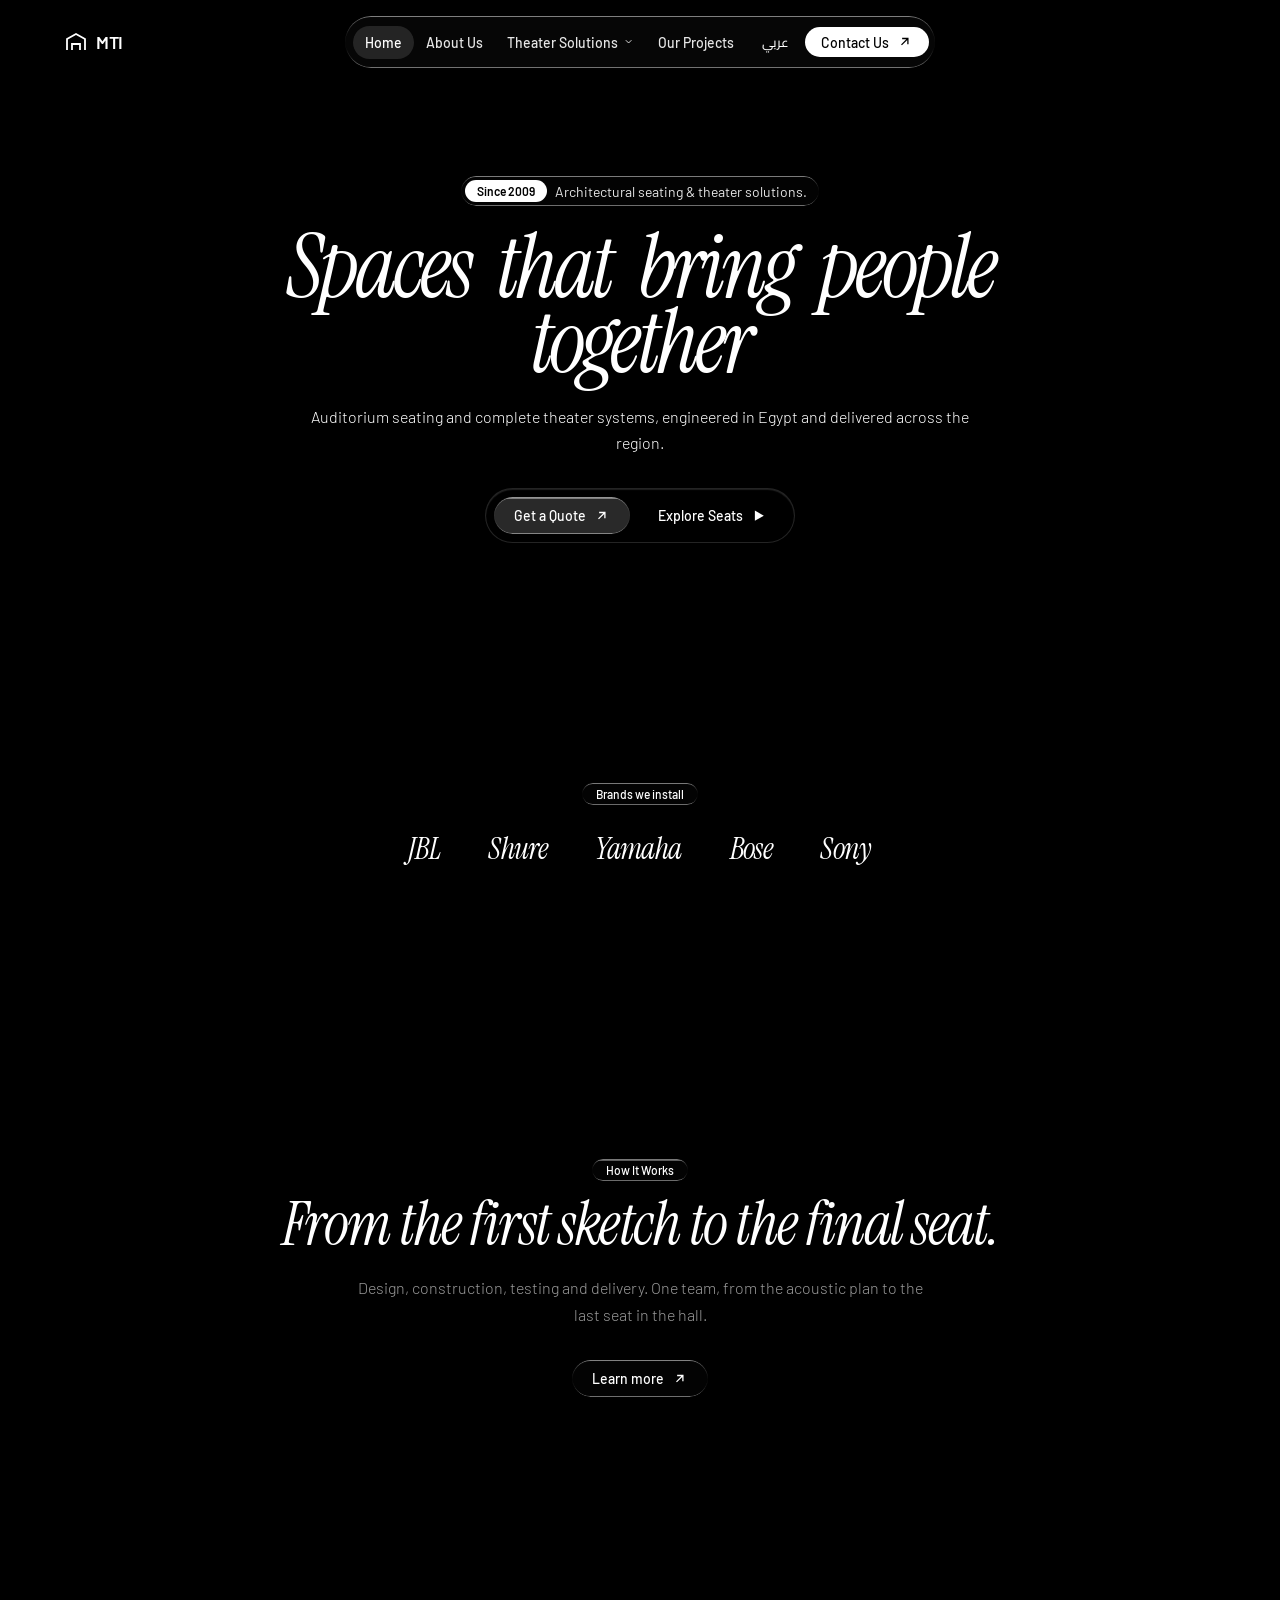
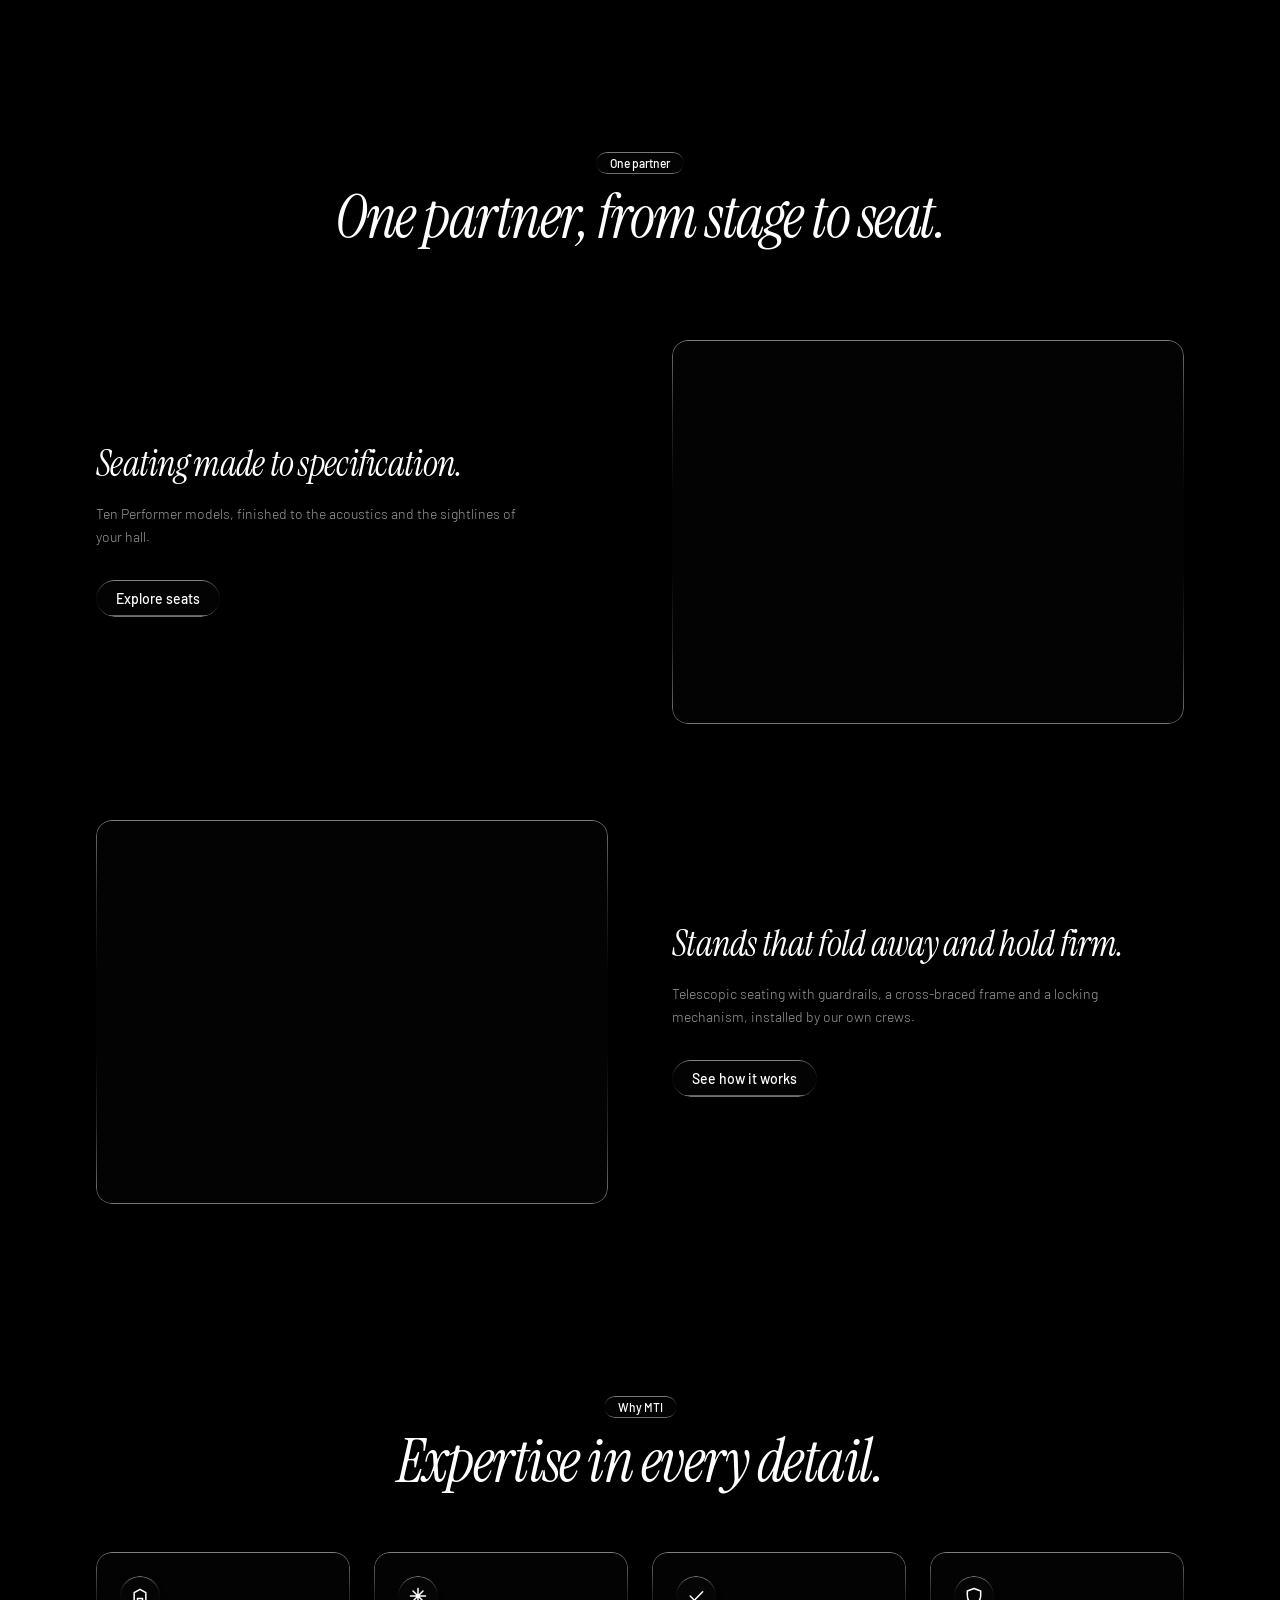
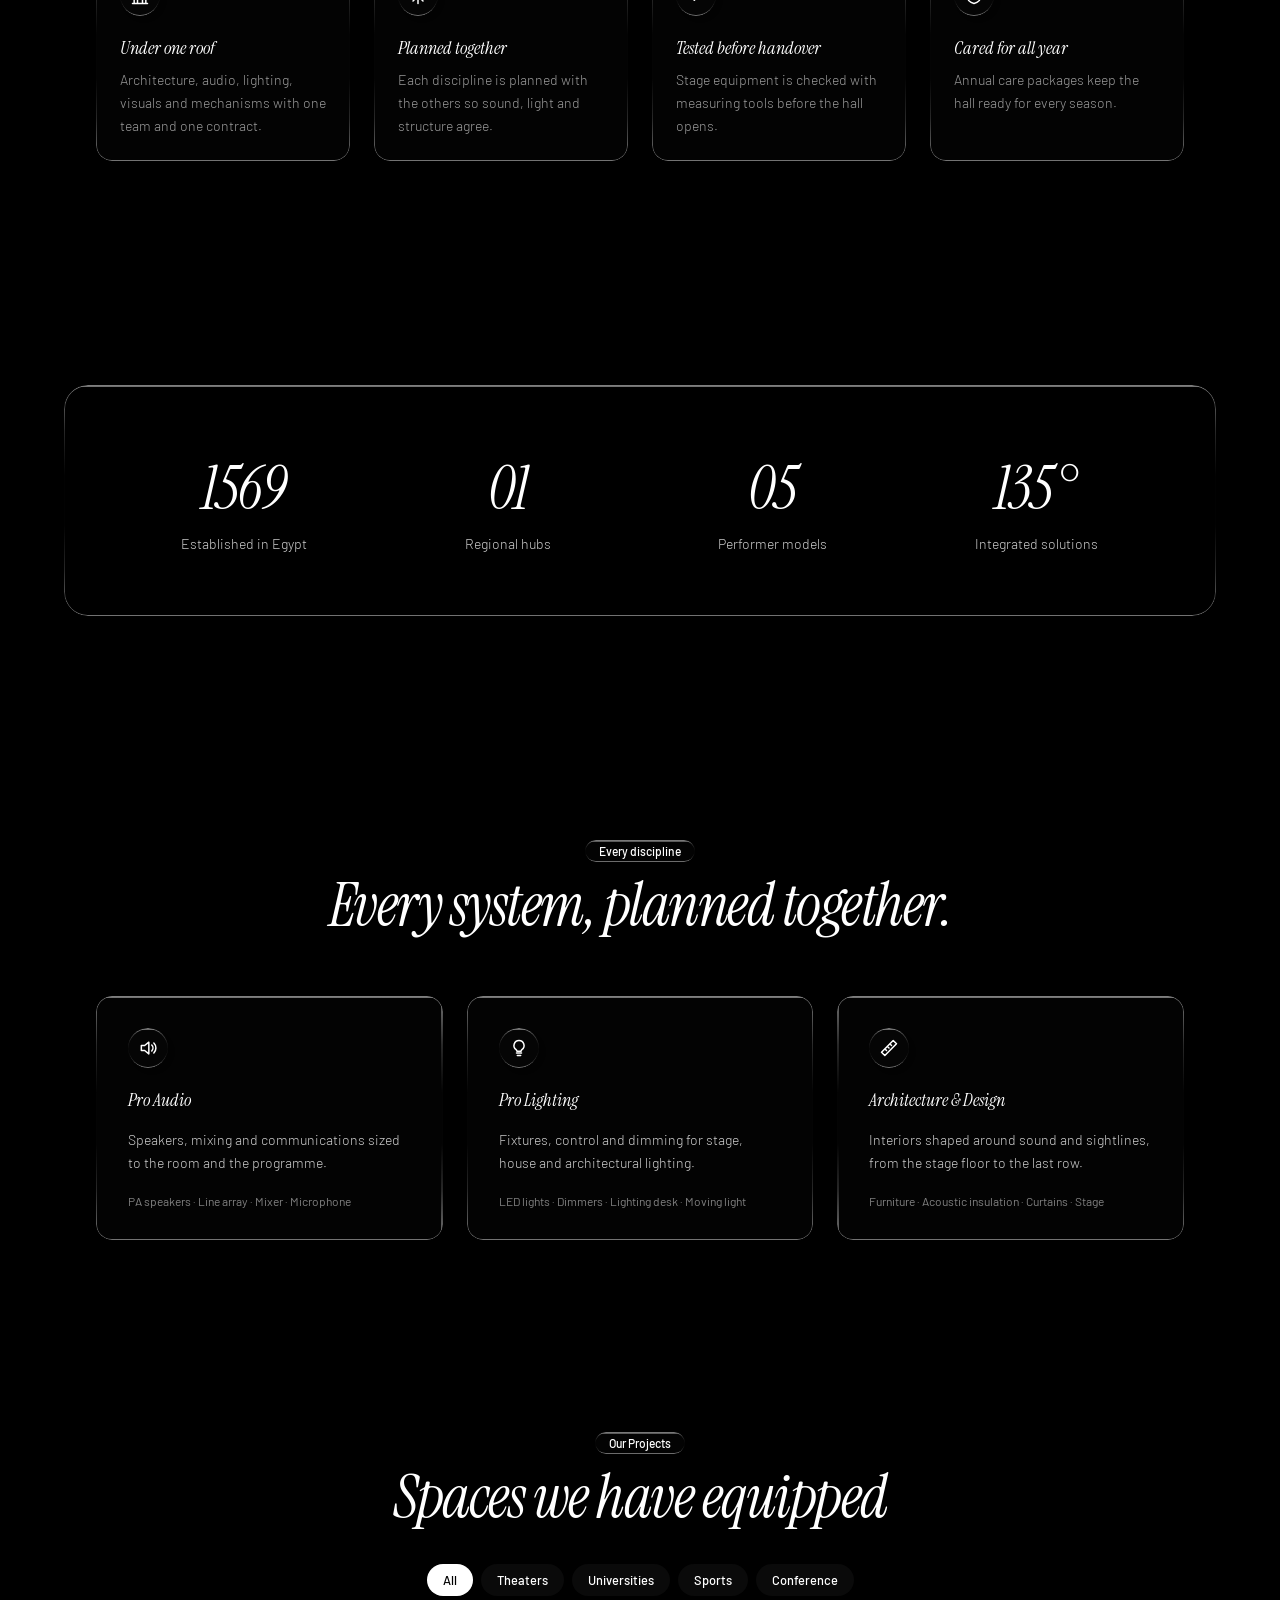
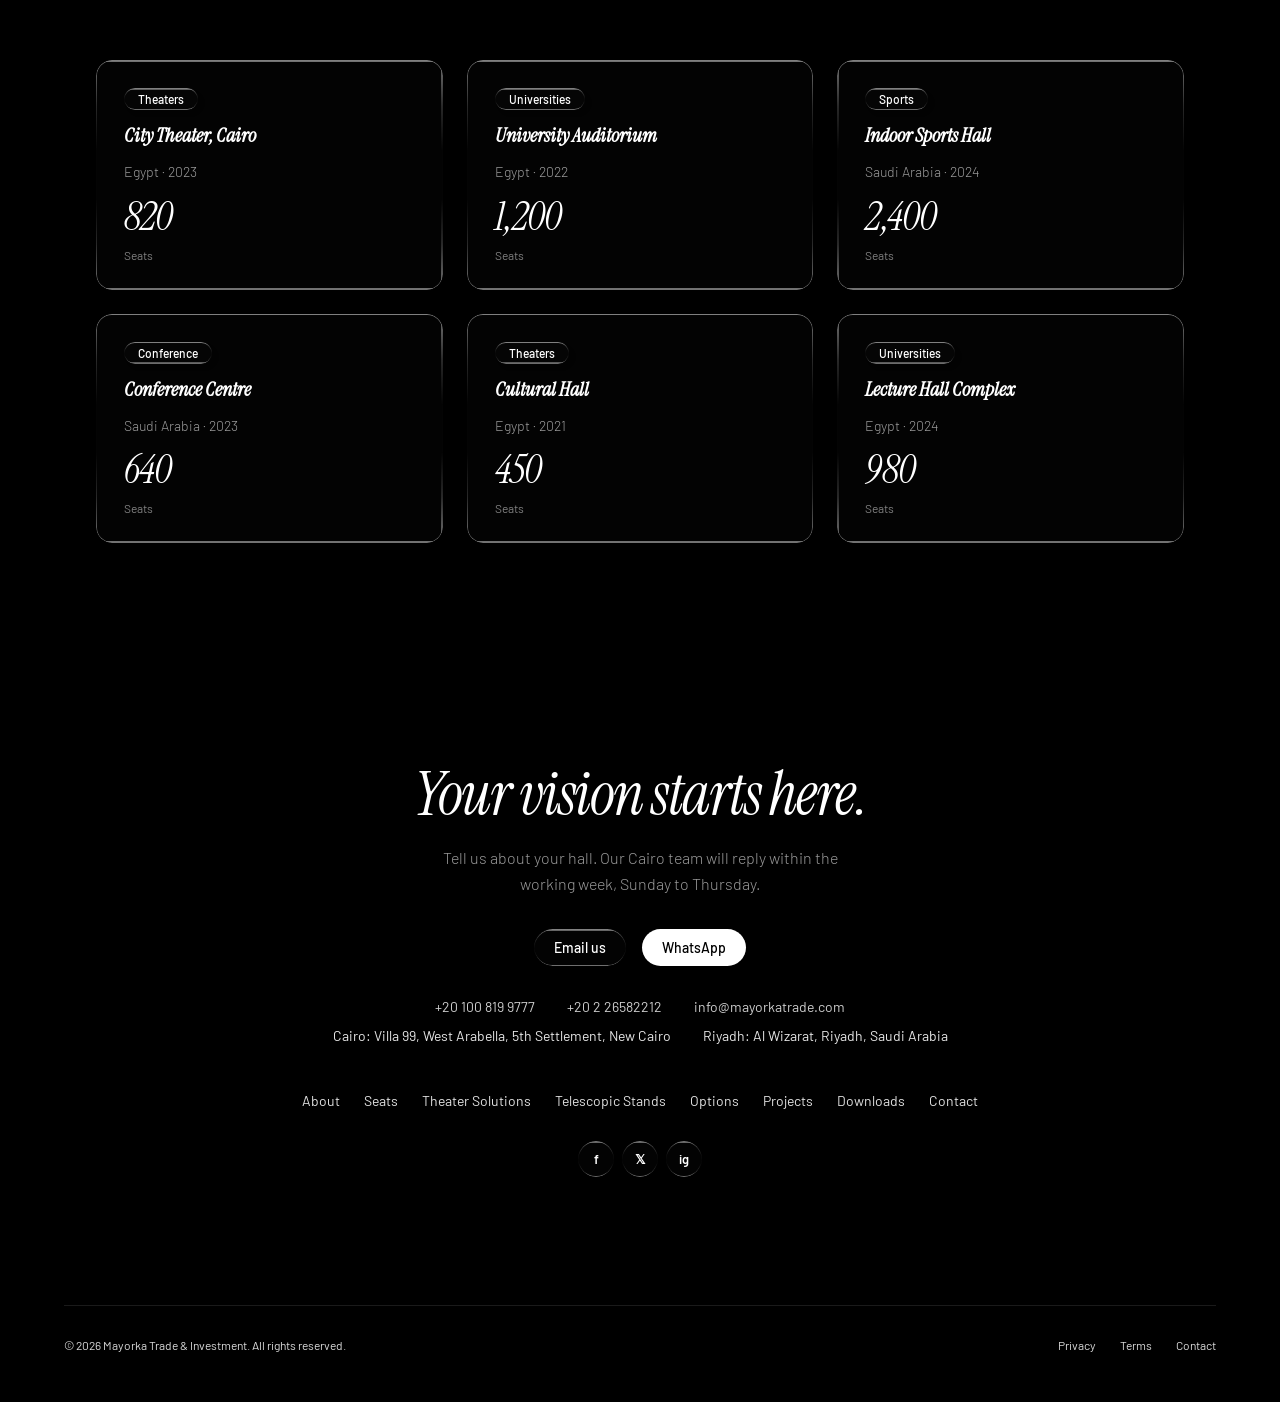
<file: index.html>
<!doctype html>
<html lang="en" dir="ltr">
<head>
<meta charset="utf-8">
<meta name="viewport" content="width=device-width,initial-scale=1,viewport-fit=cover">
<script src="theme.js"></script>
<title>MTI | Mayorka Trade & Investment</title>
<link rel="preconnect" href="https://fonts.googleapis.com">
<link rel="preconnect" href="https://fonts.gstatic.com" crossorigin>
<link rel="stylesheet" href="https://fonts.googleapis.com/css2?family=Barlow:wght@300;400;500;600&family=Instrument+Serif:ital@0;1&family=Cairo:wght@300;400;500;600;700&display=swap">
<style>
:root{--bg:#000;--fg:#fff;--muted:rgba(255,255,255,.6);--serif:'Instrument Serif','Cairo',serif;--sans:'Barlow','Cairo',ui-sans-serif,sans-serif}
*{box-sizing:border-box;margin:0;padding:0}
html{scroll-behavior:smooth}
body{background:var(--bg);color:var(--fg);font-family:var(--sans);-webkit-font-smoothing:antialiased;min-height:100svh;overflow-x:hidden}
a{color:inherit;text-decoration:none}ul{list-style:none}
::selection{background:rgba(255,255,255,.25);color:#000}
:focus-visible{outline:3px solid rgba(255,255,255,.5);outline-offset:2px}
.serif{font-family:var(--serif);font-style:italic}
[dir=rtl] .serif{font-style:normal;font-weight:600}
/* liquid glass (identical to Prism) */
.lg,.lgs{background:rgba(255,255,255,.01);background-blend-mode:luminosity;backdrop-filter:blur(4px);-webkit-backdrop-filter:blur(4px);box-shadow:inset 0 1px 1px rgba(255,255,255,.1);position:relative;overflow:hidden}
.lgs{backdrop-filter:blur(50px);-webkit-backdrop-filter:blur(50px);box-shadow:4px 4px 4px rgba(0,0,0,.05),inset 0 1px 1px rgba(255,255,255,.15)}
.lg::before,.lgs::before{content:'';position:absolute;inset:0;border-radius:inherit;padding:1.4px;background:linear-gradient(180deg,rgba(255,255,255,.45),rgba(255,255,255,.15) 20%,rgba(255,255,255,0) 40%,rgba(255,255,255,0) 60%,rgba(255,255,255,.15) 80%,rgba(255,255,255,.45));-webkit-mask:linear-gradient(#fff 0 0) content-box,linear-gradient(#fff 0 0);-webkit-mask-composite:xor;mask-composite:exclude;pointer-events:none}
.rise{animation:rise .6s ease-out both}
.rs{animation:rs .6s ease-out both}
.wr{display:inline-block;animation:wr .7s ease-out both}
@keyframes rise{from{opacity:0;transform:translateY(20px)}to{opacity:1;transform:none}}
@keyframes rs{from{transform:translateY(20px)}to{transform:none}}
@keyframes wr{0%{transform:translateY(50px)}50%{transform:translateY(-5px)}100%{transform:none}}
@media(prefers-reduced-motion:reduce){.rise,.rs,.wr{animation:none}}
/* video backdrop */
.vb{position:absolute;inset:0;width:100%;height:100%;object-fit:cover;z-index:0}
.fb,.ft{position:absolute;inset-inline:0;height:200px;z-index:1;pointer-events:none}
.fb{bottom:0;background:linear-gradient(to top,#000,transparent)}
.ft{top:0;background:linear-gradient(to bottom,#000,transparent)}
.sec{position:relative;overflow:hidden}
.wrap{position:relative;z-index:2;max-width:72rem;margin-inline:auto}
.pad{padding:6rem 1.5rem}
@media(min-width:768px){.pad{padding-inline:4rem}}
@media(min-width:1024px){.pad{padding-inline:6rem}}
/* pieces */
.pill{display:inline-block;border-radius:999px;padding:.25rem .875rem;font-size:.75rem;font-weight:500}
.gbtn{display:inline-flex;align-items:center;justify-content:center;gap:.5rem;border-radius:999px;padding:.625rem 1.25rem;font:500 .875rem var(--sans);color:#fff;border:0;cursor:pointer;white-space:nowrap}
.btn{display:inline-flex;align-items:center;gap:.5rem;border-radius:999px;padding:.625rem 1.25rem;font:500 .875rem var(--sans);background:#fff;color:#000;border:0;cursor:pointer;white-space:nowrap}
.btn.sm{padding:.4rem 1rem}
.ghost{background:none;color:#fff}.ghost:hover{background:rgba(255,255,255,.1)}
h2.h{font-size:2.25rem;line-height:.9;letter-spacing:-.025em;font-weight:400}
@media(min-width:768px){h2.h{font-size:3rem}}@media(min-width:1024px){h2.h{font-size:3.75rem}}
.p{font-size:.875rem;line-height:1.65;font-weight:300;color:var(--muted)}
.ctr{display:flex;flex-direction:column;align-items:center;text-align:center}
svg{width:1.1em;height:1.1em;flex:none}[dir=rtl] .ar{transform:scaleX(-1)}
/* nav */
header{position:fixed;inset-inline:0;top:1rem;z-index:50;padding:0 1.5rem}
@media(min-width:1024px){header{padding:0 4rem}}
nav{display:flex;align-items:center;justify-content:space-between;gap:1rem}
@media(min-width:768px){nav{display:grid;grid-template-columns:1fr auto 1fr}}
.logo{display:flex;align-items:center;gap:.5rem;font-size:1.125rem;font-weight:600;letter-spacing:-.02em;justify-self:start}
.bar{display:flex;align-items:center;gap:.25rem;border-radius:999px;padding:.375rem}
.links{display:none}@media(min-width:768px){.links{display:flex}.bar{padding-inline-start:.5rem}}
.links a{padding:.5rem .75rem;font-size:.875rem;font-weight:500;color:rgba(255,255,255,.9)}.links a:hover{color:#fff}
.lang{background:none;border:0;color:#fff;font:500 .8rem var(--sans);padding:.5rem .75rem;cursor:pointer;border-radius:999px}.lang:hover{background:rgba(255,255,255,.1)}
/* hero */
#home{min-height:100svh;display:flex;flex-direction:column}
.hin{position:relative;z-index:10;flex:1;display:flex;flex-direction:column;align-items:center;text-align:center;padding:9rem 1.5rem 0}
@media(min-width:768px){.hin{padding-top:11rem}}
.hin h1{margin-top:1.5rem;max-width:48rem;font-size:3.75rem;line-height:.85;letter-spacing:-2px;font-weight:400}
[dir=rtl] .hin h1{line-height:1.05;letter-spacing:0}
@media(min-width:768px){.hin h1{font-size:4.5rem}}@media(min-width:1024px){.hin h1{font-size:5.5rem;letter-spacing:-4px}[dir=rtl] .hin h1{letter-spacing:0}}
h1 span.w{display:inline-flex;flex-wrap:wrap;justify-content:center;gap:0 .3em}
.part{margin-top:auto;padding:4rem 0 2rem;gap:1.5rem}
.part ul{display:flex;flex-wrap:wrap;justify-content:center;gap:1rem 3rem}
.part li{font-size:1.5rem;letter-spacing:-.02em}@media(min-width:768px){.part li{font-size:1.875rem}}
/* process */
#process{min-height:700px;display:flex;align-items:center;padding:8rem 1.5rem}
/* features */
.row{display:flex;flex-direction:column;align-items:center;gap:2.5rem;margin-top:4rem}
@media(min-width:1024px){.row{flex-direction:row;gap:4rem;margin-top:6rem}.row.rev{flex-direction:row-reverse}}
.row>*{flex:1}.row h3{font-size:1.875rem;line-height:.95;letter-spacing:-.02em;font-weight:400}
@media(min-width:768px){.row h3{font-size:2.25rem}}
.media{position:relative;aspect-ratio:4/3;width:100%;border-radius:1rem;overflow:hidden}
/* grids */
.g{display:grid;gap:1.5rem;margin-top:4rem;grid-template-columns:1fr}
@media(min-width:768px){.g.b{grid-template-columns:repeat(2,1fr)}.g.t{grid-template-columns:repeat(3,1fr)}}
@media(min-width:1024px){.g.b{grid-template-columns:repeat(4,1fr)}}
.card{border-radius:1rem;padding:1.5rem}
.ico{display:flex;width:2.5rem;height:2.5rem;border-radius:50%;align-items:center;justify-content:center}
.card h3{margin-top:1.5rem;font-size:1.125rem;font-weight:400}.card .p{margin-top:.5rem}
.tag{display:block;margin-top:1.25rem;font-size:.75rem;color:rgba(255,255,255,.5)}
/* stats */
#stats{padding:8rem 1.5rem}
dl{border-radius:1.5rem;padding:3rem;display:grid;grid-template-columns:repeat(2,1fr);gap:2rem;text-align:center}
@media(min-width:768px){dl{padding:4rem}}@media(min-width:1024px){dl{grid-template-columns:repeat(4,1fr)}}
dl div{display:flex;flex-direction:column;gap:.5rem}dt{order:2;font-size:.875rem;font-weight:300;color:var(--muted)}
dd{font-size:2.25rem;letter-spacing:-.02em;font-variant-numeric:tabular-nums}@media(min-width:768px){dd{font-size:3rem}}@media(min-width:1024px){dd{font-size:3.75rem}}
/* cta + footer */
#contact{padding:8rem 1.5rem 2rem}
.cl{display:flex;flex-wrap:wrap;justify-content:center;gap:.75rem 2rem;margin-top:2rem;font-size:.875rem;color:rgba(255,255,255,.8)}
footer{margin-top:8rem;display:flex;flex-direction:column;align-items:center;justify-content:space-between;gap:1rem;border-top:1px solid rgba(255,255,255,.1);padding-top:2rem;font-size:.75rem;color:rgba(255,255,255,.4)}
@media(min-width:640px){footer{flex-direction:row}}
footer nav{display:flex;gap:1.5rem}footer a:hover{color:#fff}

.chips{display:flex;flex-wrap:wrap;justify-content:center;gap:.5rem;margin-top:2.5rem}
.chip{border:0;color:#fff;font:500 .8rem var(--sans);padding:.5rem 1rem;border-radius:999px;cursor:pointer;background:rgba(255,255,255,.04)}
.chip.on{background:#fff;color:#000}
.pc{display:flex;flex-direction:column;gap:.75rem;padding:1.75rem}
.pc[hidden]{display:none}
.pc .n{font-size:2.5rem;letter-spacing:-.02em;line-height:1}
.pc h3{margin:0;font-size:1.25rem}
.soc{display:flex;gap:.5rem;justify-content:center;margin-top:2rem}
.soc a{width:2.25rem;height:2.25rem;border-radius:50%;display:flex;align-items:center;justify-content:center;font-size:.8rem;font-weight:600}
.modal{position:fixed;inset:0;z-index:100;display:none;align-items:center;justify-content:center;padding:1.5rem;background:rgba(0,0,0,.7)}
.modal.on{display:flex}
.box{width:100%;max-width:32rem;border-radius:1.5rem;padding:2rem;background:rgba(10,10,10,.92);position:relative}
.box h3{font-size:1.75rem;font-weight:400;margin-bottom:1rem}.box h4{font-size:.95rem;font-weight:600;margin-top:1.25rem}
.box .p{margin-top:.4rem;color:rgba(255,255,255,.7)}.box .note{margin-top:1.5rem;font-size:.75rem;color:rgba(255,255,255,.4)}
.box button.x{position:absolute;top:1rem;inset-inline-end:1rem;background:none;border:0;color:#fff;font-size:1.25rem;cursor:pointer}
[dir=rtl]{--sans:'Cairo','Barlow',sans-serif}
.pgs{display:flex;flex-wrap:wrap;justify-content:center;gap:.5rem 1.5rem;margin-top:3rem;font-size:.875rem;color:rgba(255,255,255,.7)}.pgs a:hover{color:#fff}
.tabs{display:flex;flex-wrap:wrap;justify-content:center;gap:.5rem;margin-top:2.5rem}.tb{border:0;color:#fff;font:500 .8rem var(--sans);padding:.5rem 1rem;border-radius:999px;cursor:pointer;background:rgba(255,255,255,.04)}.tb.on{background:#fff;color:#000}
.pnl{margin:2rem auto 0;max-width:40rem;padding:2rem;border-radius:1.5rem}.pnl[hidden]{display:none}.pnl ul{margin-top:1.25rem;display:flex;flex-direction:column;gap:.6rem}.pnl li{font-size:.9rem;color:rgba(255,255,255,.85);display:flex;gap:.6rem}.pnl li::before{content:"✓";color:#fff}
.chs{display:flex;flex-wrap:wrap;gap:.5rem;margin-top:1.25rem}.chs .pill{font-weight:400;color:rgba(255,255,255,.85)}
.spec{margin-top:.25rem;display:grid;grid-template-columns:auto 1fr;gap:.35rem 1rem;font-size:.8rem}.spec dt{order:0;color:rgba(255,255,255,.5);font-size:.8rem}.spec dd{font-size:.8rem;letter-spacing:0;font-family:var(--sans);text-align:start}
.cr{display:flex;gap:2rem;align-items:flex-start;flex-wrap:wrap;margin-top:1rem}
.bar.lg{overflow:visible}.links .nl{display:inline-flex;align-items:center;gap:.3rem;border-radius:999px}.links .nl.on{background:rgba(255,255,255,.12);color:#fff}.links .nl:hover{background:rgba(255,255,255,.08)}
.has-dd{position:relative;display:flex}.dd{position:absolute;top:100%;inset-inline-start:0;padding-top:.6rem;display:none;min-width:15rem;z-index:60}.dd-in{border-radius:1.25rem;padding:.4rem;background:rgba(8,8,8,.94)}
.has-dd:hover .dd,.has-dd:focus-within .dd{display:block}.links .dd a{display:block;padding:.6rem .9rem;border-radius:.75rem;font-size:.85rem;color:rgba(255,255,255,.85)}.links .dd a:hover{background:rgba(255,255,255,.1);color:#fff}
.bg{display:inline-flex;padding:.4rem .6rem}@media(min-width:768px){.bg{display:none}}
.mnav{display:none;margin-top:.75rem;border-radius:1.5rem;padding:.5rem;flex-direction:column;background:rgba(8,8,8,.94)}.mnav.on{display:flex}@media(min-width:768px){.mnav{display:none!important}}
.mnav a{padding:.7rem 1rem;border-radius:999px;font-size:.9rem;font-weight:500}.mnav a.on{background:rgba(255,255,255,.12)}.mnav a.sub{padding-inline-start:2rem;font-size:.8rem;color:rgba(255,255,255,.7);font-weight:400}
.scrim{position:fixed;inset:0;z-index:80;background:rgba(0,0,0,.6);opacity:0;pointer-events:none;transition:opacity .3s}.scrim.on{opacity:1;pointer-events:auto}
.panel{position:fixed;top:0;bottom:0;inset-inline-end:0;width:min(28rem,100%);z-index:90;overflow-y:auto;background:rgba(8,8,8,.97);padding:1.5rem;border-inline-start:1px solid rgba(255,255,255,.15);transform:translateX(100%);transition:transform .35s ease}
[dir=rtl] .panel{transform:translateX(-100%)}.panel.on,[dir=rtl] .panel.on{transform:none}
.ph{display:flex;justify-content:space-between;align-items:flex-start;gap:1rem;margin-bottom:1.5rem}.pe{font-size:.75rem;color:rgba(255,255,255,.5)}.ph h3{font-size:2rem;font-weight:400;margin-top:.25rem}
.xb{background:none;border:0;color:#fff;font-size:1.5rem;line-height:1;cursor:pointer;padding:.25rem .5rem;border-radius:999px}.xb:hover{background:rgba(255,255,255,.1)}
.pimg{aspect-ratio:4/3;border-radius:1rem;background:rgba(255,255,255,.04);padding:2rem;margin-bottom:1.25rem}.pimg svg,.cimg svg{width:100%;height:100%}
.cimg{aspect-ratio:16/10;border-radius:.75rem;background:rgba(255,255,255,.04);padding:1rem;margin-bottom:.5rem}
.prow{display:flex;justify-content:space-between;gap:1rem;padding:.75rem 0;border-bottom:1px solid rgba(255,255,255,.1);font-size:.875rem}.prow b{font-weight:500;color:rgba(255,255,255,.55)}
.pbt{display:flex;flex-wrap:wrap;gap:.75rem;margin-top:1.5rem}
.pcard,.pc{cursor:pointer;transition:background .2s}.pcard:hover,.pc:hover{background:rgba(255,255,255,.04)}.hid{display:none!important}
.lmw{display:flex;flex-direction:column;align-items:center;gap:1rem;margin-top:3rem}
.lbx{position:fixed;inset:0;z-index:100;display:none;align-items:center;justify-content:center;padding:1.5rem;background:rgba(0,0,0,.8)}.lbx.on{display:flex}
.lbb{width:100%;max-width:56rem;border-radius:1.5rem;padding:1rem;position:relative;background:rgba(10,10,10,.96)}.lbb .xb{position:absolute;top:1.5rem;inset-inline-end:1.5rem;z-index:3;background:rgba(0,0,0,.5)}
.art{aspect-ratio:16/9;border-radius:1rem;overflow:hidden}.art svg{width:100%;height:100%;display:block}.cap{padding:1.25rem .75rem .5rem}.cap b{font-size:1.5rem;font-weight:400}.cap p{margin-top:.5rem}
</style>
<script>document.documentElement.classList.add("js")</script>
<style id="mti-smooth">/* ===== MTI smooth layer ===== */
:root{--ease:cubic-bezier(.22,1,.36,1)}
@keyframes mtiIn{from{opacity:0}to{opacity:1}}
@keyframes mtiUp{from{opacity:0;transform:translateY(16px)}to{opacity:1;transform:none}}
@keyframes mtiPop{from{opacity:0;transform:translateY(12px) scale(.98)}to{opacity:1;transform:none}}
/* page enter / leave */
body{animation:mtiIn .5s ease both}
html.leaving body{opacity:0;transition:opacity .26s ease}
main{transition:opacity .2s ease}main.lswap{opacity:0}
/* scroll reveal (replaces the fire-on-load .rise) */
html.js .rise{animation:none;opacity:0;transform:translateY(28px);transition:opacity .9s var(--ease),transform .9s var(--ease),background-color .3s ease,border-color .3s ease}
html.js .rise.in{opacity:1;transform:none}
html.js .rise.done{transition:transform .4s var(--ease),opacity .4s ease,background-color .3s ease,border-color .3s ease}
html.js .rise.done.pcard:hover,html.js .rise.done.pc:hover{transform:translateY(-4px)}
/* background videos fade in instead of popping */
html.js .vb{opacity:0;transition:opacity 1.2s ease}html.js .vb.ready{opacity:1}
/* nav dropdown + mobile menu */
.dd{display:block;opacity:0;visibility:hidden;transform:translateY(8px);transition:opacity .25s var(--ease),transform .25s var(--ease),visibility 0s linear .25s}
.has-dd:hover .dd,.has-dd:focus-within .dd{opacity:1;visibility:visible;transform:none;transition-delay:0s}
.links .nl svg{transition:transform .25s var(--ease)}.has-dd:hover .nl svg{transform:rotate(180deg)}
.mnav.on{animation:mtiPop .3s var(--ease)}
/* buttons, chips, links */
.btn,.gbtn,.chip,.tb,.lang,.links a,.mnav a,.dd a,.pgs a,footer a,.xb,.soc a{transition:color .25s ease,background-color .25s ease,border-color .25s ease,transform .25s var(--ease),opacity .25s ease}
.btn:hover,.gbtn:hover{transform:translateY(-1px)}.btn:active,.gbtn:active{transform:none}
.chip:hover:not(.on),.tb:hover:not(.on){background:rgba(255,255,255,.1)}
/* modal / lightbox / panel / tab + filter swaps */
.modal.on,.lbx.on{animation:mtiIn .25s ease}
.modal.on .box,.lbx.on .lbb{animation:mtiPop .35s var(--ease)}
.pc.swap,.pnl.swap{animation:mtiUp .5s var(--ease) both}
.pnl:not([hidden]){animation:mtiUp .5s var(--ease) both}
@media(prefers-reduced-motion:reduce){body{animation:none}html.js .rise{opacity:1;transform:none;transition:none}html.js .vb{opacity:1;transition:none}.pnl:not([hidden]),.pc.swap{animation:none}.dd{transition:none}}
/* footer video: dimmed + softened so the text stays readable */
#cta .vb,#contact .vb{filter:brightness(.55) blur(2px);transform:scale(1.05)}

/* icons */
.ico svg{width:1.25rem;height:1.25rem;stroke-linecap:round;stroke-linejoin:round}
.ico{transition:background-color .3s ease,transform .4s var(--ease)}
.card:hover .ico,.pnl:hover>.ico{background:rgba(255,255,255,.1);transform:scale(1.06)}
.ico+h3[style*="margin:0"]{margin-top:1.25rem!important}
.ico+h3{margin-top:1.25rem}
.pnl>.ico+h3{margin-top:1rem}
.tb{display:inline-flex;align-items:center;gap:.5rem}.tb svg{width:1rem;height:1rem;stroke-width:1.8;stroke-linecap:round;stroke-linejoin:round}
.card a[dir=ltr] svg{width:1rem;height:1rem;stroke-width:1.8;stroke-linecap:round;stroke-linejoin:round}
.card div svg{width:1rem;height:1rem;stroke-linecap:round;stroke-linejoin:round}

/* hero buttons: dark glass capsule so they stay legible on any video frame */
#home .hbtns{gap:.5rem!important;padding:.5rem;border-radius:999px;background:rgba(0,0,0,.45);-webkit-backdrop-filter:blur(24px);backdrop-filter:blur(24px);border:1px solid rgba(255,255,255,.14);box-shadow:inset 0 1px 1px rgba(255,255,255,.12),0 8px 30px rgba(0,0,0,.25)}
#home .hbtns .gbtn.lgs{background:rgba(255,255,255,.16)}
#home .hbtns .ghost:hover{background:rgba(255,255,255,.12)}
@media(max-width:520px){#home .hbtns{border-radius:1.5rem;flex-direction:column;align-items:stretch}#home .hbtns .gbtn{justify-content:center}}
</style>
<link rel="stylesheet" href="theme.css">
</head>
<body>
<header>
  <nav>
    <a href="index.html" class="logo" aria-label="MTI"><svg viewBox="0 0 24 24" fill="none" stroke="currentColor" stroke-width="1.8" style="width:1.5rem;height:1.5rem"><path d="M3 20V9l9-5 9 5v11M8 20v-6h8v6"/></svg>MTI</a>
    <div class="lg bar">
      <div class="links"><a href="index.html" class="nl on" data-en="Home" data-ar="الرئيسية">Home</a><a href="about.html" class="nl" data-en="About Us" data-ar="من نحن">About Us</a><div class="has-dd"><a href="theater.html" class="nl" aria-haspopup="true"><span data-en="Theater Solutions" data-ar="حلول المسارح">Theater Solutions</span><svg viewBox="0 0 24 24" fill="none" stroke="currentColor" stroke-width="2" style="width:.8em;height:.8em"><path d="m6 9 6 6 6-6"/></svg></a><div class="dd" role="menu"><div class="dd-in lgs"><a href="theater.html#svc-arch" role="menuitem" data-en="Architecture &amp; Design" data-ar="العمارة والتصميم">Architecture &amp; Design</a><a href="theater.html#svc-audio" role="menuitem" data-en="Pro Audio" data-ar="الصوتيات الاحترافية">Pro Audio</a><a href="theater.html#svc-light" role="menuitem" data-en="Pro Lighting" data-ar="الإضاءة الاحترافية">Pro Lighting</a><a href="theater.html#svc-visual" role="menuitem" data-en="Visual &amp; Effects" data-ar="المؤثرات البصرية">Visual &amp; Effects</a><a href="theater.html#svc-mech" role="menuitem" data-en="Mechanism" data-ar="الميكانيزم">Mechanism</a><a href="theater.html#svc-care" role="menuitem" data-en="Annual Care Packages" data-ar="باقات الصيانة السنوية">Annual Care Packages</a></div></div></div><a href="projects.html" class="nl" data-en="Our Projects" data-ar="مشاريعنا">Our Projects</a></div>
      <button class="lang" id="lang" aria-label="Switch language">عربي</button>
      <a href="contact.html" class="btn sm"><span data-en="Contact Us" data-ar="تواصل معنا">Contact Us</span><svg class="ar" viewBox="0 0 24 24" fill="none" stroke="currentColor" stroke-width="2"><path d="M7 17 17 7M8 7h9v9"/></svg></a>
      <button class="lang bg" id="bg" aria-label="Menu" aria-expanded="false"><svg viewBox="0 0 24 24" fill="none" stroke="currentColor" stroke-width="2" style="width:1.25rem;height:1.25rem"><path d="M4 7h16M4 12h16M4 17h16"/></svg></button>
    </div>
  </nav>
  <div class="mnav lg" id="mnav"><a href="index.html" class="m on" data-en="Home" data-ar="الرئيسية">Home</a><a href="about.html" class="m" data-en="About Us" data-ar="من نحن">About Us</a><a href="theater.html" class="m" data-en="Theater Solutions" data-ar="حلول المسارح">Theater Solutions</a><a class="sub" href="theater.html#svc-arch" data-en="Architecture &amp; Design" data-ar="العمارة والتصميم">Architecture &amp; Design</a><a class="sub" href="theater.html#svc-audio" data-en="Pro Audio" data-ar="الصوتيات الاحترافية">Pro Audio</a><a class="sub" href="theater.html#svc-light" data-en="Pro Lighting" data-ar="الإضاءة الاحترافية">Pro Lighting</a><a class="sub" href="theater.html#svc-visual" data-en="Visual &amp; Effects" data-ar="المؤثرات البصرية">Visual &amp; Effects</a><a class="sub" href="theater.html#svc-mech" data-en="Mechanism" data-ar="الميكانيزم">Mechanism</a><a class="sub" href="theater.html#svc-care" data-en="Annual Care Packages" data-ar="باقات الصيانة السنوية">Annual Care Packages</a><a href="projects.html" class="m" data-en="Our Projects" data-ar="مشاريعنا">Our Projects</a><a href="contact.html" class="m" data-en="Contact Us" data-ar="تواصل معنا">Contact Us</a></div>
</header>
<script>(function(){var b=document.getElementById("bg"),m=document.getElementById("mnav");b.addEventListener("click",function(){var o=m.classList.toggle("on");b.setAttribute("aria-expanded",o)});m.addEventListener("click",function(e){if(e.target.tagName==="A")m.classList.remove("on")})})()</script>





<main>
<!-- HERO: Prism hero with the footer (cta) video instead of hero.mp4 -->
<section id="home" class="sec">
  <video class="vb" src="cta.mp4" autoplay loop muted playsinline aria-hidden="true" tabindex="-1"></video>
  <div class="fb"></div>
  <div aria-hidden="true" style="position:absolute;inset:0;z-index:0;background:rgba(0,0,0,.05)"></div>
  <div class="hin">
    <p class="rise lg" style="border-radius:999px;font-size:.875rem;padding:.25rem .75rem .25rem .25rem;display:flex;align-items:center;gap:.5rem;color:rgba(255,255,255,.9)">
      <span style="background:#fff;color:#000;border-radius:999px;padding:.25rem .75rem;font-size:.75rem;font-weight:600" data-en="Since 2009" data-ar="منذ 2009">Since 2009</span>
      <span data-en="Architectural seating &amp; theater solutions." data-ar="مقاعد معمارية وحلول المسارح.">Architectural seating &amp; theater solutions.</span>
    </p>
    <h1 class="serif" id="h1" data-en="Spaces that bring people together" data-ar="مساحات تجمع الناس"></h1>
    <p class="rs p" style="margin-top:1.5rem;max-width:42rem;color:#fff;font-size:1rem;animation-delay:.8s" data-en="Auditorium seating and complete theater systems, engineered in Egypt and delivered across the region." data-ar="مقاعد قاعات وأنظمة مسارح متكاملة، تُصمَّم في مصر وتُنفَّذ في المنطقة."></p>
    <div class="rise hbtns" style="margin-top:2rem;display:flex;flex-wrap:wrap;gap:1.5rem;justify-content:center;animation-delay:1.1s">
      <a href="#contact" class="gbtn lgs"><span data-en="Get a Quote" data-ar="اطلب عرض سعر">Get a Quote</span><svg class="ar" viewBox="0 0 24 24" fill="none" stroke="currentColor" stroke-width="2"><path d="M7 17 17 7M8 7h9v9"/></svg></a>
      <a href="seats.html" class="gbtn ghost"><span data-en="Explore Seats" data-ar="استكشف المقاعد">Explore Seats</span><svg viewBox="0 0 24 24" fill="currentColor"><path d="M6 4l14 8-14 8z"/></svg></a>
    </div>
    <div class="rise ctr part">
      <span class="lg pill" data-en="Brands we install" data-ar="العلامات التي نركّبها">Brands we install</span>
      <ul><li class="serif">JBL</li><li class="serif">Shure</li><li class="serif">Yamaha</li><li class="serif">Bose</li><li class="serif">Sony</li></ul>
    </div>
  </div>
</section>

<!-- PROCESS -->
<section id="process" class="sec">
  <video class="vb" src="process.mp4" autoplay loop muted playsinline aria-hidden="true" tabindex="-1"></video>
  <div class="ft"></div><div class="fb"></div>
  <div class="wrap rise ctr" style="max-width:48rem;min-height:500px;justify-content:center">
    <span class="lg pill" style="margin-bottom:1rem" data-en="How It Works" data-ar="آلية العمل">How It Works</span>
    <h2 class="h serif" data-en="From the first sketch to the final seat." data-ar="من أول فكرة إلى آخر مقعد."></h2>
    <p class="p" style="margin-top:1.5rem;max-width:36rem;font-size:1rem" data-en="Design, construction, testing and delivery. One team, from the acoustic plan to the last seat in the hall." data-ar="التصميم والإنشاء والاختبار والتسليم. فريق واحد من الخطة الصوتية حتى آخر مقعد في القاعة."></p>
    <a href="theater.html" class="gbtn lgs" style="margin-top:2rem"><span data-en="Learn more" data-ar="اعرف المزيد">Learn more</span><svg class="ar" viewBox="0 0 24 24" fill="none" stroke="currentColor" stroke-width="2"><path d="M7 17 17 7M8 7h9v9"/></svg></a>
  </div>
</section>

<!-- FEATURES (two rows with looping media) -->
<section id="services" class="pad">
  <div class="wrap">
    <div class="rise ctr"><span class="lg pill" style="margin-bottom:1rem" data-en="One partner" data-ar="شريك واحد">One partner</span>
    <h2 class="h serif" data-en="One partner, from stage to seat." data-ar="شريك واحد، من المسرح إلى المقعد."></h2></div>
    <article class="row rise">
      <div><h3 class="serif" data-en="Seating made to specification." data-ar="مقاعد مصنوعة وفق المواصفات."></h3>
      <p class="p" style="margin-top:1.25rem;max-width:28rem" data-en="Ten Performer models, finished to the acoustics and the sightlines of your hall." data-ar="عشرة موديلات من Performer، بتشطيبات تناسب صوتيات قاعتك وزوايا الرؤية فيها."></p>
      <a href="seats.html" class="gbtn lgs" style="margin-top:2rem"><span data-en="Explore seats" data-ar="استكشف المقاعد">Explore seats</span></a></div>
      <div class="media lg"><video class="vb" src="stats.mp4" autoplay loop muted playsinline aria-hidden="true" tabindex="-1"></video></div>
    </article>
    <article class="row rev rise" style="animation-delay:.15s">
      <div><h3 class="serif" data-en="Stands that fold away and hold firm." data-ar="مدرجات تُطوى وتثبت بقوة."></h3>
      <p class="p" style="margin-top:1.25rem;max-width:28rem" data-en="Telescopic seating with guardrails, a cross-braced frame and a locking mechanism, installed by our own crews." data-ar="مدرجات قابلة للطي بحواجز وهيكل بتدعيم متقاطع وآلية تأمين، تُركَّب بواسطة فرقنا."></p>
      <a href="telescopic.html" class="gbtn lgs" style="margin-top:2rem"><span data-en="See how it works" data-ar="شاهد كيف تعمل">See how it works</span></a></div>
      <div class="media lg"><video class="vb" src="cta.mp4" autoplay loop muted playsinline aria-hidden="true" tabindex="-1"></video></div>
    </article>
  </div>
</section>

<!-- BENEFITS -->
<section id="about" class="pad">
  <div class="wrap">
    <div class="rise ctr"><span class="lg pill" style="margin-bottom:1rem" data-en="Why MTI" data-ar="لماذا MTI">Why MTI</span>
    <h2 class="h serif" data-en="Expertise in every detail." data-ar="خبرة في كل تفصيلة."></h2></div>
    <div class="g b">
      <article class="rise lg card"><span class="ico lgs"><svg viewBox="0 0 24 24" fill="none" stroke="currentColor" stroke-width="1.8"><path d="M3 21h18M5 21V8l7-4 7 4v13M9 21v-6h6v6"/></svg></span><h3 class="serif" data-en="Under one roof" data-ar="تحت سقف واحد"></h3><p class="p" data-en="Architecture, audio, lighting, visuals and mechanisms with one team and one contract." data-ar="العمارة والصوت والإضاءة والمؤثرات البصرية والميكانيزم بفريق واحد وعقد واحد."></p></article>
      <article class="rise lg card" style="animation-delay:.1s"><span class="ico lgs"><svg viewBox="0 0 24 24" fill="none" stroke="currentColor" stroke-width="1.8"><path d="M12 3v18M3 12h18M6 6l12 12M18 6 6 18"/></svg></span><h3 class="serif" data-en="Planned together" data-ar="تُخطَّط معًا"></h3><p class="p" data-en="Each discipline is planned with the others so sound, light and structure agree." data-ar="يُخطَّط كل تخصص مع الباقي ليتوافق الصوت والضوء والإنشاء."></p></article>
      <article class="rise lg card" style="animation-delay:.2s"><span class="ico lgs"><svg viewBox="0 0 24 24" fill="none" stroke="currentColor" stroke-width="1.8"><path d="m5 12 5 5L20 7"/></svg></span><h3 class="serif" data-en="Tested before handover" data-ar="تُختبر قبل التسليم"></h3><p class="p" data-en="Stage equipment is checked with measuring tools before the hall opens." data-ar="معدات المسرح تُفحص بأدوات قياس قبل افتتاح القاعة."></p></article>
      <article class="rise lg card" style="animation-delay:.3s"><span class="ico lgs"><svg viewBox="0 0 24 24" fill="none" stroke="currentColor" stroke-width="1.8"><path d="M12 3 4 6v6c0 5 3.5 8 8 9 4.5-1 8-4 8-9V6z"/></svg></span><h3 class="serif" data-en="Cared for all year" data-ar="رعاية طوال العام"></h3><p class="p" data-en="Annual care packages keep the hall ready for every season." data-ar="باقات الصيانة السنوية تُبقي القاعة جاهزة في كل موسم."></p></article>
    </div>
  </div>
</section>

<!-- STATS (desaturated video) -->
<section id="stats" class="sec">
  <video class="vb" style="filter:saturate(0)" src="stats.mp4" autoplay loop muted playsinline aria-hidden="true" tabindex="-1"></video>
  <div class="ft"></div>
  <dl class="rise lg wrap">
    <div><dt data-en="Established in Egypt" data-ar="تأسست في مصر">Established in Egypt</dt><dd class="serif">2009</dd></div>
    <div><dt data-en="Regional hubs" data-ar="مركزان إقليميان">Regional hubs</dt><dd class="serif">02</dd></div>
    <div><dt data-en="Performer models" data-ar="موديلات Performer">Performer models</dt><dd class="serif">10</dd></div>
    <div><dt data-en="Integrated solutions" data-ar="حلول متكاملة">Integrated solutions</dt><dd class="serif">360°</dd></div>
  </dl>
</section>

<!-- DISCIPLINES (replaces testimonials: real content, no invented quotes) -->
<section id="work" class="pad">
  <div class="wrap">
    <div class="rise ctr"><span class="lg pill" style="margin-bottom:1rem" data-en="Every discipline" data-ar="كل التخصصات">Every discipline</span>
    <h2 class="h serif" data-en="Every system, planned together." data-ar="كل الأنظمة، تُخطَّط معًا."></h2></div>
    <div class="g t">
      <figure class="rise lg card" style="padding:2rem"><span class="ico lgs"><svg viewBox="0 0 24 24" fill="none" stroke="currentColor" stroke-width="1.8" aria-hidden="true"><path d="M4 9v6h4l5 4V5L8 9zM16.5 8.5a5 5 0 0 1 0 7M19 6a8.5 8.5 0 0 1 0 12"/></svg></span><h3 class="serif" style="margin:0" data-en="Pro Audio" data-ar="الصوتيات الاحترافية"></h3><p class="p" style="margin-top:1rem;color:rgba(255,255,255,.8)" data-en="Speakers, mixing and communications sized to the room and the programme." data-ar="سماعات وميكسرات وأنظمة اتصال بحجم القاعة ونوع العروض."></p><span class="tag" data-en="PA speakers · Line array · Mixer · Microphone" data-ar="سماعات PA · لاين أراي · ميكسر · ميكروفون"></span></figure>
      <figure class="rise lg card" style="padding:2rem;animation-delay:.1s"><span class="ico lgs"><svg viewBox="0 0 24 24" fill="none" stroke="currentColor" stroke-width="1.8" aria-hidden="true"><path d="M9 18h6M10 21h4M12 3a6 6 0 0 0-3.5 10.9c.6.5 1 1.2 1 2.1h5c0-.9.4-1.6 1-2.1A6 6 0 0 0 12 3z"/></svg></span><h3 class="serif" style="margin:0" data-en="Pro Lighting" data-ar="الإضاءة الاحترافية"></h3><p class="p" style="margin-top:1rem;color:rgba(255,255,255,.8)" data-en="Fixtures, control and dimming for stage, house and architectural lighting." data-ar="وحدات إضاءة وتحكم ومخفّتات للمسرح والصالة والإضاءة المعمارية."></p><span class="tag" data-en="LED lights · Dimmers · Lighting desk · Moving light" data-ar="إضاءة LED · مخفّتات · وحدة تحكم · إضاءة متحركة"></span></figure>
      <figure class="rise lg card" style="padding:2rem;animation-delay:.2s"><span class="ico lgs"><svg viewBox="0 0 24 24" fill="none" stroke="currentColor" stroke-width="1.8" aria-hidden="true"><path d="M3 17 17 3l4 4L7 21zM7 13l2 2M10 10l2 2M13 7l2 2"/></svg></span><h3 class="serif" style="margin:0" data-en="Architecture &amp; Design" data-ar="العمارة والتصميم"></h3><p class="p" style="margin-top:1rem;color:rgba(255,255,255,.8)" data-en="Interiors shaped around sound and sightlines, from the stage floor to the last row." data-ar="تصميم داخلي مبني على الصوتيات وزوايا الرؤية، من أرضية المسرح إلى آخر صف."></p><span class="tag" data-en="Furniture · Acoustic insulation · Curtains · Stage" data-ar="أثاث · عزل صوتي · ستائر · خشبة المسرح"></span></figure>
    </div>
  </div>
</section>

<!-- PROJECTS -->
<section id="projects" class="pad">
  <div class="wrap">
    <div class="rise ctr"><span class="lg pill" style="margin-bottom:1rem" data-en="Our Projects" data-ar="مشاريعنا">Our Projects</span>
    <h2 class="h serif" data-en="Spaces we have equipped" data-ar="قاعات جهّزناها"></h2></div>
    <div class="chips" id="chips"><button class="chip on" data-chip="all" data-en="All" data-ar="الكل"></button><button class="chip" data-chip="theaters" data-en="Theaters" data-ar="المسارح"></button><button class="chip" data-chip="universities" data-en="Universities" data-ar="الجامعات"></button><button class="chip" data-chip="sports" data-en="Sports" data-ar="الرياضة"></button><button class="chip" data-chip="conference" data-en="Conference" data-ar="المؤتمرات"></button></div>
    <div class="g t" id="pgrid"><article class="rise lg pc" data-lb="0" tabindex="0" role="button" data-s="theaters"><span class="lgs pill" style="align-self:flex-start" data-en="Theaters" data-ar="المسارح"></span><h3 class="serif" data-en="City Theater, Cairo" data-ar="مسرح المدينة، القاهرة"></h3><p class="p" data-en="Egypt · 2023" data-ar="مصر · 2023"></p><div class="n serif" dir="ltr">820</div><span class="tag" style="margin:0" data-en="Seats" data-ar="مقعد"></span></article><article class="rise lg pc" data-lb="1" tabindex="0" role="button" data-s="universities"><span class="lgs pill" style="align-self:flex-start" data-en="Universities" data-ar="الجامعات"></span><h3 class="serif" data-en="University Auditorium" data-ar="قاعة جامعية"></h3><p class="p" data-en="Egypt · 2022" data-ar="مصر · 2022"></p><div class="n serif" dir="ltr">1,200</div><span class="tag" style="margin:0" data-en="Seats" data-ar="مقعد"></span></article><article class="rise lg pc" data-lb="2" tabindex="0" role="button" data-s="sports"><span class="lgs pill" style="align-self:flex-start" data-en="Sports" data-ar="الرياضة"></span><h3 class="serif" data-en="Indoor Sports Hall" data-ar="صالة رياضية مغطاة"></h3><p class="p" data-en="Saudi Arabia · 2024" data-ar="السعودية · 2024"></p><div class="n serif" dir="ltr">2,400</div><span class="tag" style="margin:0" data-en="Seats" data-ar="مقعد"></span></article><article class="rise lg pc" data-lb="3" tabindex="0" role="button" data-s="conference"><span class="lgs pill" style="align-self:flex-start" data-en="Conference" data-ar="المؤتمرات"></span><h3 class="serif" data-en="Conference Centre" data-ar="مركز مؤتمرات"></h3><p class="p" data-en="Saudi Arabia · 2023" data-ar="السعودية · 2023"></p><div class="n serif" dir="ltr">640</div><span class="tag" style="margin:0" data-en="Seats" data-ar="مقعد"></span></article><article class="rise lg pc" data-lb="4" tabindex="0" role="button" data-s="theaters"><span class="lgs pill" style="align-self:flex-start" data-en="Theaters" data-ar="المسارح"></span><h3 class="serif" data-en="Cultural Hall" data-ar="قاعة ثقافية"></h3><p class="p" data-en="Egypt · 2021" data-ar="مصر · 2021"></p><div class="n serif" dir="ltr">450</div><span class="tag" style="margin:0" data-en="Seats" data-ar="مقعد"></span></article><article class="rise lg pc" data-lb="5" tabindex="0" role="button" data-s="universities"><span class="lgs pill" style="align-self:flex-start" data-en="Universities" data-ar="الجامعات"></span><h3 class="serif" data-en="Lecture Hall Complex" data-ar="مجمع قاعات محاضرات"></h3><p class="p" data-en="Egypt · 2024" data-ar="مصر · 2024"></p><div class="n serif" dir="ltr">980</div><span class="tag" style="margin:0" data-en="Seats" data-ar="مقعد"></span></article></div>
  </div>
</section>

<!-- CTA + FOOTER on the footer video -->
<section id="contact" class="sec">
  <video class="vb" src="cta.mp4" autoplay loop muted playsinline aria-hidden="true" tabindex="-1"></video>
  <div class="ft"></div>
  <div class="wrap">
    <div class="rise ctr">
      <h2 class="h serif" style="max-width:48rem" data-en="Your vision starts here." data-ar="رؤيتك تبدأ من هنا."></h2>
      <p class="p" style="margin-top:1.5rem;max-width:28rem;font-size:1rem" data-en="Tell us about your hall. Our Cairo team will reply within the working week, Sunday to Thursday." data-ar="حدّثنا عن قاعتك. سيرد فريقنا في القاهرة خلال أسبوع العمل، من الأحد إلى الخميس."></p>
      <div style="margin-top:2rem;display:flex;flex-wrap:wrap;gap:1rem;justify-content:center">
        <a class="gbtn lgs" href="mailto:info@mayorkatrade.com" data-en="Email us" data-ar="راسلنا">Email us</a>
        <a class="btn" href="https://wa.me/201008199777" data-en="WhatsApp" data-ar="واتساب">WhatsApp</a>
      </div>
      <div class="cl"><span dir="ltr">+20 100 819 9777</span><span dir="ltr">+20 2 26582212</span><span dir="ltr">info@mayorkatrade.com</span></div>
      <div class="cl" style="margin-top:.75rem;color:rgba(255,255,255,.6)"><span data-en="Cairo: Villa 99, West Arabella, 5th Settlement, New Cairo" data-ar="القاهرة: فيلا 99، ويست أرابيلا، التجمع الخامس، القاهرة الجديدة"></span><span data-en="Riyadh: Al Wizarat, Riyadh, Saudi Arabia" data-ar="الرياض: الوزارات، الرياض، المملكة العربية السعودية"></span></div>
    </div>
    <nav class="pgs" aria-label="Pages"><a href="about.html" data-en="About" data-ar="من نحن">About</a><a href="seats.html" data-en="Seats" data-ar="المقاعد">Seats</a><a href="theater.html" data-en="Theater Solutions" data-ar="حلول المسارح">Theater Solutions</a><a href="telescopic.html" data-en="Telescopic Stands" data-ar="المدرجات القابلة للطي">Telescopic Stands</a><a href="options.html" data-en="Options" data-ar="الخيارات">Options</a><a href="projects.html" data-en="Projects" data-ar="المشاريع">Projects</a><a href="downloads.html" data-en="Downloads" data-ar="التحميلات">Downloads</a><a href="contact.html" data-en="Contact" data-ar="تواصل">Contact</a></nav>
    <div class="soc"><a class="lg" href="#" target="_blank" rel="noopener" aria-label="Facebook">f</a><a class="lg" href="#" target="_blank" rel="noopener" aria-label="X">𝕏</a><a class="lg" href="#" target="_blank" rel="noopener" aria-label="Instagram">ig</a></div>
    <footer>
      <p data-en="© 2026 Mayorka Trade & Investment. All rights reserved." data-ar="© 2026 مايوركا للتجارة والاستثمار. جميع الحقوق محفوظة."></p>
      <nav><a href="#" data-legal="privacy" data-en="Privacy" data-ar="الخصوصية">Privacy</a><a href="#" data-legal="terms" data-en="Terms" data-ar="الشروط">Terms</a><a href="#contact" data-en="Contact" data-ar="تواصل">Contact</a></nav>
    </footer>
  </div>
</section>
</main>

<div class="modal" id="legal" role="dialog" aria-modal="true" aria-labelledby="lt"><div class="box lgs">
  <button class="x" id="lx" aria-label="Close">×</button>
  <div id="l-privacy" hidden><h3 class="serif" id="lt" data-en="Privacy" data-ar="الخصوصية"></h3>
    <h4 data-en="What we collect" data-ar="ما نجمعه"></h4><p class="p" data-en="This site does not collect personal data. There are no accounts, forms or newsletters." data-ar="لا يجمع هذا الموقع أي بيانات شخصية. لا توجد حسابات أو نماذج أو نشرات بريدية."></p>
    <h4 data-en="Contact" data-ar="التواصل"></h4><p class="p" data-en="Messages sent by phone, email or WhatsApp are handled by the MTI team only." data-ar="الرسائل المرسلة عبر الهاتف أو البريد أو واتساب يتعامل معها فريق MTI فقط."></p><p class="note" data-en="Draft text for review. Final legal wording to be supplied." data-ar="نص مبدئي للمراجعة. يُستبدل بالصياغة القانونية النهائية."></p></div>
  <div id="l-terms" hidden><h3 class="serif" data-en="Terms" data-ar="الشروط"></h3>
    <h4 data-en="Use of this site" data-ar="استخدام الموقع"></h4><p class="p" data-en="Content is for information only. It is not an offer, a quotation or a price list." data-ar="المحتوى للتعريف فقط. وهو ليس عرضًا ولا تسعيرًا ولا قائمة أسعار."></p>
    <h4 data-en="Specifications" data-ar="المواصفات"></h4><p class="p" data-en="Specifications and images may change without notice." data-ar="قد تتغير المواصفات والصور دون إشعار."></p><p class="note" data-en="Draft text for review. Final legal wording to be supplied." data-ar="نص مبدئي للمراجعة. يُستبدل بالصياغة القانونية النهائية."></p></div>
</div></div>
<script>
(function(){
  var root=document.documentElement,btn=document.getElementById('lang'),h1=document.getElementById('h1');
  function words(){
    var t=h1.getAttribute('data-'+root.lang);
    h1.innerHTML='<span class="w" dir="auto">'+t.split(' ').map(function(w,i){return '<span class="wr" style="animation-delay:'+i*100+'ms">'+w+'</span>'}).join(' ')+'</span>';
  }
  function apply(l){
    root.lang=l;root.dir=l==='ar'?'rtl':'ltr';
    document.querySelectorAll('[data-en]').forEach(function(e){if(e!==h1)e.innerHTML=e.getAttribute('data-'+l)});
    btn.textContent=l==='ar'?'EN':'عربي';
    document.title=l==='ar'?'MTI | مايوركا للتجارة والاستثمار':'MTI | Mayorka Trade & Investment';
    words();
    try{localStorage.setItem('mti-lang',l)}catch(e){}
  }

  document.querySelectorAll('.chip').forEach(function(c){c.addEventListener('click',function(){
    document.querySelectorAll('.chip').forEach(function(x){x.classList.toggle('on',x===c)});
    document.querySelectorAll('.pc').forEach(function(p){p.hidden=c.dataset.chip!=='all'&&p.dataset.s!==c.dataset.chip});
  })});
  var lg=document.getElementById('legal');
  function openL(k){document.getElementById('l-privacy').hidden=k!=='privacy';document.getElementById('l-terms').hidden=k!=='terms';lg.classList.add('on');document.getElementById('lx').focus()}
  function closeL(){lg.classList.remove('on')}
  document.querySelectorAll('[data-legal]').forEach(function(a){a.addEventListener('click',function(e){e.preventDefault();openL(a.dataset.legal)})});
  document.getElementById('lx').addEventListener('click',closeL);
  lg.addEventListener('click',function(e){if(e.target===lg)closeL()});
  document.addEventListener('keydown',function(e){if(e.key==='Escape')closeL()});
  btn.addEventListener('click',function(){apply(root.lang==='ar'?'en':'ar')});
  var s='en';try{s=localStorage.getItem('mti-lang')||'en'}catch(e){}
  apply(s);
})();
</script>
<!--OV--><svg width="0" height="0" style="position:absolute" aria-hidden="true"><defs><linearGradient id="sg" x1="0" y1="0" x2="0" y2="1"><stop offset="0" stop-color="#262626"/><stop offset="1" stop-color="#000"/></linearGradient><g id="sc0"><rect width="1600" height="900" fill="url(#sg)"/><polygon points="720,0 880,0 1180,470 420,470" fill="#fff" opacity=".14"/><rect x="420" y="440" width="760" height="14" fill="#bdbdbd" opacity=".5"/><path d="M543 474h32v26h-32zM582 474h32v26h-32zM622 474h32v26h-32zM661 474h32v26h-32zM701 474h32v26h-32zM741 474h32v26h-32zM780 474h32v26h-32zM820 474h32v26h-32zM859 474h32v26h-32zM899 474h32v26h-32zM939 474h32v26h-32zM978 474h32v26h-32zM1018 474h32v26h-32z" fill="#d9d9d9" opacity="0.30"/><path d="M543 500h32v6h-32zM582 500h32v6h-32zM622 500h32v6h-32zM661 500h32v6h-32zM701 500h32v6h-32zM741 500h32v6h-32zM780 500h32v6h-32zM820 500h32v6h-32zM859 500h32v6h-32zM899 500h32v6h-32zM939 500h32v6h-32zM978 500h32v6h-32zM1018 500h32v6h-32z" fill="#fff" opacity="0.30"/><path d="M472 515h38v31h-38zM519 515h38v31h-38zM566 515h38v31h-38zM613 515h38v31h-38zM660 515h38v31h-38zM706 515h38v31h-38zM753 515h38v31h-38zM800 515h38v31h-38zM847 515h38v31h-38zM894 515h38v31h-38zM940 515h38v31h-38zM987 515h38v31h-38zM1034 515h38v31h-38zM1081 515h38v31h-38z" fill="#d9d9d9" opacity="0.39"/><path d="M472 546h38v7h-38zM519 546h38v7h-38zM566 546h38v7h-38zM613 546h38v7h-38zM660 546h38v7h-38zM706 546h38v7h-38zM753 546h38v7h-38zM800 546h38v7h-38zM847 546h38v7h-38zM894 546h38v7h-38zM940 546h38v7h-38zM987 546h38v7h-38zM1034 546h38v7h-38zM1081 546h38v7h-38z" fill="#fff" opacity="0.39"/><path d="M395 556h44v36h-44zM449 556h44v36h-44zM503 556h44v36h-44zM557 556h44v36h-44zM611 556h44v36h-44zM665 556h44v36h-44zM719 556h44v36h-44zM773 556h44v36h-44zM827 556h44v36h-44zM881 556h44v36h-44zM935 556h44v36h-44zM989 556h44v36h-44zM1043 556h44v36h-44zM1097 556h44v36h-44zM1151 556h44v36h-44z" fill="#d9d9d9" opacity="0.48"/><path d="M395 592h44v8h-44zM449 592h44v8h-44zM503 592h44v8h-44zM557 592h44v8h-44zM611 592h44v8h-44zM665 592h44v8h-44zM719 592h44v8h-44zM773 592h44v8h-44zM827 592h44v8h-44zM881 592h44v8h-44zM935 592h44v8h-44zM989 592h44v8h-44zM1043 592h44v8h-44zM1097 592h44v8h-44zM1151 592h44v8h-44z" fill="#fff" opacity="0.48"/><path d="M310 597h49v41h-49zM372 597h49v41h-49zM433 597h49v41h-49zM494 597h49v41h-49zM555 597h49v41h-49zM616 597h49v41h-49zM678 597h49v41h-49zM739 597h49v41h-49zM800 597h49v41h-49zM861 597h49v41h-49zM922 597h49v41h-49zM984 597h49v41h-49zM1045 597h49v41h-49zM1106 597h49v41h-49zM1167 597h49v41h-49zM1228 597h49v41h-49z" fill="#d9d9d9" opacity="0.57"/><path d="M310 638h49v9h-49zM372 638h49v9h-49zM433 638h49v9h-49zM494 638h49v9h-49zM555 638h49v9h-49zM616 638h49v9h-49zM678 638h49v9h-49zM739 638h49v9h-49zM800 638h49v9h-49zM861 638h49v9h-49zM922 638h49v9h-49zM984 638h49v9h-49zM1045 638h49v9h-49zM1106 638h49v9h-49zM1167 638h49v9h-49zM1228 638h49v9h-49z" fill="#fff" opacity="0.57"/><path d="M219 638h55v46h-55zM287 638h55v46h-55zM355 638h55v46h-55zM424 638h55v46h-55zM492 638h55v46h-55zM561 638h55v46h-55zM629 638h55v46h-55zM697 638h55v46h-55zM766 638h55v46h-55zM834 638h55v46h-55zM903 638h55v46h-55zM971 638h55v46h-55zM1039 638h55v46h-55zM1108 638h55v46h-55zM1176 638h55v46h-55zM1245 638h55v46h-55zM1313 638h55v46h-55z" fill="#d9d9d9" opacity="0.66"/><path d="M219 684h55v10h-55zM287 684h55v10h-55zM355 684h55v10h-55zM424 684h55v10h-55zM492 684h55v10h-55zM561 684h55v10h-55zM629 684h55v10h-55zM697 684h55v10h-55zM766 684h55v10h-55zM834 684h55v10h-55zM903 684h55v10h-55zM971 684h55v10h-55zM1039 684h55v10h-55zM1108 684h55v10h-55zM1176 684h55v10h-55zM1245 684h55v10h-55zM1313 684h55v10h-55z" fill="#fff" opacity="0.66"/><path d="M120 680h61v50h-61zM195 680h61v50h-61zM271 680h61v50h-61zM346 680h61v50h-61zM422 680h61v50h-61zM498 680h61v50h-61zM573 680h61v50h-61zM649 680h61v50h-61zM724 680h61v50h-61zM800 680h61v50h-61zM876 680h61v50h-61zM951 680h61v50h-61zM1027 680h61v50h-61zM1102 680h61v50h-61zM1178 680h61v50h-61zM1254 680h61v50h-61zM1329 680h61v50h-61zM1405 680h61v50h-61z" fill="#d9d9d9" opacity="0.75"/><path d="M120 730h61v12h-61zM195 730h61v12h-61zM271 730h61v12h-61zM346 730h61v12h-61zM422 730h61v12h-61zM498 730h61v12h-61zM573 730h61v12h-61zM649 730h61v12h-61zM724 730h61v12h-61zM800 730h61v12h-61zM876 730h61v12h-61zM951 730h61v12h-61zM1027 730h61v12h-61zM1102 730h61v12h-61zM1178 730h61v12h-61zM1254 730h61v12h-61zM1329 730h61v12h-61zM1405 730h61v12h-61z" fill="#fff" opacity="0.75"/><path d="M13 721h67v55h-67zM96 721h67v55h-67zM179 721h67v55h-67zM262 721h67v55h-67zM345 721h67v55h-67zM427 721h67v55h-67zM510 721h67v55h-67zM593 721h67v55h-67zM676 721h67v55h-67zM759 721h67v55h-67zM841 721h67v55h-67zM924 721h67v55h-67zM1007 721h67v55h-67zM1090 721h67v55h-67zM1173 721h67v55h-67zM1255 721h67v55h-67zM1338 721h67v55h-67zM1421 721h67v55h-67zM1504 721h67v55h-67z" fill="#d9d9d9" opacity="0.84"/><path d="M13 776h67v13h-67zM96 776h67v13h-67zM179 776h67v13h-67zM262 776h67v13h-67zM345 776h67v13h-67zM427 776h67v13h-67zM510 776h67v13h-67zM593 776h67v13h-67zM676 776h67v13h-67zM759 776h67v13h-67zM841 776h67v13h-67zM924 776h67v13h-67zM1007 776h67v13h-67zM1090 776h67v13h-67zM1173 776h67v13h-67zM1255 776h67v13h-67zM1338 776h67v13h-67zM1421 776h67v13h-67zM1504 776h67v13h-67z" fill="#fff" opacity="0.84"/><path d="M-100 762h72v60h-72zM-10 762h72v60h-72zM80 762h72v60h-72zM170 762h72v60h-72zM260 762h72v60h-72zM350 762h72v60h-72zM440 762h72v60h-72zM530 762h72v60h-72zM620 762h72v60h-72zM710 762h72v60h-72zM800 762h72v60h-72zM890 762h72v60h-72zM980 762h72v60h-72zM1070 762h72v60h-72zM1160 762h72v60h-72zM1250 762h72v60h-72zM1340 762h72v60h-72zM1430 762h72v60h-72zM1520 762h72v60h-72zM1610 762h72v60h-72z" fill="#d9d9d9" opacity="0.93"/><path d="M-100 822h72v14h-72zM-10 822h72v14h-72zM80 822h72v14h-72zM170 822h72v14h-72zM260 822h72v14h-72zM350 822h72v14h-72zM440 822h72v14h-72zM530 822h72v14h-72zM620 822h72v14h-72zM710 822h72v14h-72zM800 822h72v14h-72zM890 822h72v14h-72zM980 822h72v14h-72zM1070 822h72v14h-72zM1160 822h72v14h-72zM1250 822h72v14h-72zM1340 822h72v14h-72zM1430 822h72v14h-72zM1520 822h72v14h-72zM1610 822h72v14h-72z" fill="#fff" opacity="0.93"/><path d="M-221 803h78v65h-78zM-123 803h78v65h-78zM-26 803h78v65h-78zM71 803h78v65h-78zM168 803h78v65h-78zM265 803h78v65h-78zM363 803h78v65h-78zM460 803h78v65h-78zM557 803h78v65h-78zM654 803h78v65h-78zM751 803h78v65h-78zM849 803h78v65h-78zM946 803h78v65h-78zM1043 803h78v65h-78zM1140 803h78v65h-78zM1237 803h78v65h-78zM1335 803h78v65h-78zM1432 803h78v65h-78zM1529 803h78v65h-78zM1626 803h78v65h-78zM1723 803h78v65h-78z" fill="#d9d9d9" opacity="0.95"/><path d="M-221 868h78v15h-78zM-123 868h78v15h-78zM-26 868h78v15h-78zM71 868h78v15h-78zM168 868h78v15h-78zM265 868h78v15h-78zM363 868h78v15h-78zM460 868h78v15h-78zM557 868h78v15h-78zM654 868h78v15h-78zM751 868h78v15h-78zM849 868h78v15h-78zM946 868h78v15h-78zM1043 868h78v15h-78zM1140 868h78v15h-78zM1237 868h78v15h-78zM1335 868h78v15h-78zM1432 868h78v15h-78zM1529 868h78v15h-78zM1626 868h78v15h-78zM1723 868h78v15h-78z" fill="#fff" opacity="0.95"/></g><g id="sc1"><rect width="1600" height="900" fill="url(#sg)"/><rect x="0" y="0" width="52" height="640" fill="#2a2a2a" opacity="0.50"/><rect x="1548" y="0" width="52" height="640" fill="#2a2a2a" opacity="0.50"/><rect x="62" y="0" width="52" height="640" fill="#2a2a2a" opacity="0.75"/><rect x="1486" y="0" width="52" height="640" fill="#2a2a2a" opacity="0.75"/><rect x="124" y="0" width="52" height="640" fill="#2a2a2a" opacity="0.50"/><rect x="1424" y="0" width="52" height="640" fill="#2a2a2a" opacity="0.50"/><rect x="186" y="0" width="52" height="640" fill="#2a2a2a" opacity="0.75"/><rect x="1362" y="0" width="52" height="640" fill="#2a2a2a" opacity="0.75"/><rect x="248" y="0" width="52" height="640" fill="#2a2a2a" opacity="0.50"/><rect x="1300" y="0" width="52" height="640" fill="#2a2a2a" opacity="0.50"/><rect x="310" y="0" width="52" height="640" fill="#2a2a2a" opacity="0.75"/><rect x="1238" y="0" width="52" height="640" fill="#2a2a2a" opacity="0.75"/><rect x="372" y="0" width="52" height="640" fill="#2a2a2a" opacity="0.50"/><rect x="1176" y="0" width="52" height="640" fill="#2a2a2a" opacity="0.50"/><rect x="434" y="0" width="52" height="640" fill="#2a2a2a" opacity="0.75"/><rect x="1114" y="0" width="52" height="640" fill="#2a2a2a" opacity="0.75"/><rect x="496" y="0" width="52" height="640" fill="#2a2a2a" opacity="0.50"/><rect x="1052" y="0" width="52" height="640" fill="#2a2a2a" opacity="0.50"/><polygon points="560,0 640,0 760,640 440,640" fill="#fff" opacity=".16"/><polygon points="960,0 1040,0 1160,640 840,640" fill="#fff" opacity=".12"/><rect x="0" y="640" width="1600" height="260" fill="#0a0a0a"/><rect x="300" y="640" width="1000" height="10" fill="#bdbdbd"/><rect x="340" y="700" width="60" height="70" fill="#d9d9d9" opacity="0.40"/><rect x="476" y="700" width="60" height="70" fill="#d9d9d9" opacity="0.47"/><rect x="612" y="700" width="60" height="70" fill="#d9d9d9" opacity="0.54"/><rect x="748" y="700" width="60" height="70" fill="#d9d9d9" opacity="0.61"/><rect x="884" y="700" width="60" height="70" fill="#d9d9d9" opacity="0.68"/><rect x="1020" y="700" width="60" height="70" fill="#d9d9d9" opacity="0.75"/><rect x="1156" y="700" width="60" height="70" fill="#d9d9d9" opacity="0.82"/></g><g id="sc2"><rect width="1600" height="900" fill="url(#sg)"/><rect x="120" y="720" width="1500" height="68" fill="#2a2a2a"/><rect x="120" y="720" width="1500" height="6" fill="#fff" opacity=".6"/><path d="M160 734h52v38h-52zM272 734h52v38h-52zM384 734h52v38h-52zM496 734h52v38h-52zM608 734h52v38h-52zM720 734h52v38h-52zM832 734h52v38h-52zM944 734h52v38h-52zM1056 734h52v38h-52zM1168 734h52v38h-52zM1280 734h52v38h-52zM1392 734h52v38h-52z" fill="#bdbdbd" opacity="0.25"/><rect x="216" y="652" width="1404" height="68" fill="#2a2a2a"/><rect x="216" y="652" width="1404" height="6" fill="#fff" opacity=".6"/><path d="M256 666h52v38h-52zM368 666h52v38h-52zM480 666h52v38h-52zM592 666h52v38h-52zM704 666h52v38h-52zM816 666h52v38h-52zM928 666h52v38h-52zM1040 666h52v38h-52zM1152 666h52v38h-52zM1264 666h52v38h-52zM1376 666h52v38h-52zM1488 666h52v38h-52z" fill="#bdbdbd" opacity="0.32"/><rect x="312" y="584" width="1308" height="68" fill="#2a2a2a"/><rect x="312" y="584" width="1308" height="6" fill="#fff" opacity=".6"/><path d="M352 598h52v38h-52zM464 598h52v38h-52zM576 598h52v38h-52zM688 598h52v38h-52zM800 598h52v38h-52zM912 598h52v38h-52zM1024 598h52v38h-52zM1136 598h52v38h-52zM1248 598h52v38h-52zM1360 598h52v38h-52zM1472 598h52v38h-52z" fill="#bdbdbd" opacity="0.39"/><rect x="408" y="516" width="1212" height="68" fill="#2a2a2a"/><rect x="408" y="516" width="1212" height="6" fill="#fff" opacity=".6"/><path d="M448 530h52v38h-52zM560 530h52v38h-52zM672 530h52v38h-52zM784 530h52v38h-52zM896 530h52v38h-52zM1008 530h52v38h-52zM1120 530h52v38h-52zM1232 530h52v38h-52zM1344 530h52v38h-52zM1456 530h52v38h-52zM1568 530h52v38h-52z" fill="#bdbdbd" opacity="0.46"/><rect x="504" y="448" width="1116" height="68" fill="#2a2a2a"/><rect x="504" y="448" width="1116" height="6" fill="#fff" opacity=".6"/><path d="M544 462h52v38h-52zM656 462h52v38h-52zM768 462h52v38h-52zM880 462h52v38h-52zM992 462h52v38h-52zM1104 462h52v38h-52zM1216 462h52v38h-52zM1328 462h52v38h-52zM1440 462h52v38h-52zM1552 462h52v38h-52z" fill="#bdbdbd" opacity="0.53"/><rect x="600" y="380" width="1020" height="68" fill="#2a2a2a"/><rect x="600" y="380" width="1020" height="6" fill="#fff" opacity=".6"/><path d="M640 394h52v38h-52zM752 394h52v38h-52zM864 394h52v38h-52zM976 394h52v38h-52zM1088 394h52v38h-52zM1200 394h52v38h-52zM1312 394h52v38h-52zM1424 394h52v38h-52zM1536 394h52v38h-52z" fill="#bdbdbd" opacity="0.60"/><rect x="696" y="312" width="924" height="68" fill="#2a2a2a"/><rect x="696" y="312" width="924" height="6" fill="#fff" opacity=".6"/><path d="M736 326h52v38h-52zM848 326h52v38h-52zM960 326h52v38h-52zM1072 326h52v38h-52zM1184 326h52v38h-52zM1296 326h52v38h-52zM1408 326h52v38h-52zM1520 326h52v38h-52zM1632 326h52v38h-52z" fill="#bdbdbd" opacity="0.67"/><rect x="792" y="244" width="828" height="68" fill="#2a2a2a"/><rect x="792" y="244" width="828" height="6" fill="#fff" opacity=".6"/><path d="M832 258h52v38h-52zM944 258h52v38h-52zM1056 258h52v38h-52zM1168 258h52v38h-52zM1280 258h52v38h-52zM1392 258h52v38h-52zM1504 258h52v38h-52zM1616 258h52v38h-52z" fill="#bdbdbd" opacity="0.74"/><rect x="888" y="176" width="732" height="68" fill="#2a2a2a"/><rect x="888" y="176" width="732" height="6" fill="#fff" opacity=".6"/><path d="M928 190h52v38h-52zM1040 190h52v38h-52zM1152 190h52v38h-52zM1264 190h52v38h-52zM1376 190h52v38h-52zM1488 190h52v38h-52zM1600 190h52v38h-52zM1712 190h52v38h-52z" fill="#bdbdbd" opacity="0.81"/><polygon points="1100,0 1250,0 1500,360 900,360" fill="#fff" opacity=".1"/></g></defs></svg><div class="lbx" id="lbx" role="dialog" aria-modal="true"><div class="lbb lgs"><button class="xb" id="lb-x" aria-label="Close">×</button><div class="lbp" data-i="0" hidden><div class="art"><svg viewBox="0 0 1600 900" preserveAspectRatio="xMidYMid slice" aria-hidden="true"><use href="#sc0"/></svg></div><div class="cap"><b class="serif" data-en="City Theater, Cairo" data-ar="مسرح المدينة، القاهرة"></b><p class="p" data-en="Egypt · 2023 · 820 seats" data-ar="مصر · 2023 · 820 مقعد"></p></div></div><div class="lbp" data-i="1" hidden><div class="art"><svg viewBox="0 0 1600 900" preserveAspectRatio="xMidYMid slice" aria-hidden="true"><use href="#sc1"/></svg></div><div class="cap"><b class="serif" data-en="University Auditorium" data-ar="قاعة جامعية"></b><p class="p" data-en="Egypt · 2022 · 1,200 seats" data-ar="مصر · 2022 · 1,200 مقعد"></p></div></div><div class="lbp" data-i="2" hidden><div class="art"><svg viewBox="0 0 1600 900" preserveAspectRatio="xMidYMid slice" aria-hidden="true"><use href="#sc2"/></svg></div><div class="cap"><b class="serif" data-en="Indoor Sports Hall" data-ar="صالة رياضية مغطاة"></b><p class="p" data-en="Saudi Arabia · 2024 · 2,400 seats" data-ar="السعودية · 2024 · 2,400 مقعد"></p></div></div><div class="lbp" data-i="3" hidden><div class="art"><svg viewBox="0 0 1600 900" preserveAspectRatio="xMidYMid slice" aria-hidden="true"><use href="#sc0"/></svg></div><div class="cap"><b class="serif" data-en="Conference Centre" data-ar="مركز مؤتمرات"></b><p class="p" data-en="Saudi Arabia · 2023 · 640 seats" data-ar="السعودية · 2023 · 640 مقعد"></p></div></div><div class="lbp" data-i="4" hidden><div class="art"><svg viewBox="0 0 1600 900" preserveAspectRatio="xMidYMid slice" aria-hidden="true"><use href="#sc0"/></svg></div><div class="cap"><b class="serif" data-en="Cultural Hall" data-ar="قاعة ثقافية"></b><p class="p" data-en="Egypt · 2021 · 450 seats" data-ar="مصر · 2021 · 450 مقعد"></p></div></div><div class="lbp" data-i="5" hidden><div class="art"><svg viewBox="0 0 1600 900" preserveAspectRatio="xMidYMid slice" aria-hidden="true"><use href="#sc1"/></svg></div><div class="cap"><b class="serif" data-en="Lecture Hall Complex" data-ar="مجمع قاعات محاضرات"></b><p class="p" data-en="Egypt · 2024 · 980 seats" data-ar="مصر · 2024 · 980 مقعد"></p></div></div></div></div><script>(function(){
var lb=document.getElementById('lbx'),last=null;
function openL(i){last=document.activeElement;lb.querySelectorAll('.lbp').forEach(function(p){p.hidden=p.dataset.i!==String(i)});lb.classList.add('on');document.body.style.overflow='hidden';document.getElementById('lb-x').focus()}
function closeL(){lb.classList.remove('on');document.body.style.overflow='';if(last&&last.focus)last.focus()}
document.querySelectorAll('[data-lb]').forEach(function(c){c.addEventListener('click',function(){openL(c.dataset.lb)});c.addEventListener('keydown',function(e){if(e.key==='Enter'||e.key===' '){e.preventDefault();openL(c.dataset.lb)}})});
document.getElementById('lb-x').addEventListener('click',closeL);lb.addEventListener('click',function(e){if(e.target===lb)closeL()});
document.addEventListener('keydown',function(e){if(e.key==='Escape'&&lb.classList.contains('on'))closeL()});
})();</script><!--/OV-->
<script id="mti-smooth-js">/* ===== MTI smooth layer ===== */
(function(){
  var d=document,root=d.documentElement,reduce=false;
  try{reduce=matchMedia('(prefers-reduced-motion:reduce)').matches}catch(e){}

  /* 1. scroll reveal */
  var io=null;
  function reveal(el){
    el.classList.add('in');
    var t=(parseFloat(el.style.transitionDelay)||0)*1000+950;
    setTimeout(function(){el.style.transitionDelay='';el.classList.add('done')},t);
  }
  if('IntersectionObserver' in window&&!reduce){
    io=new IntersectionObserver(function(es){es.forEach(function(e){if(e.isIntersecting){io.unobserve(e.target);reveal(e.target)}})},{threshold:.12,rootMargin:'0px 0px -5% 0px'});
  }
  function watch(el){el.classList.remove('done');if(io)io.observe(el);else el.classList.add('in','done')}
  window.__mtiWatch=watch;
  d.querySelectorAll('.rise').forEach(function(el){var ad=el.style.animationDelay;if(ad)el.style.transitionDelay=ad;watch(el)});

  /* 2. background videos fade in once they can play */
  d.querySelectorAll('.vb').forEach(function(v){
    var done=false;function ok(){if(!done){done=true;v.classList.add('ready')}}
    if(v.readyState>=2)ok();
    v.addEventListener('loadeddata',ok);v.addEventListener('playing',ok);
    setTimeout(ok,2500);
  });

  /* 3. page-to-page transition */
  d.addEventListener('click',function(e){
    if(e.defaultPrevented||e.button||e.metaKey||e.ctrlKey||e.shiftKey||e.altKey)return;
    var a=e.target.closest&&e.target.closest('a[href]');if(!a)return;
    if((a.target&&a.target!=='_self')||a.hasAttribute('download'))return;
    var u;try{u=new URL(a.href,location.href)}catch(x){return}
    if(u.protocol!==location.protocol||u.host!==location.host)return;
    if(u.pathname===location.pathname&&u.search===location.search)return;
    if(!/\.html?$|\/$/.test(u.pathname))return;
    e.preventDefault();root.classList.add('leaving');
    setTimeout(function(){location.href=u.href},reduce?0:260);
  });
  addEventListener('pageshow',function(e){if(e.persisted)root.classList.remove('leaving')});

  /* 4. language switch: fade content out, swap, fade back in */
  var lb=d.getElementById('lang'),mn=d.querySelector('main'),pass=false;
  if(lb&&mn&&!reduce){
    lb.addEventListener('click',function(e){
      if(pass){pass=false;requestAnimationFrame(function(){requestAnimationFrame(function(){mn.classList.remove('lswap')})});return}
      e.stopImmediatePropagation();mn.classList.add('lswap');
      setTimeout(function(){pass=true;lb.click()},200);
    },true);
  }

  /* 5. filter chips / tabs: animate the newly shown items */
  d.addEventListener('click',function(e){
    if(!(e.target.closest&&e.target.closest('.chip,.tb')))return;
    setTimeout(function(){
      d.querySelectorAll('.pc:not([hidden]),.pnl:not([hidden])').forEach(function(el){
        el.classList.remove('swap');void el.offsetWidth;el.classList.add('swap');
        el.addEventListener('animationend',function(){el.classList.remove('swap')},{once:true});
      });
    },0);
  });
})();
</script>
</body>
</html>
</file>
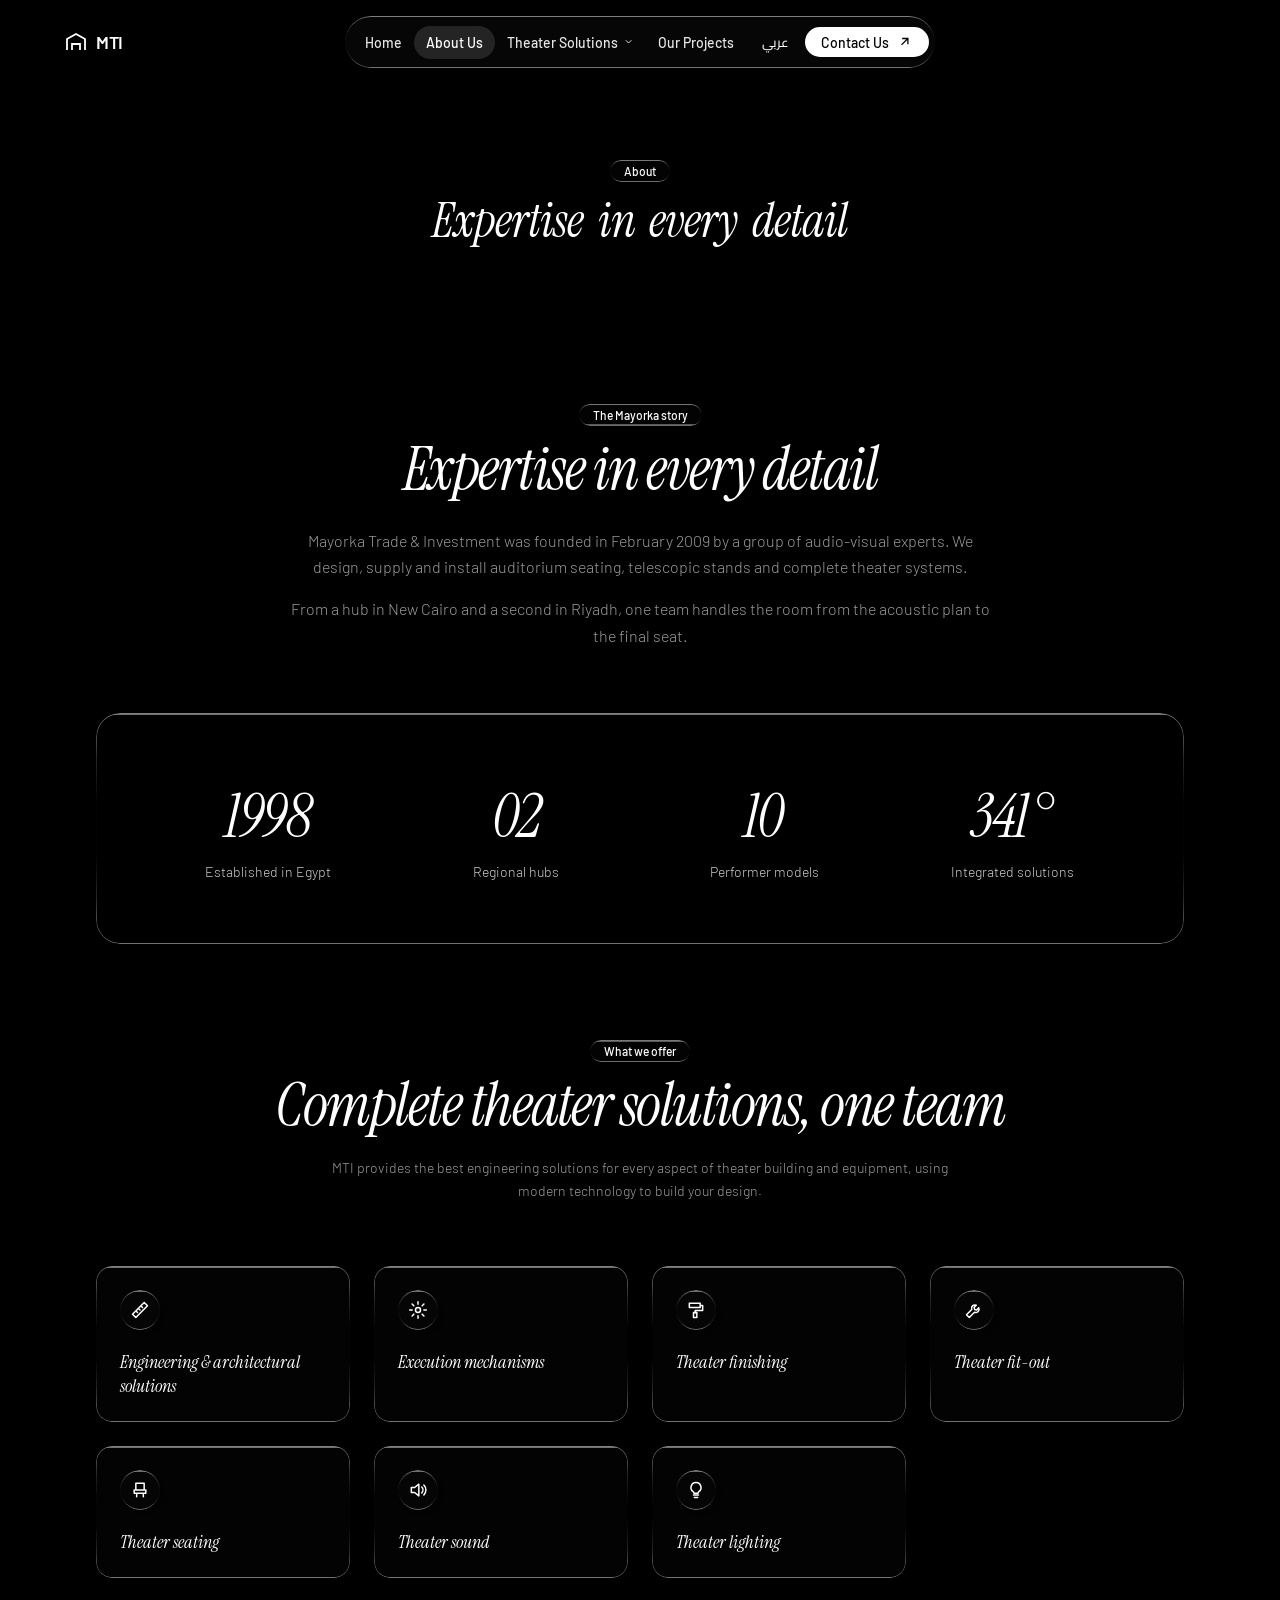
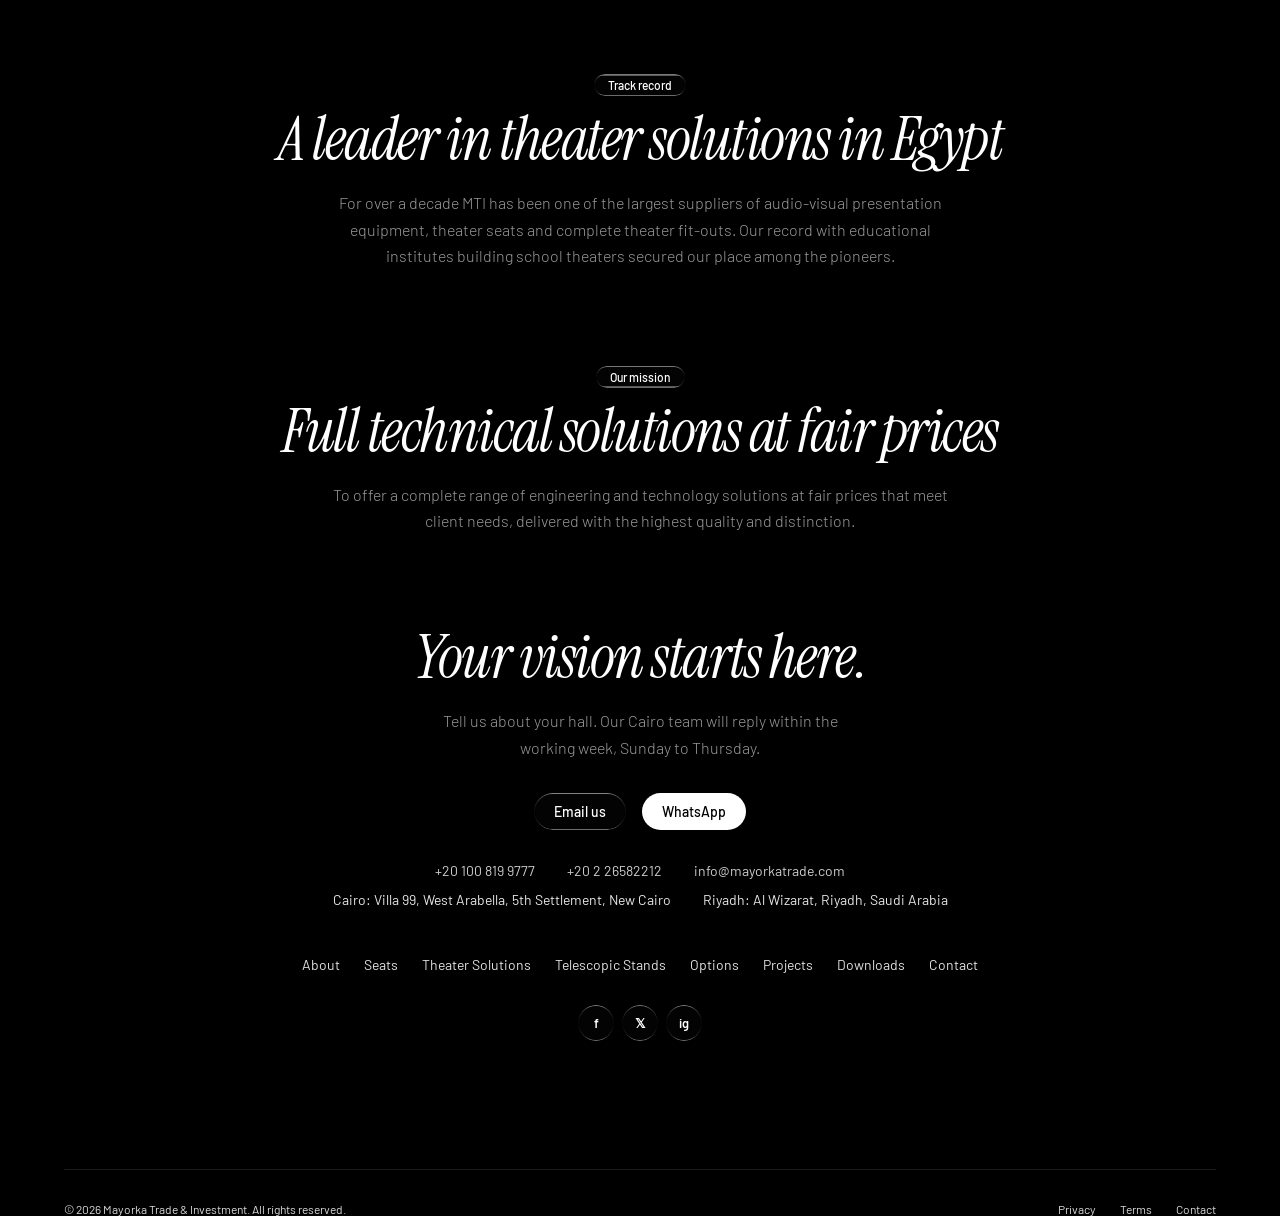
<file: about.html>
<!doctype html>
<html lang="en" dir="ltr">
<head>
<meta charset="utf-8">
<meta name="viewport" content="width=device-width,initial-scale=1,viewport-fit=cover">
<script src="theme.js"></script>
<title>MTI | About</title>
<link rel="preconnect" href="https://fonts.googleapis.com">
<link rel="preconnect" href="https://fonts.gstatic.com" crossorigin>
<link rel="stylesheet" href="https://fonts.googleapis.com/css2?family=Barlow:wght@300;400;500;600&family=Instrument+Serif:ital@0;1&family=Cairo:wght@300;400;500;600;700&display=swap">
<style>
:root{--bg:#000;--fg:#fff;--muted:rgba(255,255,255,.6);--serif:'Instrument Serif','Cairo',serif;--sans:'Barlow','Cairo',ui-sans-serif,sans-serif}
*{box-sizing:border-box;margin:0;padding:0}
html{scroll-behavior:smooth}
body{background:var(--bg);color:var(--fg);font-family:var(--sans);-webkit-font-smoothing:antialiased;min-height:100svh;overflow-x:hidden}
a{color:inherit;text-decoration:none}ul{list-style:none}
::selection{background:rgba(255,255,255,.25);color:#000}
:focus-visible{outline:3px solid rgba(255,255,255,.5);outline-offset:2px}
.serif{font-family:var(--serif);font-style:italic}
[dir=rtl] .serif{font-style:normal;font-weight:600}
/* liquid glass (identical to Prism) */
.lg,.lgs{background:rgba(255,255,255,.01);background-blend-mode:luminosity;backdrop-filter:blur(4px);-webkit-backdrop-filter:blur(4px);box-shadow:inset 0 1px 1px rgba(255,255,255,.1);position:relative;overflow:hidden}
.lgs{backdrop-filter:blur(50px);-webkit-backdrop-filter:blur(50px);box-shadow:4px 4px 4px rgba(0,0,0,.05),inset 0 1px 1px rgba(255,255,255,.15)}
.lg::before,.lgs::before{content:'';position:absolute;inset:0;border-radius:inherit;padding:1.4px;background:linear-gradient(180deg,rgba(255,255,255,.45),rgba(255,255,255,.15) 20%,rgba(255,255,255,0) 40%,rgba(255,255,255,0) 60%,rgba(255,255,255,.15) 80%,rgba(255,255,255,.45));-webkit-mask:linear-gradient(#fff 0 0) content-box,linear-gradient(#fff 0 0);-webkit-mask-composite:xor;mask-composite:exclude;pointer-events:none}
.rise{animation:rise .6s ease-out both}
.rs{animation:rs .6s ease-out both}
.wr{display:inline-block;animation:wr .7s ease-out both}
@keyframes rise{from{opacity:0;transform:translateY(20px)}to{opacity:1;transform:none}}
@keyframes rs{from{transform:translateY(20px)}to{transform:none}}
@keyframes wr{0%{transform:translateY(50px)}50%{transform:translateY(-5px)}100%{transform:none}}
@media(prefers-reduced-motion:reduce){.rise,.rs,.wr{animation:none}}
/* video backdrop */
.vb{position:absolute;inset:0;width:100%;height:100%;object-fit:cover;z-index:0}
.fb,.ft{position:absolute;inset-inline:0;height:200px;z-index:1;pointer-events:none}
.fb{bottom:0;background:linear-gradient(to top,#000,transparent)}
.ft{top:0;background:linear-gradient(to bottom,#000,transparent)}
.sec{position:relative;overflow:hidden}
.wrap{position:relative;z-index:2;max-width:72rem;margin-inline:auto}
.pad{padding:6rem 1.5rem}
@media(min-width:768px){.pad{padding-inline:4rem}}
@media(min-width:1024px){.pad{padding-inline:6rem}}
/* pieces */
.pill{display:inline-block;border-radius:999px;padding:.25rem .875rem;font-size:.75rem;font-weight:500}
.gbtn{display:inline-flex;align-items:center;justify-content:center;gap:.5rem;border-radius:999px;padding:.625rem 1.25rem;font:500 .875rem var(--sans);color:#fff;border:0;cursor:pointer;white-space:nowrap}
.btn{display:inline-flex;align-items:center;gap:.5rem;border-radius:999px;padding:.625rem 1.25rem;font:500 .875rem var(--sans);background:#fff;color:#000;border:0;cursor:pointer;white-space:nowrap}
.btn.sm{padding:.4rem 1rem}
.ghost{background:none;color:#fff}.ghost:hover{background:rgba(255,255,255,.1)}
h2.h{font-size:2.25rem;line-height:.9;letter-spacing:-.025em;font-weight:400}
@media(min-width:768px){h2.h{font-size:3rem}}@media(min-width:1024px){h2.h{font-size:3.75rem}}
.p{font-size:.875rem;line-height:1.65;font-weight:300;color:var(--muted)}
.ctr{display:flex;flex-direction:column;align-items:center;text-align:center}
svg{width:1.1em;height:1.1em;flex:none}[dir=rtl] .ar{transform:scaleX(-1)}
/* nav */
header{position:fixed;inset-inline:0;top:1rem;z-index:50;padding:0 1.5rem}
@media(min-width:1024px){header{padding:0 4rem}}
nav{display:flex;align-items:center;justify-content:space-between;gap:1rem}
@media(min-width:768px){nav{display:grid;grid-template-columns:1fr auto 1fr}}
.logo{display:flex;align-items:center;gap:.5rem;font-size:1.125rem;font-weight:600;letter-spacing:-.02em;justify-self:start}
.bar{display:flex;align-items:center;gap:.25rem;border-radius:999px;padding:.375rem}
.links{display:none}@media(min-width:768px){.links{display:flex}.bar{padding-inline-start:.5rem}}
.links a{padding:.5rem .75rem;font-size:.875rem;font-weight:500;color:rgba(255,255,255,.9)}.links a:hover{color:#fff}
.lang{background:none;border:0;color:#fff;font:500 .8rem var(--sans);padding:.5rem .75rem;cursor:pointer;border-radius:999px}.lang:hover{background:rgba(255,255,255,.1)}
/* hero */
#home{min-height:100svh;display:flex;flex-direction:column}
.hin{position:relative;z-index:10;flex:1;display:flex;flex-direction:column;align-items:center;text-align:center;padding:9rem 1.5rem 0}
@media(min-width:768px){.hin{padding-top:11rem}}
.hin h1{margin-top:1.5rem;max-width:48rem;font-size:3.75rem;line-height:.85;letter-spacing:-2px;font-weight:400}
[dir=rtl] .hin h1{line-height:1.05;letter-spacing:0}
@media(min-width:768px){.hin h1{font-size:4.5rem}}@media(min-width:1024px){.hin h1{font-size:5.5rem;letter-spacing:-4px}[dir=rtl] .hin h1{letter-spacing:0}}
h1 span.w{display:inline-flex;flex-wrap:wrap;justify-content:center;gap:0 .3em}
.part{margin-top:auto;padding:4rem 0 2rem;gap:1.5rem}
.part ul{display:flex;flex-wrap:wrap;justify-content:center;gap:1rem 3rem}
.part li{font-size:1.5rem;letter-spacing:-.02em}@media(min-width:768px){.part li{font-size:1.875rem}}
/* process */
#process{min-height:700px;display:flex;align-items:center;padding:8rem 1.5rem}
/* features */
.row{display:flex;flex-direction:column;align-items:center;gap:2.5rem;margin-top:4rem}
@media(min-width:1024px){.row{flex-direction:row;gap:4rem;margin-top:6rem}.row.rev{flex-direction:row-reverse}}
.row>*{flex:1}.row h3{font-size:1.875rem;line-height:.95;letter-spacing:-.02em;font-weight:400}
@media(min-width:768px){.row h3{font-size:2.25rem}}
.media{position:relative;aspect-ratio:4/3;width:100%;border-radius:1rem;overflow:hidden}
/* grids */
.g{display:grid;gap:1.5rem;margin-top:4rem;grid-template-columns:1fr}
@media(min-width:768px){.g.b{grid-template-columns:repeat(2,1fr)}.g.t{grid-template-columns:repeat(3,1fr)}}
@media(min-width:1024px){.g.b{grid-template-columns:repeat(4,1fr)}}
.card{border-radius:1rem;padding:1.5rem}
.ico{display:flex;width:2.5rem;height:2.5rem;border-radius:50%;align-items:center;justify-content:center}
.card h3{margin-top:1.5rem;font-size:1.125rem;font-weight:400}.card .p{margin-top:.5rem}
.tag{display:block;margin-top:1.25rem;font-size:.75rem;color:rgba(255,255,255,.5)}
/* stats */
#stats{padding:8rem 1.5rem}
dl{border-radius:1.5rem;padding:3rem;display:grid;grid-template-columns:repeat(2,1fr);gap:2rem;text-align:center}
@media(min-width:768px){dl{padding:4rem}}@media(min-width:1024px){dl{grid-template-columns:repeat(4,1fr)}}
dl div{display:flex;flex-direction:column;gap:.5rem}dt{order:2;font-size:.875rem;font-weight:300;color:var(--muted)}
dd{font-size:2.25rem;letter-spacing:-.02em;font-variant-numeric:tabular-nums}@media(min-width:768px){dd{font-size:3rem}}@media(min-width:1024px){dd{font-size:3.75rem}}
/* cta + footer */
#contact{padding:8rem 1.5rem 2rem}
.cl{display:flex;flex-wrap:wrap;justify-content:center;gap:.75rem 2rem;margin-top:2rem;font-size:.875rem;color:rgba(255,255,255,.8)}
footer{margin-top:8rem;display:flex;flex-direction:column;align-items:center;justify-content:space-between;gap:1rem;border-top:1px solid rgba(255,255,255,.1);padding-top:2rem;font-size:.75rem;color:rgba(255,255,255,.4)}
@media(min-width:640px){footer{flex-direction:row}}
footer nav{display:flex;gap:1.5rem}footer a:hover{color:#fff}

.chips{display:flex;flex-wrap:wrap;justify-content:center;gap:.5rem;margin-top:2.5rem}
.chip{border:0;color:#fff;font:500 .8rem var(--sans);padding:.5rem 1rem;border-radius:999px;cursor:pointer;background:rgba(255,255,255,.04)}
.chip.on{background:#fff;color:#000}
.pc{display:flex;flex-direction:column;gap:.75rem;padding:1.75rem}
.pc[hidden]{display:none}
.pc .n{font-size:2.5rem;letter-spacing:-.02em;line-height:1}
.pc h3{margin:0;font-size:1.25rem}
.soc{display:flex;gap:.5rem;justify-content:center;margin-top:2rem}
.soc a{width:2.25rem;height:2.25rem;border-radius:50%;display:flex;align-items:center;justify-content:center;font-size:.8rem;font-weight:600}
.modal{position:fixed;inset:0;z-index:100;display:none;align-items:center;justify-content:center;padding:1.5rem;background:rgba(0,0,0,.7)}
.modal.on{display:flex}
.box{width:100%;max-width:32rem;border-radius:1.5rem;padding:2rem;background:rgba(10,10,10,.92);position:relative}
.box h3{font-size:1.75rem;font-weight:400;margin-bottom:1rem}.box h4{font-size:.95rem;font-weight:600;margin-top:1.25rem}
.box .p{margin-top:.4rem;color:rgba(255,255,255,.7)}.box .note{margin-top:1.5rem;font-size:.75rem;color:rgba(255,255,255,.4)}
.box button.x{position:absolute;top:1rem;inset-inline-end:1rem;background:none;border:0;color:#fff;font-size:1.25rem;cursor:pointer}
[dir=rtl]{--sans:'Cairo','Barlow',sans-serif}
.pgs{display:flex;flex-wrap:wrap;justify-content:center;gap:.5rem 1.5rem;margin-top:3rem;font-size:.875rem;color:rgba(255,255,255,.7)}.pgs a:hover{color:#fff}
.tabs{display:flex;flex-wrap:wrap;justify-content:center;gap:.5rem;margin-top:2.5rem}.tb{border:0;color:#fff;font:500 .8rem var(--sans);padding:.5rem 1rem;border-radius:999px;cursor:pointer;background:rgba(255,255,255,.04)}.tb.on{background:#fff;color:#000}
.pnl{margin:2rem auto 0;max-width:40rem;padding:2rem;border-radius:1.5rem}.pnl[hidden]{display:none}.pnl ul{margin-top:1.25rem;display:flex;flex-direction:column;gap:.6rem}.pnl li{font-size:.9rem;color:rgba(255,255,255,.85);display:flex;gap:.6rem}.pnl li::before{content:"✓";color:#fff}
.chs{display:flex;flex-wrap:wrap;gap:.5rem;margin-top:1.25rem}.chs .pill{font-weight:400;color:rgba(255,255,255,.85)}
.spec{margin-top:.25rem;display:grid;grid-template-columns:auto 1fr;gap:.35rem 1rem;font-size:.8rem}.spec dt{order:0;color:rgba(255,255,255,.5);font-size:.8rem}.spec dd{font-size:.8rem;letter-spacing:0;font-family:var(--sans);text-align:start}
.cr{display:flex;gap:2rem;align-items:flex-start;flex-wrap:wrap;margin-top:1rem}
.bar.lg{overflow:visible}.links .nl{display:inline-flex;align-items:center;gap:.3rem;border-radius:999px}.links .nl.on{background:rgba(255,255,255,.12);color:#fff}.links .nl:hover{background:rgba(255,255,255,.08)}
.has-dd{position:relative;display:flex}.dd{position:absolute;top:100%;inset-inline-start:0;padding-top:.6rem;display:none;min-width:15rem;z-index:60}.dd-in{border-radius:1.25rem;padding:.4rem;background:rgba(8,8,8,.94)}
.has-dd:hover .dd,.has-dd:focus-within .dd{display:block}.links .dd a{display:block;padding:.6rem .9rem;border-radius:.75rem;font-size:.85rem;color:rgba(255,255,255,.85)}.links .dd a:hover{background:rgba(255,255,255,.1);color:#fff}
.bg{display:inline-flex;padding:.4rem .6rem}@media(min-width:768px){.bg{display:none}}
.mnav{display:none;margin-top:.75rem;border-radius:1.5rem;padding:.5rem;flex-direction:column;background:rgba(8,8,8,.94)}.mnav.on{display:flex}@media(min-width:768px){.mnav{display:none!important}}
.mnav a{padding:.7rem 1rem;border-radius:999px;font-size:.9rem;font-weight:500}.mnav a.on{background:rgba(255,255,255,.12)}.mnav a.sub{padding-inline-start:2rem;font-size:.8rem;color:rgba(255,255,255,.7);font-weight:400}
.scrim{position:fixed;inset:0;z-index:80;background:rgba(0,0,0,.6);opacity:0;pointer-events:none;transition:opacity .3s}.scrim.on{opacity:1;pointer-events:auto}
.panel{position:fixed;top:0;bottom:0;inset-inline-end:0;width:min(28rem,100%);z-index:90;overflow-y:auto;background:rgba(8,8,8,.97);padding:1.5rem;border-inline-start:1px solid rgba(255,255,255,.15);transform:translateX(100%);transition:transform .35s ease}
[dir=rtl] .panel{transform:translateX(-100%)}.panel.on,[dir=rtl] .panel.on{transform:none}
.ph{display:flex;justify-content:space-between;align-items:flex-start;gap:1rem;margin-bottom:1.5rem}.pe{font-size:.75rem;color:rgba(255,255,255,.5)}.ph h3{font-size:2rem;font-weight:400;margin-top:.25rem}
.xb{background:none;border:0;color:#fff;font-size:1.5rem;line-height:1;cursor:pointer;padding:.25rem .5rem;border-radius:999px}.xb:hover{background:rgba(255,255,255,.1)}
.pimg{aspect-ratio:4/3;border-radius:1rem;background:rgba(255,255,255,.04);padding:2rem;margin-bottom:1.25rem}.pimg svg,.cimg svg{width:100%;height:100%}
.cimg{aspect-ratio:16/10;border-radius:.75rem;background:rgba(255,255,255,.04);padding:1rem;margin-bottom:.5rem}
.prow{display:flex;justify-content:space-between;gap:1rem;padding:.75rem 0;border-bottom:1px solid rgba(255,255,255,.1);font-size:.875rem}.prow b{font-weight:500;color:rgba(255,255,255,.55)}
.pbt{display:flex;flex-wrap:wrap;gap:.75rem;margin-top:1.5rem}
.pcard,.pc{cursor:pointer;transition:background .2s}.pcard:hover,.pc:hover{background:rgba(255,255,255,.04)}.hid{display:none!important}
.lmw{display:flex;flex-direction:column;align-items:center;gap:1rem;margin-top:3rem}
.lbx{position:fixed;inset:0;z-index:100;display:none;align-items:center;justify-content:center;padding:1.5rem;background:rgba(0,0,0,.8)}.lbx.on{display:flex}
.lbb{width:100%;max-width:56rem;border-radius:1.5rem;padding:1rem;position:relative;background:rgba(10,10,10,.96)}.lbb .xb{position:absolute;top:1.5rem;inset-inline-end:1.5rem;z-index:3;background:rgba(0,0,0,.5)}
.art{aspect-ratio:16/9;border-radius:1rem;overflow:hidden}.art svg{width:100%;height:100%;display:block}.cap{padding:1.25rem .75rem .5rem}.cap b{font-size:1.5rem;font-weight:400}.cap p{margin-top:.5rem}
</style>
<script>document.documentElement.classList.add("js")</script>
<style id="mti-smooth">/* ===== MTI smooth layer ===== */
:root{--ease:cubic-bezier(.22,1,.36,1)}
@keyframes mtiIn{from{opacity:0}to{opacity:1}}
@keyframes mtiUp{from{opacity:0;transform:translateY(16px)}to{opacity:1;transform:none}}
@keyframes mtiPop{from{opacity:0;transform:translateY(12px) scale(.98)}to{opacity:1;transform:none}}
/* page enter / leave */
body{animation:mtiIn .5s ease both}
html.leaving body{opacity:0;transition:opacity .26s ease}
main{transition:opacity .2s ease}main.lswap{opacity:0}
/* scroll reveal (replaces the fire-on-load .rise) */
html.js .rise{animation:none;opacity:0;transform:translateY(28px);transition:opacity .9s var(--ease),transform .9s var(--ease),background-color .3s ease,border-color .3s ease}
html.js .rise.in{opacity:1;transform:none}
html.js .rise.done{transition:transform .4s var(--ease),opacity .4s ease,background-color .3s ease,border-color .3s ease}
html.js .rise.done.pcard:hover,html.js .rise.done.pc:hover{transform:translateY(-4px)}
/* background videos fade in instead of popping */
html.js .vb{opacity:0;transition:opacity 1.2s ease}html.js .vb.ready{opacity:1}
/* nav dropdown + mobile menu */
.dd{display:block;opacity:0;visibility:hidden;transform:translateY(8px);transition:opacity .25s var(--ease),transform .25s var(--ease),visibility 0s linear .25s}
.has-dd:hover .dd,.has-dd:focus-within .dd{opacity:1;visibility:visible;transform:none;transition-delay:0s}
.links .nl svg{transition:transform .25s var(--ease)}.has-dd:hover .nl svg{transform:rotate(180deg)}
.mnav.on{animation:mtiPop .3s var(--ease)}
/* buttons, chips, links */
.btn,.gbtn,.chip,.tb,.lang,.links a,.mnav a,.dd a,.pgs a,footer a,.xb,.soc a{transition:color .25s ease,background-color .25s ease,border-color .25s ease,transform .25s var(--ease),opacity .25s ease}
.btn:hover,.gbtn:hover{transform:translateY(-1px)}.btn:active,.gbtn:active{transform:none}
.chip:hover:not(.on),.tb:hover:not(.on){background:rgba(255,255,255,.1)}
/* modal / lightbox / panel / tab + filter swaps */
.modal.on,.lbx.on{animation:mtiIn .25s ease}
.modal.on .box,.lbx.on .lbb{animation:mtiPop .35s var(--ease)}
.pc.swap,.pnl.swap{animation:mtiUp .5s var(--ease) both}
.pnl:not([hidden]){animation:mtiUp .5s var(--ease) both}
@media(prefers-reduced-motion:reduce){body{animation:none}html.js .rise{opacity:1;transform:none;transition:none}html.js .vb{opacity:1;transition:none}.pnl:not([hidden]),.pc.swap{animation:none}.dd{transition:none}}
/* footer video: dimmed + softened so the text stays readable */
#cta .vb,#contact .vb{filter:brightness(.55) blur(2px);transform:scale(1.05)}

/* icons */
.ico svg{width:1.25rem;height:1.25rem;stroke-linecap:round;stroke-linejoin:round}
.ico{transition:background-color .3s ease,transform .4s var(--ease)}
.card:hover .ico,.pnl:hover>.ico{background:rgba(255,255,255,.1);transform:scale(1.06)}
.ico+h3[style*="margin:0"]{margin-top:1.25rem!important}
.ico+h3{margin-top:1.25rem}
.pnl>.ico+h3{margin-top:1rem}
.tb{display:inline-flex;align-items:center;gap:.5rem}.tb svg{width:1rem;height:1rem;stroke-width:1.8;stroke-linecap:round;stroke-linejoin:round}
.card a[dir=ltr] svg{width:1rem;height:1rem;stroke-width:1.8;stroke-linecap:round;stroke-linejoin:round}
.card div svg{width:1rem;height:1rem;stroke-linecap:round;stroke-linejoin:round}
</style>
<link rel="stylesheet" href="theme.css">
</head>
<body>
<header>
  <nav>
    <a href="index.html" class="logo" aria-label="MTI"><svg viewBox="0 0 24 24" fill="none" stroke="currentColor" stroke-width="1.8" style="width:1.5rem;height:1.5rem"><path d="M3 20V9l9-5 9 5v11M8 20v-6h8v6"/></svg>MTI</a>
    <div class="lg bar">
      <div class="links"><a href="index.html" class="nl" data-en="Home" data-ar="الرئيسية">Home</a><a href="about.html" class="nl on" data-en="About Us" data-ar="من نحن">About Us</a><div class="has-dd"><a href="theater.html" class="nl" aria-haspopup="true"><span data-en="Theater Solutions" data-ar="حلول المسارح">Theater Solutions</span><svg viewBox="0 0 24 24" fill="none" stroke="currentColor" stroke-width="2" style="width:.8em;height:.8em"><path d="m6 9 6 6 6-6"/></svg></a><div class="dd" role="menu"><div class="dd-in lgs"><a href="theater.html#svc-arch" role="menuitem" data-en="Architecture &amp; Design" data-ar="العمارة والتصميم">Architecture &amp; Design</a><a href="theater.html#svc-audio" role="menuitem" data-en="Pro Audio" data-ar="الصوتيات الاحترافية">Pro Audio</a><a href="theater.html#svc-light" role="menuitem" data-en="Pro Lighting" data-ar="الإضاءة الاحترافية">Pro Lighting</a><a href="theater.html#svc-visual" role="menuitem" data-en="Visual &amp; Effects" data-ar="المؤثرات البصرية">Visual &amp; Effects</a><a href="theater.html#svc-mech" role="menuitem" data-en="Mechanism" data-ar="الميكانيزم">Mechanism</a><a href="theater.html#svc-care" role="menuitem" data-en="Annual Care Packages" data-ar="باقات الصيانة السنوية">Annual Care Packages</a></div></div></div><a href="projects.html" class="nl" data-en="Our Projects" data-ar="مشاريعنا">Our Projects</a></div>
      <button class="lang" id="lang" aria-label="Switch language">عربي</button>
      <a href="contact.html" class="btn sm"><span data-en="Contact Us" data-ar="تواصل معنا">Contact Us</span><svg class="ar" viewBox="0 0 24 24" fill="none" stroke="currentColor" stroke-width="2"><path d="M7 17 17 7M8 7h9v9"/></svg></a>
      <button class="lang bg" id="bg" aria-label="Menu" aria-expanded="false"><svg viewBox="0 0 24 24" fill="none" stroke="currentColor" stroke-width="2" style="width:1.25rem;height:1.25rem"><path d="M4 7h16M4 12h16M4 17h16"/></svg></button>
    </div>
  </nav>
  <div class="mnav lg" id="mnav"><a href="index.html" class="m" data-en="Home" data-ar="الرئيسية">Home</a><a href="about.html" class="m on" data-en="About Us" data-ar="من نحن">About Us</a><a href="theater.html" class="m" data-en="Theater Solutions" data-ar="حلول المسارح">Theater Solutions</a><a class="sub" href="theater.html#svc-arch" data-en="Architecture &amp; Design" data-ar="العمارة والتصميم">Architecture &amp; Design</a><a class="sub" href="theater.html#svc-audio" data-en="Pro Audio" data-ar="الصوتيات الاحترافية">Pro Audio</a><a class="sub" href="theater.html#svc-light" data-en="Pro Lighting" data-ar="الإضاءة الاحترافية">Pro Lighting</a><a class="sub" href="theater.html#svc-visual" data-en="Visual &amp; Effects" data-ar="المؤثرات البصرية">Visual &amp; Effects</a><a class="sub" href="theater.html#svc-mech" data-en="Mechanism" data-ar="الميكانيزم">Mechanism</a><a class="sub" href="theater.html#svc-care" data-en="Annual Care Packages" data-ar="باقات الصيانة السنوية">Annual Care Packages</a><a href="projects.html" class="m" data-en="Our Projects" data-ar="مشاريعنا">Our Projects</a><a href="contact.html" class="m" data-en="Contact Us" data-ar="تواصل معنا">Contact Us</a></div>
</header>
<script>(function(){var b=document.getElementById("bg"),m=document.getElementById("mnav");b.addEventListener("click",function(){var o=m.classList.toggle("on");b.setAttribute("aria-expanded",o)});m.addEventListener("click",function(e){if(e.target.tagName==="A")m.classList.remove("on")})})()</script>
<main>
<section class="sec" style="padding:10rem 1.5rem 4rem"><video class="vb" src="cta.mp4" autoplay loop muted playsinline aria-hidden="true" tabindex="-1"></video><div class="fb"></div><div aria-hidden="true" style="position:absolute;inset:0;z-index:0;background:rgba(0,0,0,.45)"></div><div class="wrap ctr" style="max-width:48rem"><span class="lg pill rise" style="margin-bottom:1rem" data-en="About" data-ar="من نحن"></span><h1 id="h1" class="serif" style="font-size:3rem;line-height:.95;letter-spacing:-.02em;font-weight:400" data-en="Expertise in every detail" data-ar="خبرة في كل تفصيلة"></h1></div></section>
<section class="pad"><div class="wrap"><div class="rise ctr"><span class="lg pill" data-en="The Mayorka story" data-ar="قصة مايوركا" style="margin-bottom:1rem"></span><h2 class="h serif" data-en="Expertise in every detail" data-ar="خبرة في كل تفصيلة"></h2></div><div class="rise ctr" style="margin-top:2rem;gap:1rem;max-width:44rem;margin-inline:auto"><p class="p" data-en="Mayorka Trade &amp; Investment was founded in February 2009 by a group of audio-visual experts. We design, supply and install auditorium seating, telescopic stands and complete theater systems." data-ar="تأسست مايوركا للتجارة والاستثمار في فبراير 2009 على يد مجموعة من خبراء الصوت والصورة. نصمم ونورّد ونركّب مقاعد القاعات والمدرجات القابلة للطي وأنظمة المسارح المتكاملة." style="font-size:1rem"></p><p class="p" data-en="From a hub in New Cairo and a second in Riyadh, one team handles the room from the acoustic plan to the final seat." data-ar="من مركزنا في القاهرة الجديدة ومركز ثانٍ في الرياض، يتولى فريق واحد القاعة من الخطة الصوتية حتى آخر مقعد." style="font-size:1rem"></p></div><dl class="rise lg" style="margin-top:4rem"><div><dt data-en="Established in Egypt" data-ar="تأسست في مصر"></dt><dd class="serif">2009</dd></div><div><dt data-en="Regional hubs" data-ar="مركزان إقليميان"></dt><dd class="serif">02</dd></div><div><dt data-en="Performer models" data-ar="موديلات Performer"></dt><dd class="serif">10</dd></div><div><dt data-en="Integrated solutions" data-ar="حلول متكاملة"></dt><dd class="serif">360°</dd></div></dl><div style="margin-top:6rem"><div class="rise ctr"><span class="lg pill" data-en="What we offer" data-ar="ما نقدمه" style="margin-bottom:1rem"></span><h2 class="h serif" data-en="Complete theater solutions, one team" data-ar="حلول متكاملة للمسارح بفريق واحد"></h2></div><p class="p rise" style="text-align:center;max-width:40rem;margin:1.5rem auto 0" data-en="MTI provides the best engineering solutions for every aspect of theater building and equipment, using modern technology to build your design." data-ar="توفر MTI أفضل الحلول الهندسية لجميع جوانب بناء المسرح والمعدات، وبأفضل الحلول الإبداعية باستخدام التكنولوجيا الحديثة لبناء التصميم الخاص بك."></p><div class="g b"><article class="rise lg card" style="animation-delay:0.0s"><span class="ico lgs"><svg viewBox="0 0 24 24" fill="none" stroke="currentColor" stroke-width="1.8" aria-hidden="true"><path d="M3 17 17 3l4 4L7 21zM7 13l2 2M10 10l2 2M13 7l2 2"/></svg></span><h3 class="serif" style="margin:0" data-en="Engineering &amp; architectural solutions" data-ar="الحلول الهندسية والمعمارية"></h3></article><article class="rise lg card" style="animation-delay:0.1s"><span class="ico lgs"><svg viewBox="0 0 24 24" fill="none" stroke="currentColor" stroke-width="1.8" aria-hidden="true"><path d="M12 9a3 3 0 1 0 0 6 3 3 0 0 0 0-6zM12 2v3M12 19v3M2 12h3M19 12h3M4.9 4.9l2.1 2.1M17 17l2.1 2.1M19.1 4.9 17 7M7 17l-2.1 2.1"/></svg></span><h3 class="serif" style="margin:0" data-en="Execution mechanisms" data-ar="آليات التنفيذ"></h3></article><article class="rise lg card" style="animation-delay:0.2s"><span class="ico lgs"><svg viewBox="0 0 24 24" fill="none" stroke="currentColor" stroke-width="1.8" aria-hidden="true"><path d="M4 4h13v5H4zM17 6.5h3v6H11v3M9 15h4v6H9z"/></svg></span><h3 class="serif" style="margin:0" data-en="Theater finishing" data-ar="تشطيبات المسارح"></h3></article><article class="rise lg card" style="animation-delay:0.3s"><span class="ico lgs"><svg viewBox="0 0 24 24" fill="none" stroke="currentColor" stroke-width="1.8" aria-hidden="true"><path d="M14.7 6.3a4 4 0 0 0-5.4 5.1L3 17.7 6.3 21l6.3-6.3a4 4 0 0 0 5.1-5.4l-2.6 2.6-2.4-.6-.6-2.4z"/></svg></span><h3 class="serif" style="margin:0" data-en="Theater fit-out" data-ar="تجهيزات المسارح"></h3></article><article class="rise lg card" style="animation-delay:0.0s"><span class="ico lgs"><svg viewBox="0 0 24 24" fill="none" stroke="currentColor" stroke-width="1.8" aria-hidden="true"><path d="M7 4h10v8H7zM5 12h14v4H5zM8 16v4M16 16v4"/></svg></span><h3 class="serif" style="margin:0" data-en="Theater seating" data-ar="كراسي المسارح"></h3></article><article class="rise lg card" style="animation-delay:0.1s"><span class="ico lgs"><svg viewBox="0 0 24 24" fill="none" stroke="currentColor" stroke-width="1.8" aria-hidden="true"><path d="M4 9v6h4l5 4V5L8 9zM16.5 8.5a5 5 0 0 1 0 7M19 6a8.5 8.5 0 0 1 0 12"/></svg></span><h3 class="serif" style="margin:0" data-en="Theater sound" data-ar="صوتيات المسارح"></h3></article><article class="rise lg card" style="animation-delay:0.2s"><span class="ico lgs"><svg viewBox="0 0 24 24" fill="none" stroke="currentColor" stroke-width="1.8" aria-hidden="true"><path d="M9 18h6M10 21h4M12 3a6 6 0 0 0-3.5 10.9c.6.5 1 1.2 1 2.1h5c0-.9.4-1.6 1-2.1A6 6 0 0 0 12 3z"/></svg></span><h3 class="serif" style="margin:0" data-en="Theater lighting" data-ar="إضاءة المسارح"></h3></article></div></div><div class="rise ctr" style="margin-top:6rem"><span class="lg pill" data-en="Track record" data-ar="سجل الإنجاز" style="margin-bottom:1rem"></span><h2 class="h serif" data-en="A leader in theater solutions in Egypt" data-ar="من رواد حلول المسارح في مصر"></h2><p class="p" data-en="For over a decade MTI has been one of the largest suppliers of audio-visual presentation equipment, theater seats and complete theater fit-outs. Our record with educational institutes building school theaters secured our place among the pioneers." data-ar="تعد MTI واحدة من أكبر موردي معدات العروض الصوتية والمرئية وكراسي المسارح وكافة تجهيزات المسارح لأكثر من عقد. وسجلنا الحافل مع المعاهد التعليمية في مصر لبناء المسارح المدرسية جعلنا أحد رواد حلول المسرح في مصر." style="margin-top:1.5rem;max-width:40rem;font-size:1rem"></p></div><div class="rise ctr" style="margin-top:6rem"><span class="lg pill" data-en="Our mission" data-ar="مهمتنا" style="margin-bottom:1rem"></span><h2 class="h serif" data-en="Full technical solutions at fair prices" data-ar="حلول تقنية هندسية كاملة بأسعار مناسبة"></h2><p class="p" data-en="To offer a complete range of engineering and technology solutions at fair prices that meet client needs, delivered with the highest quality and distinction." data-ar="تقديم مجموعة كاملة من الحلول التكنولوجية الهندسية للسوق بأسعار مناسبة لتلبية احتياجات العملاء، وبأعلى جودة وتميز." style="margin-top:1.5rem;max-width:40rem;font-size:1rem"></p></div></div></section>
<!-- CTA + FOOTER on the footer video -->
<section id="cta" class="sec">
  <video class="vb" src="cta.mp4" autoplay loop muted playsinline aria-hidden="true" tabindex="-1"></video>
  <div class="ft"></div>
  <div class="wrap">
    <div class="rise ctr">
      <h2 class="h serif" style="max-width:48rem" data-en="Your vision starts here." data-ar="رؤيتك تبدأ من هنا."></h2>
      <p class="p" style="margin-top:1.5rem;max-width:28rem;font-size:1rem" data-en="Tell us about your hall. Our Cairo team will reply within the working week, Sunday to Thursday." data-ar="حدّثنا عن قاعتك. سيرد فريقنا في القاهرة خلال أسبوع العمل، من الأحد إلى الخميس."></p>
      <div style="margin-top:2rem;display:flex;flex-wrap:wrap;gap:1rem;justify-content:center">
        <a class="gbtn lgs" href="mailto:info@mayorkatrade.com" data-en="Email us" data-ar="راسلنا">Email us</a>
        <a class="btn" href="https://wa.me/201008199777" data-en="WhatsApp" data-ar="واتساب">WhatsApp</a>
      </div>
      <div class="cl"><span dir="ltr">+20 100 819 9777</span><span dir="ltr">+20 2 26582212</span><span dir="ltr">info@mayorkatrade.com</span></div>
      <div class="cl" style="margin-top:.75rem;color:rgba(255,255,255,.6)"><span data-en="Cairo: Villa 99, West Arabella, 5th Settlement, New Cairo" data-ar="القاهرة: فيلا 99، ويست أرابيلا، التجمع الخامس، القاهرة الجديدة"></span><span data-en="Riyadh: Al Wizarat, Riyadh, Saudi Arabia" data-ar="الرياض: الوزارات، الرياض، المملكة العربية السعودية"></span></div>
    </div>
    <nav class="pgs" aria-label="Pages"><a href="about.html" data-en="About" data-ar="من نحن">About</a><a href="seats.html" data-en="Seats" data-ar="المقاعد">Seats</a><a href="theater.html" data-en="Theater Solutions" data-ar="حلول المسارح">Theater Solutions</a><a href="telescopic.html" data-en="Telescopic Stands" data-ar="المدرجات القابلة للطي">Telescopic Stands</a><a href="options.html" data-en="Options" data-ar="الخيارات">Options</a><a href="projects.html" data-en="Projects" data-ar="المشاريع">Projects</a><a href="downloads.html" data-en="Downloads" data-ar="التحميلات">Downloads</a><a href="contact.html" data-en="Contact" data-ar="تواصل">Contact</a></nav>
    <div class="soc"><a class="lg" href="#" target="_blank" rel="noopener" aria-label="Facebook">f</a><a class="lg" href="#" target="_blank" rel="noopener" aria-label="X">𝕏</a><a class="lg" href="#" target="_blank" rel="noopener" aria-label="Instagram">ig</a></div>
    <footer>
      <p data-en="© 2026 Mayorka Trade & Investment. All rights reserved." data-ar="© 2026 مايوركا للتجارة والاستثمار. جميع الحقوق محفوظة."></p>
      <nav><a href="#" data-legal="privacy" data-en="Privacy" data-ar="الخصوصية">Privacy</a><a href="#" data-legal="terms" data-en="Terms" data-ar="الشروط">Terms</a><a href="#contact" data-en="Contact" data-ar="تواصل">Contact</a></nav>
    </footer>
  </div>
</section>
</main>
<div class="modal" id="legal" role="dialog" aria-modal="true" aria-labelledby="lt"><div class="box lgs">
  <button class="x" id="lx" aria-label="Close">×</button>
  <div id="l-privacy" hidden><h3 class="serif" id="lt" data-en="Privacy" data-ar="الخصوصية"></h3>
    <h4 data-en="What we collect" data-ar="ما نجمعه"></h4><p class="p" data-en="This site does not collect personal data. There are no accounts, forms or newsletters." data-ar="لا يجمع هذا الموقع أي بيانات شخصية. لا توجد حسابات أو نماذج أو نشرات بريدية."></p>
    <h4 data-en="Contact" data-ar="التواصل"></h4><p class="p" data-en="Messages sent by phone, email or WhatsApp are handled by the MTI team only." data-ar="الرسائل المرسلة عبر الهاتف أو البريد أو واتساب يتعامل معها فريق MTI فقط."></p><p class="note" data-en="Draft text for review. Final legal wording to be supplied." data-ar="نص مبدئي للمراجعة. يُستبدل بالصياغة القانونية النهائية."></p></div>
  <div id="l-terms" hidden><h3 class="serif" data-en="Terms" data-ar="الشروط"></h3>
    <h4 data-en="Use of this site" data-ar="استخدام الموقع"></h4><p class="p" data-en="Content is for information only. It is not an offer, a quotation or a price list." data-ar="المحتوى للتعريف فقط. وهو ليس عرضًا ولا تسعيرًا ولا قائمة أسعار."></p>
    <h4 data-en="Specifications" data-ar="المواصفات"></h4><p class="p" data-en="Specifications and images may change without notice." data-ar="قد تتغير المواصفات والصور دون إشعار."></p><p class="note" data-en="Draft text for review. Final legal wording to be supplied." data-ar="نص مبدئي للمراجعة. يُستبدل بالصياغة القانونية النهائية."></p></div>
</div></div>
<script>
(function(){
  var root=document.documentElement,btn=document.getElementById('lang'),h1=document.getElementById('h1');
  function words(){
    var t=h1.getAttribute('data-'+root.lang);
    h1.innerHTML='<span class="w" dir="auto">'+t.split(' ').map(function(w,i){return '<span class="wr" style="animation-delay:'+i*100+'ms">'+w+'</span>'}).join(' ')+'</span>';
  }
  function apply(l){
    root.lang=l;root.dir=l==='ar'?'rtl':'ltr';
    document.querySelectorAll('[data-en]').forEach(function(e){if(e!==h1)e.innerHTML=e.getAttribute('data-'+l)});
    btn.textContent=l==='ar'?'EN':'عربي';
    document.title=l==='ar'?'MTI | مايوركا للتجارة والاستثمار':'MTI | Mayorka Trade & Investment';
    words();
    try{localStorage.setItem('mti-lang',l)}catch(e){}
  }

  document.querySelectorAll('.chip').forEach(function(c){c.addEventListener('click',function(){
    document.querySelectorAll('.chip').forEach(function(x){x.classList.toggle('on',x===c)});
    document.querySelectorAll('.pc').forEach(function(p){p.hidden=c.dataset.chip!=='all'&&p.dataset.s!==c.dataset.chip});
  })});
  var lg=document.getElementById('legal');
  function openL(k){document.getElementById('l-privacy').hidden=k!=='privacy';document.getElementById('l-terms').hidden=k!=='terms';lg.classList.add('on');document.getElementById('lx').focus()}
  function closeL(){lg.classList.remove('on')}
  document.querySelectorAll('[data-legal]').forEach(function(a){a.addEventListener('click',function(e){e.preventDefault();openL(a.dataset.legal)})});
  document.getElementById('lx').addEventListener('click',closeL);
  lg.addEventListener('click',function(e){if(e.target===lg)closeL()});
  document.addEventListener('keydown',function(e){if(e.key==='Escape')closeL()});
  btn.addEventListener('click',function(){apply(root.lang==='ar'?'en':'ar')});
  var s='en';try{s=localStorage.getItem('mti-lang')||'en'}catch(e){}
  apply(s);
})();
</script>
<!--OV--><!--/OV-->
<script id="mti-smooth-js">/* ===== MTI smooth layer ===== */
(function(){
  var d=document,root=d.documentElement,reduce=false;
  try{reduce=matchMedia('(prefers-reduced-motion:reduce)').matches}catch(e){}

  /* 1. scroll reveal */
  var io=null;
  function reveal(el){
    el.classList.add('in');
    var t=(parseFloat(el.style.transitionDelay)||0)*1000+950;
    setTimeout(function(){el.style.transitionDelay='';el.classList.add('done')},t);
  }
  if('IntersectionObserver' in window&&!reduce){
    io=new IntersectionObserver(function(es){es.forEach(function(e){if(e.isIntersecting){io.unobserve(e.target);reveal(e.target)}})},{threshold:.12,rootMargin:'0px 0px -5% 0px'});
  }
  function watch(el){el.classList.remove('done');if(io)io.observe(el);else el.classList.add('in','done')}
  window.__mtiWatch=watch;
  d.querySelectorAll('.rise').forEach(function(el){var ad=el.style.animationDelay;if(ad)el.style.transitionDelay=ad;watch(el)});

  /* 2. background videos fade in once they can play */
  d.querySelectorAll('.vb').forEach(function(v){
    var done=false;function ok(){if(!done){done=true;v.classList.add('ready')}}
    if(v.readyState>=2)ok();
    v.addEventListener('loadeddata',ok);v.addEventListener('playing',ok);
    setTimeout(ok,2500);
  });

  /* 3. page-to-page transition */
  d.addEventListener('click',function(e){
    if(e.defaultPrevented||e.button||e.metaKey||e.ctrlKey||e.shiftKey||e.altKey)return;
    var a=e.target.closest&&e.target.closest('a[href]');if(!a)return;
    if((a.target&&a.target!=='_self')||a.hasAttribute('download'))return;
    var u;try{u=new URL(a.href,location.href)}catch(x){return}
    if(u.protocol!==location.protocol||u.host!==location.host)return;
    if(u.pathname===location.pathname&&u.search===location.search)return;
    if(!/\.html?$|\/$/.test(u.pathname))return;
    e.preventDefault();root.classList.add('leaving');
    setTimeout(function(){location.href=u.href},reduce?0:260);
  });
  addEventListener('pageshow',function(e){if(e.persisted)root.classList.remove('leaving')});

  /* 4. language switch: fade content out, swap, fade back in */
  var lb=d.getElementById('lang'),mn=d.querySelector('main'),pass=false;
  if(lb&&mn&&!reduce){
    lb.addEventListener('click',function(e){
      if(pass){pass=false;requestAnimationFrame(function(){requestAnimationFrame(function(){mn.classList.remove('lswap')})});return}
      e.stopImmediatePropagation();mn.classList.add('lswap');
      setTimeout(function(){pass=true;lb.click()},200);
    },true);
  }

  /* 5. filter chips / tabs: animate the newly shown items */
  d.addEventListener('click',function(e){
    if(!(e.target.closest&&e.target.closest('.chip,.tb')))return;
    setTimeout(function(){
      d.querySelectorAll('.pc:not([hidden]),.pnl:not([hidden])').forEach(function(el){
        el.classList.remove('swap');void el.offsetWidth;el.classList.add('swap');
        el.addEventListener('animationend',function(){el.classList.remove('swap')},{once:true});
      });
    },0);
  });
})();
</script>
</body>
</html>
</file>
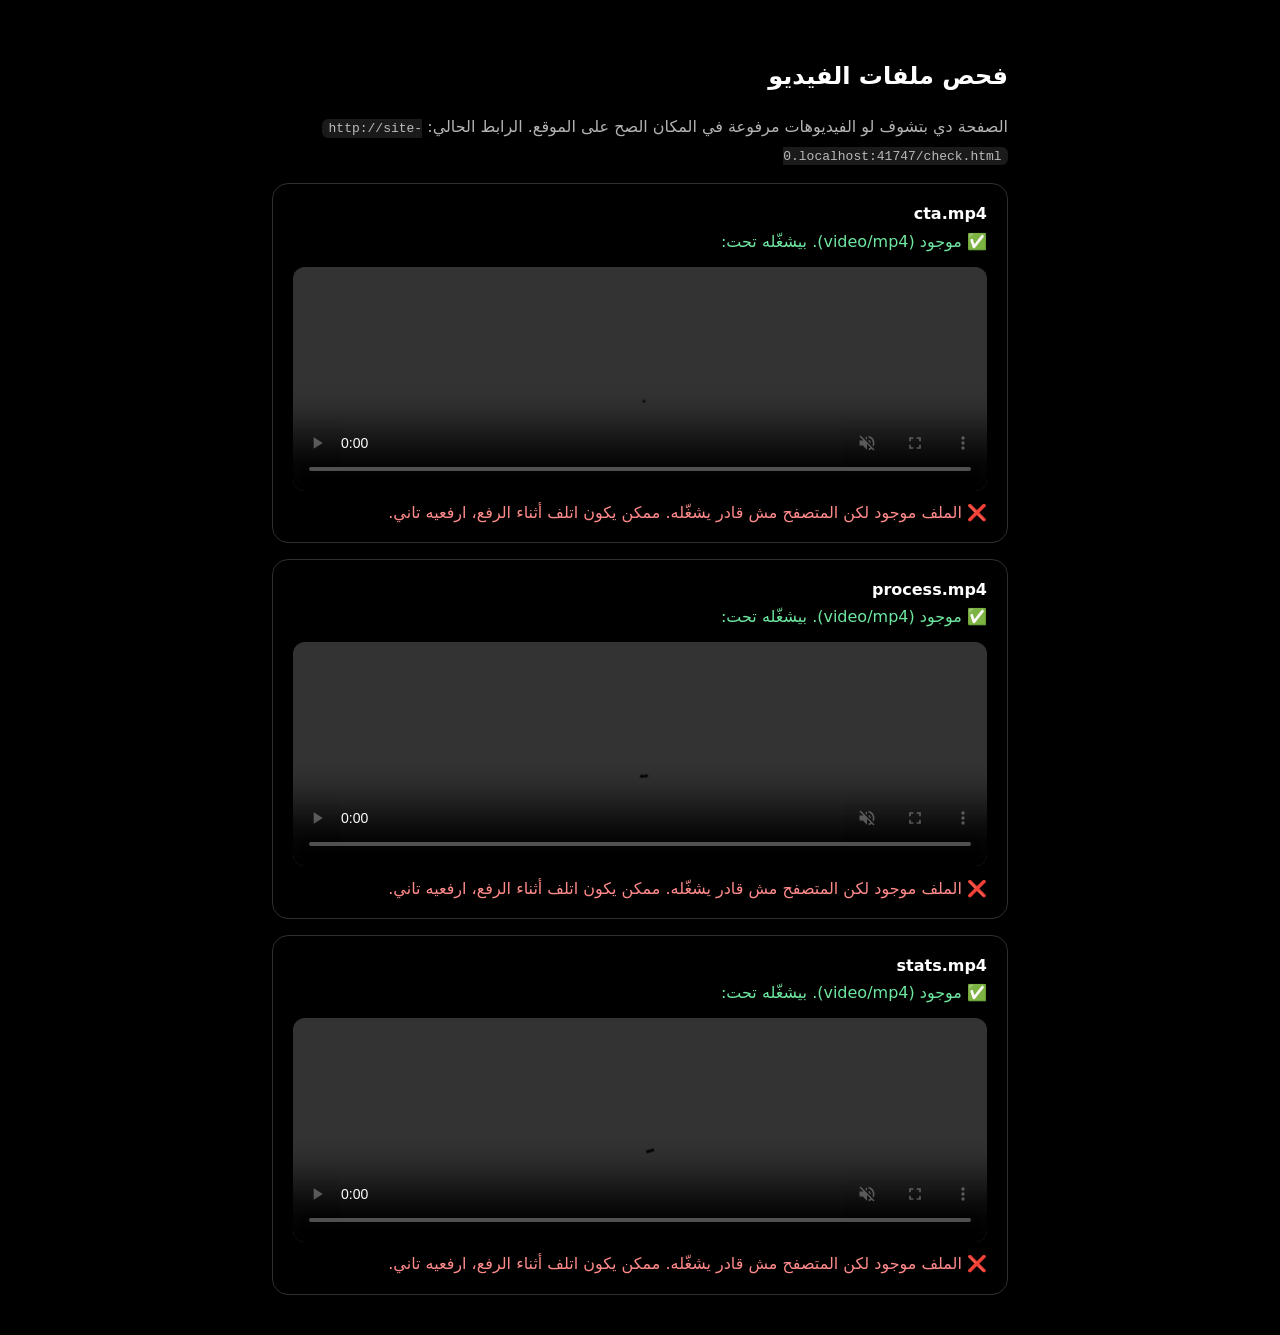
<file: check.html>
<!doctype html>
<html lang="ar" dir="rtl">
<head>
<meta charset="utf-8">
<meta name="viewport" content="width=device-width,initial-scale=1">
<title>فحص الفيديوهات</title>
<style>
body{background:#000;color:#fff;font-family:system-ui,'Segoe UI',Tahoma,sans-serif;max-width:46rem;margin:0 auto;padding:2.5rem 1.25rem;line-height:1.7}
h1{font-size:1.5rem;font-weight:600}p{color:rgba(255,255,255,.7)}
.r{border:1px solid rgba(255,255,255,.18);border-radius:1rem;padding:1rem 1.25rem;margin-top:1rem}
.r b{display:block;direction:ltr;text-align:right}.ok{color:#6ee7a0}.no{color:#ff8a8a}.w{color:#ffd37a}
video{width:100%;border-radius:.75rem;margin-top:.75rem;background:#111;max-height:14rem}code{direction:ltr;unicode-bidi:embed;background:rgba(255,255,255,.1);padding:.1rem .4rem;border-radius:.4rem}
</style>
</head>
<body>
<h1>فحص ملفات الفيديو</h1>
<p>الصفحة دي بتشوف لو الفيديوهات مرفوعة في المكان الصح على الموقع. الرابط الحالي: <code id="u"></code></p>
<div id="out"></div>
<script>
document.getElementById('u').textContent=location.href;
var files=['cta.mp4','process.mp4','stats.mp4'],out=document.getElementById('out');
files.forEach(function(f){
  var box=document.createElement('div');box.className='r';box.innerHTML='<b>'+f+'</b><span>جاري الفحص...</span>';out.appendChild(box);
  var span=box.querySelector('span'),abs=new URL(f,location.href).href;
  fetch(abs,{headers:{Range:'bytes=0-1023'}}).then(function(r){
    var type=r.headers.get('content-type')||'';
    if(r.status===404){span.className='no';span.innerHTML='❌ غير موجود (404). الملف مش مرفوع هنا، أو ملف الفيديو في مكان غلط. لازم يبقى جنب <code>index.html</code>.';return}
    if(r.status!==200&&r.status!==206){span.className='no';span.textContent='❌ الرد: '+r.status;return}
    if(type.indexOf('video')===-1&&type.indexOf('octet')===-1){span.className='w';span.textContent='⚠️ الملف موجود لكن نوعه غريب ('+type+'). غالبًا اترفع بشكل غلط.';return}
    span.className='ok';span.textContent='✅ موجود ('+type+'). بيشغّله تحت:';
    var v=document.createElement('video');v.src=abs;v.muted=true;v.loop=true;v.autoplay=true;v.playsInline=true;v.controls=true;box.appendChild(v);
    v.addEventListener('error',function(){var s=document.createElement('div');s.className='no';s.textContent='❌ الملف موجود لكن المتصفح مش قادر يشغّله. ممكن يكون اتلف أثناء الرفع، ارفعيه تاني.';box.appendChild(s)});
  }).catch(function(){span.className='no';span.textContent='❌ تعذّر الفحص. لو بتفتحي الصفحة بدوبل كليك على الجهاز جرّبي الرابط بعد رفعها على GitHub.'});
});
</script>
</body>
</html>
</file>
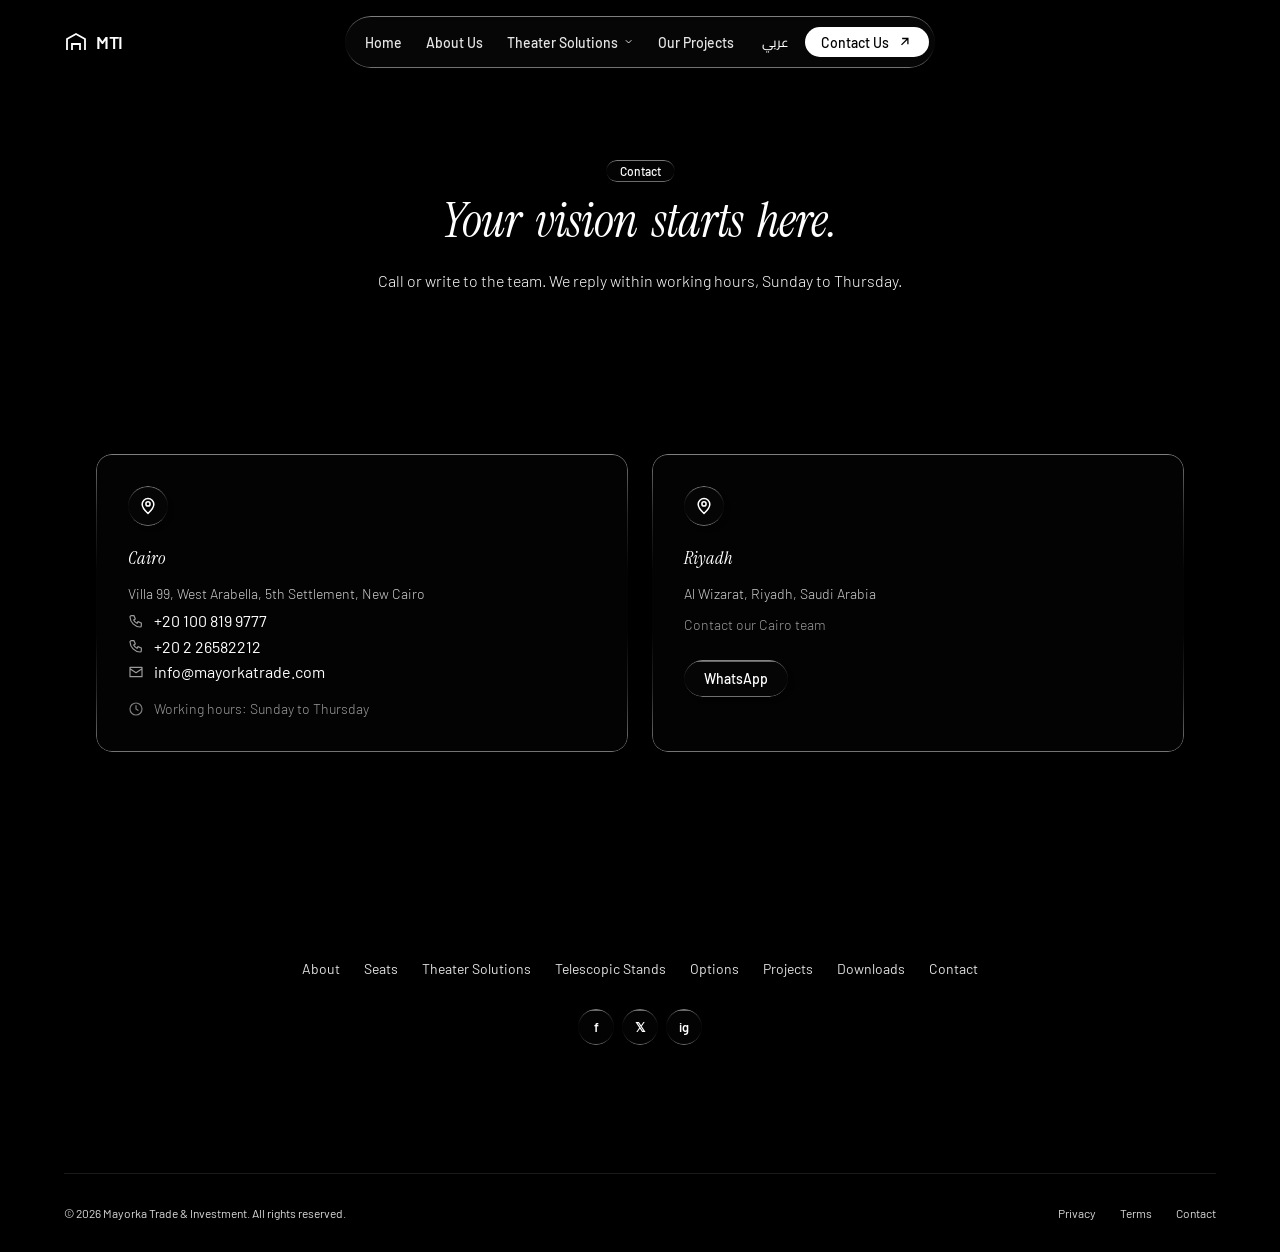
<file: contact.html>
<!doctype html>
<html lang="en" dir="ltr">
<head>
<meta charset="utf-8">
<meta name="viewport" content="width=device-width,initial-scale=1,viewport-fit=cover">
<script src="theme.js"></script>
<title>MTI | Contact</title>
<link rel="preconnect" href="https://fonts.googleapis.com">
<link rel="preconnect" href="https://fonts.gstatic.com" crossorigin>
<link rel="stylesheet" href="https://fonts.googleapis.com/css2?family=Barlow:wght@300;400;500;600&family=Instrument+Serif:ital@0;1&family=Cairo:wght@300;400;500;600;700&display=swap">
<style>
:root{--bg:#000;--fg:#fff;--muted:rgba(255,255,255,.6);--serif:'Instrument Serif','Cairo',serif;--sans:'Barlow','Cairo',ui-sans-serif,sans-serif}
*{box-sizing:border-box;margin:0;padding:0}
html{scroll-behavior:smooth}
body{background:var(--bg);color:var(--fg);font-family:var(--sans);-webkit-font-smoothing:antialiased;min-height:100svh;overflow-x:hidden}
a{color:inherit;text-decoration:none}ul{list-style:none}
::selection{background:rgba(255,255,255,.25);color:#000}
:focus-visible{outline:3px solid rgba(255,255,255,.5);outline-offset:2px}
.serif{font-family:var(--serif);font-style:italic}
[dir=rtl] .serif{font-style:normal;font-weight:600}
/* liquid glass (identical to Prism) */
.lg,.lgs{background:rgba(255,255,255,.01);background-blend-mode:luminosity;backdrop-filter:blur(4px);-webkit-backdrop-filter:blur(4px);box-shadow:inset 0 1px 1px rgba(255,255,255,.1);position:relative;overflow:hidden}
.lgs{backdrop-filter:blur(50px);-webkit-backdrop-filter:blur(50px);box-shadow:4px 4px 4px rgba(0,0,0,.05),inset 0 1px 1px rgba(255,255,255,.15)}
.lg::before,.lgs::before{content:'';position:absolute;inset:0;border-radius:inherit;padding:1.4px;background:linear-gradient(180deg,rgba(255,255,255,.45),rgba(255,255,255,.15) 20%,rgba(255,255,255,0) 40%,rgba(255,255,255,0) 60%,rgba(255,255,255,.15) 80%,rgba(255,255,255,.45));-webkit-mask:linear-gradient(#fff 0 0) content-box,linear-gradient(#fff 0 0);-webkit-mask-composite:xor;mask-composite:exclude;pointer-events:none}
.rise{animation:rise .6s ease-out both}
.rs{animation:rs .6s ease-out both}
.wr{display:inline-block;animation:wr .7s ease-out both}
@keyframes rise{from{opacity:0;transform:translateY(20px)}to{opacity:1;transform:none}}
@keyframes rs{from{transform:translateY(20px)}to{transform:none}}
@keyframes wr{0%{transform:translateY(50px)}50%{transform:translateY(-5px)}100%{transform:none}}
@media(prefers-reduced-motion:reduce){.rise,.rs,.wr{animation:none}}
/* video backdrop */
.vb{position:absolute;inset:0;width:100%;height:100%;object-fit:cover;z-index:0}
.fb,.ft{position:absolute;inset-inline:0;height:200px;z-index:1;pointer-events:none}
.fb{bottom:0;background:linear-gradient(to top,#000,transparent)}
.ft{top:0;background:linear-gradient(to bottom,#000,transparent)}
.sec{position:relative;overflow:hidden}
.wrap{position:relative;z-index:2;max-width:72rem;margin-inline:auto}
.pad{padding:6rem 1.5rem}
@media(min-width:768px){.pad{padding-inline:4rem}}
@media(min-width:1024px){.pad{padding-inline:6rem}}
/* pieces */
.pill{display:inline-block;border-radius:999px;padding:.25rem .875rem;font-size:.75rem;font-weight:500}
.gbtn{display:inline-flex;align-items:center;justify-content:center;gap:.5rem;border-radius:999px;padding:.625rem 1.25rem;font:500 .875rem var(--sans);color:#fff;border:0;cursor:pointer;white-space:nowrap}
.btn{display:inline-flex;align-items:center;gap:.5rem;border-radius:999px;padding:.625rem 1.25rem;font:500 .875rem var(--sans);background:#fff;color:#000;border:0;cursor:pointer;white-space:nowrap}
.btn.sm{padding:.4rem 1rem}
.ghost{background:none;color:#fff}.ghost:hover{background:rgba(255,255,255,.1)}
h2.h{font-size:2.25rem;line-height:.9;letter-spacing:-.025em;font-weight:400}
@media(min-width:768px){h2.h{font-size:3rem}}@media(min-width:1024px){h2.h{font-size:3.75rem}}
.p{font-size:.875rem;line-height:1.65;font-weight:300;color:var(--muted)}
.ctr{display:flex;flex-direction:column;align-items:center;text-align:center}
svg{width:1.1em;height:1.1em;flex:none}[dir=rtl] .ar{transform:scaleX(-1)}
/* nav */
header{position:fixed;inset-inline:0;top:1rem;z-index:50;padding:0 1.5rem}
@media(min-width:1024px){header{padding:0 4rem}}
nav{display:flex;align-items:center;justify-content:space-between;gap:1rem}
@media(min-width:768px){nav{display:grid;grid-template-columns:1fr auto 1fr}}
.logo{display:flex;align-items:center;gap:.5rem;font-size:1.125rem;font-weight:600;letter-spacing:-.02em;justify-self:start}
.bar{display:flex;align-items:center;gap:.25rem;border-radius:999px;padding:.375rem}
.links{display:none}@media(min-width:768px){.links{display:flex}.bar{padding-inline-start:.5rem}}
.links a{padding:.5rem .75rem;font-size:.875rem;font-weight:500;color:rgba(255,255,255,.9)}.links a:hover{color:#fff}
.lang{background:none;border:0;color:#fff;font:500 .8rem var(--sans);padding:.5rem .75rem;cursor:pointer;border-radius:999px}.lang:hover{background:rgba(255,255,255,.1)}
/* hero */
#home{min-height:100svh;display:flex;flex-direction:column}
.hin{position:relative;z-index:10;flex:1;display:flex;flex-direction:column;align-items:center;text-align:center;padding:9rem 1.5rem 0}
@media(min-width:768px){.hin{padding-top:11rem}}
.hin h1{margin-top:1.5rem;max-width:48rem;font-size:3.75rem;line-height:.85;letter-spacing:-2px;font-weight:400}
[dir=rtl] .hin h1{line-height:1.05;letter-spacing:0}
@media(min-width:768px){.hin h1{font-size:4.5rem}}@media(min-width:1024px){.hin h1{font-size:5.5rem;letter-spacing:-4px}[dir=rtl] .hin h1{letter-spacing:0}}
h1 span.w{display:inline-flex;flex-wrap:wrap;justify-content:center;gap:0 .3em}
.part{margin-top:auto;padding:4rem 0 2rem;gap:1.5rem}
.part ul{display:flex;flex-wrap:wrap;justify-content:center;gap:1rem 3rem}
.part li{font-size:1.5rem;letter-spacing:-.02em}@media(min-width:768px){.part li{font-size:1.875rem}}
/* process */
#process{min-height:700px;display:flex;align-items:center;padding:8rem 1.5rem}
/* features */
.row{display:flex;flex-direction:column;align-items:center;gap:2.5rem;margin-top:4rem}
@media(min-width:1024px){.row{flex-direction:row;gap:4rem;margin-top:6rem}.row.rev{flex-direction:row-reverse}}
.row>*{flex:1}.row h3{font-size:1.875rem;line-height:.95;letter-spacing:-.02em;font-weight:400}
@media(min-width:768px){.row h3{font-size:2.25rem}}
.media{position:relative;aspect-ratio:4/3;width:100%;border-radius:1rem;overflow:hidden}
/* grids */
.g{display:grid;gap:1.5rem;margin-top:4rem;grid-template-columns:1fr}
@media(min-width:768px){.g.b{grid-template-columns:repeat(2,1fr)}.g.t{grid-template-columns:repeat(3,1fr)}}
@media(min-width:1024px){.g.b{grid-template-columns:repeat(4,1fr)}}
.card{border-radius:1rem;padding:1.5rem}
.ico{display:flex;width:2.5rem;height:2.5rem;border-radius:50%;align-items:center;justify-content:center}
.card h3{margin-top:1.5rem;font-size:1.125rem;font-weight:400}.card .p{margin-top:.5rem}
.tag{display:block;margin-top:1.25rem;font-size:.75rem;color:rgba(255,255,255,.5)}
/* stats */
#stats{padding:8rem 1.5rem}
dl{border-radius:1.5rem;padding:3rem;display:grid;grid-template-columns:repeat(2,1fr);gap:2rem;text-align:center}
@media(min-width:768px){dl{padding:4rem}}@media(min-width:1024px){dl{grid-template-columns:repeat(4,1fr)}}
dl div{display:flex;flex-direction:column;gap:.5rem}dt{order:2;font-size:.875rem;font-weight:300;color:var(--muted)}
dd{font-size:2.25rem;letter-spacing:-.02em;font-variant-numeric:tabular-nums}@media(min-width:768px){dd{font-size:3rem}}@media(min-width:1024px){dd{font-size:3.75rem}}
/* cta + footer */
#contact{padding:8rem 1.5rem 2rem}
.cl{display:flex;flex-wrap:wrap;justify-content:center;gap:.75rem 2rem;margin-top:2rem;font-size:.875rem;color:rgba(255,255,255,.8)}
footer{margin-top:8rem;display:flex;flex-direction:column;align-items:center;justify-content:space-between;gap:1rem;border-top:1px solid rgba(255,255,255,.1);padding-top:2rem;font-size:.75rem;color:rgba(255,255,255,.4)}
@media(min-width:640px){footer{flex-direction:row}}
footer nav{display:flex;gap:1.5rem}footer a:hover{color:#fff}

.chips{display:flex;flex-wrap:wrap;justify-content:center;gap:.5rem;margin-top:2.5rem}
.chip{border:0;color:#fff;font:500 .8rem var(--sans);padding:.5rem 1rem;border-radius:999px;cursor:pointer;background:rgba(255,255,255,.04)}
.chip.on{background:#fff;color:#000}
.pc{display:flex;flex-direction:column;gap:.75rem;padding:1.75rem}
.pc[hidden]{display:none}
.pc .n{font-size:2.5rem;letter-spacing:-.02em;line-height:1}
.pc h3{margin:0;font-size:1.25rem}
.soc{display:flex;gap:.5rem;justify-content:center;margin-top:2rem}
.soc a{width:2.25rem;height:2.25rem;border-radius:50%;display:flex;align-items:center;justify-content:center;font-size:.8rem;font-weight:600}
.modal{position:fixed;inset:0;z-index:100;display:none;align-items:center;justify-content:center;padding:1.5rem;background:rgba(0,0,0,.7)}
.modal.on{display:flex}
.box{width:100%;max-width:32rem;border-radius:1.5rem;padding:2rem;background:rgba(10,10,10,.92);position:relative}
.box h3{font-size:1.75rem;font-weight:400;margin-bottom:1rem}.box h4{font-size:.95rem;font-weight:600;margin-top:1.25rem}
.box .p{margin-top:.4rem;color:rgba(255,255,255,.7)}.box .note{margin-top:1.5rem;font-size:.75rem;color:rgba(255,255,255,.4)}
.box button.x{position:absolute;top:1rem;inset-inline-end:1rem;background:none;border:0;color:#fff;font-size:1.25rem;cursor:pointer}
[dir=rtl]{--sans:'Cairo','Barlow',sans-serif}
.pgs{display:flex;flex-wrap:wrap;justify-content:center;gap:.5rem 1.5rem;margin-top:3rem;font-size:.875rem;color:rgba(255,255,255,.7)}.pgs a:hover{color:#fff}
.tabs{display:flex;flex-wrap:wrap;justify-content:center;gap:.5rem;margin-top:2.5rem}.tb{border:0;color:#fff;font:500 .8rem var(--sans);padding:.5rem 1rem;border-radius:999px;cursor:pointer;background:rgba(255,255,255,.04)}.tb.on{background:#fff;color:#000}
.pnl{margin:2rem auto 0;max-width:40rem;padding:2rem;border-radius:1.5rem}.pnl[hidden]{display:none}.pnl ul{margin-top:1.25rem;display:flex;flex-direction:column;gap:.6rem}.pnl li{font-size:.9rem;color:rgba(255,255,255,.85);display:flex;gap:.6rem}.pnl li::before{content:"✓";color:#fff}
.chs{display:flex;flex-wrap:wrap;gap:.5rem;margin-top:1.25rem}.chs .pill{font-weight:400;color:rgba(255,255,255,.85)}
.spec{margin-top:.25rem;display:grid;grid-template-columns:auto 1fr;gap:.35rem 1rem;font-size:.8rem}.spec dt{order:0;color:rgba(255,255,255,.5);font-size:.8rem}.spec dd{font-size:.8rem;letter-spacing:0;font-family:var(--sans);text-align:start}
.cr{display:flex;gap:2rem;align-items:flex-start;flex-wrap:wrap;margin-top:1rem}
.bar.lg{overflow:visible}.links .nl{display:inline-flex;align-items:center;gap:.3rem;border-radius:999px}.links .nl.on{background:rgba(255,255,255,.12);color:#fff}.links .nl:hover{background:rgba(255,255,255,.08)}
.has-dd{position:relative;display:flex}.dd{position:absolute;top:100%;inset-inline-start:0;padding-top:.6rem;display:none;min-width:15rem;z-index:60}.dd-in{border-radius:1.25rem;padding:.4rem;background:rgba(8,8,8,.94)}
.has-dd:hover .dd,.has-dd:focus-within .dd{display:block}.links .dd a{display:block;padding:.6rem .9rem;border-radius:.75rem;font-size:.85rem;color:rgba(255,255,255,.85)}.links .dd a:hover{background:rgba(255,255,255,.1);color:#fff}
.bg{display:inline-flex;padding:.4rem .6rem}@media(min-width:768px){.bg{display:none}}
.mnav{display:none;margin-top:.75rem;border-radius:1.5rem;padding:.5rem;flex-direction:column;background:rgba(8,8,8,.94)}.mnav.on{display:flex}@media(min-width:768px){.mnav{display:none!important}}
.mnav a{padding:.7rem 1rem;border-radius:999px;font-size:.9rem;font-weight:500}.mnav a.on{background:rgba(255,255,255,.12)}.mnav a.sub{padding-inline-start:2rem;font-size:.8rem;color:rgba(255,255,255,.7);font-weight:400}
.scrim{position:fixed;inset:0;z-index:80;background:rgba(0,0,0,.6);opacity:0;pointer-events:none;transition:opacity .3s}.scrim.on{opacity:1;pointer-events:auto}
.panel{position:fixed;top:0;bottom:0;inset-inline-end:0;width:min(28rem,100%);z-index:90;overflow-y:auto;background:rgba(8,8,8,.97);padding:1.5rem;border-inline-start:1px solid rgba(255,255,255,.15);transform:translateX(100%);transition:transform .35s ease}
[dir=rtl] .panel{transform:translateX(-100%)}.panel.on,[dir=rtl] .panel.on{transform:none}
.ph{display:flex;justify-content:space-between;align-items:flex-start;gap:1rem;margin-bottom:1.5rem}.pe{font-size:.75rem;color:rgba(255,255,255,.5)}.ph h3{font-size:2rem;font-weight:400;margin-top:.25rem}
.xb{background:none;border:0;color:#fff;font-size:1.5rem;line-height:1;cursor:pointer;padding:.25rem .5rem;border-radius:999px}.xb:hover{background:rgba(255,255,255,.1)}
.pimg{aspect-ratio:4/3;border-radius:1rem;background:rgba(255,255,255,.04);padding:2rem;margin-bottom:1.25rem}.pimg svg,.cimg svg{width:100%;height:100%}
.cimg{aspect-ratio:16/10;border-radius:.75rem;background:rgba(255,255,255,.04);padding:1rem;margin-bottom:.5rem}
.prow{display:flex;justify-content:space-between;gap:1rem;padding:.75rem 0;border-bottom:1px solid rgba(255,255,255,.1);font-size:.875rem}.prow b{font-weight:500;color:rgba(255,255,255,.55)}
.pbt{display:flex;flex-wrap:wrap;gap:.75rem;margin-top:1.5rem}
.pcard,.pc{cursor:pointer;transition:background .2s}.pcard:hover,.pc:hover{background:rgba(255,255,255,.04)}.hid{display:none!important}
.lmw{display:flex;flex-direction:column;align-items:center;gap:1rem;margin-top:3rem}
.lbx{position:fixed;inset:0;z-index:100;display:none;align-items:center;justify-content:center;padding:1.5rem;background:rgba(0,0,0,.8)}.lbx.on{display:flex}
.lbb{width:100%;max-width:56rem;border-radius:1.5rem;padding:1rem;position:relative;background:rgba(10,10,10,.96)}.lbb .xb{position:absolute;top:1.5rem;inset-inline-end:1.5rem;z-index:3;background:rgba(0,0,0,.5)}
.art{aspect-ratio:16/9;border-radius:1rem;overflow:hidden}.art svg{width:100%;height:100%;display:block}.cap{padding:1.25rem .75rem .5rem}.cap b{font-size:1.5rem;font-weight:400}.cap p{margin-top:.5rem}
</style>
<script>document.documentElement.classList.add("js")</script>
<style id="mti-smooth">/* ===== MTI smooth layer ===== */
:root{--ease:cubic-bezier(.22,1,.36,1)}
@keyframes mtiIn{from{opacity:0}to{opacity:1}}
@keyframes mtiUp{from{opacity:0;transform:translateY(16px)}to{opacity:1;transform:none}}
@keyframes mtiPop{from{opacity:0;transform:translateY(12px) scale(.98)}to{opacity:1;transform:none}}
/* page enter / leave */
body{animation:mtiIn .5s ease both}
html.leaving body{opacity:0;transition:opacity .26s ease}
main{transition:opacity .2s ease}main.lswap{opacity:0}
/* scroll reveal (replaces the fire-on-load .rise) */
html.js .rise{animation:none;opacity:0;transform:translateY(28px);transition:opacity .9s var(--ease),transform .9s var(--ease),background-color .3s ease,border-color .3s ease}
html.js .rise.in{opacity:1;transform:none}
html.js .rise.done{transition:transform .4s var(--ease),opacity .4s ease,background-color .3s ease,border-color .3s ease}
html.js .rise.done.pcard:hover,html.js .rise.done.pc:hover{transform:translateY(-4px)}
/* background videos fade in instead of popping */
html.js .vb{opacity:0;transition:opacity 1.2s ease}html.js .vb.ready{opacity:1}
/* nav dropdown + mobile menu */
.dd{display:block;opacity:0;visibility:hidden;transform:translateY(8px);transition:opacity .25s var(--ease),transform .25s var(--ease),visibility 0s linear .25s}
.has-dd:hover .dd,.has-dd:focus-within .dd{opacity:1;visibility:visible;transform:none;transition-delay:0s}
.links .nl svg{transition:transform .25s var(--ease)}.has-dd:hover .nl svg{transform:rotate(180deg)}
.mnav.on{animation:mtiPop .3s var(--ease)}
/* buttons, chips, links */
.btn,.gbtn,.chip,.tb,.lang,.links a,.mnav a,.dd a,.pgs a,footer a,.xb,.soc a{transition:color .25s ease,background-color .25s ease,border-color .25s ease,transform .25s var(--ease),opacity .25s ease}
.btn:hover,.gbtn:hover{transform:translateY(-1px)}.btn:active,.gbtn:active{transform:none}
.chip:hover:not(.on),.tb:hover:not(.on){background:rgba(255,255,255,.1)}
/* modal / lightbox / panel / tab + filter swaps */
.modal.on,.lbx.on{animation:mtiIn .25s ease}
.modal.on .box,.lbx.on .lbb{animation:mtiPop .35s var(--ease)}
.pc.swap,.pnl.swap{animation:mtiUp .5s var(--ease) both}
.pnl:not([hidden]){animation:mtiUp .5s var(--ease) both}
@media(prefers-reduced-motion:reduce){body{animation:none}html.js .rise{opacity:1;transform:none;transition:none}html.js .vb{opacity:1;transition:none}.pnl:not([hidden]),.pc.swap{animation:none}.dd{transition:none}}
/* footer video: dimmed + softened so the text stays readable */
#cta .vb,#contact .vb{filter:brightness(.55) blur(2px);transform:scale(1.05)}

/* icons */
.ico svg{width:1.25rem;height:1.25rem;stroke-linecap:round;stroke-linejoin:round}
.ico{transition:background-color .3s ease,transform .4s var(--ease)}
.card:hover .ico,.pnl:hover>.ico{background:rgba(255,255,255,.1);transform:scale(1.06)}
.ico+h3[style*="margin:0"]{margin-top:1.25rem!important}
.ico+h3{margin-top:1.25rem}
.pnl>.ico+h3{margin-top:1rem}
.tb{display:inline-flex;align-items:center;gap:.5rem}.tb svg{width:1rem;height:1rem;stroke-width:1.8;stroke-linecap:round;stroke-linejoin:round}
.card a[dir=ltr] svg{width:1rem;height:1rem;stroke-width:1.8;stroke-linecap:round;stroke-linejoin:round}
.card div svg{width:1rem;height:1rem;stroke-linecap:round;stroke-linejoin:round}
</style>
<link rel="stylesheet" href="theme.css">
</head>
<body>
<header>
  <nav>
    <a href="index.html" class="logo" aria-label="MTI"><svg viewBox="0 0 24 24" fill="none" stroke="currentColor" stroke-width="1.8" style="width:1.5rem;height:1.5rem"><path d="M3 20V9l9-5 9 5v11M8 20v-6h8v6"/></svg>MTI</a>
    <div class="lg bar">
      <div class="links"><a href="index.html" class="nl" data-en="Home" data-ar="الرئيسية">Home</a><a href="about.html" class="nl" data-en="About Us" data-ar="من نحن">About Us</a><div class="has-dd"><a href="theater.html" class="nl" aria-haspopup="true"><span data-en="Theater Solutions" data-ar="حلول المسارح">Theater Solutions</span><svg viewBox="0 0 24 24" fill="none" stroke="currentColor" stroke-width="2" style="width:.8em;height:.8em"><path d="m6 9 6 6 6-6"/></svg></a><div class="dd" role="menu"><div class="dd-in lgs"><a href="theater.html#svc-arch" role="menuitem" data-en="Architecture &amp; Design" data-ar="العمارة والتصميم">Architecture &amp; Design</a><a href="theater.html#svc-audio" role="menuitem" data-en="Pro Audio" data-ar="الصوتيات الاحترافية">Pro Audio</a><a href="theater.html#svc-light" role="menuitem" data-en="Pro Lighting" data-ar="الإضاءة الاحترافية">Pro Lighting</a><a href="theater.html#svc-visual" role="menuitem" data-en="Visual &amp; Effects" data-ar="المؤثرات البصرية">Visual &amp; Effects</a><a href="theater.html#svc-mech" role="menuitem" data-en="Mechanism" data-ar="الميكانيزم">Mechanism</a><a href="theater.html#svc-care" role="menuitem" data-en="Annual Care Packages" data-ar="باقات الصيانة السنوية">Annual Care Packages</a></div></div></div><a href="projects.html" class="nl" data-en="Our Projects" data-ar="مشاريعنا">Our Projects</a></div>
      <button class="lang" id="lang" aria-label="Switch language">عربي</button>
      <a href="contact.html" class="btn sm"><span data-en="Contact Us" data-ar="تواصل معنا">Contact Us</span><svg class="ar" viewBox="0 0 24 24" fill="none" stroke="currentColor" stroke-width="2"><path d="M7 17 17 7M8 7h9v9"/></svg></a>
      <button class="lang bg" id="bg" aria-label="Menu" aria-expanded="false"><svg viewBox="0 0 24 24" fill="none" stroke="currentColor" stroke-width="2" style="width:1.25rem;height:1.25rem"><path d="M4 7h16M4 12h16M4 17h16"/></svg></button>
    </div>
  </nav>
  <div class="mnav lg" id="mnav"><a href="index.html" class="m" data-en="Home" data-ar="الرئيسية">Home</a><a href="about.html" class="m" data-en="About Us" data-ar="من نحن">About Us</a><a href="theater.html" class="m" data-en="Theater Solutions" data-ar="حلول المسارح">Theater Solutions</a><a class="sub" href="theater.html#svc-arch" data-en="Architecture &amp; Design" data-ar="العمارة والتصميم">Architecture &amp; Design</a><a class="sub" href="theater.html#svc-audio" data-en="Pro Audio" data-ar="الصوتيات الاحترافية">Pro Audio</a><a class="sub" href="theater.html#svc-light" data-en="Pro Lighting" data-ar="الإضاءة الاحترافية">Pro Lighting</a><a class="sub" href="theater.html#svc-visual" data-en="Visual &amp; Effects" data-ar="المؤثرات البصرية">Visual &amp; Effects</a><a class="sub" href="theater.html#svc-mech" data-en="Mechanism" data-ar="الميكانيزم">Mechanism</a><a class="sub" href="theater.html#svc-care" data-en="Annual Care Packages" data-ar="باقات الصيانة السنوية">Annual Care Packages</a><a href="projects.html" class="m" data-en="Our Projects" data-ar="مشاريعنا">Our Projects</a><a href="contact.html" class="m on" data-en="Contact Us" data-ar="تواصل معنا">Contact Us</a></div>
</header>
<script>(function(){var b=document.getElementById("bg"),m=document.getElementById("mnav");b.addEventListener("click",function(){var o=m.classList.toggle("on");b.setAttribute("aria-expanded",o)});m.addEventListener("click",function(e){if(e.target.tagName==="A")m.classList.remove("on")})})()</script>
<main>
<section class="sec" style="padding:10rem 1.5rem 4rem"><video class="vb" src="cta.mp4" autoplay loop muted playsinline aria-hidden="true" tabindex="-1"></video><div class="fb"></div><div aria-hidden="true" style="position:absolute;inset:0;z-index:0;background:rgba(0,0,0,.45)"></div><div class="wrap ctr" style="max-width:48rem"><span class="lg pill rise" style="margin-bottom:1rem" data-en="Contact" data-ar="تواصل معنا"></span><h1 id="h1" class="serif" style="font-size:3rem;line-height:.95;letter-spacing:-.02em;font-weight:400" data-en="Your vision starts here." data-ar="رؤيتك تبدأ من هنا."></h1><p class="p rs" style="margin-top:1.5rem;font-size:1rem;color:#fff;max-width:40rem" data-en="Call or write to the team. We reply within working hours, Sunday to Thursday." data-ar="اتصل أو راسل الفريق. نرد خلال ساعات العمل، من الأحد إلى الخميس."></p></div></section>
<section class="pad"><div class="wrap"><div class="g b" style="grid-template-columns:repeat(auto-fit,minmax(18rem,1fr));margin-top:0"><article class="rise lg card" style="padding:2rem"><span class="ico lgs"><svg viewBox="0 0 24 24" fill="none" stroke="currentColor" stroke-width="1.8" aria-hidden="true"><path d="M12 21s-7-6.2-7-11a7 7 0 0 1 14 0c0 4.8-7 11-7 11zM12 12a2.5 2.5 0 1 0 0-5 2.5 2.5 0 0 0 0 5z"/></svg></span><h3 class="serif" style="margin:0" data-en="Cairo" data-ar="القاهرة"></h3><p class="p" style="margin-top:.75rem;color:rgba(255,255,255,.8)" data-en="Villa 99, West Arabella, 5th Settlement, New Cairo" data-ar="فيلا 99، ويست أرابيلا، التجمع الخامس، القاهرة الجديدة"></p><a href="tel:+201008199777" dir="ltr" style="display:flex;align-items:center;gap:.6rem;margin-top:.4rem"><svg viewBox="0 0 24 24" fill="none" stroke="currentColor" stroke-width="1.8" aria-hidden="true" style="opacity:.6"><path d="M5 4h4l2 5-2.5 1.5a11 11 0 0 0 5 5L15 13l5 2v4a2 2 0 0 1-2 2A16 16 0 0 1 3 6a2 2 0 0 1 2-2z"/></svg>+20 100 819 9777</a><a href="tel:+20226582212" dir="ltr" style="display:flex;align-items:center;gap:.6rem;margin-top:.4rem"><svg viewBox="0 0 24 24" fill="none" stroke="currentColor" stroke-width="1.8" aria-hidden="true" style="opacity:.6"><path d="M5 4h4l2 5-2.5 1.5a11 11 0 0 0 5 5L15 13l5 2v4a2 2 0 0 1-2 2A16 16 0 0 1 3 6a2 2 0 0 1 2-2z"/></svg>+20 2 26582212</a><a href="mailto:info@mayorkatrade.com" dir="ltr" style="display:flex;align-items:center;gap:.6rem;margin-top:.4rem"><svg viewBox="0 0 24 24" fill="none" stroke="currentColor" stroke-width="1.8" aria-hidden="true" style="opacity:.6"><path d="M3 5h18v14H3zM3 7l9 6 9-6"/></svg>info@mayorkatrade.com</a><div style="display:flex;align-items:center;gap:.6rem;margin-top:1rem;color:rgba(255,255,255,.6)"><svg viewBox="0 0 24 24" fill="none" stroke="currentColor" stroke-width="1.8" aria-hidden="true" style="opacity:.8"><path d="M12 3a9 9 0 1 0 0 18 9 9 0 0 0 0-18zM12 7v5l3 2"/></svg><p class="p" style="margin:0" data-en="Working hours: Sunday to Thursday" data-ar="ساعات العمل: من الأحد إلى الخميس"></p></div></article><article class="rise lg card" style="padding:2rem;animation-delay:0.1s"><span class="ico lgs"><svg viewBox="0 0 24 24" fill="none" stroke="currentColor" stroke-width="1.8" aria-hidden="true"><path d="M12 21s-7-6.2-7-11a7 7 0 0 1 14 0c0 4.8-7 11-7 11zM12 12a2.5 2.5 0 1 0 0-5 2.5 2.5 0 0 0 0 5z"/></svg></span><h3 class="serif" style="margin:0" data-en="Riyadh" data-ar="الرياض"></h3><p class="p" style="margin-top:.75rem;color:rgba(255,255,255,.8)" data-en="Al Wizarat, Riyadh, Saudi Arabia" data-ar="الوزارات، الرياض، المملكة العربية السعودية"></p><p class="p" style="margin-top:.5rem" data-en="Contact our Cairo team" data-ar="تواصل مع فريقنا في القاهرة"></p><a class="gbtn lgs" style="margin-top:1.5rem" target="_blank" rel="noopener" href="https://wa.me/201008199777" data-en="WhatsApp" data-ar="واتساب"></a></article></div></div></section>
<section class="sec" style="padding:4rem 1.5rem 2rem"><div class="wrap"><nav class="pgs" aria-label="Pages"><a href="about.html" data-en="About" data-ar="من نحن">About</a><a href="seats.html" data-en="Seats" data-ar="المقاعد">Seats</a><a href="theater.html" data-en="Theater Solutions" data-ar="حلول المسارح">Theater Solutions</a><a href="telescopic.html" data-en="Telescopic Stands" data-ar="المدرجات القابلة للطي">Telescopic Stands</a><a href="options.html" data-en="Options" data-ar="الخيارات">Options</a><a href="projects.html" data-en="Projects" data-ar="المشاريع">Projects</a><a href="downloads.html" data-en="Downloads" data-ar="التحميلات">Downloads</a><a href="contact.html" data-en="Contact" data-ar="تواصل">Contact</a></nav>
    <div class="soc"><a class="lg" href="#" target="_blank" rel="noopener" aria-label="Facebook">f</a><a class="lg" href="#" target="_blank" rel="noopener" aria-label="X">𝕏</a><a class="lg" href="#" target="_blank" rel="noopener" aria-label="Instagram">ig</a></div>
    <footer>
      <p data-en="© 2026 Mayorka Trade & Investment. All rights reserved." data-ar="© 2026 مايوركا للتجارة والاستثمار. جميع الحقوق محفوظة."></p>
      <nav><a href="#" data-legal="privacy" data-en="Privacy" data-ar="الخصوصية">Privacy</a><a href="#" data-legal="terms" data-en="Terms" data-ar="الشروط">Terms</a><a href="#contact" data-en="Contact" data-ar="تواصل">Contact</a></nav>
    </footer></div></section>
</main>
<div class="modal" id="legal" role="dialog" aria-modal="true" aria-labelledby="lt"><div class="box lgs">
  <button class="x" id="lx" aria-label="Close">×</button>
  <div id="l-privacy" hidden><h3 class="serif" id="lt" data-en="Privacy" data-ar="الخصوصية"></h3>
    <h4 data-en="What we collect" data-ar="ما نجمعه"></h4><p class="p" data-en="This site does not collect personal data. There are no accounts, forms or newsletters." data-ar="لا يجمع هذا الموقع أي بيانات شخصية. لا توجد حسابات أو نماذج أو نشرات بريدية."></p>
    <h4 data-en="Contact" data-ar="التواصل"></h4><p class="p" data-en="Messages sent by phone, email or WhatsApp are handled by the MTI team only." data-ar="الرسائل المرسلة عبر الهاتف أو البريد أو واتساب يتعامل معها فريق MTI فقط."></p><p class="note" data-en="Draft text for review. Final legal wording to be supplied." data-ar="نص مبدئي للمراجعة. يُستبدل بالصياغة القانونية النهائية."></p></div>
  <div id="l-terms" hidden><h3 class="serif" data-en="Terms" data-ar="الشروط"></h3>
    <h4 data-en="Use of this site" data-ar="استخدام الموقع"></h4><p class="p" data-en="Content is for information only. It is not an offer, a quotation or a price list." data-ar="المحتوى للتعريف فقط. وهو ليس عرضًا ولا تسعيرًا ولا قائمة أسعار."></p>
    <h4 data-en="Specifications" data-ar="المواصفات"></h4><p class="p" data-en="Specifications and images may change without notice." data-ar="قد تتغير المواصفات والصور دون إشعار."></p><p class="note" data-en="Draft text for review. Final legal wording to be supplied." data-ar="نص مبدئي للمراجعة. يُستبدل بالصياغة القانونية النهائية."></p></div>
</div></div>
<script>
(function(){
  var root=document.documentElement,btn=document.getElementById('lang'),h1=document.getElementById('h1');
  function words(){
    var t=h1.getAttribute('data-'+root.lang);
    h1.innerHTML='<span class="w" dir="auto">'+t.split(' ').map(function(w,i){return '<span class="wr" style="animation-delay:'+i*100+'ms">'+w+'</span>'}).join(' ')+'</span>';
  }
  function apply(l){
    root.lang=l;root.dir=l==='ar'?'rtl':'ltr';
    document.querySelectorAll('[data-en]').forEach(function(e){if(e!==h1)e.innerHTML=e.getAttribute('data-'+l)});
    btn.textContent=l==='ar'?'EN':'عربي';
    document.title=l==='ar'?'MTI | مايوركا للتجارة والاستثمار':'MTI | Mayorka Trade & Investment';
    words();
    try{localStorage.setItem('mti-lang',l)}catch(e){}
  }

  document.querySelectorAll('.chip').forEach(function(c){c.addEventListener('click',function(){
    document.querySelectorAll('.chip').forEach(function(x){x.classList.toggle('on',x===c)});
    document.querySelectorAll('.pc').forEach(function(p){p.hidden=c.dataset.chip!=='all'&&p.dataset.s!==c.dataset.chip});
  })});
  var lg=document.getElementById('legal');
  function openL(k){document.getElementById('l-privacy').hidden=k!=='privacy';document.getElementById('l-terms').hidden=k!=='terms';lg.classList.add('on');document.getElementById('lx').focus()}
  function closeL(){lg.classList.remove('on')}
  document.querySelectorAll('[data-legal]').forEach(function(a){a.addEventListener('click',function(e){e.preventDefault();openL(a.dataset.legal)})});
  document.getElementById('lx').addEventListener('click',closeL);
  lg.addEventListener('click',function(e){if(e.target===lg)closeL()});
  document.addEventListener('keydown',function(e){if(e.key==='Escape')closeL()});
  btn.addEventListener('click',function(){apply(root.lang==='ar'?'en':'ar')});
  var s='en';try{s=localStorage.getItem('mti-lang')||'en'}catch(e){}
  apply(s);
})();
</script>
<!--OV--><!--/OV-->
<script id="mti-smooth-js">/* ===== MTI smooth layer ===== */
(function(){
  var d=document,root=d.documentElement,reduce=false;
  try{reduce=matchMedia('(prefers-reduced-motion:reduce)').matches}catch(e){}

  /* 1. scroll reveal */
  var io=null;
  function reveal(el){
    el.classList.add('in');
    var t=(parseFloat(el.style.transitionDelay)||0)*1000+950;
    setTimeout(function(){el.style.transitionDelay='';el.classList.add('done')},t);
  }
  if('IntersectionObserver' in window&&!reduce){
    io=new IntersectionObserver(function(es){es.forEach(function(e){if(e.isIntersecting){io.unobserve(e.target);reveal(e.target)}})},{threshold:.12,rootMargin:'0px 0px -5% 0px'});
  }
  function watch(el){el.classList.remove('done');if(io)io.observe(el);else el.classList.add('in','done')}
  window.__mtiWatch=watch;
  d.querySelectorAll('.rise').forEach(function(el){var ad=el.style.animationDelay;if(ad)el.style.transitionDelay=ad;watch(el)});

  /* 2. background videos fade in once they can play */
  d.querySelectorAll('.vb').forEach(function(v){
    var done=false;function ok(){if(!done){done=true;v.classList.add('ready')}}
    if(v.readyState>=2)ok();
    v.addEventListener('loadeddata',ok);v.addEventListener('playing',ok);
    setTimeout(ok,2500);
  });

  /* 3. page-to-page transition */
  d.addEventListener('click',function(e){
    if(e.defaultPrevented||e.button||e.metaKey||e.ctrlKey||e.shiftKey||e.altKey)return;
    var a=e.target.closest&&e.target.closest('a[href]');if(!a)return;
    if((a.target&&a.target!=='_self')||a.hasAttribute('download'))return;
    var u;try{u=new URL(a.href,location.href)}catch(x){return}
    if(u.protocol!==location.protocol||u.host!==location.host)return;
    if(u.pathname===location.pathname&&u.search===location.search)return;
    if(!/\.html?$|\/$/.test(u.pathname))return;
    e.preventDefault();root.classList.add('leaving');
    setTimeout(function(){location.href=u.href},reduce?0:260);
  });
  addEventListener('pageshow',function(e){if(e.persisted)root.classList.remove('leaving')});

  /* 4. language switch: fade content out, swap, fade back in */
  var lb=d.getElementById('lang'),mn=d.querySelector('main'),pass=false;
  if(lb&&mn&&!reduce){
    lb.addEventListener('click',function(e){
      if(pass){pass=false;requestAnimationFrame(function(){requestAnimationFrame(function(){mn.classList.remove('lswap')})});return}
      e.stopImmediatePropagation();mn.classList.add('lswap');
      setTimeout(function(){pass=true;lb.click()},200);
    },true);
  }

  /* 5. filter chips / tabs: animate the newly shown items */
  d.addEventListener('click',function(e){
    if(!(e.target.closest&&e.target.closest('.chip,.tb')))return;
    setTimeout(function(){
      d.querySelectorAll('.pc:not([hidden]),.pnl:not([hidden])').forEach(function(el){
        el.classList.remove('swap');void el.offsetWidth;el.classList.add('swap');
        el.addEventListener('animationend',function(){el.classList.remove('swap')},{once:true});
      });
    },0);
  });
})();
</script>
</body>
</html>
</file>
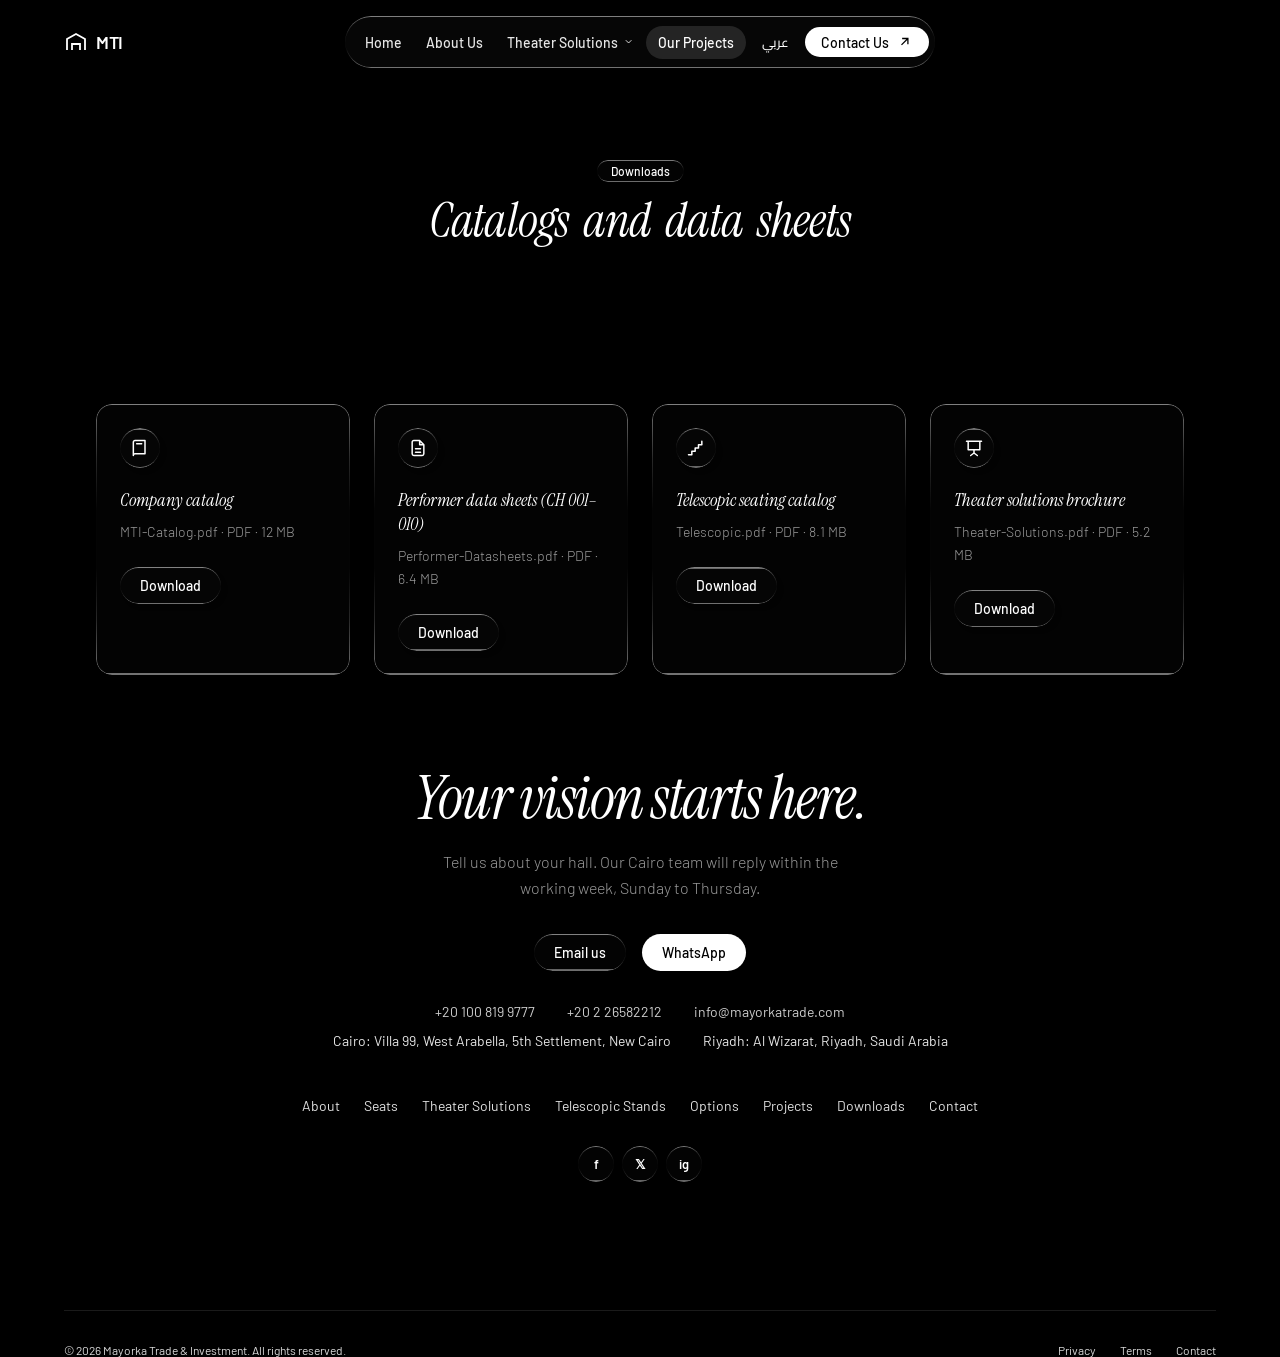
<file: downloads.html>
<!doctype html>
<html lang="en" dir="ltr">
<head>
<meta charset="utf-8">
<meta name="viewport" content="width=device-width,initial-scale=1,viewport-fit=cover">
<script src="theme.js"></script>
<title>MTI | Downloads</title>
<link rel="preconnect" href="https://fonts.googleapis.com">
<link rel="preconnect" href="https://fonts.gstatic.com" crossorigin>
<link rel="stylesheet" href="https://fonts.googleapis.com/css2?family=Barlow:wght@300;400;500;600&family=Instrument+Serif:ital@0;1&family=Cairo:wght@300;400;500;600;700&display=swap">
<style>
:root{--bg:#000;--fg:#fff;--muted:rgba(255,255,255,.6);--serif:'Instrument Serif','Cairo',serif;--sans:'Barlow','Cairo',ui-sans-serif,sans-serif}
*{box-sizing:border-box;margin:0;padding:0}
html{scroll-behavior:smooth}
body{background:var(--bg);color:var(--fg);font-family:var(--sans);-webkit-font-smoothing:antialiased;min-height:100svh;overflow-x:hidden}
a{color:inherit;text-decoration:none}ul{list-style:none}
::selection{background:rgba(255,255,255,.25);color:#000}
:focus-visible{outline:3px solid rgba(255,255,255,.5);outline-offset:2px}
.serif{font-family:var(--serif);font-style:italic}
[dir=rtl] .serif{font-style:normal;font-weight:600}
/* liquid glass (identical to Prism) */
.lg,.lgs{background:rgba(255,255,255,.01);background-blend-mode:luminosity;backdrop-filter:blur(4px);-webkit-backdrop-filter:blur(4px);box-shadow:inset 0 1px 1px rgba(255,255,255,.1);position:relative;overflow:hidden}
.lgs{backdrop-filter:blur(50px);-webkit-backdrop-filter:blur(50px);box-shadow:4px 4px 4px rgba(0,0,0,.05),inset 0 1px 1px rgba(255,255,255,.15)}
.lg::before,.lgs::before{content:'';position:absolute;inset:0;border-radius:inherit;padding:1.4px;background:linear-gradient(180deg,rgba(255,255,255,.45),rgba(255,255,255,.15) 20%,rgba(255,255,255,0) 40%,rgba(255,255,255,0) 60%,rgba(255,255,255,.15) 80%,rgba(255,255,255,.45));-webkit-mask:linear-gradient(#fff 0 0) content-box,linear-gradient(#fff 0 0);-webkit-mask-composite:xor;mask-composite:exclude;pointer-events:none}
.rise{animation:rise .6s ease-out both}
.rs{animation:rs .6s ease-out both}
.wr{display:inline-block;animation:wr .7s ease-out both}
@keyframes rise{from{opacity:0;transform:translateY(20px)}to{opacity:1;transform:none}}
@keyframes rs{from{transform:translateY(20px)}to{transform:none}}
@keyframes wr{0%{transform:translateY(50px)}50%{transform:translateY(-5px)}100%{transform:none}}
@media(prefers-reduced-motion:reduce){.rise,.rs,.wr{animation:none}}
/* video backdrop */
.vb{position:absolute;inset:0;width:100%;height:100%;object-fit:cover;z-index:0}
.fb,.ft{position:absolute;inset-inline:0;height:200px;z-index:1;pointer-events:none}
.fb{bottom:0;background:linear-gradient(to top,#000,transparent)}
.ft{top:0;background:linear-gradient(to bottom,#000,transparent)}
.sec{position:relative;overflow:hidden}
.wrap{position:relative;z-index:2;max-width:72rem;margin-inline:auto}
.pad{padding:6rem 1.5rem}
@media(min-width:768px){.pad{padding-inline:4rem}}
@media(min-width:1024px){.pad{padding-inline:6rem}}
/* pieces */
.pill{display:inline-block;border-radius:999px;padding:.25rem .875rem;font-size:.75rem;font-weight:500}
.gbtn{display:inline-flex;align-items:center;justify-content:center;gap:.5rem;border-radius:999px;padding:.625rem 1.25rem;font:500 .875rem var(--sans);color:#fff;border:0;cursor:pointer;white-space:nowrap}
.btn{display:inline-flex;align-items:center;gap:.5rem;border-radius:999px;padding:.625rem 1.25rem;font:500 .875rem var(--sans);background:#fff;color:#000;border:0;cursor:pointer;white-space:nowrap}
.btn.sm{padding:.4rem 1rem}
.ghost{background:none;color:#fff}.ghost:hover{background:rgba(255,255,255,.1)}
h2.h{font-size:2.25rem;line-height:.9;letter-spacing:-.025em;font-weight:400}
@media(min-width:768px){h2.h{font-size:3rem}}@media(min-width:1024px){h2.h{font-size:3.75rem}}
.p{font-size:.875rem;line-height:1.65;font-weight:300;color:var(--muted)}
.ctr{display:flex;flex-direction:column;align-items:center;text-align:center}
svg{width:1.1em;height:1.1em;flex:none}[dir=rtl] .ar{transform:scaleX(-1)}
/* nav */
header{position:fixed;inset-inline:0;top:1rem;z-index:50;padding:0 1.5rem}
@media(min-width:1024px){header{padding:0 4rem}}
nav{display:flex;align-items:center;justify-content:space-between;gap:1rem}
@media(min-width:768px){nav{display:grid;grid-template-columns:1fr auto 1fr}}
.logo{display:flex;align-items:center;gap:.5rem;font-size:1.125rem;font-weight:600;letter-spacing:-.02em;justify-self:start}
.bar{display:flex;align-items:center;gap:.25rem;border-radius:999px;padding:.375rem}
.links{display:none}@media(min-width:768px){.links{display:flex}.bar{padding-inline-start:.5rem}}
.links a{padding:.5rem .75rem;font-size:.875rem;font-weight:500;color:rgba(255,255,255,.9)}.links a:hover{color:#fff}
.lang{background:none;border:0;color:#fff;font:500 .8rem var(--sans);padding:.5rem .75rem;cursor:pointer;border-radius:999px}.lang:hover{background:rgba(255,255,255,.1)}
/* hero */
#home{min-height:100svh;display:flex;flex-direction:column}
.hin{position:relative;z-index:10;flex:1;display:flex;flex-direction:column;align-items:center;text-align:center;padding:9rem 1.5rem 0}
@media(min-width:768px){.hin{padding-top:11rem}}
.hin h1{margin-top:1.5rem;max-width:48rem;font-size:3.75rem;line-height:.85;letter-spacing:-2px;font-weight:400}
[dir=rtl] .hin h1{line-height:1.05;letter-spacing:0}
@media(min-width:768px){.hin h1{font-size:4.5rem}}@media(min-width:1024px){.hin h1{font-size:5.5rem;letter-spacing:-4px}[dir=rtl] .hin h1{letter-spacing:0}}
h1 span.w{display:inline-flex;flex-wrap:wrap;justify-content:center;gap:0 .3em}
.part{margin-top:auto;padding:4rem 0 2rem;gap:1.5rem}
.part ul{display:flex;flex-wrap:wrap;justify-content:center;gap:1rem 3rem}
.part li{font-size:1.5rem;letter-spacing:-.02em}@media(min-width:768px){.part li{font-size:1.875rem}}
/* process */
#process{min-height:700px;display:flex;align-items:center;padding:8rem 1.5rem}
/* features */
.row{display:flex;flex-direction:column;align-items:center;gap:2.5rem;margin-top:4rem}
@media(min-width:1024px){.row{flex-direction:row;gap:4rem;margin-top:6rem}.row.rev{flex-direction:row-reverse}}
.row>*{flex:1}.row h3{font-size:1.875rem;line-height:.95;letter-spacing:-.02em;font-weight:400}
@media(min-width:768px){.row h3{font-size:2.25rem}}
.media{position:relative;aspect-ratio:4/3;width:100%;border-radius:1rem;overflow:hidden}
/* grids */
.g{display:grid;gap:1.5rem;margin-top:4rem;grid-template-columns:1fr}
@media(min-width:768px){.g.b{grid-template-columns:repeat(2,1fr)}.g.t{grid-template-columns:repeat(3,1fr)}}
@media(min-width:1024px){.g.b{grid-template-columns:repeat(4,1fr)}}
.card{border-radius:1rem;padding:1.5rem}
.ico{display:flex;width:2.5rem;height:2.5rem;border-radius:50%;align-items:center;justify-content:center}
.card h3{margin-top:1.5rem;font-size:1.125rem;font-weight:400}.card .p{margin-top:.5rem}
.tag{display:block;margin-top:1.25rem;font-size:.75rem;color:rgba(255,255,255,.5)}
/* stats */
#stats{padding:8rem 1.5rem}
dl{border-radius:1.5rem;padding:3rem;display:grid;grid-template-columns:repeat(2,1fr);gap:2rem;text-align:center}
@media(min-width:768px){dl{padding:4rem}}@media(min-width:1024px){dl{grid-template-columns:repeat(4,1fr)}}
dl div{display:flex;flex-direction:column;gap:.5rem}dt{order:2;font-size:.875rem;font-weight:300;color:var(--muted)}
dd{font-size:2.25rem;letter-spacing:-.02em;font-variant-numeric:tabular-nums}@media(min-width:768px){dd{font-size:3rem}}@media(min-width:1024px){dd{font-size:3.75rem}}
/* cta + footer */
#contact{padding:8rem 1.5rem 2rem}
.cl{display:flex;flex-wrap:wrap;justify-content:center;gap:.75rem 2rem;margin-top:2rem;font-size:.875rem;color:rgba(255,255,255,.8)}
footer{margin-top:8rem;display:flex;flex-direction:column;align-items:center;justify-content:space-between;gap:1rem;border-top:1px solid rgba(255,255,255,.1);padding-top:2rem;font-size:.75rem;color:rgba(255,255,255,.4)}
@media(min-width:640px){footer{flex-direction:row}}
footer nav{display:flex;gap:1.5rem}footer a:hover{color:#fff}

.chips{display:flex;flex-wrap:wrap;justify-content:center;gap:.5rem;margin-top:2.5rem}
.chip{border:0;color:#fff;font:500 .8rem var(--sans);padding:.5rem 1rem;border-radius:999px;cursor:pointer;background:rgba(255,255,255,.04)}
.chip.on{background:#fff;color:#000}
.pc{display:flex;flex-direction:column;gap:.75rem;padding:1.75rem}
.pc[hidden]{display:none}
.pc .n{font-size:2.5rem;letter-spacing:-.02em;line-height:1}
.pc h3{margin:0;font-size:1.25rem}
.soc{display:flex;gap:.5rem;justify-content:center;margin-top:2rem}
.soc a{width:2.25rem;height:2.25rem;border-radius:50%;display:flex;align-items:center;justify-content:center;font-size:.8rem;font-weight:600}
.modal{position:fixed;inset:0;z-index:100;display:none;align-items:center;justify-content:center;padding:1.5rem;background:rgba(0,0,0,.7)}
.modal.on{display:flex}
.box{width:100%;max-width:32rem;border-radius:1.5rem;padding:2rem;background:rgba(10,10,10,.92);position:relative}
.box h3{font-size:1.75rem;font-weight:400;margin-bottom:1rem}.box h4{font-size:.95rem;font-weight:600;margin-top:1.25rem}
.box .p{margin-top:.4rem;color:rgba(255,255,255,.7)}.box .note{margin-top:1.5rem;font-size:.75rem;color:rgba(255,255,255,.4)}
.box button.x{position:absolute;top:1rem;inset-inline-end:1rem;background:none;border:0;color:#fff;font-size:1.25rem;cursor:pointer}
[dir=rtl]{--sans:'Cairo','Barlow',sans-serif}
.pgs{display:flex;flex-wrap:wrap;justify-content:center;gap:.5rem 1.5rem;margin-top:3rem;font-size:.875rem;color:rgba(255,255,255,.7)}.pgs a:hover{color:#fff}
.tabs{display:flex;flex-wrap:wrap;justify-content:center;gap:.5rem;margin-top:2.5rem}.tb{border:0;color:#fff;font:500 .8rem var(--sans);padding:.5rem 1rem;border-radius:999px;cursor:pointer;background:rgba(255,255,255,.04)}.tb.on{background:#fff;color:#000}
.pnl{margin:2rem auto 0;max-width:40rem;padding:2rem;border-radius:1.5rem}.pnl[hidden]{display:none}.pnl ul{margin-top:1.25rem;display:flex;flex-direction:column;gap:.6rem}.pnl li{font-size:.9rem;color:rgba(255,255,255,.85);display:flex;gap:.6rem}.pnl li::before{content:"✓";color:#fff}
.chs{display:flex;flex-wrap:wrap;gap:.5rem;margin-top:1.25rem}.chs .pill{font-weight:400;color:rgba(255,255,255,.85)}
.spec{margin-top:.25rem;display:grid;grid-template-columns:auto 1fr;gap:.35rem 1rem;font-size:.8rem}.spec dt{order:0;color:rgba(255,255,255,.5);font-size:.8rem}.spec dd{font-size:.8rem;letter-spacing:0;font-family:var(--sans);text-align:start}
.cr{display:flex;gap:2rem;align-items:flex-start;flex-wrap:wrap;margin-top:1rem}
.bar.lg{overflow:visible}.links .nl{display:inline-flex;align-items:center;gap:.3rem;border-radius:999px}.links .nl.on{background:rgba(255,255,255,.12);color:#fff}.links .nl:hover{background:rgba(255,255,255,.08)}
.has-dd{position:relative;display:flex}.dd{position:absolute;top:100%;inset-inline-start:0;padding-top:.6rem;display:none;min-width:15rem;z-index:60}.dd-in{border-radius:1.25rem;padding:.4rem;background:rgba(8,8,8,.94)}
.has-dd:hover .dd,.has-dd:focus-within .dd{display:block}.links .dd a{display:block;padding:.6rem .9rem;border-radius:.75rem;font-size:.85rem;color:rgba(255,255,255,.85)}.links .dd a:hover{background:rgba(255,255,255,.1);color:#fff}
.bg{display:inline-flex;padding:.4rem .6rem}@media(min-width:768px){.bg{display:none}}
.mnav{display:none;margin-top:.75rem;border-radius:1.5rem;padding:.5rem;flex-direction:column;background:rgba(8,8,8,.94)}.mnav.on{display:flex}@media(min-width:768px){.mnav{display:none!important}}
.mnav a{padding:.7rem 1rem;border-radius:999px;font-size:.9rem;font-weight:500}.mnav a.on{background:rgba(255,255,255,.12)}.mnav a.sub{padding-inline-start:2rem;font-size:.8rem;color:rgba(255,255,255,.7);font-weight:400}
.scrim{position:fixed;inset:0;z-index:80;background:rgba(0,0,0,.6);opacity:0;pointer-events:none;transition:opacity .3s}.scrim.on{opacity:1;pointer-events:auto}
.panel{position:fixed;top:0;bottom:0;inset-inline-end:0;width:min(28rem,100%);z-index:90;overflow-y:auto;background:rgba(8,8,8,.97);padding:1.5rem;border-inline-start:1px solid rgba(255,255,255,.15);transform:translateX(100%);transition:transform .35s ease}
[dir=rtl] .panel{transform:translateX(-100%)}.panel.on,[dir=rtl] .panel.on{transform:none}
.ph{display:flex;justify-content:space-between;align-items:flex-start;gap:1rem;margin-bottom:1.5rem}.pe{font-size:.75rem;color:rgba(255,255,255,.5)}.ph h3{font-size:2rem;font-weight:400;margin-top:.25rem}
.xb{background:none;border:0;color:#fff;font-size:1.5rem;line-height:1;cursor:pointer;padding:.25rem .5rem;border-radius:999px}.xb:hover{background:rgba(255,255,255,.1)}
.pimg{aspect-ratio:4/3;border-radius:1rem;background:rgba(255,255,255,.04);padding:2rem;margin-bottom:1.25rem}.pimg svg,.cimg svg{width:100%;height:100%}
.cimg{aspect-ratio:16/10;border-radius:.75rem;background:rgba(255,255,255,.04);padding:1rem;margin-bottom:.5rem}
.prow{display:flex;justify-content:space-between;gap:1rem;padding:.75rem 0;border-bottom:1px solid rgba(255,255,255,.1);font-size:.875rem}.prow b{font-weight:500;color:rgba(255,255,255,.55)}
.pbt{display:flex;flex-wrap:wrap;gap:.75rem;margin-top:1.5rem}
.pcard,.pc{cursor:pointer;transition:background .2s}.pcard:hover,.pc:hover{background:rgba(255,255,255,.04)}.hid{display:none!important}
.lmw{display:flex;flex-direction:column;align-items:center;gap:1rem;margin-top:3rem}
.lbx{position:fixed;inset:0;z-index:100;display:none;align-items:center;justify-content:center;padding:1.5rem;background:rgba(0,0,0,.8)}.lbx.on{display:flex}
.lbb{width:100%;max-width:56rem;border-radius:1.5rem;padding:1rem;position:relative;background:rgba(10,10,10,.96)}.lbb .xb{position:absolute;top:1.5rem;inset-inline-end:1.5rem;z-index:3;background:rgba(0,0,0,.5)}
.art{aspect-ratio:16/9;border-radius:1rem;overflow:hidden}.art svg{width:100%;height:100%;display:block}.cap{padding:1.25rem .75rem .5rem}.cap b{font-size:1.5rem;font-weight:400}.cap p{margin-top:.5rem}
</style>
<script>document.documentElement.classList.add("js")</script>
<style id="mti-smooth">/* ===== MTI smooth layer ===== */
:root{--ease:cubic-bezier(.22,1,.36,1)}
@keyframes mtiIn{from{opacity:0}to{opacity:1}}
@keyframes mtiUp{from{opacity:0;transform:translateY(16px)}to{opacity:1;transform:none}}
@keyframes mtiPop{from{opacity:0;transform:translateY(12px) scale(.98)}to{opacity:1;transform:none}}
/* page enter / leave */
body{animation:mtiIn .5s ease both}
html.leaving body{opacity:0;transition:opacity .26s ease}
main{transition:opacity .2s ease}main.lswap{opacity:0}
/* scroll reveal (replaces the fire-on-load .rise) */
html.js .rise{animation:none;opacity:0;transform:translateY(28px);transition:opacity .9s var(--ease),transform .9s var(--ease),background-color .3s ease,border-color .3s ease}
html.js .rise.in{opacity:1;transform:none}
html.js .rise.done{transition:transform .4s var(--ease),opacity .4s ease,background-color .3s ease,border-color .3s ease}
html.js .rise.done.pcard:hover,html.js .rise.done.pc:hover{transform:translateY(-4px)}
/* background videos fade in instead of popping */
html.js .vb{opacity:0;transition:opacity 1.2s ease}html.js .vb.ready{opacity:1}
/* nav dropdown + mobile menu */
.dd{display:block;opacity:0;visibility:hidden;transform:translateY(8px);transition:opacity .25s var(--ease),transform .25s var(--ease),visibility 0s linear .25s}
.has-dd:hover .dd,.has-dd:focus-within .dd{opacity:1;visibility:visible;transform:none;transition-delay:0s}
.links .nl svg{transition:transform .25s var(--ease)}.has-dd:hover .nl svg{transform:rotate(180deg)}
.mnav.on{animation:mtiPop .3s var(--ease)}
/* buttons, chips, links */
.btn,.gbtn,.chip,.tb,.lang,.links a,.mnav a,.dd a,.pgs a,footer a,.xb,.soc a{transition:color .25s ease,background-color .25s ease,border-color .25s ease,transform .25s var(--ease),opacity .25s ease}
.btn:hover,.gbtn:hover{transform:translateY(-1px)}.btn:active,.gbtn:active{transform:none}
.chip:hover:not(.on),.tb:hover:not(.on){background:rgba(255,255,255,.1)}
/* modal / lightbox / panel / tab + filter swaps */
.modal.on,.lbx.on{animation:mtiIn .25s ease}
.modal.on .box,.lbx.on .lbb{animation:mtiPop .35s var(--ease)}
.pc.swap,.pnl.swap{animation:mtiUp .5s var(--ease) both}
.pnl:not([hidden]){animation:mtiUp .5s var(--ease) both}
@media(prefers-reduced-motion:reduce){body{animation:none}html.js .rise{opacity:1;transform:none;transition:none}html.js .vb{opacity:1;transition:none}.pnl:not([hidden]),.pc.swap{animation:none}.dd{transition:none}}
/* footer video: dimmed + softened so the text stays readable */
#cta .vb,#contact .vb{filter:brightness(.55) blur(2px);transform:scale(1.05)}

/* icons */
.ico svg{width:1.25rem;height:1.25rem;stroke-linecap:round;stroke-linejoin:round}
.ico{transition:background-color .3s ease,transform .4s var(--ease)}
.card:hover .ico,.pnl:hover>.ico{background:rgba(255,255,255,.1);transform:scale(1.06)}
.ico+h3[style*="margin:0"]{margin-top:1.25rem!important}
.ico+h3{margin-top:1.25rem}
.pnl>.ico+h3{margin-top:1rem}
.tb{display:inline-flex;align-items:center;gap:.5rem}.tb svg{width:1rem;height:1rem;stroke-width:1.8;stroke-linecap:round;stroke-linejoin:round}
.card a[dir=ltr] svg{width:1rem;height:1rem;stroke-width:1.8;stroke-linecap:round;stroke-linejoin:round}
.card div svg{width:1rem;height:1rem;stroke-linecap:round;stroke-linejoin:round}
</style>
<link rel="stylesheet" href="theme.css">
</head>
<body>
<header>
  <nav>
    <a href="index.html" class="logo" aria-label="MTI"><svg viewBox="0 0 24 24" fill="none" stroke="currentColor" stroke-width="1.8" style="width:1.5rem;height:1.5rem"><path d="M3 20V9l9-5 9 5v11M8 20v-6h8v6"/></svg>MTI</a>
    <div class="lg bar">
      <div class="links"><a href="index.html" class="nl" data-en="Home" data-ar="الرئيسية">Home</a><a href="about.html" class="nl" data-en="About Us" data-ar="من نحن">About Us</a><div class="has-dd"><a href="theater.html" class="nl" aria-haspopup="true"><span data-en="Theater Solutions" data-ar="حلول المسارح">Theater Solutions</span><svg viewBox="0 0 24 24" fill="none" stroke="currentColor" stroke-width="2" style="width:.8em;height:.8em"><path d="m6 9 6 6 6-6"/></svg></a><div class="dd" role="menu"><div class="dd-in lgs"><a href="theater.html#svc-arch" role="menuitem" data-en="Architecture &amp; Design" data-ar="العمارة والتصميم">Architecture &amp; Design</a><a href="theater.html#svc-audio" role="menuitem" data-en="Pro Audio" data-ar="الصوتيات الاحترافية">Pro Audio</a><a href="theater.html#svc-light" role="menuitem" data-en="Pro Lighting" data-ar="الإضاءة الاحترافية">Pro Lighting</a><a href="theater.html#svc-visual" role="menuitem" data-en="Visual &amp; Effects" data-ar="المؤثرات البصرية">Visual &amp; Effects</a><a href="theater.html#svc-mech" role="menuitem" data-en="Mechanism" data-ar="الميكانيزم">Mechanism</a><a href="theater.html#svc-care" role="menuitem" data-en="Annual Care Packages" data-ar="باقات الصيانة السنوية">Annual Care Packages</a></div></div></div><a href="projects.html" class="nl on" data-en="Our Projects" data-ar="مشاريعنا">Our Projects</a></div>
      <button class="lang" id="lang" aria-label="Switch language">عربي</button>
      <a href="contact.html" class="btn sm"><span data-en="Contact Us" data-ar="تواصل معنا">Contact Us</span><svg class="ar" viewBox="0 0 24 24" fill="none" stroke="currentColor" stroke-width="2"><path d="M7 17 17 7M8 7h9v9"/></svg></a>
      <button class="lang bg" id="bg" aria-label="Menu" aria-expanded="false"><svg viewBox="0 0 24 24" fill="none" stroke="currentColor" stroke-width="2" style="width:1.25rem;height:1.25rem"><path d="M4 7h16M4 12h16M4 17h16"/></svg></button>
    </div>
  </nav>
  <div class="mnav lg" id="mnav"><a href="index.html" class="m" data-en="Home" data-ar="الرئيسية">Home</a><a href="about.html" class="m" data-en="About Us" data-ar="من نحن">About Us</a><a href="theater.html" class="m" data-en="Theater Solutions" data-ar="حلول المسارح">Theater Solutions</a><a class="sub" href="theater.html#svc-arch" data-en="Architecture &amp; Design" data-ar="العمارة والتصميم">Architecture &amp; Design</a><a class="sub" href="theater.html#svc-audio" data-en="Pro Audio" data-ar="الصوتيات الاحترافية">Pro Audio</a><a class="sub" href="theater.html#svc-light" data-en="Pro Lighting" data-ar="الإضاءة الاحترافية">Pro Lighting</a><a class="sub" href="theater.html#svc-visual" data-en="Visual &amp; Effects" data-ar="المؤثرات البصرية">Visual &amp; Effects</a><a class="sub" href="theater.html#svc-mech" data-en="Mechanism" data-ar="الميكانيزم">Mechanism</a><a class="sub" href="theater.html#svc-care" data-en="Annual Care Packages" data-ar="باقات الصيانة السنوية">Annual Care Packages</a><a href="projects.html" class="m on" data-en="Our Projects" data-ar="مشاريعنا">Our Projects</a><a href="contact.html" class="m" data-en="Contact Us" data-ar="تواصل معنا">Contact Us</a></div>
</header>
<script>(function(){var b=document.getElementById("bg"),m=document.getElementById("mnav");b.addEventListener("click",function(){var o=m.classList.toggle("on");b.setAttribute("aria-expanded",o)});m.addEventListener("click",function(e){if(e.target.tagName==="A")m.classList.remove("on")})})()</script>
<main>
<section class="sec" style="padding:10rem 1.5rem 4rem"><video class="vb" src="cta.mp4" autoplay loop muted playsinline aria-hidden="true" tabindex="-1"></video><div class="fb"></div><div aria-hidden="true" style="position:absolute;inset:0;z-index:0;background:rgba(0,0,0,.45)"></div><div class="wrap ctr" style="max-width:48rem"><span class="lg pill rise" style="margin-bottom:1rem" data-en="Downloads" data-ar="التحميلات"></span><h1 id="h1" class="serif" style="font-size:3rem;line-height:.95;letter-spacing:-.02em;font-weight:400" data-en="Catalogs and data sheets" data-ar="الكتالوجات وأوراق البيانات"></h1></div></section>
<section class="pad"><div class="wrap"><div class="g b" style="margin-top:0"><article class="rise lg card" style="animation-delay:0.0s"><span class="ico lgs"><svg viewBox="0 0 24 24" fill="none" stroke="currentColor" stroke-width="1.8" aria-hidden="true"><path d="M4 5a2 2 0 0 1 2-2h12v16H6a2 2 0 0 0-2 2zM4 19V5M8 7h6"/></svg></span><h3 class="serif" style="margin:0" data-en="Company catalog" data-ar="كتالوج الشركة"></h3><p class="p" style="margin-top:.5rem" dir="ltr">MTI-Catalog.pdf · PDF · 12 MB</p><a class="gbtn lgs" style="margin-top:1.5rem" href="pdf/MTI-Catalog.pdf" download data-en="Download" data-ar="تحميل"></a></article><article class="rise lg card" style="animation-delay:0.1s"><span class="ico lgs"><svg viewBox="0 0 24 24" fill="none" stroke="currentColor" stroke-width="1.8" aria-hidden="true"><path d="M14 3H7a2 2 0 0 0-2 2v14a2 2 0 0 0 2 2h10a2 2 0 0 0 2-2V8zM14 3v5h5M9 13h6M9 17h6"/></svg></span><h3 class="serif" style="margin:0" data-en="Performer data sheets (CH 001–010)" data-ar="أوراق بيانات Performer"></h3><p class="p" style="margin-top:.5rem" dir="ltr">Performer-Datasheets.pdf · PDF · 6.4 MB</p><a class="gbtn lgs" style="margin-top:1.5rem" href="pdf/Performer-Datasheets.pdf" download data-en="Download" data-ar="تحميل"></a></article><article class="rise lg card" style="animation-delay:0.2s"><span class="ico lgs"><svg viewBox="0 0 24 24" fill="none" stroke="currentColor" stroke-width="1.8" aria-hidden="true"><path d="M3 20h4v-4h4v-4h4V8h4V4"/></svg></span><h3 class="serif" style="margin:0" data-en="Telescopic seating catalog" data-ar="كتالوج المدرجات القابلة للطي"></h3><p class="p" style="margin-top:.5rem" dir="ltr">Telescopic.pdf · PDF · 8.1 MB</p><a class="gbtn lgs" style="margin-top:1.5rem" href="pdf/Telescopic.pdf" download data-en="Download" data-ar="تحميل"></a></article><article class="rise lg card" style="animation-delay:0.3s"><span class="ico lgs"><svg viewBox="0 0 24 24" fill="none" stroke="currentColor" stroke-width="1.8" aria-hidden="true"><path d="M3 4h18M5 4v10h14V4M12 14v4M8 21l4-3 4 3"/></svg></span><h3 class="serif" style="margin:0" data-en="Theater solutions brochure" data-ar="كتيّب حلول المسارح"></h3><p class="p" style="margin-top:.5rem" dir="ltr">Theater-Solutions.pdf · PDF · 5.2 MB</p><a class="gbtn lgs" style="margin-top:1.5rem" href="pdf/Theater-Solutions.pdf" download data-en="Download" data-ar="تحميل"></a></article></div></div></section>
<!-- CTA + FOOTER on the footer video -->
<section id="cta" class="sec">
  <video class="vb" src="cta.mp4" autoplay loop muted playsinline aria-hidden="true" tabindex="-1"></video>
  <div class="ft"></div>
  <div class="wrap">
    <div class="rise ctr">
      <h2 class="h serif" style="max-width:48rem" data-en="Your vision starts here." data-ar="رؤيتك تبدأ من هنا."></h2>
      <p class="p" style="margin-top:1.5rem;max-width:28rem;font-size:1rem" data-en="Tell us about your hall. Our Cairo team will reply within the working week, Sunday to Thursday." data-ar="حدّثنا عن قاعتك. سيرد فريقنا في القاهرة خلال أسبوع العمل، من الأحد إلى الخميس."></p>
      <div style="margin-top:2rem;display:flex;flex-wrap:wrap;gap:1rem;justify-content:center">
        <a class="gbtn lgs" href="mailto:info@mayorkatrade.com" data-en="Email us" data-ar="راسلنا">Email us</a>
        <a class="btn" href="https://wa.me/201008199777" data-en="WhatsApp" data-ar="واتساب">WhatsApp</a>
      </div>
      <div class="cl"><span dir="ltr">+20 100 819 9777</span><span dir="ltr">+20 2 26582212</span><span dir="ltr">info@mayorkatrade.com</span></div>
      <div class="cl" style="margin-top:.75rem;color:rgba(255,255,255,.6)"><span data-en="Cairo: Villa 99, West Arabella, 5th Settlement, New Cairo" data-ar="القاهرة: فيلا 99، ويست أرابيلا، التجمع الخامس، القاهرة الجديدة"></span><span data-en="Riyadh: Al Wizarat, Riyadh, Saudi Arabia" data-ar="الرياض: الوزارات، الرياض، المملكة العربية السعودية"></span></div>
    </div>
    <nav class="pgs" aria-label="Pages"><a href="about.html" data-en="About" data-ar="من نحن">About</a><a href="seats.html" data-en="Seats" data-ar="المقاعد">Seats</a><a href="theater.html" data-en="Theater Solutions" data-ar="حلول المسارح">Theater Solutions</a><a href="telescopic.html" data-en="Telescopic Stands" data-ar="المدرجات القابلة للطي">Telescopic Stands</a><a href="options.html" data-en="Options" data-ar="الخيارات">Options</a><a href="projects.html" data-en="Projects" data-ar="المشاريع">Projects</a><a href="downloads.html" data-en="Downloads" data-ar="التحميلات">Downloads</a><a href="contact.html" data-en="Contact" data-ar="تواصل">Contact</a></nav>
    <div class="soc"><a class="lg" href="#" target="_blank" rel="noopener" aria-label="Facebook">f</a><a class="lg" href="#" target="_blank" rel="noopener" aria-label="X">𝕏</a><a class="lg" href="#" target="_blank" rel="noopener" aria-label="Instagram">ig</a></div>
    <footer>
      <p data-en="© 2026 Mayorka Trade & Investment. All rights reserved." data-ar="© 2026 مايوركا للتجارة والاستثمار. جميع الحقوق محفوظة."></p>
      <nav><a href="#" data-legal="privacy" data-en="Privacy" data-ar="الخصوصية">Privacy</a><a href="#" data-legal="terms" data-en="Terms" data-ar="الشروط">Terms</a><a href="#contact" data-en="Contact" data-ar="تواصل">Contact</a></nav>
    </footer>
  </div>
</section>
</main>
<div class="modal" id="legal" role="dialog" aria-modal="true" aria-labelledby="lt"><div class="box lgs">
  <button class="x" id="lx" aria-label="Close">×</button>
  <div id="l-privacy" hidden><h3 class="serif" id="lt" data-en="Privacy" data-ar="الخصوصية"></h3>
    <h4 data-en="What we collect" data-ar="ما نجمعه"></h4><p class="p" data-en="This site does not collect personal data. There are no accounts, forms or newsletters." data-ar="لا يجمع هذا الموقع أي بيانات شخصية. لا توجد حسابات أو نماذج أو نشرات بريدية."></p>
    <h4 data-en="Contact" data-ar="التواصل"></h4><p class="p" data-en="Messages sent by phone, email or WhatsApp are handled by the MTI team only." data-ar="الرسائل المرسلة عبر الهاتف أو البريد أو واتساب يتعامل معها فريق MTI فقط."></p><p class="note" data-en="Draft text for review. Final legal wording to be supplied." data-ar="نص مبدئي للمراجعة. يُستبدل بالصياغة القانونية النهائية."></p></div>
  <div id="l-terms" hidden><h3 class="serif" data-en="Terms" data-ar="الشروط"></h3>
    <h4 data-en="Use of this site" data-ar="استخدام الموقع"></h4><p class="p" data-en="Content is for information only. It is not an offer, a quotation or a price list." data-ar="المحتوى للتعريف فقط. وهو ليس عرضًا ولا تسعيرًا ولا قائمة أسعار."></p>
    <h4 data-en="Specifications" data-ar="المواصفات"></h4><p class="p" data-en="Specifications and images may change without notice." data-ar="قد تتغير المواصفات والصور دون إشعار."></p><p class="note" data-en="Draft text for review. Final legal wording to be supplied." data-ar="نص مبدئي للمراجعة. يُستبدل بالصياغة القانونية النهائية."></p></div>
</div></div>
<script>
(function(){
  var root=document.documentElement,btn=document.getElementById('lang'),h1=document.getElementById('h1');
  function words(){
    var t=h1.getAttribute('data-'+root.lang);
    h1.innerHTML='<span class="w" dir="auto">'+t.split(' ').map(function(w,i){return '<span class="wr" style="animation-delay:'+i*100+'ms">'+w+'</span>'}).join(' ')+'</span>';
  }
  function apply(l){
    root.lang=l;root.dir=l==='ar'?'rtl':'ltr';
    document.querySelectorAll('[data-en]').forEach(function(e){if(e!==h1)e.innerHTML=e.getAttribute('data-'+l)});
    btn.textContent=l==='ar'?'EN':'عربي';
    document.title=l==='ar'?'MTI | مايوركا للتجارة والاستثمار':'MTI | Mayorka Trade & Investment';
    words();
    try{localStorage.setItem('mti-lang',l)}catch(e){}
  }

  document.querySelectorAll('.chip').forEach(function(c){c.addEventListener('click',function(){
    document.querySelectorAll('.chip').forEach(function(x){x.classList.toggle('on',x===c)});
    document.querySelectorAll('.pc').forEach(function(p){p.hidden=c.dataset.chip!=='all'&&p.dataset.s!==c.dataset.chip});
  })});
  var lg=document.getElementById('legal');
  function openL(k){document.getElementById('l-privacy').hidden=k!=='privacy';document.getElementById('l-terms').hidden=k!=='terms';lg.classList.add('on');document.getElementById('lx').focus()}
  function closeL(){lg.classList.remove('on')}
  document.querySelectorAll('[data-legal]').forEach(function(a){a.addEventListener('click',function(e){e.preventDefault();openL(a.dataset.legal)})});
  document.getElementById('lx').addEventListener('click',closeL);
  lg.addEventListener('click',function(e){if(e.target===lg)closeL()});
  document.addEventListener('keydown',function(e){if(e.key==='Escape')closeL()});
  btn.addEventListener('click',function(){apply(root.lang==='ar'?'en':'ar')});
  var s='en';try{s=localStorage.getItem('mti-lang')||'en'}catch(e){}
  apply(s);
})();
</script>
<!--OV--><!--/OV-->
<script id="mti-smooth-js">/* ===== MTI smooth layer ===== */
(function(){
  var d=document,root=d.documentElement,reduce=false;
  try{reduce=matchMedia('(prefers-reduced-motion:reduce)').matches}catch(e){}

  /* 1. scroll reveal */
  var io=null;
  function reveal(el){
    el.classList.add('in');
    var t=(parseFloat(el.style.transitionDelay)||0)*1000+950;
    setTimeout(function(){el.style.transitionDelay='';el.classList.add('done')},t);
  }
  if('IntersectionObserver' in window&&!reduce){
    io=new IntersectionObserver(function(es){es.forEach(function(e){if(e.isIntersecting){io.unobserve(e.target);reveal(e.target)}})},{threshold:.12,rootMargin:'0px 0px -5% 0px'});
  }
  function watch(el){el.classList.remove('done');if(io)io.observe(el);else el.classList.add('in','done')}
  window.__mtiWatch=watch;
  d.querySelectorAll('.rise').forEach(function(el){var ad=el.style.animationDelay;if(ad)el.style.transitionDelay=ad;watch(el)});

  /* 2. background videos fade in once they can play */
  d.querySelectorAll('.vb').forEach(function(v){
    var done=false;function ok(){if(!done){done=true;v.classList.add('ready')}}
    if(v.readyState>=2)ok();
    v.addEventListener('loadeddata',ok);v.addEventListener('playing',ok);
    setTimeout(ok,2500);
  });

  /* 3. page-to-page transition */
  d.addEventListener('click',function(e){
    if(e.defaultPrevented||e.button||e.metaKey||e.ctrlKey||e.shiftKey||e.altKey)return;
    var a=e.target.closest&&e.target.closest('a[href]');if(!a)return;
    if((a.target&&a.target!=='_self')||a.hasAttribute('download'))return;
    var u;try{u=new URL(a.href,location.href)}catch(x){return}
    if(u.protocol!==location.protocol||u.host!==location.host)return;
    if(u.pathname===location.pathname&&u.search===location.search)return;
    if(!/\.html?$|\/$/.test(u.pathname))return;
    e.preventDefault();root.classList.add('leaving');
    setTimeout(function(){location.href=u.href},reduce?0:260);
  });
  addEventListener('pageshow',function(e){if(e.persisted)root.classList.remove('leaving')});

  /* 4. language switch: fade content out, swap, fade back in */
  var lb=d.getElementById('lang'),mn=d.querySelector('main'),pass=false;
  if(lb&&mn&&!reduce){
    lb.addEventListener('click',function(e){
      if(pass){pass=false;requestAnimationFrame(function(){requestAnimationFrame(function(){mn.classList.remove('lswap')})});return}
      e.stopImmediatePropagation();mn.classList.add('lswap');
      setTimeout(function(){pass=true;lb.click()},200);
    },true);
  }

  /* 5. filter chips / tabs: animate the newly shown items */
  d.addEventListener('click',function(e){
    if(!(e.target.closest&&e.target.closest('.chip,.tb')))return;
    setTimeout(function(){
      d.querySelectorAll('.pc:not([hidden]),.pnl:not([hidden])').forEach(function(el){
        el.classList.remove('swap');void el.offsetWidth;el.classList.add('swap');
        el.addEventListener('animationend',function(){el.classList.remove('swap')},{once:true});
      });
    },0);
  });
})();
</script>
</body>
</html>
</file>
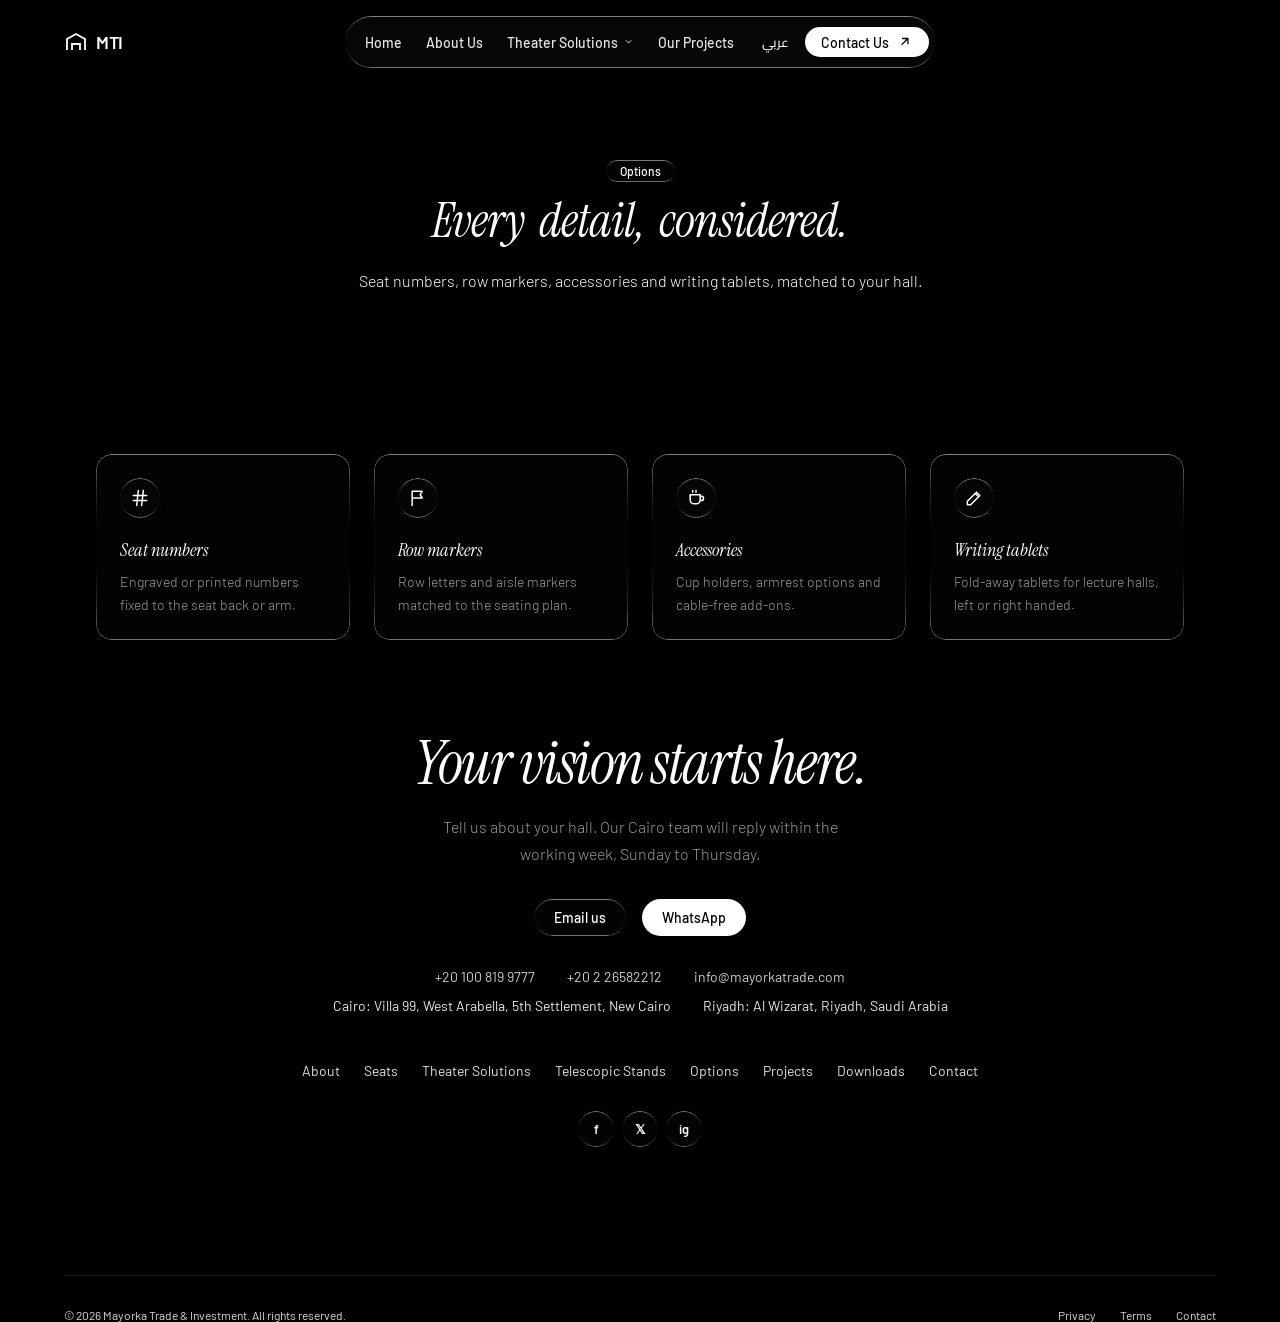
<file: options.html>
<!doctype html>
<html lang="en" dir="ltr">
<head>
<meta charset="utf-8">
<meta name="viewport" content="width=device-width,initial-scale=1,viewport-fit=cover">
<script src="theme.js"></script>
<title>MTI | Options</title>
<link rel="preconnect" href="https://fonts.googleapis.com">
<link rel="preconnect" href="https://fonts.gstatic.com" crossorigin>
<link rel="stylesheet" href="https://fonts.googleapis.com/css2?family=Barlow:wght@300;400;500;600&family=Instrument+Serif:ital@0;1&family=Cairo:wght@300;400;500;600;700&display=swap">
<style>
:root{--bg:#000;--fg:#fff;--muted:rgba(255,255,255,.6);--serif:'Instrument Serif','Cairo',serif;--sans:'Barlow','Cairo',ui-sans-serif,sans-serif}
*{box-sizing:border-box;margin:0;padding:0}
html{scroll-behavior:smooth}
body{background:var(--bg);color:var(--fg);font-family:var(--sans);-webkit-font-smoothing:antialiased;min-height:100svh;overflow-x:hidden}
a{color:inherit;text-decoration:none}ul{list-style:none}
::selection{background:rgba(255,255,255,.25);color:#000}
:focus-visible{outline:3px solid rgba(255,255,255,.5);outline-offset:2px}
.serif{font-family:var(--serif);font-style:italic}
[dir=rtl] .serif{font-style:normal;font-weight:600}
/* liquid glass (identical to Prism) */
.lg,.lgs{background:rgba(255,255,255,.01);background-blend-mode:luminosity;backdrop-filter:blur(4px);-webkit-backdrop-filter:blur(4px);box-shadow:inset 0 1px 1px rgba(255,255,255,.1);position:relative;overflow:hidden}
.lgs{backdrop-filter:blur(50px);-webkit-backdrop-filter:blur(50px);box-shadow:4px 4px 4px rgba(0,0,0,.05),inset 0 1px 1px rgba(255,255,255,.15)}
.lg::before,.lgs::before{content:'';position:absolute;inset:0;border-radius:inherit;padding:1.4px;background:linear-gradient(180deg,rgba(255,255,255,.45),rgba(255,255,255,.15) 20%,rgba(255,255,255,0) 40%,rgba(255,255,255,0) 60%,rgba(255,255,255,.15) 80%,rgba(255,255,255,.45));-webkit-mask:linear-gradient(#fff 0 0) content-box,linear-gradient(#fff 0 0);-webkit-mask-composite:xor;mask-composite:exclude;pointer-events:none}
.rise{animation:rise .6s ease-out both}
.rs{animation:rs .6s ease-out both}
.wr{display:inline-block;animation:wr .7s ease-out both}
@keyframes rise{from{opacity:0;transform:translateY(20px)}to{opacity:1;transform:none}}
@keyframes rs{from{transform:translateY(20px)}to{transform:none}}
@keyframes wr{0%{transform:translateY(50px)}50%{transform:translateY(-5px)}100%{transform:none}}
@media(prefers-reduced-motion:reduce){.rise,.rs,.wr{animation:none}}
/* video backdrop */
.vb{position:absolute;inset:0;width:100%;height:100%;object-fit:cover;z-index:0}
.fb,.ft{position:absolute;inset-inline:0;height:200px;z-index:1;pointer-events:none}
.fb{bottom:0;background:linear-gradient(to top,#000,transparent)}
.ft{top:0;background:linear-gradient(to bottom,#000,transparent)}
.sec{position:relative;overflow:hidden}
.wrap{position:relative;z-index:2;max-width:72rem;margin-inline:auto}
.pad{padding:6rem 1.5rem}
@media(min-width:768px){.pad{padding-inline:4rem}}
@media(min-width:1024px){.pad{padding-inline:6rem}}
/* pieces */
.pill{display:inline-block;border-radius:999px;padding:.25rem .875rem;font-size:.75rem;font-weight:500}
.gbtn{display:inline-flex;align-items:center;justify-content:center;gap:.5rem;border-radius:999px;padding:.625rem 1.25rem;font:500 .875rem var(--sans);color:#fff;border:0;cursor:pointer;white-space:nowrap}
.btn{display:inline-flex;align-items:center;gap:.5rem;border-radius:999px;padding:.625rem 1.25rem;font:500 .875rem var(--sans);background:#fff;color:#000;border:0;cursor:pointer;white-space:nowrap}
.btn.sm{padding:.4rem 1rem}
.ghost{background:none;color:#fff}.ghost:hover{background:rgba(255,255,255,.1)}
h2.h{font-size:2.25rem;line-height:.9;letter-spacing:-.025em;font-weight:400}
@media(min-width:768px){h2.h{font-size:3rem}}@media(min-width:1024px){h2.h{font-size:3.75rem}}
.p{font-size:.875rem;line-height:1.65;font-weight:300;color:var(--muted)}
.ctr{display:flex;flex-direction:column;align-items:center;text-align:center}
svg{width:1.1em;height:1.1em;flex:none}[dir=rtl] .ar{transform:scaleX(-1)}
/* nav */
header{position:fixed;inset-inline:0;top:1rem;z-index:50;padding:0 1.5rem}
@media(min-width:1024px){header{padding:0 4rem}}
nav{display:flex;align-items:center;justify-content:space-between;gap:1rem}
@media(min-width:768px){nav{display:grid;grid-template-columns:1fr auto 1fr}}
.logo{display:flex;align-items:center;gap:.5rem;font-size:1.125rem;font-weight:600;letter-spacing:-.02em;justify-self:start}
.bar{display:flex;align-items:center;gap:.25rem;border-radius:999px;padding:.375rem}
.links{display:none}@media(min-width:768px){.links{display:flex}.bar{padding-inline-start:.5rem}}
.links a{padding:.5rem .75rem;font-size:.875rem;font-weight:500;color:rgba(255,255,255,.9)}.links a:hover{color:#fff}
.lang{background:none;border:0;color:#fff;font:500 .8rem var(--sans);padding:.5rem .75rem;cursor:pointer;border-radius:999px}.lang:hover{background:rgba(255,255,255,.1)}
/* hero */
#home{min-height:100svh;display:flex;flex-direction:column}
.hin{position:relative;z-index:10;flex:1;display:flex;flex-direction:column;align-items:center;text-align:center;padding:9rem 1.5rem 0}
@media(min-width:768px){.hin{padding-top:11rem}}
.hin h1{margin-top:1.5rem;max-width:48rem;font-size:3.75rem;line-height:.85;letter-spacing:-2px;font-weight:400}
[dir=rtl] .hin h1{line-height:1.05;letter-spacing:0}
@media(min-width:768px){.hin h1{font-size:4.5rem}}@media(min-width:1024px){.hin h1{font-size:5.5rem;letter-spacing:-4px}[dir=rtl] .hin h1{letter-spacing:0}}
h1 span.w{display:inline-flex;flex-wrap:wrap;justify-content:center;gap:0 .3em}
.part{margin-top:auto;padding:4rem 0 2rem;gap:1.5rem}
.part ul{display:flex;flex-wrap:wrap;justify-content:center;gap:1rem 3rem}
.part li{font-size:1.5rem;letter-spacing:-.02em}@media(min-width:768px){.part li{font-size:1.875rem}}
/* process */
#process{min-height:700px;display:flex;align-items:center;padding:8rem 1.5rem}
/* features */
.row{display:flex;flex-direction:column;align-items:center;gap:2.5rem;margin-top:4rem}
@media(min-width:1024px){.row{flex-direction:row;gap:4rem;margin-top:6rem}.row.rev{flex-direction:row-reverse}}
.row>*{flex:1}.row h3{font-size:1.875rem;line-height:.95;letter-spacing:-.02em;font-weight:400}
@media(min-width:768px){.row h3{font-size:2.25rem}}
.media{position:relative;aspect-ratio:4/3;width:100%;border-radius:1rem;overflow:hidden}
/* grids */
.g{display:grid;gap:1.5rem;margin-top:4rem;grid-template-columns:1fr}
@media(min-width:768px){.g.b{grid-template-columns:repeat(2,1fr)}.g.t{grid-template-columns:repeat(3,1fr)}}
@media(min-width:1024px){.g.b{grid-template-columns:repeat(4,1fr)}}
.card{border-radius:1rem;padding:1.5rem}
.ico{display:flex;width:2.5rem;height:2.5rem;border-radius:50%;align-items:center;justify-content:center}
.card h3{margin-top:1.5rem;font-size:1.125rem;font-weight:400}.card .p{margin-top:.5rem}
.tag{display:block;margin-top:1.25rem;font-size:.75rem;color:rgba(255,255,255,.5)}
/* stats */
#stats{padding:8rem 1.5rem}
dl{border-radius:1.5rem;padding:3rem;display:grid;grid-template-columns:repeat(2,1fr);gap:2rem;text-align:center}
@media(min-width:768px){dl{padding:4rem}}@media(min-width:1024px){dl{grid-template-columns:repeat(4,1fr)}}
dl div{display:flex;flex-direction:column;gap:.5rem}dt{order:2;font-size:.875rem;font-weight:300;color:var(--muted)}
dd{font-size:2.25rem;letter-spacing:-.02em;font-variant-numeric:tabular-nums}@media(min-width:768px){dd{font-size:3rem}}@media(min-width:1024px){dd{font-size:3.75rem}}
/* cta + footer */
#contact{padding:8rem 1.5rem 2rem}
.cl{display:flex;flex-wrap:wrap;justify-content:center;gap:.75rem 2rem;margin-top:2rem;font-size:.875rem;color:rgba(255,255,255,.8)}
footer{margin-top:8rem;display:flex;flex-direction:column;align-items:center;justify-content:space-between;gap:1rem;border-top:1px solid rgba(255,255,255,.1);padding-top:2rem;font-size:.75rem;color:rgba(255,255,255,.4)}
@media(min-width:640px){footer{flex-direction:row}}
footer nav{display:flex;gap:1.5rem}footer a:hover{color:#fff}

.chips{display:flex;flex-wrap:wrap;justify-content:center;gap:.5rem;margin-top:2.5rem}
.chip{border:0;color:#fff;font:500 .8rem var(--sans);padding:.5rem 1rem;border-radius:999px;cursor:pointer;background:rgba(255,255,255,.04)}
.chip.on{background:#fff;color:#000}
.pc{display:flex;flex-direction:column;gap:.75rem;padding:1.75rem}
.pc[hidden]{display:none}
.pc .n{font-size:2.5rem;letter-spacing:-.02em;line-height:1}
.pc h3{margin:0;font-size:1.25rem}
.soc{display:flex;gap:.5rem;justify-content:center;margin-top:2rem}
.soc a{width:2.25rem;height:2.25rem;border-radius:50%;display:flex;align-items:center;justify-content:center;font-size:.8rem;font-weight:600}
.modal{position:fixed;inset:0;z-index:100;display:none;align-items:center;justify-content:center;padding:1.5rem;background:rgba(0,0,0,.7)}
.modal.on{display:flex}
.box{width:100%;max-width:32rem;border-radius:1.5rem;padding:2rem;background:rgba(10,10,10,.92);position:relative}
.box h3{font-size:1.75rem;font-weight:400;margin-bottom:1rem}.box h4{font-size:.95rem;font-weight:600;margin-top:1.25rem}
.box .p{margin-top:.4rem;color:rgba(255,255,255,.7)}.box .note{margin-top:1.5rem;font-size:.75rem;color:rgba(255,255,255,.4)}
.box button.x{position:absolute;top:1rem;inset-inline-end:1rem;background:none;border:0;color:#fff;font-size:1.25rem;cursor:pointer}
[dir=rtl]{--sans:'Cairo','Barlow',sans-serif}
.pgs{display:flex;flex-wrap:wrap;justify-content:center;gap:.5rem 1.5rem;margin-top:3rem;font-size:.875rem;color:rgba(255,255,255,.7)}.pgs a:hover{color:#fff}
.tabs{display:flex;flex-wrap:wrap;justify-content:center;gap:.5rem;margin-top:2.5rem}.tb{border:0;color:#fff;font:500 .8rem var(--sans);padding:.5rem 1rem;border-radius:999px;cursor:pointer;background:rgba(255,255,255,.04)}.tb.on{background:#fff;color:#000}
.pnl{margin:2rem auto 0;max-width:40rem;padding:2rem;border-radius:1.5rem}.pnl[hidden]{display:none}.pnl ul{margin-top:1.25rem;display:flex;flex-direction:column;gap:.6rem}.pnl li{font-size:.9rem;color:rgba(255,255,255,.85);display:flex;gap:.6rem}.pnl li::before{content:"✓";color:#fff}
.chs{display:flex;flex-wrap:wrap;gap:.5rem;margin-top:1.25rem}.chs .pill{font-weight:400;color:rgba(255,255,255,.85)}
.spec{margin-top:.25rem;display:grid;grid-template-columns:auto 1fr;gap:.35rem 1rem;font-size:.8rem}.spec dt{order:0;color:rgba(255,255,255,.5);font-size:.8rem}.spec dd{font-size:.8rem;letter-spacing:0;font-family:var(--sans);text-align:start}
.cr{display:flex;gap:2rem;align-items:flex-start;flex-wrap:wrap;margin-top:1rem}
.bar.lg{overflow:visible}.links .nl{display:inline-flex;align-items:center;gap:.3rem;border-radius:999px}.links .nl.on{background:rgba(255,255,255,.12);color:#fff}.links .nl:hover{background:rgba(255,255,255,.08)}
.has-dd{position:relative;display:flex}.dd{position:absolute;top:100%;inset-inline-start:0;padding-top:.6rem;display:none;min-width:15rem;z-index:60}.dd-in{border-radius:1.25rem;padding:.4rem;background:rgba(8,8,8,.94)}
.has-dd:hover .dd,.has-dd:focus-within .dd{display:block}.links .dd a{display:block;padding:.6rem .9rem;border-radius:.75rem;font-size:.85rem;color:rgba(255,255,255,.85)}.links .dd a:hover{background:rgba(255,255,255,.1);color:#fff}
.bg{display:inline-flex;padding:.4rem .6rem}@media(min-width:768px){.bg{display:none}}
.mnav{display:none;margin-top:.75rem;border-radius:1.5rem;padding:.5rem;flex-direction:column;background:rgba(8,8,8,.94)}.mnav.on{display:flex}@media(min-width:768px){.mnav{display:none!important}}
.mnav a{padding:.7rem 1rem;border-radius:999px;font-size:.9rem;font-weight:500}.mnav a.on{background:rgba(255,255,255,.12)}.mnav a.sub{padding-inline-start:2rem;font-size:.8rem;color:rgba(255,255,255,.7);font-weight:400}
.scrim{position:fixed;inset:0;z-index:80;background:rgba(0,0,0,.6);opacity:0;pointer-events:none;transition:opacity .3s}.scrim.on{opacity:1;pointer-events:auto}
.panel{position:fixed;top:0;bottom:0;inset-inline-end:0;width:min(28rem,100%);z-index:90;overflow-y:auto;background:rgba(8,8,8,.97);padding:1.5rem;border-inline-start:1px solid rgba(255,255,255,.15);transform:translateX(100%);transition:transform .35s ease}
[dir=rtl] .panel{transform:translateX(-100%)}.panel.on,[dir=rtl] .panel.on{transform:none}
.ph{display:flex;justify-content:space-between;align-items:flex-start;gap:1rem;margin-bottom:1.5rem}.pe{font-size:.75rem;color:rgba(255,255,255,.5)}.ph h3{font-size:2rem;font-weight:400;margin-top:.25rem}
.xb{background:none;border:0;color:#fff;font-size:1.5rem;line-height:1;cursor:pointer;padding:.25rem .5rem;border-radius:999px}.xb:hover{background:rgba(255,255,255,.1)}
.pimg{aspect-ratio:4/3;border-radius:1rem;background:rgba(255,255,255,.04);padding:2rem;margin-bottom:1.25rem}.pimg svg,.cimg svg{width:100%;height:100%}
.cimg{aspect-ratio:16/10;border-radius:.75rem;background:rgba(255,255,255,.04);padding:1rem;margin-bottom:.5rem}
.prow{display:flex;justify-content:space-between;gap:1rem;padding:.75rem 0;border-bottom:1px solid rgba(255,255,255,.1);font-size:.875rem}.prow b{font-weight:500;color:rgba(255,255,255,.55)}
.pbt{display:flex;flex-wrap:wrap;gap:.75rem;margin-top:1.5rem}
.pcard,.pc{cursor:pointer;transition:background .2s}.pcard:hover,.pc:hover{background:rgba(255,255,255,.04)}.hid{display:none!important}
.lmw{display:flex;flex-direction:column;align-items:center;gap:1rem;margin-top:3rem}
.lbx{position:fixed;inset:0;z-index:100;display:none;align-items:center;justify-content:center;padding:1.5rem;background:rgba(0,0,0,.8)}.lbx.on{display:flex}
.lbb{width:100%;max-width:56rem;border-radius:1.5rem;padding:1rem;position:relative;background:rgba(10,10,10,.96)}.lbb .xb{position:absolute;top:1.5rem;inset-inline-end:1.5rem;z-index:3;background:rgba(0,0,0,.5)}
.art{aspect-ratio:16/9;border-radius:1rem;overflow:hidden}.art svg{width:100%;height:100%;display:block}.cap{padding:1.25rem .75rem .5rem}.cap b{font-size:1.5rem;font-weight:400}.cap p{margin-top:.5rem}
</style>
<script>document.documentElement.classList.add("js")</script>
<style id="mti-smooth">/* ===== MTI smooth layer ===== */
:root{--ease:cubic-bezier(.22,1,.36,1)}
@keyframes mtiIn{from{opacity:0}to{opacity:1}}
@keyframes mtiUp{from{opacity:0;transform:translateY(16px)}to{opacity:1;transform:none}}
@keyframes mtiPop{from{opacity:0;transform:translateY(12px) scale(.98)}to{opacity:1;transform:none}}
/* page enter / leave */
body{animation:mtiIn .5s ease both}
html.leaving body{opacity:0;transition:opacity .26s ease}
main{transition:opacity .2s ease}main.lswap{opacity:0}
/* scroll reveal (replaces the fire-on-load .rise) */
html.js .rise{animation:none;opacity:0;transform:translateY(28px);transition:opacity .9s var(--ease),transform .9s var(--ease),background-color .3s ease,border-color .3s ease}
html.js .rise.in{opacity:1;transform:none}
html.js .rise.done{transition:transform .4s var(--ease),opacity .4s ease,background-color .3s ease,border-color .3s ease}
html.js .rise.done.pcard:hover,html.js .rise.done.pc:hover{transform:translateY(-4px)}
/* background videos fade in instead of popping */
html.js .vb{opacity:0;transition:opacity 1.2s ease}html.js .vb.ready{opacity:1}
/* nav dropdown + mobile menu */
.dd{display:block;opacity:0;visibility:hidden;transform:translateY(8px);transition:opacity .25s var(--ease),transform .25s var(--ease),visibility 0s linear .25s}
.has-dd:hover .dd,.has-dd:focus-within .dd{opacity:1;visibility:visible;transform:none;transition-delay:0s}
.links .nl svg{transition:transform .25s var(--ease)}.has-dd:hover .nl svg{transform:rotate(180deg)}
.mnav.on{animation:mtiPop .3s var(--ease)}
/* buttons, chips, links */
.btn,.gbtn,.chip,.tb,.lang,.links a,.mnav a,.dd a,.pgs a,footer a,.xb,.soc a{transition:color .25s ease,background-color .25s ease,border-color .25s ease,transform .25s var(--ease),opacity .25s ease}
.btn:hover,.gbtn:hover{transform:translateY(-1px)}.btn:active,.gbtn:active{transform:none}
.chip:hover:not(.on),.tb:hover:not(.on){background:rgba(255,255,255,.1)}
/* modal / lightbox / panel / tab + filter swaps */
.modal.on,.lbx.on{animation:mtiIn .25s ease}
.modal.on .box,.lbx.on .lbb{animation:mtiPop .35s var(--ease)}
.pc.swap,.pnl.swap{animation:mtiUp .5s var(--ease) both}
.pnl:not([hidden]){animation:mtiUp .5s var(--ease) both}
@media(prefers-reduced-motion:reduce){body{animation:none}html.js .rise{opacity:1;transform:none;transition:none}html.js .vb{opacity:1;transition:none}.pnl:not([hidden]),.pc.swap{animation:none}.dd{transition:none}}
/* footer video: dimmed + softened so the text stays readable */
#cta .vb,#contact .vb{filter:brightness(.55) blur(2px);transform:scale(1.05)}

/* icons */
.ico svg{width:1.25rem;height:1.25rem;stroke-linecap:round;stroke-linejoin:round}
.ico{transition:background-color .3s ease,transform .4s var(--ease)}
.card:hover .ico,.pnl:hover>.ico{background:rgba(255,255,255,.1);transform:scale(1.06)}
.ico+h3[style*="margin:0"]{margin-top:1.25rem!important}
.ico+h3{margin-top:1.25rem}
.pnl>.ico+h3{margin-top:1rem}
.tb{display:inline-flex;align-items:center;gap:.5rem}.tb svg{width:1rem;height:1rem;stroke-width:1.8;stroke-linecap:round;stroke-linejoin:round}
.card a[dir=ltr] svg{width:1rem;height:1rem;stroke-width:1.8;stroke-linecap:round;stroke-linejoin:round}
.card div svg{width:1rem;height:1rem;stroke-linecap:round;stroke-linejoin:round}
</style>
<link rel="stylesheet" href="theme.css">
</head>
<body>
<header>
  <nav>
    <a href="index.html" class="logo" aria-label="MTI"><svg viewBox="0 0 24 24" fill="none" stroke="currentColor" stroke-width="1.8" style="width:1.5rem;height:1.5rem"><path d="M3 20V9l9-5 9 5v11M8 20v-6h8v6"/></svg>MTI</a>
    <div class="lg bar">
      <div class="links"><a href="index.html" class="nl" data-en="Home" data-ar="الرئيسية">Home</a><a href="about.html" class="nl" data-en="About Us" data-ar="من نحن">About Us</a><div class="has-dd"><a href="theater.html" class="nl" aria-haspopup="true"><span data-en="Theater Solutions" data-ar="حلول المسارح">Theater Solutions</span><svg viewBox="0 0 24 24" fill="none" stroke="currentColor" stroke-width="2" style="width:.8em;height:.8em"><path d="m6 9 6 6 6-6"/></svg></a><div class="dd" role="menu"><div class="dd-in lgs"><a href="theater.html#svc-arch" role="menuitem" data-en="Architecture &amp; Design" data-ar="العمارة والتصميم">Architecture &amp; Design</a><a href="theater.html#svc-audio" role="menuitem" data-en="Pro Audio" data-ar="الصوتيات الاحترافية">Pro Audio</a><a href="theater.html#svc-light" role="menuitem" data-en="Pro Lighting" data-ar="الإضاءة الاحترافية">Pro Lighting</a><a href="theater.html#svc-visual" role="menuitem" data-en="Visual &amp; Effects" data-ar="المؤثرات البصرية">Visual &amp; Effects</a><a href="theater.html#svc-mech" role="menuitem" data-en="Mechanism" data-ar="الميكانيزم">Mechanism</a><a href="theater.html#svc-care" role="menuitem" data-en="Annual Care Packages" data-ar="باقات الصيانة السنوية">Annual Care Packages</a></div></div></div><a href="projects.html" class="nl" data-en="Our Projects" data-ar="مشاريعنا">Our Projects</a></div>
      <button class="lang" id="lang" aria-label="Switch language">عربي</button>
      <a href="contact.html" class="btn sm"><span data-en="Contact Us" data-ar="تواصل معنا">Contact Us</span><svg class="ar" viewBox="0 0 24 24" fill="none" stroke="currentColor" stroke-width="2"><path d="M7 17 17 7M8 7h9v9"/></svg></a>
      <button class="lang bg" id="bg" aria-label="Menu" aria-expanded="false"><svg viewBox="0 0 24 24" fill="none" stroke="currentColor" stroke-width="2" style="width:1.25rem;height:1.25rem"><path d="M4 7h16M4 12h16M4 17h16"/></svg></button>
    </div>
  </nav>
  <div class="mnav lg" id="mnav"><a href="index.html" class="m" data-en="Home" data-ar="الرئيسية">Home</a><a href="about.html" class="m" data-en="About Us" data-ar="من نحن">About Us</a><a href="theater.html" class="m" data-en="Theater Solutions" data-ar="حلول المسارح">Theater Solutions</a><a class="sub" href="theater.html#svc-arch" data-en="Architecture &amp; Design" data-ar="العمارة والتصميم">Architecture &amp; Design</a><a class="sub" href="theater.html#svc-audio" data-en="Pro Audio" data-ar="الصوتيات الاحترافية">Pro Audio</a><a class="sub" href="theater.html#svc-light" data-en="Pro Lighting" data-ar="الإضاءة الاحترافية">Pro Lighting</a><a class="sub" href="theater.html#svc-visual" data-en="Visual &amp; Effects" data-ar="المؤثرات البصرية">Visual &amp; Effects</a><a class="sub" href="theater.html#svc-mech" data-en="Mechanism" data-ar="الميكانيزم">Mechanism</a><a class="sub" href="theater.html#svc-care" data-en="Annual Care Packages" data-ar="باقات الصيانة السنوية">Annual Care Packages</a><a href="projects.html" class="m" data-en="Our Projects" data-ar="مشاريعنا">Our Projects</a><a href="contact.html" class="m" data-en="Contact Us" data-ar="تواصل معنا">Contact Us</a></div>
</header>
<script>(function(){var b=document.getElementById("bg"),m=document.getElementById("mnav");b.addEventListener("click",function(){var o=m.classList.toggle("on");b.setAttribute("aria-expanded",o)});m.addEventListener("click",function(e){if(e.target.tagName==="A")m.classList.remove("on")})})()</script>
<main>
<section class="sec" style="padding:10rem 1.5rem 4rem"><video class="vb" src="cta.mp4" autoplay loop muted playsinline aria-hidden="true" tabindex="-1"></video><div class="fb"></div><div aria-hidden="true" style="position:absolute;inset:0;z-index:0;background:rgba(0,0,0,.45)"></div><div class="wrap ctr" style="max-width:48rem"><span class="lg pill rise" style="margin-bottom:1rem" data-en="Options" data-ar="الخيارات"></span><h1 id="h1" class="serif" style="font-size:3rem;line-height:.95;letter-spacing:-.02em;font-weight:400" data-en="Every detail, considered." data-ar="كل تفصيلة محسوبة."></h1><p class="p rs" style="margin-top:1.5rem;font-size:1rem;color:#fff;max-width:40rem" data-en="Seat numbers, row markers, accessories and writing tablets, matched to your hall." data-ar="أرقام المقاعد وعلامات الصفوف والإكسسوارات وطاولات الكتابة، متوافقة مع قاعتك."></p></div></section>
<section class="pad"><div class="wrap"><div class="g b" style="margin-top:0"><article class="rise lg card" style="animation-delay:0.0s"><span class="ico lgs"><svg viewBox="0 0 24 24" fill="none" stroke="currentColor" stroke-width="1.8" aria-hidden="true"><path d="M4 9h16M4 15h16M10 3 8 21M16 3l-2 18"/></svg></span><h3 class="serif" data-en="Seat numbers" data-ar="أرقام المقاعد"></h3><p class="p" data-en="Engraved or printed numbers fixed to the seat back or arm." data-ar="أرقام محفورة أو مطبوعة على ظهر المقعد أو ذراعه."></p></article><article class="rise lg card" style="animation-delay:0.1s"><span class="ico lgs"><svg viewBox="0 0 24 24" fill="none" stroke="currentColor" stroke-width="1.8" aria-hidden="true"><path d="M5 21V4M5 4h12l-2.5 4L17 12H5"/></svg></span><h3 class="serif" data-en="Row markers" data-ar="علامات الصفوف"></h3><p class="p" data-en="Row letters and aisle markers matched to the seating plan." data-ar="حروف الصفوف وعلامات الممرات متوافقة مع مخطط المقاعد."></p></article><article class="rise lg card" style="animation-delay:0.2s"><span class="ico lgs"><svg viewBox="0 0 24 24" fill="none" stroke="currentColor" stroke-width="1.8" aria-hidden="true"><path d="M5 8h12v6a5 5 0 0 1-5 5h-2a5 5 0 0 1-5-5zM17 10h1.5a2.5 2.5 0 0 1 0 5H17M8 3v2M12 3v2"/></svg></span><h3 class="serif" data-en="Accessories" data-ar="الإكسسوارات"></h3><p class="p" data-en="Cup holders, armrest options and cable-free add-ons." data-ar="حاملات أكواب وخيارات مساند ذراع وإضافات بدون كابلات."></p></article><article class="rise lg card" style="animation-delay:0.3s"><span class="ico lgs"><svg viewBox="0 0 24 24" fill="none" stroke="currentColor" stroke-width="1.8" aria-hidden="true"><path d="M4 20h4L19 9l-4-4L4 16zM13.5 6.5l4 4"/></svg></span><h3 class="serif" data-en="Writing tablets" data-ar="طاولات الكتابة"></h3><p class="p" data-en="Fold-away tablets for lecture halls, left or right handed." data-ar="طاولات قابلة للطي لقاعات المحاضرات، لليمين أو لليسار."></p></article></div></div></section>
<!-- CTA + FOOTER on the footer video -->
<section id="cta" class="sec">
  <video class="vb" src="cta.mp4" autoplay loop muted playsinline aria-hidden="true" tabindex="-1"></video>
  <div class="ft"></div>
  <div class="wrap">
    <div class="rise ctr">
      <h2 class="h serif" style="max-width:48rem" data-en="Your vision starts here." data-ar="رؤيتك تبدأ من هنا."></h2>
      <p class="p" style="margin-top:1.5rem;max-width:28rem;font-size:1rem" data-en="Tell us about your hall. Our Cairo team will reply within the working week, Sunday to Thursday." data-ar="حدّثنا عن قاعتك. سيرد فريقنا في القاهرة خلال أسبوع العمل، من الأحد إلى الخميس."></p>
      <div style="margin-top:2rem;display:flex;flex-wrap:wrap;gap:1rem;justify-content:center">
        <a class="gbtn lgs" href="mailto:info@mayorkatrade.com" data-en="Email us" data-ar="راسلنا">Email us</a>
        <a class="btn" href="https://wa.me/201008199777" data-en="WhatsApp" data-ar="واتساب">WhatsApp</a>
      </div>
      <div class="cl"><span dir="ltr">+20 100 819 9777</span><span dir="ltr">+20 2 26582212</span><span dir="ltr">info@mayorkatrade.com</span></div>
      <div class="cl" style="margin-top:.75rem;color:rgba(255,255,255,.6)"><span data-en="Cairo: Villa 99, West Arabella, 5th Settlement, New Cairo" data-ar="القاهرة: فيلا 99، ويست أرابيلا، التجمع الخامس، القاهرة الجديدة"></span><span data-en="Riyadh: Al Wizarat, Riyadh, Saudi Arabia" data-ar="الرياض: الوزارات، الرياض، المملكة العربية السعودية"></span></div>
    </div>
    <nav class="pgs" aria-label="Pages"><a href="about.html" data-en="About" data-ar="من نحن">About</a><a href="seats.html" data-en="Seats" data-ar="المقاعد">Seats</a><a href="theater.html" data-en="Theater Solutions" data-ar="حلول المسارح">Theater Solutions</a><a href="telescopic.html" data-en="Telescopic Stands" data-ar="المدرجات القابلة للطي">Telescopic Stands</a><a href="options.html" data-en="Options" data-ar="الخيارات">Options</a><a href="projects.html" data-en="Projects" data-ar="المشاريع">Projects</a><a href="downloads.html" data-en="Downloads" data-ar="التحميلات">Downloads</a><a href="contact.html" data-en="Contact" data-ar="تواصل">Contact</a></nav>
    <div class="soc"><a class="lg" href="#" target="_blank" rel="noopener" aria-label="Facebook">f</a><a class="lg" href="#" target="_blank" rel="noopener" aria-label="X">𝕏</a><a class="lg" href="#" target="_blank" rel="noopener" aria-label="Instagram">ig</a></div>
    <footer>
      <p data-en="© 2026 Mayorka Trade & Investment. All rights reserved." data-ar="© 2026 مايوركا للتجارة والاستثمار. جميع الحقوق محفوظة."></p>
      <nav><a href="#" data-legal="privacy" data-en="Privacy" data-ar="الخصوصية">Privacy</a><a href="#" data-legal="terms" data-en="Terms" data-ar="الشروط">Terms</a><a href="#contact" data-en="Contact" data-ar="تواصل">Contact</a></nav>
    </footer>
  </div>
</section>
</main>
<div class="modal" id="legal" role="dialog" aria-modal="true" aria-labelledby="lt"><div class="box lgs">
  <button class="x" id="lx" aria-label="Close">×</button>
  <div id="l-privacy" hidden><h3 class="serif" id="lt" data-en="Privacy" data-ar="الخصوصية"></h3>
    <h4 data-en="What we collect" data-ar="ما نجمعه"></h4><p class="p" data-en="This site does not collect personal data. There are no accounts, forms or newsletters." data-ar="لا يجمع هذا الموقع أي بيانات شخصية. لا توجد حسابات أو نماذج أو نشرات بريدية."></p>
    <h4 data-en="Contact" data-ar="التواصل"></h4><p class="p" data-en="Messages sent by phone, email or WhatsApp are handled by the MTI team only." data-ar="الرسائل المرسلة عبر الهاتف أو البريد أو واتساب يتعامل معها فريق MTI فقط."></p><p class="note" data-en="Draft text for review. Final legal wording to be supplied." data-ar="نص مبدئي للمراجعة. يُستبدل بالصياغة القانونية النهائية."></p></div>
  <div id="l-terms" hidden><h3 class="serif" data-en="Terms" data-ar="الشروط"></h3>
    <h4 data-en="Use of this site" data-ar="استخدام الموقع"></h4><p class="p" data-en="Content is for information only. It is not an offer, a quotation or a price list." data-ar="المحتوى للتعريف فقط. وهو ليس عرضًا ولا تسعيرًا ولا قائمة أسعار."></p>
    <h4 data-en="Specifications" data-ar="المواصفات"></h4><p class="p" data-en="Specifications and images may change without notice." data-ar="قد تتغير المواصفات والصور دون إشعار."></p><p class="note" data-en="Draft text for review. Final legal wording to be supplied." data-ar="نص مبدئي للمراجعة. يُستبدل بالصياغة القانونية النهائية."></p></div>
</div></div>
<script>
(function(){
  var root=document.documentElement,btn=document.getElementById('lang'),h1=document.getElementById('h1');
  function words(){
    var t=h1.getAttribute('data-'+root.lang);
    h1.innerHTML='<span class="w" dir="auto">'+t.split(' ').map(function(w,i){return '<span class="wr" style="animation-delay:'+i*100+'ms">'+w+'</span>'}).join(' ')+'</span>';
  }
  function apply(l){
    root.lang=l;root.dir=l==='ar'?'rtl':'ltr';
    document.querySelectorAll('[data-en]').forEach(function(e){if(e!==h1)e.innerHTML=e.getAttribute('data-'+l)});
    btn.textContent=l==='ar'?'EN':'عربي';
    document.title=l==='ar'?'MTI | مايوركا للتجارة والاستثمار':'MTI | Mayorka Trade & Investment';
    words();
    try{localStorage.setItem('mti-lang',l)}catch(e){}
  }

  document.querySelectorAll('.chip').forEach(function(c){c.addEventListener('click',function(){
    document.querySelectorAll('.chip').forEach(function(x){x.classList.toggle('on',x===c)});
    document.querySelectorAll('.pc').forEach(function(p){p.hidden=c.dataset.chip!=='all'&&p.dataset.s!==c.dataset.chip});
  })});
  var lg=document.getElementById('legal');
  function openL(k){document.getElementById('l-privacy').hidden=k!=='privacy';document.getElementById('l-terms').hidden=k!=='terms';lg.classList.add('on');document.getElementById('lx').focus()}
  function closeL(){lg.classList.remove('on')}
  document.querySelectorAll('[data-legal]').forEach(function(a){a.addEventListener('click',function(e){e.preventDefault();openL(a.dataset.legal)})});
  document.getElementById('lx').addEventListener('click',closeL);
  lg.addEventListener('click',function(e){if(e.target===lg)closeL()});
  document.addEventListener('keydown',function(e){if(e.key==='Escape')closeL()});
  btn.addEventListener('click',function(){apply(root.lang==='ar'?'en':'ar')});
  var s='en';try{s=localStorage.getItem('mti-lang')||'en'}catch(e){}
  apply(s);
})();
</script>
<!--OV--><!--/OV-->
<script id="mti-smooth-js">/* ===== MTI smooth layer ===== */
(function(){
  var d=document,root=d.documentElement,reduce=false;
  try{reduce=matchMedia('(prefers-reduced-motion:reduce)').matches}catch(e){}

  /* 1. scroll reveal */
  var io=null;
  function reveal(el){
    el.classList.add('in');
    var t=(parseFloat(el.style.transitionDelay)||0)*1000+950;
    setTimeout(function(){el.style.transitionDelay='';el.classList.add('done')},t);
  }
  if('IntersectionObserver' in window&&!reduce){
    io=new IntersectionObserver(function(es){es.forEach(function(e){if(e.isIntersecting){io.unobserve(e.target);reveal(e.target)}})},{threshold:.12,rootMargin:'0px 0px -5% 0px'});
  }
  function watch(el){el.classList.remove('done');if(io)io.observe(el);else el.classList.add('in','done')}
  window.__mtiWatch=watch;
  d.querySelectorAll('.rise').forEach(function(el){var ad=el.style.animationDelay;if(ad)el.style.transitionDelay=ad;watch(el)});

  /* 2. background videos fade in once they can play */
  d.querySelectorAll('.vb').forEach(function(v){
    var done=false;function ok(){if(!done){done=true;v.classList.add('ready')}}
    if(v.readyState>=2)ok();
    v.addEventListener('loadeddata',ok);v.addEventListener('playing',ok);
    setTimeout(ok,2500);
  });

  /* 3. page-to-page transition */
  d.addEventListener('click',function(e){
    if(e.defaultPrevented||e.button||e.metaKey||e.ctrlKey||e.shiftKey||e.altKey)return;
    var a=e.target.closest&&e.target.closest('a[href]');if(!a)return;
    if((a.target&&a.target!=='_self')||a.hasAttribute('download'))return;
    var u;try{u=new URL(a.href,location.href)}catch(x){return}
    if(u.protocol!==location.protocol||u.host!==location.host)return;
    if(u.pathname===location.pathname&&u.search===location.search)return;
    if(!/\.html?$|\/$/.test(u.pathname))return;
    e.preventDefault();root.classList.add('leaving');
    setTimeout(function(){location.href=u.href},reduce?0:260);
  });
  addEventListener('pageshow',function(e){if(e.persisted)root.classList.remove('leaving')});

  /* 4. language switch: fade content out, swap, fade back in */
  var lb=d.getElementById('lang'),mn=d.querySelector('main'),pass=false;
  if(lb&&mn&&!reduce){
    lb.addEventListener('click',function(e){
      if(pass){pass=false;requestAnimationFrame(function(){requestAnimationFrame(function(){mn.classList.remove('lswap')})});return}
      e.stopImmediatePropagation();mn.classList.add('lswap');
      setTimeout(function(){pass=true;lb.click()},200);
    },true);
  }

  /* 5. filter chips / tabs: animate the newly shown items */
  d.addEventListener('click',function(e){
    if(!(e.target.closest&&e.target.closest('.chip,.tb')))return;
    setTimeout(function(){
      d.querySelectorAll('.pc:not([hidden]),.pnl:not([hidden])').forEach(function(el){
        el.classList.remove('swap');void el.offsetWidth;el.classList.add('swap');
        el.addEventListener('animationend',function(){el.classList.remove('swap')},{once:true});
      });
    },0);
  });
})();
</script>
</body>
</html>
</file>
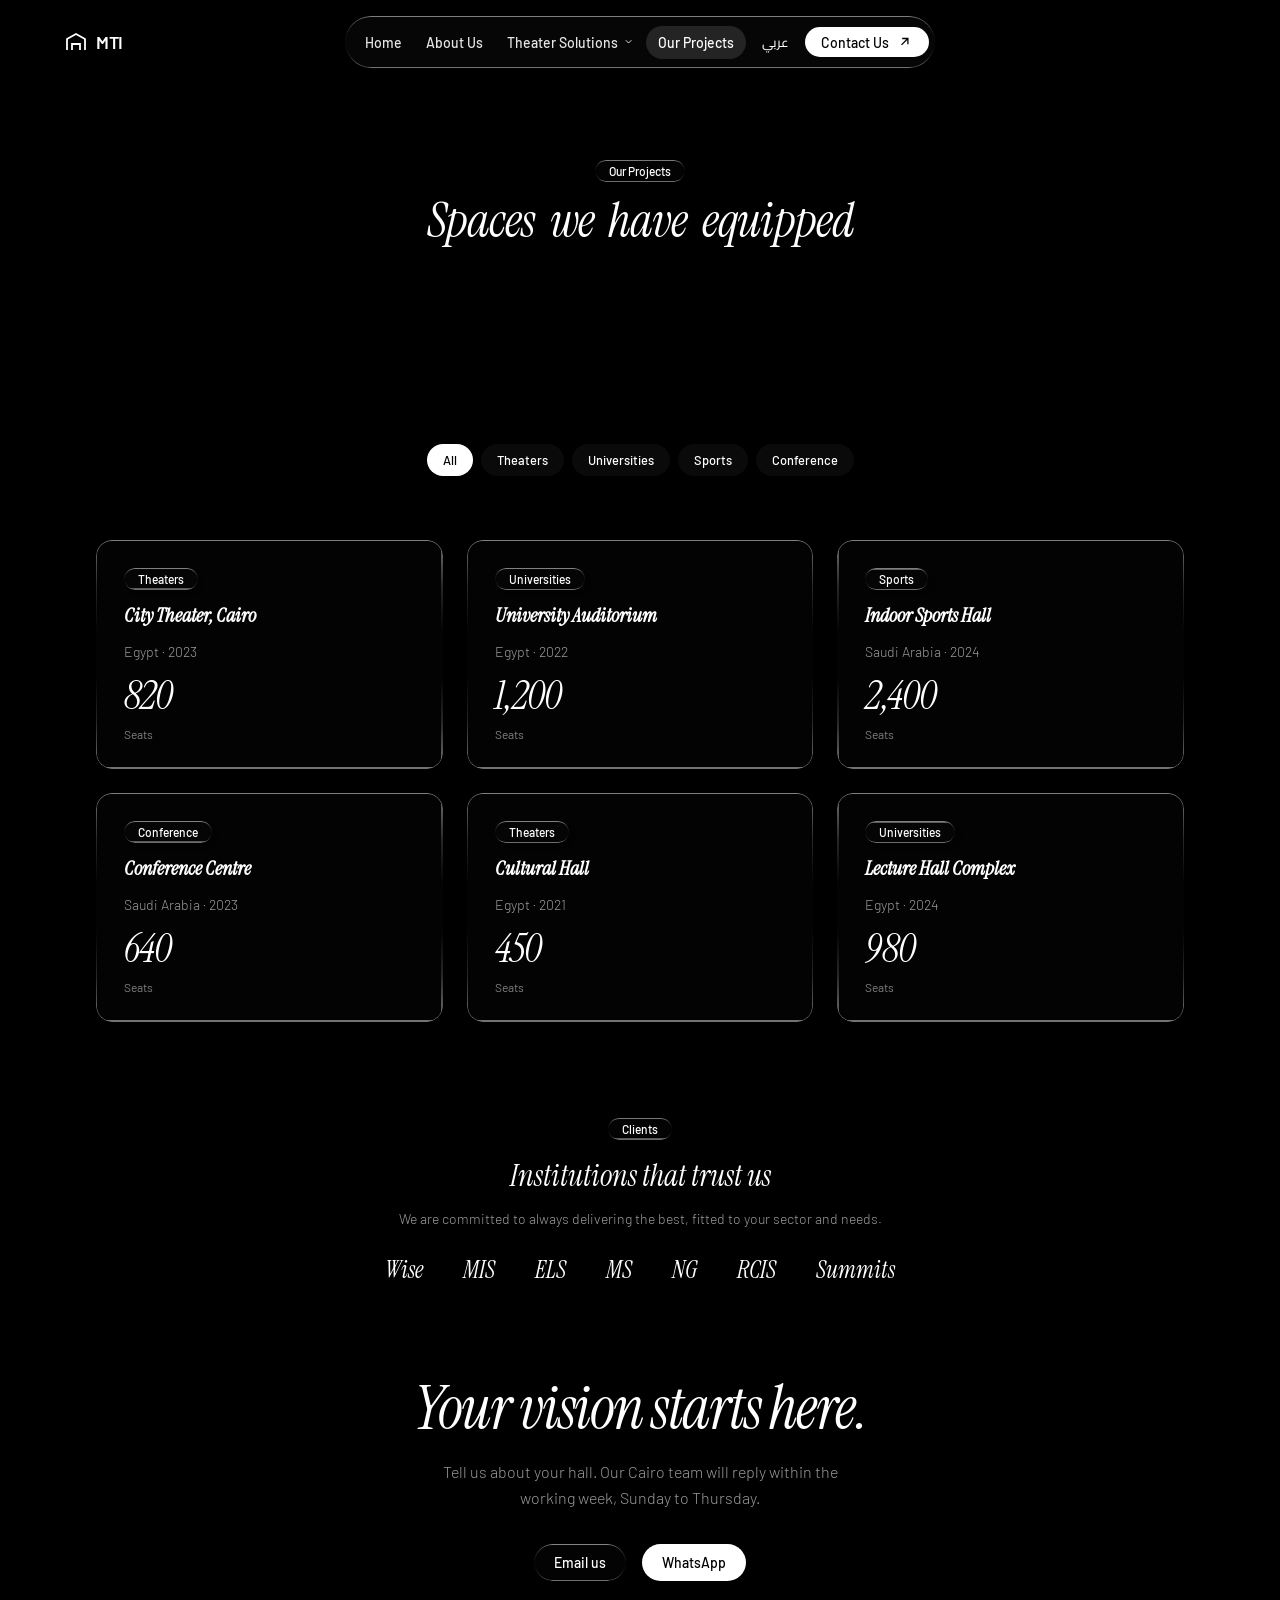
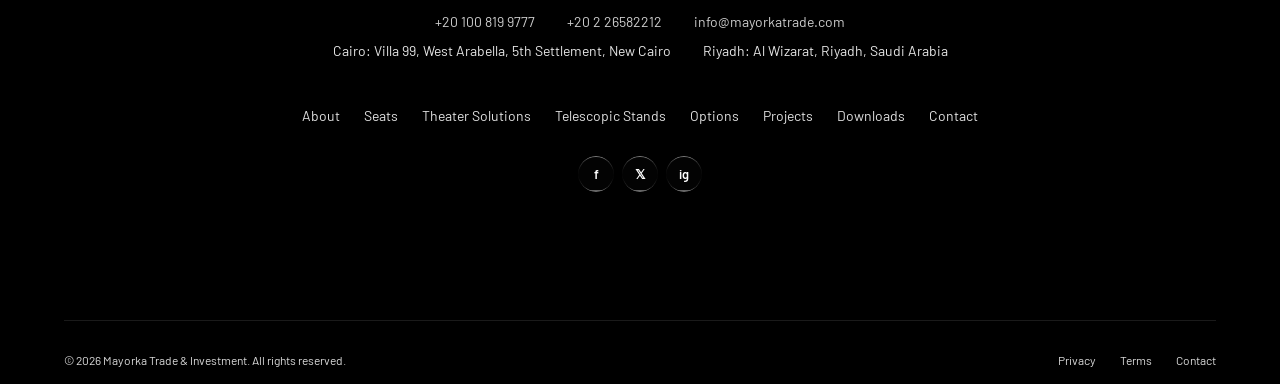
<file: projects.html>
<!doctype html>
<html lang="en" dir="ltr">
<head>
<meta charset="utf-8">
<meta name="viewport" content="width=device-width,initial-scale=1,viewport-fit=cover">
<script src="theme.js"></script>
<title>MTI | Projects</title>
<link rel="preconnect" href="https://fonts.googleapis.com">
<link rel="preconnect" href="https://fonts.gstatic.com" crossorigin>
<link rel="stylesheet" href="https://fonts.googleapis.com/css2?family=Barlow:wght@300;400;500;600&family=Instrument+Serif:ital@0;1&family=Cairo:wght@300;400;500;600;700&display=swap">
<style>
:root{--bg:#000;--fg:#fff;--muted:rgba(255,255,255,.6);--serif:'Instrument Serif','Cairo',serif;--sans:'Barlow','Cairo',ui-sans-serif,sans-serif}
*{box-sizing:border-box;margin:0;padding:0}
html{scroll-behavior:smooth}
body{background:var(--bg);color:var(--fg);font-family:var(--sans);-webkit-font-smoothing:antialiased;min-height:100svh;overflow-x:hidden}
a{color:inherit;text-decoration:none}ul{list-style:none}
::selection{background:rgba(255,255,255,.25);color:#000}
:focus-visible{outline:3px solid rgba(255,255,255,.5);outline-offset:2px}
.serif{font-family:var(--serif);font-style:italic}
[dir=rtl] .serif{font-style:normal;font-weight:600}
/* liquid glass (identical to Prism) */
.lg,.lgs{background:rgba(255,255,255,.01);background-blend-mode:luminosity;backdrop-filter:blur(4px);-webkit-backdrop-filter:blur(4px);box-shadow:inset 0 1px 1px rgba(255,255,255,.1);position:relative;overflow:hidden}
.lgs{backdrop-filter:blur(50px);-webkit-backdrop-filter:blur(50px);box-shadow:4px 4px 4px rgba(0,0,0,.05),inset 0 1px 1px rgba(255,255,255,.15)}
.lg::before,.lgs::before{content:'';position:absolute;inset:0;border-radius:inherit;padding:1.4px;background:linear-gradient(180deg,rgba(255,255,255,.45),rgba(255,255,255,.15) 20%,rgba(255,255,255,0) 40%,rgba(255,255,255,0) 60%,rgba(255,255,255,.15) 80%,rgba(255,255,255,.45));-webkit-mask:linear-gradient(#fff 0 0) content-box,linear-gradient(#fff 0 0);-webkit-mask-composite:xor;mask-composite:exclude;pointer-events:none}
.rise{animation:rise .6s ease-out both}
.rs{animation:rs .6s ease-out both}
.wr{display:inline-block;animation:wr .7s ease-out both}
@keyframes rise{from{opacity:0;transform:translateY(20px)}to{opacity:1;transform:none}}
@keyframes rs{from{transform:translateY(20px)}to{transform:none}}
@keyframes wr{0%{transform:translateY(50px)}50%{transform:translateY(-5px)}100%{transform:none}}
@media(prefers-reduced-motion:reduce){.rise,.rs,.wr{animation:none}}
/* video backdrop */
.vb{position:absolute;inset:0;width:100%;height:100%;object-fit:cover;z-index:0}
.fb,.ft{position:absolute;inset-inline:0;height:200px;z-index:1;pointer-events:none}
.fb{bottom:0;background:linear-gradient(to top,#000,transparent)}
.ft{top:0;background:linear-gradient(to bottom,#000,transparent)}
.sec{position:relative;overflow:hidden}
.wrap{position:relative;z-index:2;max-width:72rem;margin-inline:auto}
.pad{padding:6rem 1.5rem}
@media(min-width:768px){.pad{padding-inline:4rem}}
@media(min-width:1024px){.pad{padding-inline:6rem}}
/* pieces */
.pill{display:inline-block;border-radius:999px;padding:.25rem .875rem;font-size:.75rem;font-weight:500}
.gbtn{display:inline-flex;align-items:center;justify-content:center;gap:.5rem;border-radius:999px;padding:.625rem 1.25rem;font:500 .875rem var(--sans);color:#fff;border:0;cursor:pointer;white-space:nowrap}
.btn{display:inline-flex;align-items:center;gap:.5rem;border-radius:999px;padding:.625rem 1.25rem;font:500 .875rem var(--sans);background:#fff;color:#000;border:0;cursor:pointer;white-space:nowrap}
.btn.sm{padding:.4rem 1rem}
.ghost{background:none;color:#fff}.ghost:hover{background:rgba(255,255,255,.1)}
h2.h{font-size:2.25rem;line-height:.9;letter-spacing:-.025em;font-weight:400}
@media(min-width:768px){h2.h{font-size:3rem}}@media(min-width:1024px){h2.h{font-size:3.75rem}}
.p{font-size:.875rem;line-height:1.65;font-weight:300;color:var(--muted)}
.ctr{display:flex;flex-direction:column;align-items:center;text-align:center}
svg{width:1.1em;height:1.1em;flex:none}[dir=rtl] .ar{transform:scaleX(-1)}
/* nav */
header{position:fixed;inset-inline:0;top:1rem;z-index:50;padding:0 1.5rem}
@media(min-width:1024px){header{padding:0 4rem}}
nav{display:flex;align-items:center;justify-content:space-between;gap:1rem}
@media(min-width:768px){nav{display:grid;grid-template-columns:1fr auto 1fr}}
.logo{display:flex;align-items:center;gap:.5rem;font-size:1.125rem;font-weight:600;letter-spacing:-.02em;justify-self:start}
.bar{display:flex;align-items:center;gap:.25rem;border-radius:999px;padding:.375rem}
.links{display:none}@media(min-width:768px){.links{display:flex}.bar{padding-inline-start:.5rem}}
.links a{padding:.5rem .75rem;font-size:.875rem;font-weight:500;color:rgba(255,255,255,.9)}.links a:hover{color:#fff}
.lang{background:none;border:0;color:#fff;font:500 .8rem var(--sans);padding:.5rem .75rem;cursor:pointer;border-radius:999px}.lang:hover{background:rgba(255,255,255,.1)}
/* hero */
#home{min-height:100svh;display:flex;flex-direction:column}
.hin{position:relative;z-index:10;flex:1;display:flex;flex-direction:column;align-items:center;text-align:center;padding:9rem 1.5rem 0}
@media(min-width:768px){.hin{padding-top:11rem}}
.hin h1{margin-top:1.5rem;max-width:48rem;font-size:3.75rem;line-height:.85;letter-spacing:-2px;font-weight:400}
[dir=rtl] .hin h1{line-height:1.05;letter-spacing:0}
@media(min-width:768px){.hin h1{font-size:4.5rem}}@media(min-width:1024px){.hin h1{font-size:5.5rem;letter-spacing:-4px}[dir=rtl] .hin h1{letter-spacing:0}}
h1 span.w{display:inline-flex;flex-wrap:wrap;justify-content:center;gap:0 .3em}
.part{margin-top:auto;padding:4rem 0 2rem;gap:1.5rem}
.part ul{display:flex;flex-wrap:wrap;justify-content:center;gap:1rem 3rem}
.part li{font-size:1.5rem;letter-spacing:-.02em}@media(min-width:768px){.part li{font-size:1.875rem}}
/* process */
#process{min-height:700px;display:flex;align-items:center;padding:8rem 1.5rem}
/* features */
.row{display:flex;flex-direction:column;align-items:center;gap:2.5rem;margin-top:4rem}
@media(min-width:1024px){.row{flex-direction:row;gap:4rem;margin-top:6rem}.row.rev{flex-direction:row-reverse}}
.row>*{flex:1}.row h3{font-size:1.875rem;line-height:.95;letter-spacing:-.02em;font-weight:400}
@media(min-width:768px){.row h3{font-size:2.25rem}}
.media{position:relative;aspect-ratio:4/3;width:100%;border-radius:1rem;overflow:hidden}
/* grids */
.g{display:grid;gap:1.5rem;margin-top:4rem;grid-template-columns:1fr}
@media(min-width:768px){.g.b{grid-template-columns:repeat(2,1fr)}.g.t{grid-template-columns:repeat(3,1fr)}}
@media(min-width:1024px){.g.b{grid-template-columns:repeat(4,1fr)}}
.card{border-radius:1rem;padding:1.5rem}
.ico{display:flex;width:2.5rem;height:2.5rem;border-radius:50%;align-items:center;justify-content:center}
.card h3{margin-top:1.5rem;font-size:1.125rem;font-weight:400}.card .p{margin-top:.5rem}
.tag{display:block;margin-top:1.25rem;font-size:.75rem;color:rgba(255,255,255,.5)}
/* stats */
#stats{padding:8rem 1.5rem}
dl{border-radius:1.5rem;padding:3rem;display:grid;grid-template-columns:repeat(2,1fr);gap:2rem;text-align:center}
@media(min-width:768px){dl{padding:4rem}}@media(min-width:1024px){dl{grid-template-columns:repeat(4,1fr)}}
dl div{display:flex;flex-direction:column;gap:.5rem}dt{order:2;font-size:.875rem;font-weight:300;color:var(--muted)}
dd{font-size:2.25rem;letter-spacing:-.02em;font-variant-numeric:tabular-nums}@media(min-width:768px){dd{font-size:3rem}}@media(min-width:1024px){dd{font-size:3.75rem}}
/* cta + footer */
#contact{padding:8rem 1.5rem 2rem}
.cl{display:flex;flex-wrap:wrap;justify-content:center;gap:.75rem 2rem;margin-top:2rem;font-size:.875rem;color:rgba(255,255,255,.8)}
footer{margin-top:8rem;display:flex;flex-direction:column;align-items:center;justify-content:space-between;gap:1rem;border-top:1px solid rgba(255,255,255,.1);padding-top:2rem;font-size:.75rem;color:rgba(255,255,255,.4)}
@media(min-width:640px){footer{flex-direction:row}}
footer nav{display:flex;gap:1.5rem}footer a:hover{color:#fff}

.chips{display:flex;flex-wrap:wrap;justify-content:center;gap:.5rem;margin-top:2.5rem}
.chip{border:0;color:#fff;font:500 .8rem var(--sans);padding:.5rem 1rem;border-radius:999px;cursor:pointer;background:rgba(255,255,255,.04)}
.chip.on{background:#fff;color:#000}
.pc{display:flex;flex-direction:column;gap:.75rem;padding:1.75rem}
.pc[hidden]{display:none}
.pc .n{font-size:2.5rem;letter-spacing:-.02em;line-height:1}
.pc h3{margin:0;font-size:1.25rem}
.soc{display:flex;gap:.5rem;justify-content:center;margin-top:2rem}
.soc a{width:2.25rem;height:2.25rem;border-radius:50%;display:flex;align-items:center;justify-content:center;font-size:.8rem;font-weight:600}
.modal{position:fixed;inset:0;z-index:100;display:none;align-items:center;justify-content:center;padding:1.5rem;background:rgba(0,0,0,.7)}
.modal.on{display:flex}
.box{width:100%;max-width:32rem;border-radius:1.5rem;padding:2rem;background:rgba(10,10,10,.92);position:relative}
.box h3{font-size:1.75rem;font-weight:400;margin-bottom:1rem}.box h4{font-size:.95rem;font-weight:600;margin-top:1.25rem}
.box .p{margin-top:.4rem;color:rgba(255,255,255,.7)}.box .note{margin-top:1.5rem;font-size:.75rem;color:rgba(255,255,255,.4)}
.box button.x{position:absolute;top:1rem;inset-inline-end:1rem;background:none;border:0;color:#fff;font-size:1.25rem;cursor:pointer}
[dir=rtl]{--sans:'Cairo','Barlow',sans-serif}
.pgs{display:flex;flex-wrap:wrap;justify-content:center;gap:.5rem 1.5rem;margin-top:3rem;font-size:.875rem;color:rgba(255,255,255,.7)}.pgs a:hover{color:#fff}
.tabs{display:flex;flex-wrap:wrap;justify-content:center;gap:.5rem;margin-top:2.5rem}.tb{border:0;color:#fff;font:500 .8rem var(--sans);padding:.5rem 1rem;border-radius:999px;cursor:pointer;background:rgba(255,255,255,.04)}.tb.on{background:#fff;color:#000}
.pnl{margin:2rem auto 0;max-width:40rem;padding:2rem;border-radius:1.5rem}.pnl[hidden]{display:none}.pnl ul{margin-top:1.25rem;display:flex;flex-direction:column;gap:.6rem}.pnl li{font-size:.9rem;color:rgba(255,255,255,.85);display:flex;gap:.6rem}.pnl li::before{content:"✓";color:#fff}
.chs{display:flex;flex-wrap:wrap;gap:.5rem;margin-top:1.25rem}.chs .pill{font-weight:400;color:rgba(255,255,255,.85)}
.spec{margin-top:.25rem;display:grid;grid-template-columns:auto 1fr;gap:.35rem 1rem;font-size:.8rem}.spec dt{order:0;color:rgba(255,255,255,.5);font-size:.8rem}.spec dd{font-size:.8rem;letter-spacing:0;font-family:var(--sans);text-align:start}
.cr{display:flex;gap:2rem;align-items:flex-start;flex-wrap:wrap;margin-top:1rem}
.bar.lg{overflow:visible}.links .nl{display:inline-flex;align-items:center;gap:.3rem;border-radius:999px}.links .nl.on{background:rgba(255,255,255,.12);color:#fff}.links .nl:hover{background:rgba(255,255,255,.08)}
.has-dd{position:relative;display:flex}.dd{position:absolute;top:100%;inset-inline-start:0;padding-top:.6rem;display:none;min-width:15rem;z-index:60}.dd-in{border-radius:1.25rem;padding:.4rem;background:rgba(8,8,8,.94)}
.has-dd:hover .dd,.has-dd:focus-within .dd{display:block}.links .dd a{display:block;padding:.6rem .9rem;border-radius:.75rem;font-size:.85rem;color:rgba(255,255,255,.85)}.links .dd a:hover{background:rgba(255,255,255,.1);color:#fff}
.bg{display:inline-flex;padding:.4rem .6rem}@media(min-width:768px){.bg{display:none}}
.mnav{display:none;margin-top:.75rem;border-radius:1.5rem;padding:.5rem;flex-direction:column;background:rgba(8,8,8,.94)}.mnav.on{display:flex}@media(min-width:768px){.mnav{display:none!important}}
.mnav a{padding:.7rem 1rem;border-radius:999px;font-size:.9rem;font-weight:500}.mnav a.on{background:rgba(255,255,255,.12)}.mnav a.sub{padding-inline-start:2rem;font-size:.8rem;color:rgba(255,255,255,.7);font-weight:400}
.scrim{position:fixed;inset:0;z-index:80;background:rgba(0,0,0,.6);opacity:0;pointer-events:none;transition:opacity .3s}.scrim.on{opacity:1;pointer-events:auto}
.panel{position:fixed;top:0;bottom:0;inset-inline-end:0;width:min(28rem,100%);z-index:90;overflow-y:auto;background:rgba(8,8,8,.97);padding:1.5rem;border-inline-start:1px solid rgba(255,255,255,.15);transform:translateX(100%);transition:transform .35s ease}
[dir=rtl] .panel{transform:translateX(-100%)}.panel.on,[dir=rtl] .panel.on{transform:none}
.ph{display:flex;justify-content:space-between;align-items:flex-start;gap:1rem;margin-bottom:1.5rem}.pe{font-size:.75rem;color:rgba(255,255,255,.5)}.ph h3{font-size:2rem;font-weight:400;margin-top:.25rem}
.xb{background:none;border:0;color:#fff;font-size:1.5rem;line-height:1;cursor:pointer;padding:.25rem .5rem;border-radius:999px}.xb:hover{background:rgba(255,255,255,.1)}
.pimg{aspect-ratio:4/3;border-radius:1rem;background:rgba(255,255,255,.04);padding:2rem;margin-bottom:1.25rem}.pimg svg,.cimg svg{width:100%;height:100%}
.cimg{aspect-ratio:16/10;border-radius:.75rem;background:rgba(255,255,255,.04);padding:1rem;margin-bottom:.5rem}
.prow{display:flex;justify-content:space-between;gap:1rem;padding:.75rem 0;border-bottom:1px solid rgba(255,255,255,.1);font-size:.875rem}.prow b{font-weight:500;color:rgba(255,255,255,.55)}
.pbt{display:flex;flex-wrap:wrap;gap:.75rem;margin-top:1.5rem}
.pcard,.pc{cursor:pointer;transition:background .2s}.pcard:hover,.pc:hover{background:rgba(255,255,255,.04)}.hid{display:none!important}
.lmw{display:flex;flex-direction:column;align-items:center;gap:1rem;margin-top:3rem}
.lbx{position:fixed;inset:0;z-index:100;display:none;align-items:center;justify-content:center;padding:1.5rem;background:rgba(0,0,0,.8)}.lbx.on{display:flex}
.lbb{width:100%;max-width:56rem;border-radius:1.5rem;padding:1rem;position:relative;background:rgba(10,10,10,.96)}.lbb .xb{position:absolute;top:1.5rem;inset-inline-end:1.5rem;z-index:3;background:rgba(0,0,0,.5)}
.art{aspect-ratio:16/9;border-radius:1rem;overflow:hidden}.art svg{width:100%;height:100%;display:block}.cap{padding:1.25rem .75rem .5rem}.cap b{font-size:1.5rem;font-weight:400}.cap p{margin-top:.5rem}
</style>
<script>document.documentElement.classList.add("js")</script>
<style id="mti-smooth">/* ===== MTI smooth layer ===== */
:root{--ease:cubic-bezier(.22,1,.36,1)}
@keyframes mtiIn{from{opacity:0}to{opacity:1}}
@keyframes mtiUp{from{opacity:0;transform:translateY(16px)}to{opacity:1;transform:none}}
@keyframes mtiPop{from{opacity:0;transform:translateY(12px) scale(.98)}to{opacity:1;transform:none}}
/* page enter / leave */
body{animation:mtiIn .5s ease both}
html.leaving body{opacity:0;transition:opacity .26s ease}
main{transition:opacity .2s ease}main.lswap{opacity:0}
/* scroll reveal (replaces the fire-on-load .rise) */
html.js .rise{animation:none;opacity:0;transform:translateY(28px);transition:opacity .9s var(--ease),transform .9s var(--ease),background-color .3s ease,border-color .3s ease}
html.js .rise.in{opacity:1;transform:none}
html.js .rise.done{transition:transform .4s var(--ease),opacity .4s ease,background-color .3s ease,border-color .3s ease}
html.js .rise.done.pcard:hover,html.js .rise.done.pc:hover{transform:translateY(-4px)}
/* background videos fade in instead of popping */
html.js .vb{opacity:0;transition:opacity 1.2s ease}html.js .vb.ready{opacity:1}
/* nav dropdown + mobile menu */
.dd{display:block;opacity:0;visibility:hidden;transform:translateY(8px);transition:opacity .25s var(--ease),transform .25s var(--ease),visibility 0s linear .25s}
.has-dd:hover .dd,.has-dd:focus-within .dd{opacity:1;visibility:visible;transform:none;transition-delay:0s}
.links .nl svg{transition:transform .25s var(--ease)}.has-dd:hover .nl svg{transform:rotate(180deg)}
.mnav.on{animation:mtiPop .3s var(--ease)}
/* buttons, chips, links */
.btn,.gbtn,.chip,.tb,.lang,.links a,.mnav a,.dd a,.pgs a,footer a,.xb,.soc a{transition:color .25s ease,background-color .25s ease,border-color .25s ease,transform .25s var(--ease),opacity .25s ease}
.btn:hover,.gbtn:hover{transform:translateY(-1px)}.btn:active,.gbtn:active{transform:none}
.chip:hover:not(.on),.tb:hover:not(.on){background:rgba(255,255,255,.1)}
/* modal / lightbox / panel / tab + filter swaps */
.modal.on,.lbx.on{animation:mtiIn .25s ease}
.modal.on .box,.lbx.on .lbb{animation:mtiPop .35s var(--ease)}
.pc.swap,.pnl.swap{animation:mtiUp .5s var(--ease) both}
.pnl:not([hidden]){animation:mtiUp .5s var(--ease) both}
@media(prefers-reduced-motion:reduce){body{animation:none}html.js .rise{opacity:1;transform:none;transition:none}html.js .vb{opacity:1;transition:none}.pnl:not([hidden]),.pc.swap{animation:none}.dd{transition:none}}
/* footer video: dimmed + softened so the text stays readable */
#cta .vb,#contact .vb{filter:brightness(.55) blur(2px);transform:scale(1.05)}
</style>
<link rel="stylesheet" href="theme.css">
</head>
<body>
<header>
  <nav>
    <a href="index.html" class="logo" aria-label="MTI"><svg viewBox="0 0 24 24" fill="none" stroke="currentColor" stroke-width="1.8" style="width:1.5rem;height:1.5rem"><path d="M3 20V9l9-5 9 5v11M8 20v-6h8v6"/></svg>MTI</a>
    <div class="lg bar">
      <div class="links"><a href="index.html" class="nl" data-en="Home" data-ar="الرئيسية">Home</a><a href="about.html" class="nl" data-en="About Us" data-ar="من نحن">About Us</a><div class="has-dd"><a href="theater.html" class="nl" aria-haspopup="true"><span data-en="Theater Solutions" data-ar="حلول المسارح">Theater Solutions</span><svg viewBox="0 0 24 24" fill="none" stroke="currentColor" stroke-width="2" style="width:.8em;height:.8em"><path d="m6 9 6 6 6-6"/></svg></a><div class="dd" role="menu"><div class="dd-in lgs"><a href="theater.html#svc-arch" role="menuitem" data-en="Architecture &amp; Design" data-ar="العمارة والتصميم">Architecture &amp; Design</a><a href="theater.html#svc-audio" role="menuitem" data-en="Pro Audio" data-ar="الصوتيات الاحترافية">Pro Audio</a><a href="theater.html#svc-light" role="menuitem" data-en="Pro Lighting" data-ar="الإضاءة الاحترافية">Pro Lighting</a><a href="theater.html#svc-visual" role="menuitem" data-en="Visual &amp; Effects" data-ar="المؤثرات البصرية">Visual &amp; Effects</a><a href="theater.html#svc-mech" role="menuitem" data-en="Mechanism" data-ar="الميكانيزم">Mechanism</a><a href="theater.html#svc-care" role="menuitem" data-en="Annual Care Packages" data-ar="باقات الصيانة السنوية">Annual Care Packages</a></div></div></div><a href="projects.html" class="nl on" data-en="Our Projects" data-ar="مشاريعنا">Our Projects</a></div>
      <button class="lang" id="lang" aria-label="Switch language">عربي</button>
      <a href="contact.html" class="btn sm"><span data-en="Contact Us" data-ar="تواصل معنا">Contact Us</span><svg class="ar" viewBox="0 0 24 24" fill="none" stroke="currentColor" stroke-width="2"><path d="M7 17 17 7M8 7h9v9"/></svg></a>
      <button class="lang bg" id="bg" aria-label="Menu" aria-expanded="false"><svg viewBox="0 0 24 24" fill="none" stroke="currentColor" stroke-width="2" style="width:1.25rem;height:1.25rem"><path d="M4 7h16M4 12h16M4 17h16"/></svg></button>
    </div>
  </nav>
  <div class="mnav lg" id="mnav"><a href="index.html" class="m" data-en="Home" data-ar="الرئيسية">Home</a><a href="about.html" class="m" data-en="About Us" data-ar="من نحن">About Us</a><a href="theater.html" class="m" data-en="Theater Solutions" data-ar="حلول المسارح">Theater Solutions</a><a class="sub" href="theater.html#svc-arch" data-en="Architecture &amp; Design" data-ar="العمارة والتصميم">Architecture &amp; Design</a><a class="sub" href="theater.html#svc-audio" data-en="Pro Audio" data-ar="الصوتيات الاحترافية">Pro Audio</a><a class="sub" href="theater.html#svc-light" data-en="Pro Lighting" data-ar="الإضاءة الاحترافية">Pro Lighting</a><a class="sub" href="theater.html#svc-visual" data-en="Visual &amp; Effects" data-ar="المؤثرات البصرية">Visual &amp; Effects</a><a class="sub" href="theater.html#svc-mech" data-en="Mechanism" data-ar="الميكانيزم">Mechanism</a><a class="sub" href="theater.html#svc-care" data-en="Annual Care Packages" data-ar="باقات الصيانة السنوية">Annual Care Packages</a><a href="projects.html" class="m on" data-en="Our Projects" data-ar="مشاريعنا">Our Projects</a><a href="contact.html" class="m" data-en="Contact Us" data-ar="تواصل معنا">Contact Us</a></div>
</header>
<script>(function(){var b=document.getElementById("bg"),m=document.getElementById("mnav");b.addEventListener("click",function(){var o=m.classList.toggle("on");b.setAttribute("aria-expanded",o)});m.addEventListener("click",function(e){if(e.target.tagName==="A")m.classList.remove("on")})})()</script>
<main>
<section class="sec" style="padding:10rem 1.5rem 4rem"><video class="vb" src="cta.mp4" autoplay loop muted playsinline aria-hidden="true" tabindex="-1"></video><div class="fb"></div><div aria-hidden="true" style="position:absolute;inset:0;z-index:0;background:rgba(0,0,0,.45)"></div><div class="wrap ctr" style="max-width:48rem"><span class="lg pill rise" style="margin-bottom:1rem" data-en="Our Projects" data-ar="مشاريعنا"></span><h1 id="h1" class="serif" style="font-size:3rem;line-height:.95;letter-spacing:-.02em;font-weight:400" data-en="Spaces we have equipped" data-ar="قاعات جهّزناها"></h1></div></section>
<section class="pad"><div class="wrap"><div class="chips" id="chips"><button class="chip on" data-chip="all" data-en="All" data-ar="الكل"></button><button class="chip" data-chip="theaters" data-en="Theaters" data-ar="المسارح"></button><button class="chip" data-chip="universities" data-en="Universities" data-ar="الجامعات"></button><button class="chip" data-chip="sports" data-en="Sports" data-ar="الرياضة"></button><button class="chip" data-chip="conference" data-en="Conference" data-ar="المؤتمرات"></button></div><div class="g t" id="pgrid"><article class="rise lg pc" data-lb="0" tabindex="0" role="button" data-s="theaters"><span class="lgs pill" style="align-self:flex-start" data-en="Theaters" data-ar="المسارح"></span><h3 class="serif" data-en="City Theater, Cairo" data-ar="مسرح المدينة، القاهرة"></h3><p class="p" data-en="Egypt · 2023" data-ar="مصر · 2023"></p><div class="n serif" dir="ltr">820</div><span class="tag" style="margin:0" data-en="Seats" data-ar="مقعد"></span></article><article class="rise lg pc" data-lb="1" tabindex="0" role="button" data-s="universities"><span class="lgs pill" style="align-self:flex-start" data-en="Universities" data-ar="الجامعات"></span><h3 class="serif" data-en="University Auditorium" data-ar="قاعة جامعية"></h3><p class="p" data-en="Egypt · 2022" data-ar="مصر · 2022"></p><div class="n serif" dir="ltr">1,200</div><span class="tag" style="margin:0" data-en="Seats" data-ar="مقعد"></span></article><article class="rise lg pc" data-lb="2" tabindex="0" role="button" data-s="sports"><span class="lgs pill" style="align-self:flex-start" data-en="Sports" data-ar="الرياضة"></span><h3 class="serif" data-en="Indoor Sports Hall" data-ar="صالة رياضية مغطاة"></h3><p class="p" data-en="Saudi Arabia · 2024" data-ar="السعودية · 2024"></p><div class="n serif" dir="ltr">2,400</div><span class="tag" style="margin:0" data-en="Seats" data-ar="مقعد"></span></article><article class="rise lg pc" data-lb="3" tabindex="0" role="button" data-s="conference"><span class="lgs pill" style="align-self:flex-start" data-en="Conference" data-ar="المؤتمرات"></span><h3 class="serif" data-en="Conference Centre" data-ar="مركز مؤتمرات"></h3><p class="p" data-en="Saudi Arabia · 2023" data-ar="السعودية · 2023"></p><div class="n serif" dir="ltr">640</div><span class="tag" style="margin:0" data-en="Seats" data-ar="مقعد"></span></article><article class="rise lg pc" data-lb="4" tabindex="0" role="button" data-s="theaters"><span class="lgs pill" style="align-self:flex-start" data-en="Theaters" data-ar="المسارح"></span><h3 class="serif" data-en="Cultural Hall" data-ar="قاعة ثقافية"></h3><p class="p" data-en="Egypt · 2021" data-ar="مصر · 2021"></p><div class="n serif" dir="ltr">450</div><span class="tag" style="margin:0" data-en="Seats" data-ar="مقعد"></span></article><article class="rise lg pc" data-lb="5" tabindex="0" role="button" data-s="universities"><span class="lgs pill" style="align-self:flex-start" data-en="Universities" data-ar="الجامعات"></span><h3 class="serif" data-en="Lecture Hall Complex" data-ar="مجمع قاعات محاضرات"></h3><p class="p" data-en="Egypt · 2024" data-ar="مصر · 2024"></p><div class="n serif" dir="ltr">980</div><span class="tag" style="margin:0" data-en="Seats" data-ar="مقعد"></span></article></div><div class="rise ctr" style="margin-top:6rem"><span class="lg pill" data-en="Clients" data-ar="عملاؤنا"></span><h3 class="serif" data-en="Institutions that trust us" data-ar="مؤسسات وثقت بنا" style="font-size:1.875rem;font-weight:400;margin-top:1rem"></h3><p class="p" data-en="We are committed to always delivering the best, fitted to your sector and needs." data-ar="نحن ملتزمون بتقديم الأفضل دائما وبما يتناسب مع قطاع أعمالك واحتياجاتك." style="margin-top:.75rem;max-width:32rem"></p><ul style="display:flex;flex-wrap:wrap;justify-content:center;gap:1rem 2.5rem;margin-top:1.5rem"><li class="serif" style="font-size:1.5rem">Wise</li><li class="serif" style="font-size:1.5rem">MIS</li><li class="serif" style="font-size:1.5rem">ELS</li><li class="serif" style="font-size:1.5rem">MS</li><li class="serif" style="font-size:1.5rem">NG</li><li class="serif" style="font-size:1.5rem">RCIS</li><li class="serif" style="font-size:1.5rem">Summits</li></ul></div></div></section>
<!-- CTA + FOOTER on the footer video -->
<section id="cta" class="sec">
  <video class="vb" src="cta.mp4" autoplay loop muted playsinline aria-hidden="true" tabindex="-1"></video>
  <div class="ft"></div>
  <div class="wrap">
    <div class="rise ctr">
      <h2 class="h serif" style="max-width:48rem" data-en="Your vision starts here." data-ar="رؤيتك تبدأ من هنا."></h2>
      <p class="p" style="margin-top:1.5rem;max-width:28rem;font-size:1rem" data-en="Tell us about your hall. Our Cairo team will reply within the working week, Sunday to Thursday." data-ar="حدّثنا عن قاعتك. سيرد فريقنا في القاهرة خلال أسبوع العمل، من الأحد إلى الخميس."></p>
      <div style="margin-top:2rem;display:flex;flex-wrap:wrap;gap:1rem;justify-content:center">
        <a class="gbtn lgs" href="mailto:info@mayorkatrade.com" data-en="Email us" data-ar="راسلنا">Email us</a>
        <a class="btn" href="https://wa.me/201008199777" data-en="WhatsApp" data-ar="واتساب">WhatsApp</a>
      </div>
      <div class="cl"><span dir="ltr">+20 100 819 9777</span><span dir="ltr">+20 2 26582212</span><span dir="ltr">info@mayorkatrade.com</span></div>
      <div class="cl" style="margin-top:.75rem;color:rgba(255,255,255,.6)"><span data-en="Cairo: Villa 99, West Arabella, 5th Settlement, New Cairo" data-ar="القاهرة: فيلا 99، ويست أرابيلا، التجمع الخامس، القاهرة الجديدة"></span><span data-en="Riyadh: Al Wizarat, Riyadh, Saudi Arabia" data-ar="الرياض: الوزارات، الرياض، المملكة العربية السعودية"></span></div>
    </div>
    <nav class="pgs" aria-label="Pages"><a href="about.html" data-en="About" data-ar="من نحن">About</a><a href="seats.html" data-en="Seats" data-ar="المقاعد">Seats</a><a href="theater.html" data-en="Theater Solutions" data-ar="حلول المسارح">Theater Solutions</a><a href="telescopic.html" data-en="Telescopic Stands" data-ar="المدرجات القابلة للطي">Telescopic Stands</a><a href="options.html" data-en="Options" data-ar="الخيارات">Options</a><a href="projects.html" data-en="Projects" data-ar="المشاريع">Projects</a><a href="downloads.html" data-en="Downloads" data-ar="التحميلات">Downloads</a><a href="contact.html" data-en="Contact" data-ar="تواصل">Contact</a></nav>
    <div class="soc"><a class="lg" href="#" target="_blank" rel="noopener" aria-label="Facebook">f</a><a class="lg" href="#" target="_blank" rel="noopener" aria-label="X">𝕏</a><a class="lg" href="#" target="_blank" rel="noopener" aria-label="Instagram">ig</a></div>
    <footer>
      <p data-en="© 2026 Mayorka Trade & Investment. All rights reserved." data-ar="© 2026 مايوركا للتجارة والاستثمار. جميع الحقوق محفوظة."></p>
      <nav><a href="#" data-legal="privacy" data-en="Privacy" data-ar="الخصوصية">Privacy</a><a href="#" data-legal="terms" data-en="Terms" data-ar="الشروط">Terms</a><a href="#contact" data-en="Contact" data-ar="تواصل">Contact</a></nav>
    </footer>
  </div>
</section>
</main>
<div class="modal" id="legal" role="dialog" aria-modal="true" aria-labelledby="lt"><div class="box lgs">
  <button class="x" id="lx" aria-label="Close">×</button>
  <div id="l-privacy" hidden><h3 class="serif" id="lt" data-en="Privacy" data-ar="الخصوصية"></h3>
    <h4 data-en="What we collect" data-ar="ما نجمعه"></h4><p class="p" data-en="This site does not collect personal data. There are no accounts, forms or newsletters." data-ar="لا يجمع هذا الموقع أي بيانات شخصية. لا توجد حسابات أو نماذج أو نشرات بريدية."></p>
    <h4 data-en="Contact" data-ar="التواصل"></h4><p class="p" data-en="Messages sent by phone, email or WhatsApp are handled by the MTI team only." data-ar="الرسائل المرسلة عبر الهاتف أو البريد أو واتساب يتعامل معها فريق MTI فقط."></p><p class="note" data-en="Draft text for review. Final legal wording to be supplied." data-ar="نص مبدئي للمراجعة. يُستبدل بالصياغة القانونية النهائية."></p></div>
  <div id="l-terms" hidden><h3 class="serif" data-en="Terms" data-ar="الشروط"></h3>
    <h4 data-en="Use of this site" data-ar="استخدام الموقع"></h4><p class="p" data-en="Content is for information only. It is not an offer, a quotation or a price list." data-ar="المحتوى للتعريف فقط. وهو ليس عرضًا ولا تسعيرًا ولا قائمة أسعار."></p>
    <h4 data-en="Specifications" data-ar="المواصفات"></h4><p class="p" data-en="Specifications and images may change without notice." data-ar="قد تتغير المواصفات والصور دون إشعار."></p><p class="note" data-en="Draft text for review. Final legal wording to be supplied." data-ar="نص مبدئي للمراجعة. يُستبدل بالصياغة القانونية النهائية."></p></div>
</div></div>
<script>
(function(){
  var root=document.documentElement,btn=document.getElementById('lang'),h1=document.getElementById('h1');
  function words(){
    var t=h1.getAttribute('data-'+root.lang);
    h1.innerHTML='<span class="w" dir="auto">'+t.split(' ').map(function(w,i){return '<span class="wr" style="animation-delay:'+i*100+'ms">'+w+'</span>'}).join(' ')+'</span>';
  }
  function apply(l){
    root.lang=l;root.dir=l==='ar'?'rtl':'ltr';
    document.querySelectorAll('[data-en]').forEach(function(e){if(e!==h1)e.innerHTML=e.getAttribute('data-'+l)});
    btn.textContent=l==='ar'?'EN':'عربي';
    document.title=l==='ar'?'MTI | مايوركا للتجارة والاستثمار':'MTI | Mayorka Trade & Investment';
    words();
    try{localStorage.setItem('mti-lang',l)}catch(e){}
  }

  document.querySelectorAll('.chip').forEach(function(c){c.addEventListener('click',function(){
    document.querySelectorAll('.chip').forEach(function(x){x.classList.toggle('on',x===c)});
    document.querySelectorAll('.pc').forEach(function(p){p.hidden=c.dataset.chip!=='all'&&p.dataset.s!==c.dataset.chip});
  })});
  var lg=document.getElementById('legal');
  function openL(k){document.getElementById('l-privacy').hidden=k!=='privacy';document.getElementById('l-terms').hidden=k!=='terms';lg.classList.add('on');document.getElementById('lx').focus()}
  function closeL(){lg.classList.remove('on')}
  document.querySelectorAll('[data-legal]').forEach(function(a){a.addEventListener('click',function(e){e.preventDefault();openL(a.dataset.legal)})});
  document.getElementById('lx').addEventListener('click',closeL);
  lg.addEventListener('click',function(e){if(e.target===lg)closeL()});
  document.addEventListener('keydown',function(e){if(e.key==='Escape')closeL()});
  btn.addEventListener('click',function(){apply(root.lang==='ar'?'en':'ar')});
  var s='en';try{s=localStorage.getItem('mti-lang')||'en'}catch(e){}
  apply(s);
})();
</script>
<!--OV--><svg width="0" height="0" style="position:absolute" aria-hidden="true"><defs><linearGradient id="sg" x1="0" y1="0" x2="0" y2="1"><stop offset="0" stop-color="#262626"/><stop offset="1" stop-color="#000"/></linearGradient><g id="sc0"><rect width="1600" height="900" fill="url(#sg)"/><polygon points="720,0 880,0 1180,470 420,470" fill="#fff" opacity=".14"/><rect x="420" y="440" width="760" height="14" fill="#bdbdbd" opacity=".5"/><path d="M543 474h32v26h-32zM582 474h32v26h-32zM622 474h32v26h-32zM661 474h32v26h-32zM701 474h32v26h-32zM741 474h32v26h-32zM780 474h32v26h-32zM820 474h32v26h-32zM859 474h32v26h-32zM899 474h32v26h-32zM939 474h32v26h-32zM978 474h32v26h-32zM1018 474h32v26h-32z" fill="#d9d9d9" opacity="0.30"/><path d="M543 500h32v6h-32zM582 500h32v6h-32zM622 500h32v6h-32zM661 500h32v6h-32zM701 500h32v6h-32zM741 500h32v6h-32zM780 500h32v6h-32zM820 500h32v6h-32zM859 500h32v6h-32zM899 500h32v6h-32zM939 500h32v6h-32zM978 500h32v6h-32zM1018 500h32v6h-32z" fill="#fff" opacity="0.30"/><path d="M472 515h38v31h-38zM519 515h38v31h-38zM566 515h38v31h-38zM613 515h38v31h-38zM660 515h38v31h-38zM706 515h38v31h-38zM753 515h38v31h-38zM800 515h38v31h-38zM847 515h38v31h-38zM894 515h38v31h-38zM940 515h38v31h-38zM987 515h38v31h-38zM1034 515h38v31h-38zM1081 515h38v31h-38z" fill="#d9d9d9" opacity="0.39"/><path d="M472 546h38v7h-38zM519 546h38v7h-38zM566 546h38v7h-38zM613 546h38v7h-38zM660 546h38v7h-38zM706 546h38v7h-38zM753 546h38v7h-38zM800 546h38v7h-38zM847 546h38v7h-38zM894 546h38v7h-38zM940 546h38v7h-38zM987 546h38v7h-38zM1034 546h38v7h-38zM1081 546h38v7h-38z" fill="#fff" opacity="0.39"/><path d="M395 556h44v36h-44zM449 556h44v36h-44zM503 556h44v36h-44zM557 556h44v36h-44zM611 556h44v36h-44zM665 556h44v36h-44zM719 556h44v36h-44zM773 556h44v36h-44zM827 556h44v36h-44zM881 556h44v36h-44zM935 556h44v36h-44zM989 556h44v36h-44zM1043 556h44v36h-44zM1097 556h44v36h-44zM1151 556h44v36h-44z" fill="#d9d9d9" opacity="0.48"/><path d="M395 592h44v8h-44zM449 592h44v8h-44zM503 592h44v8h-44zM557 592h44v8h-44zM611 592h44v8h-44zM665 592h44v8h-44zM719 592h44v8h-44zM773 592h44v8h-44zM827 592h44v8h-44zM881 592h44v8h-44zM935 592h44v8h-44zM989 592h44v8h-44zM1043 592h44v8h-44zM1097 592h44v8h-44zM1151 592h44v8h-44z" fill="#fff" opacity="0.48"/><path d="M310 597h49v41h-49zM372 597h49v41h-49zM433 597h49v41h-49zM494 597h49v41h-49zM555 597h49v41h-49zM616 597h49v41h-49zM678 597h49v41h-49zM739 597h49v41h-49zM800 597h49v41h-49zM861 597h49v41h-49zM922 597h49v41h-49zM984 597h49v41h-49zM1045 597h49v41h-49zM1106 597h49v41h-49zM1167 597h49v41h-49zM1228 597h49v41h-49z" fill="#d9d9d9" opacity="0.57"/><path d="M310 638h49v9h-49zM372 638h49v9h-49zM433 638h49v9h-49zM494 638h49v9h-49zM555 638h49v9h-49zM616 638h49v9h-49zM678 638h49v9h-49zM739 638h49v9h-49zM800 638h49v9h-49zM861 638h49v9h-49zM922 638h49v9h-49zM984 638h49v9h-49zM1045 638h49v9h-49zM1106 638h49v9h-49zM1167 638h49v9h-49zM1228 638h49v9h-49z" fill="#fff" opacity="0.57"/><path d="M219 638h55v46h-55zM287 638h55v46h-55zM355 638h55v46h-55zM424 638h55v46h-55zM492 638h55v46h-55zM561 638h55v46h-55zM629 638h55v46h-55zM697 638h55v46h-55zM766 638h55v46h-55zM834 638h55v46h-55zM903 638h55v46h-55zM971 638h55v46h-55zM1039 638h55v46h-55zM1108 638h55v46h-55zM1176 638h55v46h-55zM1245 638h55v46h-55zM1313 638h55v46h-55z" fill="#d9d9d9" opacity="0.66"/><path d="M219 684h55v10h-55zM287 684h55v10h-55zM355 684h55v10h-55zM424 684h55v10h-55zM492 684h55v10h-55zM561 684h55v10h-55zM629 684h55v10h-55zM697 684h55v10h-55zM766 684h55v10h-55zM834 684h55v10h-55zM903 684h55v10h-55zM971 684h55v10h-55zM1039 684h55v10h-55zM1108 684h55v10h-55zM1176 684h55v10h-55zM1245 684h55v10h-55zM1313 684h55v10h-55z" fill="#fff" opacity="0.66"/><path d="M120 680h61v50h-61zM195 680h61v50h-61zM271 680h61v50h-61zM346 680h61v50h-61zM422 680h61v50h-61zM498 680h61v50h-61zM573 680h61v50h-61zM649 680h61v50h-61zM724 680h61v50h-61zM800 680h61v50h-61zM876 680h61v50h-61zM951 680h61v50h-61zM1027 680h61v50h-61zM1102 680h61v50h-61zM1178 680h61v50h-61zM1254 680h61v50h-61zM1329 680h61v50h-61zM1405 680h61v50h-61z" fill="#d9d9d9" opacity="0.75"/><path d="M120 730h61v12h-61zM195 730h61v12h-61zM271 730h61v12h-61zM346 730h61v12h-61zM422 730h61v12h-61zM498 730h61v12h-61zM573 730h61v12h-61zM649 730h61v12h-61zM724 730h61v12h-61zM800 730h61v12h-61zM876 730h61v12h-61zM951 730h61v12h-61zM1027 730h61v12h-61zM1102 730h61v12h-61zM1178 730h61v12h-61zM1254 730h61v12h-61zM1329 730h61v12h-61zM1405 730h61v12h-61z" fill="#fff" opacity="0.75"/><path d="M13 721h67v55h-67zM96 721h67v55h-67zM179 721h67v55h-67zM262 721h67v55h-67zM345 721h67v55h-67zM427 721h67v55h-67zM510 721h67v55h-67zM593 721h67v55h-67zM676 721h67v55h-67zM759 721h67v55h-67zM841 721h67v55h-67zM924 721h67v55h-67zM1007 721h67v55h-67zM1090 721h67v55h-67zM1173 721h67v55h-67zM1255 721h67v55h-67zM1338 721h67v55h-67zM1421 721h67v55h-67zM1504 721h67v55h-67z" fill="#d9d9d9" opacity="0.84"/><path d="M13 776h67v13h-67zM96 776h67v13h-67zM179 776h67v13h-67zM262 776h67v13h-67zM345 776h67v13h-67zM427 776h67v13h-67zM510 776h67v13h-67zM593 776h67v13h-67zM676 776h67v13h-67zM759 776h67v13h-67zM841 776h67v13h-67zM924 776h67v13h-67zM1007 776h67v13h-67zM1090 776h67v13h-67zM1173 776h67v13h-67zM1255 776h67v13h-67zM1338 776h67v13h-67zM1421 776h67v13h-67zM1504 776h67v13h-67z" fill="#fff" opacity="0.84"/><path d="M-100 762h72v60h-72zM-10 762h72v60h-72zM80 762h72v60h-72zM170 762h72v60h-72zM260 762h72v60h-72zM350 762h72v60h-72zM440 762h72v60h-72zM530 762h72v60h-72zM620 762h72v60h-72zM710 762h72v60h-72zM800 762h72v60h-72zM890 762h72v60h-72zM980 762h72v60h-72zM1070 762h72v60h-72zM1160 762h72v60h-72zM1250 762h72v60h-72zM1340 762h72v60h-72zM1430 762h72v60h-72zM1520 762h72v60h-72zM1610 762h72v60h-72z" fill="#d9d9d9" opacity="0.93"/><path d="M-100 822h72v14h-72zM-10 822h72v14h-72zM80 822h72v14h-72zM170 822h72v14h-72zM260 822h72v14h-72zM350 822h72v14h-72zM440 822h72v14h-72zM530 822h72v14h-72zM620 822h72v14h-72zM710 822h72v14h-72zM800 822h72v14h-72zM890 822h72v14h-72zM980 822h72v14h-72zM1070 822h72v14h-72zM1160 822h72v14h-72zM1250 822h72v14h-72zM1340 822h72v14h-72zM1430 822h72v14h-72zM1520 822h72v14h-72zM1610 822h72v14h-72z" fill="#fff" opacity="0.93"/><path d="M-221 803h78v65h-78zM-123 803h78v65h-78zM-26 803h78v65h-78zM71 803h78v65h-78zM168 803h78v65h-78zM265 803h78v65h-78zM363 803h78v65h-78zM460 803h78v65h-78zM557 803h78v65h-78zM654 803h78v65h-78zM751 803h78v65h-78zM849 803h78v65h-78zM946 803h78v65h-78zM1043 803h78v65h-78zM1140 803h78v65h-78zM1237 803h78v65h-78zM1335 803h78v65h-78zM1432 803h78v65h-78zM1529 803h78v65h-78zM1626 803h78v65h-78zM1723 803h78v65h-78z" fill="#d9d9d9" opacity="0.95"/><path d="M-221 868h78v15h-78zM-123 868h78v15h-78zM-26 868h78v15h-78zM71 868h78v15h-78zM168 868h78v15h-78zM265 868h78v15h-78zM363 868h78v15h-78zM460 868h78v15h-78zM557 868h78v15h-78zM654 868h78v15h-78zM751 868h78v15h-78zM849 868h78v15h-78zM946 868h78v15h-78zM1043 868h78v15h-78zM1140 868h78v15h-78zM1237 868h78v15h-78zM1335 868h78v15h-78zM1432 868h78v15h-78zM1529 868h78v15h-78zM1626 868h78v15h-78zM1723 868h78v15h-78z" fill="#fff" opacity="0.95"/></g><g id="sc1"><rect width="1600" height="900" fill="url(#sg)"/><rect x="0" y="0" width="52" height="640" fill="#2a2a2a" opacity="0.50"/><rect x="1548" y="0" width="52" height="640" fill="#2a2a2a" opacity="0.50"/><rect x="62" y="0" width="52" height="640" fill="#2a2a2a" opacity="0.75"/><rect x="1486" y="0" width="52" height="640" fill="#2a2a2a" opacity="0.75"/><rect x="124" y="0" width="52" height="640" fill="#2a2a2a" opacity="0.50"/><rect x="1424" y="0" width="52" height="640" fill="#2a2a2a" opacity="0.50"/><rect x="186" y="0" width="52" height="640" fill="#2a2a2a" opacity="0.75"/><rect x="1362" y="0" width="52" height="640" fill="#2a2a2a" opacity="0.75"/><rect x="248" y="0" width="52" height="640" fill="#2a2a2a" opacity="0.50"/><rect x="1300" y="0" width="52" height="640" fill="#2a2a2a" opacity="0.50"/><rect x="310" y="0" width="52" height="640" fill="#2a2a2a" opacity="0.75"/><rect x="1238" y="0" width="52" height="640" fill="#2a2a2a" opacity="0.75"/><rect x="372" y="0" width="52" height="640" fill="#2a2a2a" opacity="0.50"/><rect x="1176" y="0" width="52" height="640" fill="#2a2a2a" opacity="0.50"/><rect x="434" y="0" width="52" height="640" fill="#2a2a2a" opacity="0.75"/><rect x="1114" y="0" width="52" height="640" fill="#2a2a2a" opacity="0.75"/><rect x="496" y="0" width="52" height="640" fill="#2a2a2a" opacity="0.50"/><rect x="1052" y="0" width="52" height="640" fill="#2a2a2a" opacity="0.50"/><polygon points="560,0 640,0 760,640 440,640" fill="#fff" opacity=".16"/><polygon points="960,0 1040,0 1160,640 840,640" fill="#fff" opacity=".12"/><rect x="0" y="640" width="1600" height="260" fill="#0a0a0a"/><rect x="300" y="640" width="1000" height="10" fill="#bdbdbd"/><rect x="340" y="700" width="60" height="70" fill="#d9d9d9" opacity="0.40"/><rect x="476" y="700" width="60" height="70" fill="#d9d9d9" opacity="0.47"/><rect x="612" y="700" width="60" height="70" fill="#d9d9d9" opacity="0.54"/><rect x="748" y="700" width="60" height="70" fill="#d9d9d9" opacity="0.61"/><rect x="884" y="700" width="60" height="70" fill="#d9d9d9" opacity="0.68"/><rect x="1020" y="700" width="60" height="70" fill="#d9d9d9" opacity="0.75"/><rect x="1156" y="700" width="60" height="70" fill="#d9d9d9" opacity="0.82"/></g><g id="sc2"><rect width="1600" height="900" fill="url(#sg)"/><rect x="120" y="720" width="1500" height="68" fill="#2a2a2a"/><rect x="120" y="720" width="1500" height="6" fill="#fff" opacity=".6"/><path d="M160 734h52v38h-52zM272 734h52v38h-52zM384 734h52v38h-52zM496 734h52v38h-52zM608 734h52v38h-52zM720 734h52v38h-52zM832 734h52v38h-52zM944 734h52v38h-52zM1056 734h52v38h-52zM1168 734h52v38h-52zM1280 734h52v38h-52zM1392 734h52v38h-52z" fill="#bdbdbd" opacity="0.25"/><rect x="216" y="652" width="1404" height="68" fill="#2a2a2a"/><rect x="216" y="652" width="1404" height="6" fill="#fff" opacity=".6"/><path d="M256 666h52v38h-52zM368 666h52v38h-52zM480 666h52v38h-52zM592 666h52v38h-52zM704 666h52v38h-52zM816 666h52v38h-52zM928 666h52v38h-52zM1040 666h52v38h-52zM1152 666h52v38h-52zM1264 666h52v38h-52zM1376 666h52v38h-52zM1488 666h52v38h-52z" fill="#bdbdbd" opacity="0.32"/><rect x="312" y="584" width="1308" height="68" fill="#2a2a2a"/><rect x="312" y="584" width="1308" height="6" fill="#fff" opacity=".6"/><path d="M352 598h52v38h-52zM464 598h52v38h-52zM576 598h52v38h-52zM688 598h52v38h-52zM800 598h52v38h-52zM912 598h52v38h-52zM1024 598h52v38h-52zM1136 598h52v38h-52zM1248 598h52v38h-52zM1360 598h52v38h-52zM1472 598h52v38h-52z" fill="#bdbdbd" opacity="0.39"/><rect x="408" y="516" width="1212" height="68" fill="#2a2a2a"/><rect x="408" y="516" width="1212" height="6" fill="#fff" opacity=".6"/><path d="M448 530h52v38h-52zM560 530h52v38h-52zM672 530h52v38h-52zM784 530h52v38h-52zM896 530h52v38h-52zM1008 530h52v38h-52zM1120 530h52v38h-52zM1232 530h52v38h-52zM1344 530h52v38h-52zM1456 530h52v38h-52zM1568 530h52v38h-52z" fill="#bdbdbd" opacity="0.46"/><rect x="504" y="448" width="1116" height="68" fill="#2a2a2a"/><rect x="504" y="448" width="1116" height="6" fill="#fff" opacity=".6"/><path d="M544 462h52v38h-52zM656 462h52v38h-52zM768 462h52v38h-52zM880 462h52v38h-52zM992 462h52v38h-52zM1104 462h52v38h-52zM1216 462h52v38h-52zM1328 462h52v38h-52zM1440 462h52v38h-52zM1552 462h52v38h-52z" fill="#bdbdbd" opacity="0.53"/><rect x="600" y="380" width="1020" height="68" fill="#2a2a2a"/><rect x="600" y="380" width="1020" height="6" fill="#fff" opacity=".6"/><path d="M640 394h52v38h-52zM752 394h52v38h-52zM864 394h52v38h-52zM976 394h52v38h-52zM1088 394h52v38h-52zM1200 394h52v38h-52zM1312 394h52v38h-52zM1424 394h52v38h-52zM1536 394h52v38h-52z" fill="#bdbdbd" opacity="0.60"/><rect x="696" y="312" width="924" height="68" fill="#2a2a2a"/><rect x="696" y="312" width="924" height="6" fill="#fff" opacity=".6"/><path d="M736 326h52v38h-52zM848 326h52v38h-52zM960 326h52v38h-52zM1072 326h52v38h-52zM1184 326h52v38h-52zM1296 326h52v38h-52zM1408 326h52v38h-52zM1520 326h52v38h-52zM1632 326h52v38h-52z" fill="#bdbdbd" opacity="0.67"/><rect x="792" y="244" width="828" height="68" fill="#2a2a2a"/><rect x="792" y="244" width="828" height="6" fill="#fff" opacity=".6"/><path d="M832 258h52v38h-52zM944 258h52v38h-52zM1056 258h52v38h-52zM1168 258h52v38h-52zM1280 258h52v38h-52zM1392 258h52v38h-52zM1504 258h52v38h-52zM1616 258h52v38h-52z" fill="#bdbdbd" opacity="0.74"/><rect x="888" y="176" width="732" height="68" fill="#2a2a2a"/><rect x="888" y="176" width="732" height="6" fill="#fff" opacity=".6"/><path d="M928 190h52v38h-52zM1040 190h52v38h-52zM1152 190h52v38h-52zM1264 190h52v38h-52zM1376 190h52v38h-52zM1488 190h52v38h-52zM1600 190h52v38h-52zM1712 190h52v38h-52z" fill="#bdbdbd" opacity="0.81"/><polygon points="1100,0 1250,0 1500,360 900,360" fill="#fff" opacity=".1"/></g></defs></svg><div class="lbx" id="lbx" role="dialog" aria-modal="true"><div class="lbb lgs"><button class="xb" id="lb-x" aria-label="Close">×</button><div class="lbp" data-i="0" hidden><div class="art"><svg viewBox="0 0 1600 900" preserveAspectRatio="xMidYMid slice" aria-hidden="true"><use href="#sc0"/></svg></div><div class="cap"><b class="serif" data-en="City Theater, Cairo" data-ar="مسرح المدينة، القاهرة"></b><p class="p" data-en="Egypt · 2023 · 820 seats" data-ar="مصر · 2023 · 820 مقعد"></p></div></div><div class="lbp" data-i="1" hidden><div class="art"><svg viewBox="0 0 1600 900" preserveAspectRatio="xMidYMid slice" aria-hidden="true"><use href="#sc1"/></svg></div><div class="cap"><b class="serif" data-en="University Auditorium" data-ar="قاعة جامعية"></b><p class="p" data-en="Egypt · 2022 · 1,200 seats" data-ar="مصر · 2022 · 1,200 مقعد"></p></div></div><div class="lbp" data-i="2" hidden><div class="art"><svg viewBox="0 0 1600 900" preserveAspectRatio="xMidYMid slice" aria-hidden="true"><use href="#sc2"/></svg></div><div class="cap"><b class="serif" data-en="Indoor Sports Hall" data-ar="صالة رياضية مغطاة"></b><p class="p" data-en="Saudi Arabia · 2024 · 2,400 seats" data-ar="السعودية · 2024 · 2,400 مقعد"></p></div></div><div class="lbp" data-i="3" hidden><div class="art"><svg viewBox="0 0 1600 900" preserveAspectRatio="xMidYMid slice" aria-hidden="true"><use href="#sc0"/></svg></div><div class="cap"><b class="serif" data-en="Conference Centre" data-ar="مركز مؤتمرات"></b><p class="p" data-en="Saudi Arabia · 2023 · 640 seats" data-ar="السعودية · 2023 · 640 مقعد"></p></div></div><div class="lbp" data-i="4" hidden><div class="art"><svg viewBox="0 0 1600 900" preserveAspectRatio="xMidYMid slice" aria-hidden="true"><use href="#sc0"/></svg></div><div class="cap"><b class="serif" data-en="Cultural Hall" data-ar="قاعة ثقافية"></b><p class="p" data-en="Egypt · 2021 · 450 seats" data-ar="مصر · 2021 · 450 مقعد"></p></div></div><div class="lbp" data-i="5" hidden><div class="art"><svg viewBox="0 0 1600 900" preserveAspectRatio="xMidYMid slice" aria-hidden="true"><use href="#sc1"/></svg></div><div class="cap"><b class="serif" data-en="Lecture Hall Complex" data-ar="مجمع قاعات محاضرات"></b><p class="p" data-en="Egypt · 2024 · 980 seats" data-ar="مصر · 2024 · 980 مقعد"></p></div></div></div></div><script>(function(){
var lb=document.getElementById('lbx'),last=null;
function openL(i){last=document.activeElement;lb.querySelectorAll('.lbp').forEach(function(p){p.hidden=p.dataset.i!==String(i)});lb.classList.add('on');document.body.style.overflow='hidden';document.getElementById('lb-x').focus()}
function closeL(){lb.classList.remove('on');document.body.style.overflow='';if(last&&last.focus)last.focus()}
document.querySelectorAll('[data-lb]').forEach(function(c){c.addEventListener('click',function(){openL(c.dataset.lb)});c.addEventListener('keydown',function(e){if(e.key==='Enter'||e.key===' '){e.preventDefault();openL(c.dataset.lb)}})});
document.getElementById('lb-x').addEventListener('click',closeL);lb.addEventListener('click',function(e){if(e.target===lb)closeL()});
document.addEventListener('keydown',function(e){if(e.key==='Escape'&&lb.classList.contains('on'))closeL()});
})();</script><!--/OV-->
<script id="mti-smooth-js">/* ===== MTI smooth layer ===== */
(function(){
  var d=document,root=d.documentElement,reduce=false;
  try{reduce=matchMedia('(prefers-reduced-motion:reduce)').matches}catch(e){}

  /* 1. scroll reveal */
  var io=null;
  function reveal(el){
    el.classList.add('in');
    var t=(parseFloat(el.style.transitionDelay)||0)*1000+950;
    setTimeout(function(){el.style.transitionDelay='';el.classList.add('done')},t);
  }
  if('IntersectionObserver' in window&&!reduce){
    io=new IntersectionObserver(function(es){es.forEach(function(e){if(e.isIntersecting){io.unobserve(e.target);reveal(e.target)}})},{threshold:.12,rootMargin:'0px 0px -5% 0px'});
  }
  function watch(el){el.classList.remove('done');if(io)io.observe(el);else el.classList.add('in','done')}
  window.__mtiWatch=watch;
  d.querySelectorAll('.rise').forEach(function(el){var ad=el.style.animationDelay;if(ad)el.style.transitionDelay=ad;watch(el)});

  /* 2. background videos fade in once they can play */
  d.querySelectorAll('.vb').forEach(function(v){
    var done=false;function ok(){if(!done){done=true;v.classList.add('ready')}}
    if(v.readyState>=2)ok();
    v.addEventListener('loadeddata',ok);v.addEventListener('playing',ok);
    setTimeout(ok,2500);
  });

  /* 3. page-to-page transition */
  d.addEventListener('click',function(e){
    if(e.defaultPrevented||e.button||e.metaKey||e.ctrlKey||e.shiftKey||e.altKey)return;
    var a=e.target.closest&&e.target.closest('a[href]');if(!a)return;
    if((a.target&&a.target!=='_self')||a.hasAttribute('download'))return;
    var u;try{u=new URL(a.href,location.href)}catch(x){return}
    if(u.protocol!==location.protocol||u.host!==location.host)return;
    if(u.pathname===location.pathname&&u.search===location.search)return;
    if(!/\.html?$|\/$/.test(u.pathname))return;
    e.preventDefault();root.classList.add('leaving');
    setTimeout(function(){location.href=u.href},reduce?0:260);
  });
  addEventListener('pageshow',function(e){if(e.persisted)root.classList.remove('leaving')});

  /* 4. language switch: fade content out, swap, fade back in */
  var lb=d.getElementById('lang'),mn=d.querySelector('main'),pass=false;
  if(lb&&mn&&!reduce){
    lb.addEventListener('click',function(e){
      if(pass){pass=false;requestAnimationFrame(function(){requestAnimationFrame(function(){mn.classList.remove('lswap')})});return}
      e.stopImmediatePropagation();mn.classList.add('lswap');
      setTimeout(function(){pass=true;lb.click()},200);
    },true);
  }

  /* 5. filter chips / tabs: animate the newly shown items */
  d.addEventListener('click',function(e){
    if(!(e.target.closest&&e.target.closest('.chip,.tb')))return;
    setTimeout(function(){
      d.querySelectorAll('.pc:not([hidden]),.pnl:not([hidden])').forEach(function(el){
        el.classList.remove('swap');void el.offsetWidth;el.classList.add('swap');
        el.addEventListener('animationend',function(){el.classList.remove('swap')},{once:true});
      });
    },0);
  });
})();
</script>
</body>
</html>
</file>
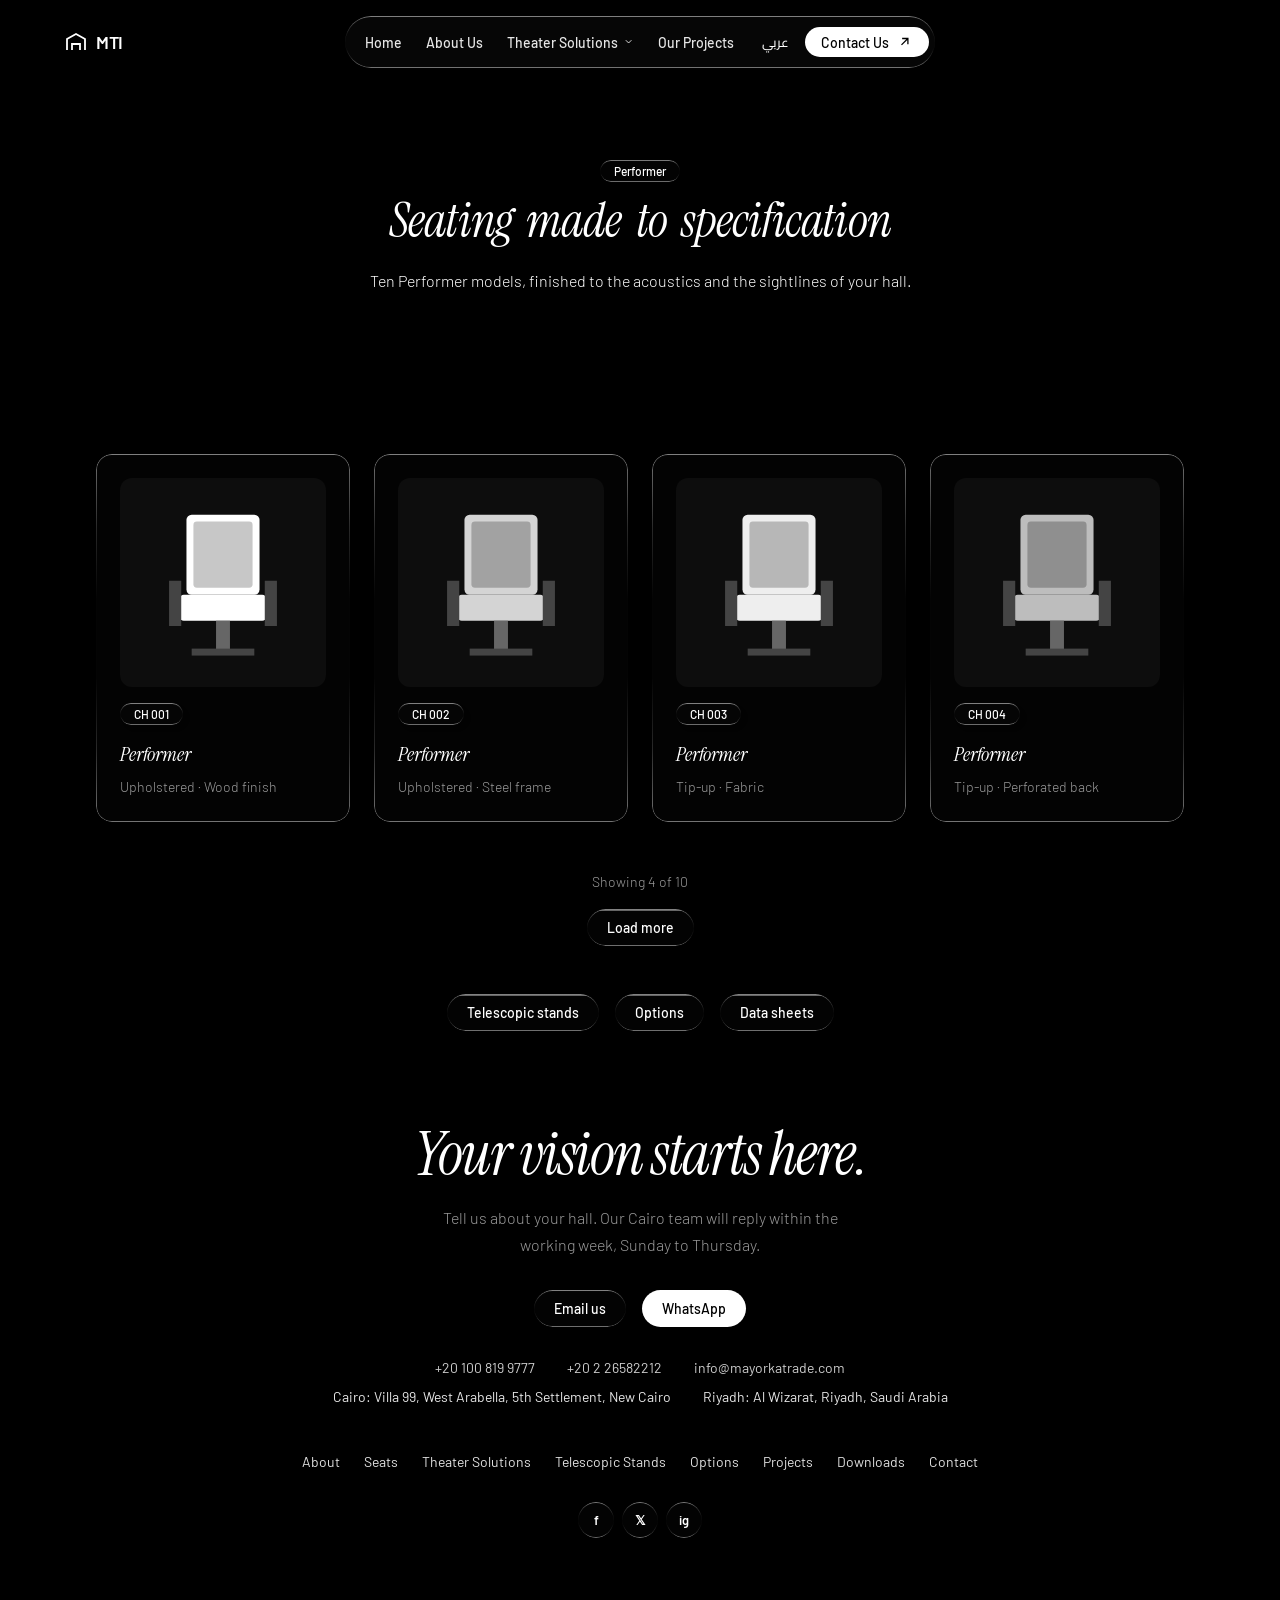
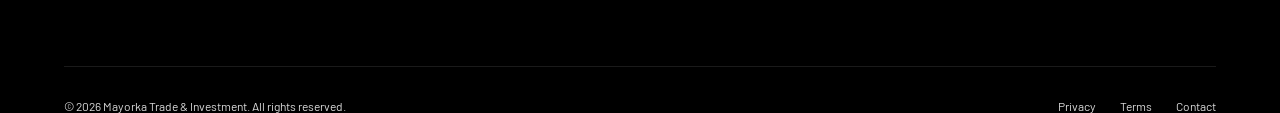
<file: seats.html>
<!doctype html>
<html lang="en" dir="ltr">
<head>
<meta charset="utf-8">
<meta name="viewport" content="width=device-width,initial-scale=1,viewport-fit=cover">
<script src="theme.js"></script>
<title>MTI | Seats</title>
<link rel="preconnect" href="https://fonts.googleapis.com">
<link rel="preconnect" href="https://fonts.gstatic.com" crossorigin>
<link rel="stylesheet" href="https://fonts.googleapis.com/css2?family=Barlow:wght@300;400;500;600&family=Instrument+Serif:ital@0;1&family=Cairo:wght@300;400;500;600;700&display=swap">
<style>
:root{--bg:#000;--fg:#fff;--muted:rgba(255,255,255,.6);--serif:'Instrument Serif','Cairo',serif;--sans:'Barlow','Cairo',ui-sans-serif,sans-serif}
*{box-sizing:border-box;margin:0;padding:0}
html{scroll-behavior:smooth}
body{background:var(--bg);color:var(--fg);font-family:var(--sans);-webkit-font-smoothing:antialiased;min-height:100svh;overflow-x:hidden}
a{color:inherit;text-decoration:none}ul{list-style:none}
::selection{background:rgba(255,255,255,.25);color:#000}
:focus-visible{outline:3px solid rgba(255,255,255,.5);outline-offset:2px}
.serif{font-family:var(--serif);font-style:italic}
[dir=rtl] .serif{font-style:normal;font-weight:600}
/* liquid glass (identical to Prism) */
.lg,.lgs{background:rgba(255,255,255,.01);background-blend-mode:luminosity;backdrop-filter:blur(4px);-webkit-backdrop-filter:blur(4px);box-shadow:inset 0 1px 1px rgba(255,255,255,.1);position:relative;overflow:hidden}
.lgs{backdrop-filter:blur(50px);-webkit-backdrop-filter:blur(50px);box-shadow:4px 4px 4px rgba(0,0,0,.05),inset 0 1px 1px rgba(255,255,255,.15)}
.lg::before,.lgs::before{content:'';position:absolute;inset:0;border-radius:inherit;padding:1.4px;background:linear-gradient(180deg,rgba(255,255,255,.45),rgba(255,255,255,.15) 20%,rgba(255,255,255,0) 40%,rgba(255,255,255,0) 60%,rgba(255,255,255,.15) 80%,rgba(255,255,255,.45));-webkit-mask:linear-gradient(#fff 0 0) content-box,linear-gradient(#fff 0 0);-webkit-mask-composite:xor;mask-composite:exclude;pointer-events:none}
.rise{animation:rise .6s ease-out both}
.rs{animation:rs .6s ease-out both}
.wr{display:inline-block;animation:wr .7s ease-out both}
@keyframes rise{from{opacity:0;transform:translateY(20px)}to{opacity:1;transform:none}}
@keyframes rs{from{transform:translateY(20px)}to{transform:none}}
@keyframes wr{0%{transform:translateY(50px)}50%{transform:translateY(-5px)}100%{transform:none}}
@media(prefers-reduced-motion:reduce){.rise,.rs,.wr{animation:none}}
/* video backdrop */
.vb{position:absolute;inset:0;width:100%;height:100%;object-fit:cover;z-index:0}
.fb,.ft{position:absolute;inset-inline:0;height:200px;z-index:1;pointer-events:none}
.fb{bottom:0;background:linear-gradient(to top,#000,transparent)}
.ft{top:0;background:linear-gradient(to bottom,#000,transparent)}
.sec{position:relative;overflow:hidden}
.wrap{position:relative;z-index:2;max-width:72rem;margin-inline:auto}
.pad{padding:6rem 1.5rem}
@media(min-width:768px){.pad{padding-inline:4rem}}
@media(min-width:1024px){.pad{padding-inline:6rem}}
/* pieces */
.pill{display:inline-block;border-radius:999px;padding:.25rem .875rem;font-size:.75rem;font-weight:500}
.gbtn{display:inline-flex;align-items:center;justify-content:center;gap:.5rem;border-radius:999px;padding:.625rem 1.25rem;font:500 .875rem var(--sans);color:#fff;border:0;cursor:pointer;white-space:nowrap}
.btn{display:inline-flex;align-items:center;gap:.5rem;border-radius:999px;padding:.625rem 1.25rem;font:500 .875rem var(--sans);background:#fff;color:#000;border:0;cursor:pointer;white-space:nowrap}
.btn.sm{padding:.4rem 1rem}
.ghost{background:none;color:#fff}.ghost:hover{background:rgba(255,255,255,.1)}
h2.h{font-size:2.25rem;line-height:.9;letter-spacing:-.025em;font-weight:400}
@media(min-width:768px){h2.h{font-size:3rem}}@media(min-width:1024px){h2.h{font-size:3.75rem}}
.p{font-size:.875rem;line-height:1.65;font-weight:300;color:var(--muted)}
.ctr{display:flex;flex-direction:column;align-items:center;text-align:center}
svg{width:1.1em;height:1.1em;flex:none}[dir=rtl] .ar{transform:scaleX(-1)}
/* nav */
header{position:fixed;inset-inline:0;top:1rem;z-index:50;padding:0 1.5rem}
@media(min-width:1024px){header{padding:0 4rem}}
nav{display:flex;align-items:center;justify-content:space-between;gap:1rem}
@media(min-width:768px){nav{display:grid;grid-template-columns:1fr auto 1fr}}
.logo{display:flex;align-items:center;gap:.5rem;font-size:1.125rem;font-weight:600;letter-spacing:-.02em;justify-self:start}
.bar{display:flex;align-items:center;gap:.25rem;border-radius:999px;padding:.375rem}
.links{display:none}@media(min-width:768px){.links{display:flex}.bar{padding-inline-start:.5rem}}
.links a{padding:.5rem .75rem;font-size:.875rem;font-weight:500;color:rgba(255,255,255,.9)}.links a:hover{color:#fff}
.lang{background:none;border:0;color:#fff;font:500 .8rem var(--sans);padding:.5rem .75rem;cursor:pointer;border-radius:999px}.lang:hover{background:rgba(255,255,255,.1)}
/* hero */
#home{min-height:100svh;display:flex;flex-direction:column}
.hin{position:relative;z-index:10;flex:1;display:flex;flex-direction:column;align-items:center;text-align:center;padding:9rem 1.5rem 0}
@media(min-width:768px){.hin{padding-top:11rem}}
.hin h1{margin-top:1.5rem;max-width:48rem;font-size:3.75rem;line-height:.85;letter-spacing:-2px;font-weight:400}
[dir=rtl] .hin h1{line-height:1.05;letter-spacing:0}
@media(min-width:768px){.hin h1{font-size:4.5rem}}@media(min-width:1024px){.hin h1{font-size:5.5rem;letter-spacing:-4px}[dir=rtl] .hin h1{letter-spacing:0}}
h1 span.w{display:inline-flex;flex-wrap:wrap;justify-content:center;gap:0 .3em}
.part{margin-top:auto;padding:4rem 0 2rem;gap:1.5rem}
.part ul{display:flex;flex-wrap:wrap;justify-content:center;gap:1rem 3rem}
.part li{font-size:1.5rem;letter-spacing:-.02em}@media(min-width:768px){.part li{font-size:1.875rem}}
/* process */
#process{min-height:700px;display:flex;align-items:center;padding:8rem 1.5rem}
/* features */
.row{display:flex;flex-direction:column;align-items:center;gap:2.5rem;margin-top:4rem}
@media(min-width:1024px){.row{flex-direction:row;gap:4rem;margin-top:6rem}.row.rev{flex-direction:row-reverse}}
.row>*{flex:1}.row h3{font-size:1.875rem;line-height:.95;letter-spacing:-.02em;font-weight:400}
@media(min-width:768px){.row h3{font-size:2.25rem}}
.media{position:relative;aspect-ratio:4/3;width:100%;border-radius:1rem;overflow:hidden}
/* grids */
.g{display:grid;gap:1.5rem;margin-top:4rem;grid-template-columns:1fr}
@media(min-width:768px){.g.b{grid-template-columns:repeat(2,1fr)}.g.t{grid-template-columns:repeat(3,1fr)}}
@media(min-width:1024px){.g.b{grid-template-columns:repeat(4,1fr)}}
.card{border-radius:1rem;padding:1.5rem}
.ico{display:flex;width:2.5rem;height:2.5rem;border-radius:50%;align-items:center;justify-content:center}
.card h3{margin-top:1.5rem;font-size:1.125rem;font-weight:400}.card .p{margin-top:.5rem}
.tag{display:block;margin-top:1.25rem;font-size:.75rem;color:rgba(255,255,255,.5)}
/* stats */
#stats{padding:8rem 1.5rem}
dl{border-radius:1.5rem;padding:3rem;display:grid;grid-template-columns:repeat(2,1fr);gap:2rem;text-align:center}
@media(min-width:768px){dl{padding:4rem}}@media(min-width:1024px){dl{grid-template-columns:repeat(4,1fr)}}
dl div{display:flex;flex-direction:column;gap:.5rem}dt{order:2;font-size:.875rem;font-weight:300;color:var(--muted)}
dd{font-size:2.25rem;letter-spacing:-.02em;font-variant-numeric:tabular-nums}@media(min-width:768px){dd{font-size:3rem}}@media(min-width:1024px){dd{font-size:3.75rem}}
/* cta + footer */
#contact{padding:8rem 1.5rem 2rem}
.cl{display:flex;flex-wrap:wrap;justify-content:center;gap:.75rem 2rem;margin-top:2rem;font-size:.875rem;color:rgba(255,255,255,.8)}
footer{margin-top:8rem;display:flex;flex-direction:column;align-items:center;justify-content:space-between;gap:1rem;border-top:1px solid rgba(255,255,255,.1);padding-top:2rem;font-size:.75rem;color:rgba(255,255,255,.4)}
@media(min-width:640px){footer{flex-direction:row}}
footer nav{display:flex;gap:1.5rem}footer a:hover{color:#fff}

.chips{display:flex;flex-wrap:wrap;justify-content:center;gap:.5rem;margin-top:2.5rem}
.chip{border:0;color:#fff;font:500 .8rem var(--sans);padding:.5rem 1rem;border-radius:999px;cursor:pointer;background:rgba(255,255,255,.04)}
.chip.on{background:#fff;color:#000}
.pc{display:flex;flex-direction:column;gap:.75rem;padding:1.75rem}
.pc[hidden]{display:none}
.pc .n{font-size:2.5rem;letter-spacing:-.02em;line-height:1}
.pc h3{margin:0;font-size:1.25rem}
.soc{display:flex;gap:.5rem;justify-content:center;margin-top:2rem}
.soc a{width:2.25rem;height:2.25rem;border-radius:50%;display:flex;align-items:center;justify-content:center;font-size:.8rem;font-weight:600}
.modal{position:fixed;inset:0;z-index:100;display:none;align-items:center;justify-content:center;padding:1.5rem;background:rgba(0,0,0,.7)}
.modal.on{display:flex}
.box{width:100%;max-width:32rem;border-radius:1.5rem;padding:2rem;background:rgba(10,10,10,.92);position:relative}
.box h3{font-size:1.75rem;font-weight:400;margin-bottom:1rem}.box h4{font-size:.95rem;font-weight:600;margin-top:1.25rem}
.box .p{margin-top:.4rem;color:rgba(255,255,255,.7)}.box .note{margin-top:1.5rem;font-size:.75rem;color:rgba(255,255,255,.4)}
.box button.x{position:absolute;top:1rem;inset-inline-end:1rem;background:none;border:0;color:#fff;font-size:1.25rem;cursor:pointer}
[dir=rtl]{--sans:'Cairo','Barlow',sans-serif}
.pgs{display:flex;flex-wrap:wrap;justify-content:center;gap:.5rem 1.5rem;margin-top:3rem;font-size:.875rem;color:rgba(255,255,255,.7)}.pgs a:hover{color:#fff}
.tabs{display:flex;flex-wrap:wrap;justify-content:center;gap:.5rem;margin-top:2.5rem}.tb{border:0;color:#fff;font:500 .8rem var(--sans);padding:.5rem 1rem;border-radius:999px;cursor:pointer;background:rgba(255,255,255,.04)}.tb.on{background:#fff;color:#000}
.pnl{margin:2rem auto 0;max-width:40rem;padding:2rem;border-radius:1.5rem}.pnl[hidden]{display:none}.pnl ul{margin-top:1.25rem;display:flex;flex-direction:column;gap:.6rem}.pnl li{font-size:.9rem;color:rgba(255,255,255,.85);display:flex;gap:.6rem}.pnl li::before{content:"✓";color:#fff}
.chs{display:flex;flex-wrap:wrap;gap:.5rem;margin-top:1.25rem}.chs .pill{font-weight:400;color:rgba(255,255,255,.85)}
.spec{margin-top:.25rem;display:grid;grid-template-columns:auto 1fr;gap:.35rem 1rem;font-size:.8rem}.spec dt{order:0;color:rgba(255,255,255,.5);font-size:.8rem}.spec dd{font-size:.8rem;letter-spacing:0;font-family:var(--sans);text-align:start}
.cr{display:flex;gap:2rem;align-items:flex-start;flex-wrap:wrap;margin-top:1rem}
.bar.lg{overflow:visible}.links .nl{display:inline-flex;align-items:center;gap:.3rem;border-radius:999px}.links .nl.on{background:rgba(255,255,255,.12);color:#fff}.links .nl:hover{background:rgba(255,255,255,.08)}
.has-dd{position:relative;display:flex}.dd{position:absolute;top:100%;inset-inline-start:0;padding-top:.6rem;display:none;min-width:15rem;z-index:60}.dd-in{border-radius:1.25rem;padding:.4rem;background:rgba(8,8,8,.94)}
.has-dd:hover .dd,.has-dd:focus-within .dd{display:block}.links .dd a{display:block;padding:.6rem .9rem;border-radius:.75rem;font-size:.85rem;color:rgba(255,255,255,.85)}.links .dd a:hover{background:rgba(255,255,255,.1);color:#fff}
.bg{display:inline-flex;padding:.4rem .6rem}@media(min-width:768px){.bg{display:none}}
.mnav{display:none;margin-top:.75rem;border-radius:1.5rem;padding:.5rem;flex-direction:column;background:rgba(8,8,8,.94)}.mnav.on{display:flex}@media(min-width:768px){.mnav{display:none!important}}
.mnav a{padding:.7rem 1rem;border-radius:999px;font-size:.9rem;font-weight:500}.mnav a.on{background:rgba(255,255,255,.12)}.mnav a.sub{padding-inline-start:2rem;font-size:.8rem;color:rgba(255,255,255,.7);font-weight:400}
.scrim{position:fixed;inset:0;z-index:80;background:rgba(0,0,0,.6);opacity:0;pointer-events:none;transition:opacity .3s}.scrim.on{opacity:1;pointer-events:auto}
.panel{position:fixed;top:0;bottom:0;inset-inline-end:0;width:min(28rem,100%);z-index:90;overflow-y:auto;background:rgba(8,8,8,.97);padding:1.5rem;border-inline-start:1px solid rgba(255,255,255,.15);transform:translateX(100%);transition:transform .35s ease}
[dir=rtl] .panel{transform:translateX(-100%)}.panel.on,[dir=rtl] .panel.on{transform:none}
.ph{display:flex;justify-content:space-between;align-items:flex-start;gap:1rem;margin-bottom:1.5rem}.pe{font-size:.75rem;color:rgba(255,255,255,.5)}.ph h3{font-size:2rem;font-weight:400;margin-top:.25rem}
.xb{background:none;border:0;color:#fff;font-size:1.5rem;line-height:1;cursor:pointer;padding:.25rem .5rem;border-radius:999px}.xb:hover{background:rgba(255,255,255,.1)}
.pimg{aspect-ratio:4/3;border-radius:1rem;background:rgba(255,255,255,.04);padding:2rem;margin-bottom:1.25rem}.pimg svg,.cimg svg{width:100%;height:100%}
.cimg{aspect-ratio:16/10;border-radius:.75rem;background:rgba(255,255,255,.04);padding:1rem;margin-bottom:.5rem}
.prow{display:flex;justify-content:space-between;gap:1rem;padding:.75rem 0;border-bottom:1px solid rgba(255,255,255,.1);font-size:.875rem}.prow b{font-weight:500;color:rgba(255,255,255,.55)}
.pbt{display:flex;flex-wrap:wrap;gap:.75rem;margin-top:1.5rem}
.pcard,.pc{cursor:pointer;transition:background .2s}.pcard:hover,.pc:hover{background:rgba(255,255,255,.04)}.hid{display:none!important}
.lmw{display:flex;flex-direction:column;align-items:center;gap:1rem;margin-top:3rem}
.lbx{position:fixed;inset:0;z-index:100;display:none;align-items:center;justify-content:center;padding:1.5rem;background:rgba(0,0,0,.8)}.lbx.on{display:flex}
.lbb{width:100%;max-width:56rem;border-radius:1.5rem;padding:1rem;position:relative;background:rgba(10,10,10,.96)}.lbb .xb{position:absolute;top:1.5rem;inset-inline-end:1.5rem;z-index:3;background:rgba(0,0,0,.5)}
.art{aspect-ratio:16/9;border-radius:1rem;overflow:hidden}.art svg{width:100%;height:100%;display:block}.cap{padding:1.25rem .75rem .5rem}.cap b{font-size:1.5rem;font-weight:400}.cap p{margin-top:.5rem}
</style>
<script>document.documentElement.classList.add("js")</script>
<style id="mti-smooth">/* ===== MTI smooth layer ===== */
:root{--ease:cubic-bezier(.22,1,.36,1)}
@keyframes mtiIn{from{opacity:0}to{opacity:1}}
@keyframes mtiUp{from{opacity:0;transform:translateY(16px)}to{opacity:1;transform:none}}
@keyframes mtiPop{from{opacity:0;transform:translateY(12px) scale(.98)}to{opacity:1;transform:none}}
/* page enter / leave */
body{animation:mtiIn .5s ease both}
html.leaving body{opacity:0;transition:opacity .26s ease}
main{transition:opacity .2s ease}main.lswap{opacity:0}
/* scroll reveal (replaces the fire-on-load .rise) */
html.js .rise{animation:none;opacity:0;transform:translateY(28px);transition:opacity .9s var(--ease),transform .9s var(--ease),background-color .3s ease,border-color .3s ease}
html.js .rise.in{opacity:1;transform:none}
html.js .rise.done{transition:transform .4s var(--ease),opacity .4s ease,background-color .3s ease,border-color .3s ease}
html.js .rise.done.pcard:hover,html.js .rise.done.pc:hover{transform:translateY(-4px)}
/* background videos fade in instead of popping */
html.js .vb{opacity:0;transition:opacity 1.2s ease}html.js .vb.ready{opacity:1}
/* nav dropdown + mobile menu */
.dd{display:block;opacity:0;visibility:hidden;transform:translateY(8px);transition:opacity .25s var(--ease),transform .25s var(--ease),visibility 0s linear .25s}
.has-dd:hover .dd,.has-dd:focus-within .dd{opacity:1;visibility:visible;transform:none;transition-delay:0s}
.links .nl svg{transition:transform .25s var(--ease)}.has-dd:hover .nl svg{transform:rotate(180deg)}
.mnav.on{animation:mtiPop .3s var(--ease)}
/* buttons, chips, links */
.btn,.gbtn,.chip,.tb,.lang,.links a,.mnav a,.dd a,.pgs a,footer a,.xb,.soc a{transition:color .25s ease,background-color .25s ease,border-color .25s ease,transform .25s var(--ease),opacity .25s ease}
.btn:hover,.gbtn:hover{transform:translateY(-1px)}.btn:active,.gbtn:active{transform:none}
.chip:hover:not(.on),.tb:hover:not(.on){background:rgba(255,255,255,.1)}
/* modal / lightbox / panel / tab + filter swaps */
.modal.on,.lbx.on{animation:mtiIn .25s ease}
.modal.on .box,.lbx.on .lbb{animation:mtiPop .35s var(--ease)}
.pc.swap,.pnl.swap{animation:mtiUp .5s var(--ease) both}
.pnl:not([hidden]){animation:mtiUp .5s var(--ease) both}
@media(prefers-reduced-motion:reduce){body{animation:none}html.js .rise{opacity:1;transform:none;transition:none}html.js .vb{opacity:1;transition:none}.pnl:not([hidden]),.pc.swap{animation:none}.dd{transition:none}}
/* footer video: dimmed + softened so the text stays readable */
#cta .vb,#contact .vb{filter:brightness(.55) blur(2px);transform:scale(1.05)}

/* seats grid: 4 per row so each "Load more" adds one full row */
#pgrid.g.t{grid-template-columns:repeat(2,1fr)}
@media(max-width:639px){#pgrid.g.t{grid-template-columns:1fr}}
@media(min-width:1100px){#pgrid.g.t{grid-template-columns:repeat(4,1fr)}}
#pgrid .pcard h3{font-size:1.25rem!important}
</style>
<link rel="stylesheet" href="theme.css">
</head>
<body>
<header>
  <nav>
    <a href="index.html" class="logo" aria-label="MTI"><svg viewBox="0 0 24 24" fill="none" stroke="currentColor" stroke-width="1.8" style="width:1.5rem;height:1.5rem"><path d="M3 20V9l9-5 9 5v11M8 20v-6h8v6"/></svg>MTI</a>
    <div class="lg bar">
      <div class="links"><a href="index.html" class="nl" data-en="Home" data-ar="الرئيسية">Home</a><a href="about.html" class="nl" data-en="About Us" data-ar="من نحن">About Us</a><div class="has-dd"><a href="theater.html" class="nl" aria-haspopup="true"><span data-en="Theater Solutions" data-ar="حلول المسارح">Theater Solutions</span><svg viewBox="0 0 24 24" fill="none" stroke="currentColor" stroke-width="2" style="width:.8em;height:.8em"><path d="m6 9 6 6 6-6"/></svg></a><div class="dd" role="menu"><div class="dd-in lgs"><a href="theater.html#svc-arch" role="menuitem" data-en="Architecture &amp; Design" data-ar="العمارة والتصميم">Architecture &amp; Design</a><a href="theater.html#svc-audio" role="menuitem" data-en="Pro Audio" data-ar="الصوتيات الاحترافية">Pro Audio</a><a href="theater.html#svc-light" role="menuitem" data-en="Pro Lighting" data-ar="الإضاءة الاحترافية">Pro Lighting</a><a href="theater.html#svc-visual" role="menuitem" data-en="Visual &amp; Effects" data-ar="المؤثرات البصرية">Visual &amp; Effects</a><a href="theater.html#svc-mech" role="menuitem" data-en="Mechanism" data-ar="الميكانيزم">Mechanism</a><a href="theater.html#svc-care" role="menuitem" data-en="Annual Care Packages" data-ar="باقات الصيانة السنوية">Annual Care Packages</a></div></div></div><a href="projects.html" class="nl" data-en="Our Projects" data-ar="مشاريعنا">Our Projects</a></div>
      <button class="lang" id="lang" aria-label="Switch language">عربي</button>
      <a href="contact.html" class="btn sm"><span data-en="Contact Us" data-ar="تواصل معنا">Contact Us</span><svg class="ar" viewBox="0 0 24 24" fill="none" stroke="currentColor" stroke-width="2"><path d="M7 17 17 7M8 7h9v9"/></svg></a>
      <button class="lang bg" id="bg" aria-label="Menu" aria-expanded="false"><svg viewBox="0 0 24 24" fill="none" stroke="currentColor" stroke-width="2" style="width:1.25rem;height:1.25rem"><path d="M4 7h16M4 12h16M4 17h16"/></svg></button>
    </div>
  </nav>
  <div class="mnav lg" id="mnav"><a href="index.html" class="m" data-en="Home" data-ar="الرئيسية">Home</a><a href="about.html" class="m" data-en="About Us" data-ar="من نحن">About Us</a><a href="theater.html" class="m" data-en="Theater Solutions" data-ar="حلول المسارح">Theater Solutions</a><a class="sub" href="theater.html#svc-arch" data-en="Architecture &amp; Design" data-ar="العمارة والتصميم">Architecture &amp; Design</a><a class="sub" href="theater.html#svc-audio" data-en="Pro Audio" data-ar="الصوتيات الاحترافية">Pro Audio</a><a class="sub" href="theater.html#svc-light" data-en="Pro Lighting" data-ar="الإضاءة الاحترافية">Pro Lighting</a><a class="sub" href="theater.html#svc-visual" data-en="Visual &amp; Effects" data-ar="المؤثرات البصرية">Visual &amp; Effects</a><a class="sub" href="theater.html#svc-mech" data-en="Mechanism" data-ar="الميكانيزم">Mechanism</a><a class="sub" href="theater.html#svc-care" data-en="Annual Care Packages" data-ar="باقات الصيانة السنوية">Annual Care Packages</a><a href="projects.html" class="m" data-en="Our Projects" data-ar="مشاريعنا">Our Projects</a><a href="contact.html" class="m" data-en="Contact Us" data-ar="تواصل معنا">Contact Us</a></div>
</header>
<script>(function(){var b=document.getElementById("bg"),m=document.getElementById("mnav");b.addEventListener("click",function(){var o=m.classList.toggle("on");b.setAttribute("aria-expanded",o)});m.addEventListener("click",function(e){if(e.target.tagName==="A")m.classList.remove("on")})})()</script>
<main>
<section class="sec" style="padding:10rem 1.5rem 4rem"><video class="vb" src="cta.mp4" autoplay loop muted playsinline aria-hidden="true" tabindex="-1"></video><div class="fb"></div><div aria-hidden="true" style="position:absolute;inset:0;z-index:0;background:rgba(0,0,0,.45)"></div><div class="wrap ctr" style="max-width:48rem"><span class="lg pill rise" style="margin-bottom:1rem" data-en="Performer" data-ar="Performer"></span><h1 id="h1" class="serif" style="font-size:3rem;line-height:.95;letter-spacing:-.02em;font-weight:400" data-en="Seating made to specification" data-ar="مقاعد مصنوعة وفق المواصفات"></h1><p class="p rs" style="margin-top:1.5rem;font-size:1rem;color:#fff;max-width:40rem" data-en="Ten Performer models, finished to the acoustics and the sightlines of your hall." data-ar="عشرة موديلات من Performer، بتشطيبات تناسب صوتيات قاعتك وزوايا الرؤية فيها."></p></div></section>
<section class="pad"><div class="wrap"><div class="g t" id="pgrid" style="margin-top:0;scroll-margin-top:7rem"><article class="rise lg card pcard" data-prod="0" tabindex="0" role="button" style="display:flex;flex-direction:column;gap:.5rem;animation-delay:0.0s"><div class="cimg"><svg viewBox="0 0 200 200" aria-hidden="true"><rect x="58" y="22" width="84" height="92" rx="6" fill="#fff"/><rect x="66" y="30" width="68" height="76" rx="4" fill="#9a9a9a" opacity=".55"/><rect x="50" y="114" width="100" height="30" rx="5" fill="#fff"/><rect x="38" y="98" width="14" height="52" fill="#444"/><rect x="148" y="98" width="14" height="52" fill="#444"/><rect x="92" y="144" width="16" height="34" fill="#666"/><rect x="64" y="176" width="72" height="8" fill="#444"/></svg></div><span class="lgs pill" style="align-self:flex-start" dir="ltr">CH 001</span><h3 class="serif" style="margin:.5rem 0 0;font-size:1.5rem" data-en="Performer" data-ar="Performer"></h3><p class="p" style="margin:0" data-en="Upholstered · Wood finish" data-ar="منجّد · تشطيب خشبي"></p></article><article class="rise lg card pcard" data-prod="1" tabindex="0" role="button" style="display:flex;flex-direction:column;gap:.5rem;animation-delay:0.1s"><div class="cimg"><svg viewBox="0 0 200 200" aria-hidden="true"><rect x="58" y="22" width="84" height="92" rx="6" fill="#d4d4d4"/><rect x="66" y="30" width="68" height="76" rx="4" fill="#7a7a7a" opacity=".55"/><rect x="50" y="114" width="100" height="30" rx="5" fill="#d4d4d4"/><rect x="38" y="98" width="14" height="52" fill="#444"/><rect x="148" y="98" width="14" height="52" fill="#444"/><rect x="92" y="144" width="16" height="34" fill="#666"/><rect x="64" y="176" width="72" height="8" fill="#444"/></svg></div><span class="lgs pill" style="align-self:flex-start" dir="ltr">CH 002</span><h3 class="serif" style="margin:.5rem 0 0;font-size:1.5rem" data-en="Performer" data-ar="Performer"></h3><p class="p" style="margin:0" data-en="Upholstered · Steel frame" data-ar="منجّد · هيكل صلب"></p></article><article class="rise lg card pcard" data-prod="2" tabindex="0" role="button" style="display:flex;flex-direction:column;gap:.5rem;animation-delay:0.2s"><div class="cimg"><svg viewBox="0 0 200 200" aria-hidden="true"><rect x="58" y="22" width="84" height="92" rx="6" fill="#eee"/><rect x="66" y="30" width="68" height="76" rx="4" fill="#8a8a8a" opacity=".55"/><rect x="50" y="114" width="100" height="30" rx="5" fill="#eee"/><rect x="38" y="98" width="14" height="52" fill="#444"/><rect x="148" y="98" width="14" height="52" fill="#444"/><rect x="92" y="144" width="16" height="34" fill="#666"/><rect x="64" y="176" width="72" height="8" fill="#444"/></svg></div><span class="lgs pill" style="align-self:flex-start" dir="ltr">CH 003</span><h3 class="serif" style="margin:.5rem 0 0;font-size:1.5rem" data-en="Performer" data-ar="Performer"></h3><p class="p" style="margin:0" data-en="Tip-up · Fabric" data-ar="قابل للطي · قماش"></p></article><article class="rise lg card pcard" data-prod="3" tabindex="0" role="button" style="display:flex;flex-direction:column;gap:.5rem;animation-delay:0.0s"><div class="cimg"><svg viewBox="0 0 200 200" aria-hidden="true"><rect x="58" y="22" width="84" height="92" rx="6" fill="#bdbdbd"/><rect x="66" y="30" width="68" height="76" rx="4" fill="#6a6a6a" opacity=".55"/><rect x="50" y="114" width="100" height="30" rx="5" fill="#bdbdbd"/><rect x="38" y="98" width="14" height="52" fill="#444"/><rect x="148" y="98" width="14" height="52" fill="#444"/><rect x="92" y="144" width="16" height="34" fill="#666"/><rect x="64" y="176" width="72" height="8" fill="#444"/></svg></div><span class="lgs pill" style="align-self:flex-start" dir="ltr">CH 004</span><h3 class="serif" style="margin:.5rem 0 0;font-size:1.5rem" data-en="Performer" data-ar="Performer"></h3><p class="p" style="margin:0" data-en="Tip-up · Perforated back" data-ar="قابل للطي · ظهر مثقّب"></p></article><article class="rise lg card pcard hid" data-prod="4" tabindex="0" role="button" style="display:flex;flex-direction:column;gap:.5rem;animation-delay:0.1s"><div class="cimg"><svg viewBox="0 0 200 200" aria-hidden="true"><rect x="58" y="22" width="84" height="92" rx="6" fill="#fff"/><rect x="66" y="30" width="68" height="76" rx="4" fill="#bdbdbd" opacity=".55"/><rect x="50" y="114" width="100" height="30" rx="5" fill="#fff"/><rect x="38" y="98" width="14" height="52" fill="#444"/><rect x="148" y="98" width="14" height="52" fill="#444"/><rect x="92" y="144" width="16" height="34" fill="#666"/><rect x="64" y="176" width="72" height="8" fill="#444"/></svg></div><span class="lgs pill" style="align-self:flex-start" dir="ltr">CH 005</span><h3 class="serif" style="margin:.5rem 0 0;font-size:1.5rem" data-en="Performer" data-ar="Performer"></h3><p class="p" style="margin:0" data-en="Fixed · Upholstered" data-ar="ثابت · منجّد"></p></article><article class="rise lg card pcard hid" data-prod="5" tabindex="0" role="button" style="display:flex;flex-direction:column;gap:.5rem;animation-delay:0.2s"><div class="cimg"><svg viewBox="0 0 200 200" aria-hidden="true"><rect x="58" y="22" width="84" height="92" rx="6" fill="#d4d4d4"/><rect x="66" y="30" width="68" height="76" rx="4" fill="#9a9a9a" opacity=".55"/><rect x="50" y="114" width="100" height="30" rx="5" fill="#d4d4d4"/><rect x="38" y="98" width="14" height="52" fill="#444"/><rect x="148" y="98" width="14" height="52" fill="#444"/><rect x="92" y="144" width="16" height="34" fill="#666"/><rect x="64" y="176" width="72" height="8" fill="#444"/></svg></div><span class="lgs pill" style="align-self:flex-start" dir="ltr">CH 006</span><h3 class="serif" style="margin:.5rem 0 0;font-size:1.5rem" data-en="Performer" data-ar="Performer"></h3><p class="p" style="margin:0" data-en="Fixed · Wood finish" data-ar="ثابت · تشطيب خشبي"></p></article><article class="rise lg card pcard hid" data-prod="6" tabindex="0" role="button" style="display:flex;flex-direction:column;gap:.5rem;animation-delay:0.0s"><div class="cimg"><svg viewBox="0 0 200 200" aria-hidden="true"><rect x="58" y="22" width="84" height="92" rx="6" fill="#eee"/><rect x="66" y="30" width="68" height="76" rx="4" fill="#7a7a7a" opacity=".55"/><rect x="50" y="114" width="100" height="30" rx="5" fill="#eee"/><rect x="38" y="98" width="14" height="52" fill="#444"/><rect x="148" y="98" width="14" height="52" fill="#444"/><rect x="92" y="144" width="16" height="34" fill="#666"/><rect x="64" y="176" width="72" height="8" fill="#444"/></svg></div><span class="lgs pill" style="align-self:flex-start" dir="ltr">CH 007</span><h3 class="serif" style="margin:.5rem 0 0;font-size:1.5rem" data-en="Performer" data-ar="Performer"></h3><p class="p" style="margin:0" data-en="Tip-up · Leatherette" data-ar="قابل للطي · جلد صناعي"></p></article><article class="rise lg card pcard hid" data-prod="7" tabindex="0" role="button" style="display:flex;flex-direction:column;gap:.5rem;animation-delay:0.1s"><div class="cimg"><svg viewBox="0 0 200 200" aria-hidden="true"><rect x="58" y="22" width="84" height="92" rx="6" fill="#fff"/><rect x="66" y="30" width="68" height="76" rx="4" fill="#8a8a8a" opacity=".55"/><rect x="50" y="114" width="100" height="30" rx="5" fill="#fff"/><rect x="38" y="98" width="14" height="52" fill="#444"/><rect x="148" y="98" width="14" height="52" fill="#444"/><rect x="92" y="144" width="16" height="34" fill="#666"/><rect x="64" y="176" width="72" height="8" fill="#444"/></svg></div><span class="lgs pill" style="align-self:flex-start" dir="ltr">CH 008</span><h3 class="serif" style="margin:.5rem 0 0;font-size:1.5rem" data-en="Performer" data-ar="Performer"></h3><p class="p" style="margin:0" data-en="Upholstered · Aluminium base" data-ar="منجّد · قاعدة ألومنيوم"></p></article><article class="rise lg card pcard hid" data-prod="8" tabindex="0" role="button" style="display:flex;flex-direction:column;gap:.5rem;animation-delay:0.2s"><div class="cimg"><svg viewBox="0 0 200 200" aria-hidden="true"><rect x="58" y="22" width="84" height="92" rx="6" fill="#d4d4d4"/><rect x="66" y="30" width="68" height="76" rx="4" fill="#bdbdbd" opacity=".55"/><rect x="50" y="114" width="100" height="30" rx="5" fill="#d4d4d4"/><rect x="38" y="98" width="14" height="52" fill="#444"/><rect x="148" y="98" width="14" height="52" fill="#444"/><rect x="92" y="144" width="16" height="34" fill="#666"/><rect x="64" y="176" width="72" height="8" fill="#444"/></svg></div><span class="lgs pill" style="align-self:flex-start" dir="ltr">CH 009</span><h3 class="serif" style="margin:.5rem 0 0;font-size:1.5rem" data-en="Performer" data-ar="Performer"></h3><p class="p" style="margin:0" data-en="Tip-up · Wood back" data-ar="قابل للطي · ظهر خشبي"></p></article><article class="rise lg card pcard hid" data-prod="9" tabindex="0" role="button" style="display:flex;flex-direction:column;gap:.5rem;animation-delay:0.0s"><div class="cimg"><svg viewBox="0 0 200 200" aria-hidden="true"><rect x="58" y="22" width="84" height="92" rx="6" fill="#bdbdbd"/><rect x="66" y="30" width="68" height="76" rx="4" fill="#9a9a9a" opacity=".55"/><rect x="50" y="114" width="100" height="30" rx="5" fill="#bdbdbd"/><rect x="38" y="98" width="14" height="52" fill="#444"/><rect x="148" y="98" width="14" height="52" fill="#444"/><rect x="92" y="144" width="16" height="34" fill="#666"/><rect x="64" y="176" width="72" height="8" fill="#444"/></svg></div><span class="lgs pill" style="align-self:flex-start" dir="ltr">CH 010</span><h3 class="serif" style="margin:.5rem 0 0;font-size:1.5rem" data-en="Performer" data-ar="Performer"></h3><p class="p" style="margin:0" data-en="Fixed · Fabric" data-ar="ثابت · قماش"></p></article></div><div class="lmw"><p class="p" id="lc"></p><button class="gbtn lgs" id="lm" type="button"></button></div><div class="rise" style="margin-top:3rem;display:flex;flex-wrap:wrap;gap:1rem;justify-content:center"><a class="gbtn lgs" href="telescopic.html" data-en="Telescopic stands" data-ar="المدرجات القابلة للطي"></a><a class="gbtn lgs" href="options.html" data-en="Options" data-ar="الخيارات"></a><a class="gbtn lgs" href="downloads.html" data-en="Data sheets" data-ar="أوراق البيانات"></a></div></div></section>
<!-- CTA + FOOTER on the footer video -->
<section id="cta" class="sec">
  <video class="vb" src="cta.mp4" autoplay loop muted playsinline aria-hidden="true" tabindex="-1"></video>
  <div class="ft"></div>
  <div class="wrap">
    <div class="rise ctr">
      <h2 class="h serif" style="max-width:48rem" data-en="Your vision starts here." data-ar="رؤيتك تبدأ من هنا."></h2>
      <p class="p" style="margin-top:1.5rem;max-width:28rem;font-size:1rem" data-en="Tell us about your hall. Our Cairo team will reply within the working week, Sunday to Thursday." data-ar="حدّثنا عن قاعتك. سيرد فريقنا في القاهرة خلال أسبوع العمل، من الأحد إلى الخميس."></p>
      <div style="margin-top:2rem;display:flex;flex-wrap:wrap;gap:1rem;justify-content:center">
        <a class="gbtn lgs" href="mailto:info@mayorkatrade.com" data-en="Email us" data-ar="راسلنا">Email us</a>
        <a class="btn" href="https://wa.me/201008199777" data-en="WhatsApp" data-ar="واتساب">WhatsApp</a>
      </div>
      <div class="cl"><span dir="ltr">+20 100 819 9777</span><span dir="ltr">+20 2 26582212</span><span dir="ltr">info@mayorkatrade.com</span></div>
      <div class="cl" style="margin-top:.75rem;color:rgba(255,255,255,.6)"><span data-en="Cairo: Villa 99, West Arabella, 5th Settlement, New Cairo" data-ar="القاهرة: فيلا 99، ويست أرابيلا، التجمع الخامس، القاهرة الجديدة"></span><span data-en="Riyadh: Al Wizarat, Riyadh, Saudi Arabia" data-ar="الرياض: الوزارات، الرياض، المملكة العربية السعودية"></span></div>
    </div>
    <nav class="pgs" aria-label="Pages"><a href="about.html" data-en="About" data-ar="من نحن">About</a><a href="seats.html" data-en="Seats" data-ar="المقاعد">Seats</a><a href="theater.html" data-en="Theater Solutions" data-ar="حلول المسارح">Theater Solutions</a><a href="telescopic.html" data-en="Telescopic Stands" data-ar="المدرجات القابلة للطي">Telescopic Stands</a><a href="options.html" data-en="Options" data-ar="الخيارات">Options</a><a href="projects.html" data-en="Projects" data-ar="المشاريع">Projects</a><a href="downloads.html" data-en="Downloads" data-ar="التحميلات">Downloads</a><a href="contact.html" data-en="Contact" data-ar="تواصل">Contact</a></nav>
    <div class="soc"><a class="lg" href="#" target="_blank" rel="noopener" aria-label="Facebook">f</a><a class="lg" href="#" target="_blank" rel="noopener" aria-label="X">𝕏</a><a class="lg" href="#" target="_blank" rel="noopener" aria-label="Instagram">ig</a></div>
    <footer>
      <p data-en="© 2026 Mayorka Trade & Investment. All rights reserved." data-ar="© 2026 مايوركا للتجارة والاستثمار. جميع الحقوق محفوظة."></p>
      <nav><a href="#" data-legal="privacy" data-en="Privacy" data-ar="الخصوصية">Privacy</a><a href="#" data-legal="terms" data-en="Terms" data-ar="الشروط">Terms</a><a href="#contact" data-en="Contact" data-ar="تواصل">Contact</a></nav>
    </footer>
  </div>
</section>
</main>
<div class="modal" id="legal" role="dialog" aria-modal="true" aria-labelledby="lt"><div class="box lgs">
  <button class="x" id="lx" aria-label="Close">×</button>
  <div id="l-privacy" hidden><h3 class="serif" id="lt" data-en="Privacy" data-ar="الخصوصية"></h3>
    <h4 data-en="What we collect" data-ar="ما نجمعه"></h4><p class="p" data-en="This site does not collect personal data. There are no accounts, forms or newsletters." data-ar="لا يجمع هذا الموقع أي بيانات شخصية. لا توجد حسابات أو نماذج أو نشرات بريدية."></p>
    <h4 data-en="Contact" data-ar="التواصل"></h4><p class="p" data-en="Messages sent by phone, email or WhatsApp are handled by the MTI team only." data-ar="الرسائل المرسلة عبر الهاتف أو البريد أو واتساب يتعامل معها فريق MTI فقط."></p><p class="note" data-en="Draft text for review. Final legal wording to be supplied." data-ar="نص مبدئي للمراجعة. يُستبدل بالصياغة القانونية النهائية."></p></div>
  <div id="l-terms" hidden><h3 class="serif" data-en="Terms" data-ar="الشروط"></h3>
    <h4 data-en="Use of this site" data-ar="استخدام الموقع"></h4><p class="p" data-en="Content is for information only. It is not an offer, a quotation or a price list." data-ar="المحتوى للتعريف فقط. وهو ليس عرضًا ولا تسعيرًا ولا قائمة أسعار."></p>
    <h4 data-en="Specifications" data-ar="المواصفات"></h4><p class="p" data-en="Specifications and images may change without notice." data-ar="قد تتغير المواصفات والصور دون إشعار."></p><p class="note" data-en="Draft text for review. Final legal wording to be supplied." data-ar="نص مبدئي للمراجعة. يُستبدل بالصياغة القانونية النهائية."></p></div>
</div></div>
<script>
(function(){
  var root=document.documentElement,btn=document.getElementById('lang'),h1=document.getElementById('h1');
  function words(){
    var t=h1.getAttribute('data-'+root.lang);
    h1.innerHTML='<span class="w" dir="auto">'+t.split(' ').map(function(w,i){return '<span class="wr" style="animation-delay:'+i*100+'ms">'+w+'</span>'}).join(' ')+'</span>';
  }
  function apply(l){
    root.lang=l;root.dir=l==='ar'?'rtl':'ltr';
    document.querySelectorAll('[data-en]').forEach(function(e){if(e!==h1)e.innerHTML=e.getAttribute('data-'+l)});
    btn.textContent=l==='ar'?'EN':'عربي';
    document.title=l==='ar'?'MTI | مايوركا للتجارة والاستثمار':'MTI | Mayorka Trade & Investment';
    words();
    try{localStorage.setItem('mti-lang',l)}catch(e){}
  }

  document.querySelectorAll('.chip').forEach(function(c){c.addEventListener('click',function(){
    document.querySelectorAll('.chip').forEach(function(x){x.classList.toggle('on',x===c)});
    document.querySelectorAll('.pc').forEach(function(p){p.hidden=c.dataset.chip!=='all'&&p.dataset.s!==c.dataset.chip});
  })});
  var lg=document.getElementById('legal');
  function openL(k){document.getElementById('l-privacy').hidden=k!=='privacy';document.getElementById('l-terms').hidden=k!=='terms';lg.classList.add('on');document.getElementById('lx').focus()}
  function closeL(){lg.classList.remove('on')}
  document.querySelectorAll('[data-legal]').forEach(function(a){a.addEventListener('click',function(e){e.preventDefault();openL(a.dataset.legal)})});
  document.getElementById('lx').addEventListener('click',closeL);
  lg.addEventListener('click',function(e){if(e.target===lg)closeL()});
  document.addEventListener('keydown',function(e){if(e.key==='Escape')closeL()});
  btn.addEventListener('click',function(){apply(root.lang==='ar'?'en':'ar')});
  var s='en';try{s=localStorage.getItem('mti-lang')||'en'}catch(e){}
  apply(s);
})();
</script>
<!--OV--><div class="scrim" id="scrim"></div><aside class="panel" id="panel" role="dialog" aria-modal="true" aria-labelledby="pn-t" tabindex="-1"><div class="ph"><div><div class="pe">MTI / PERFORMER</div><h3 class="serif" id="pn-t" dir="ltr"></h3></div><button class="xb" id="pn-x" aria-label="Close">×</button></div><div id="pn-b"><div class="pp" data-i="0" data-code="CH 001" hidden><div class="pimg"><svg viewBox="0 0 200 200" aria-hidden="true"><rect x="58" y="22" width="84" height="92" rx="6" fill="#fff"/><rect x="66" y="30" width="68" height="76" rx="4" fill="#9a9a9a" opacity=".55"/><rect x="50" y="114" width="100" height="30" rx="5" fill="#fff"/><rect x="38" y="98" width="14" height="52" fill="#444"/><rect x="148" y="98" width="14" height="52" fill="#444"/><rect x="92" y="144" width="16" height="34" fill="#666"/><rect x="64" y="176" width="72" height="8" fill="#444"/></svg></div><p class="p" style="font-size:1rem;color:#fff" data-en="Upholstered · Wood finish" data-ar="منجّد · تشطيب خشبي"></p><div style="margin-top:1rem"><div class="prow"><b data-en="Material" data-ar="الخامة"></b><span data-en="Wood, upholstery" data-ar="خشب، تنجيد"></span></div><div class="prow"><b data-en="Mechanism" data-ar="الميكانيزم"></b><span data-en="Fixed" data-ar="ثابت"></span></div><div class="prow"><b data-en="Acoustic absorption" data-ar="الامتصاص الصوتي"></b><span data-en="Class B" data-ar="فئة B"></span></div><div class="prow"><b data-en="Dimensions" data-ar="الأبعاد"></b><span data-en="W 520 × D 560 × H 880 mm" data-ar="عرض 520 × عمق 560 × ارتفاع 880 مم"></span></div></div><div class="pbt"><a class="btn" href="contact.html" data-en="Contact the team" data-ar="تواصل مع الفريق"></a><a class="gbtn lgs" href="options.html" data-en="Options" data-ar="الخيارات"></a></div></div><div class="pp" data-i="1" data-code="CH 002" hidden><div class="pimg"><svg viewBox="0 0 200 200" aria-hidden="true"><rect x="58" y="22" width="84" height="92" rx="6" fill="#d4d4d4"/><rect x="66" y="30" width="68" height="76" rx="4" fill="#7a7a7a" opacity=".55"/><rect x="50" y="114" width="100" height="30" rx="5" fill="#d4d4d4"/><rect x="38" y="98" width="14" height="52" fill="#444"/><rect x="148" y="98" width="14" height="52" fill="#444"/><rect x="92" y="144" width="16" height="34" fill="#666"/><rect x="64" y="176" width="72" height="8" fill="#444"/></svg></div><p class="p" style="font-size:1rem;color:#fff" data-en="Upholstered · Steel frame" data-ar="منجّد · هيكل صلب"></p><div style="margin-top:1rem"><div class="prow"><b data-en="Material" data-ar="الخامة"></b><span data-en="Steel frame, fabric" data-ar="هيكل صلب، قماش"></span></div><div class="prow"><b data-en="Mechanism" data-ar="الميكانيزم"></b><span data-en="Fixed" data-ar="ثابت"></span></div><div class="prow"><b data-en="Acoustic absorption" data-ar="الامتصاص الصوتي"></b><span data-en="Class B" data-ar="فئة B"></span></div><div class="prow"><b data-en="Dimensions" data-ar="الأبعاد"></b><span data-en="W 520 × D 560 × H 880 mm" data-ar="عرض 520 × عمق 560 × ارتفاع 880 مم"></span></div></div><div class="pbt"><a class="btn" href="contact.html" data-en="Contact the team" data-ar="تواصل مع الفريق"></a><a class="gbtn lgs" href="options.html" data-en="Options" data-ar="الخيارات"></a></div></div><div class="pp" data-i="2" data-code="CH 003" hidden><div class="pimg"><svg viewBox="0 0 200 200" aria-hidden="true"><rect x="58" y="22" width="84" height="92" rx="6" fill="#eee"/><rect x="66" y="30" width="68" height="76" rx="4" fill="#8a8a8a" opacity=".55"/><rect x="50" y="114" width="100" height="30" rx="5" fill="#eee"/><rect x="38" y="98" width="14" height="52" fill="#444"/><rect x="148" y="98" width="14" height="52" fill="#444"/><rect x="92" y="144" width="16" height="34" fill="#666"/><rect x="64" y="176" width="72" height="8" fill="#444"/></svg></div><p class="p" style="font-size:1rem;color:#fff" data-en="Tip-up · Fabric" data-ar="قابل للطي · قماش"></p><div style="margin-top:1rem"><div class="prow"><b data-en="Material" data-ar="الخامة"></b><span data-en="Wood, upholstery" data-ar="خشب، تنجيد"></span></div><div class="prow"><b data-en="Mechanism" data-ar="الميكانيزم"></b><span data-en="Self-rising" data-ar="رفع ذاتي"></span></div><div class="prow"><b data-en="Acoustic absorption" data-ar="الامتصاص الصوتي"></b><span data-en="Class B" data-ar="فئة B"></span></div><div class="prow"><b data-en="Dimensions" data-ar="الأبعاد"></b><span data-en="W 520 × D 560 × H 880 mm" data-ar="عرض 520 × عمق 560 × ارتفاع 880 مم"></span></div></div><div class="pbt"><a class="btn" href="contact.html" data-en="Contact the team" data-ar="تواصل مع الفريق"></a><a class="gbtn lgs" href="options.html" data-en="Options" data-ar="الخيارات"></a></div></div><div class="pp" data-i="3" data-code="CH 004" hidden><div class="pimg"><svg viewBox="0 0 200 200" aria-hidden="true"><rect x="58" y="22" width="84" height="92" rx="6" fill="#bdbdbd"/><rect x="66" y="30" width="68" height="76" rx="4" fill="#6a6a6a" opacity=".55"/><rect x="50" y="114" width="100" height="30" rx="5" fill="#bdbdbd"/><rect x="38" y="98" width="14" height="52" fill="#444"/><rect x="148" y="98" width="14" height="52" fill="#444"/><rect x="92" y="144" width="16" height="34" fill="#666"/><rect x="64" y="176" width="72" height="8" fill="#444"/></svg></div><p class="p" style="font-size:1rem;color:#fff" data-en="Tip-up · Perforated back" data-ar="قابل للطي · ظهر مثقّب"></p><div style="margin-top:1rem"><div class="prow"><b data-en="Material" data-ar="الخامة"></b><span data-en="Steel frame, fabric" data-ar="هيكل صلب، قماش"></span></div><div class="prow"><b data-en="Mechanism" data-ar="الميكانيزم"></b><span data-en="Self-rising" data-ar="رفع ذاتي"></span></div><div class="prow"><b data-en="Acoustic absorption" data-ar="الامتصاص الصوتي"></b><span data-en="Class B" data-ar="فئة B"></span></div><div class="prow"><b data-en="Dimensions" data-ar="الأبعاد"></b><span data-en="W 520 × D 560 × H 880 mm" data-ar="عرض 520 × عمق 560 × ارتفاع 880 مم"></span></div></div><div class="pbt"><a class="btn" href="contact.html" data-en="Contact the team" data-ar="تواصل مع الفريق"></a><a class="gbtn lgs" href="options.html" data-en="Options" data-ar="الخيارات"></a></div></div><div class="pp" data-i="4" data-code="CH 005" hidden><div class="pimg"><svg viewBox="0 0 200 200" aria-hidden="true"><rect x="58" y="22" width="84" height="92" rx="6" fill="#fff"/><rect x="66" y="30" width="68" height="76" rx="4" fill="#bdbdbd" opacity=".55"/><rect x="50" y="114" width="100" height="30" rx="5" fill="#fff"/><rect x="38" y="98" width="14" height="52" fill="#444"/><rect x="148" y="98" width="14" height="52" fill="#444"/><rect x="92" y="144" width="16" height="34" fill="#666"/><rect x="64" y="176" width="72" height="8" fill="#444"/></svg></div><p class="p" style="font-size:1rem;color:#fff" data-en="Fixed · Upholstered" data-ar="ثابت · منجّد"></p><div style="margin-top:1rem"><div class="prow"><b data-en="Material" data-ar="الخامة"></b><span data-en="Wood, upholstery" data-ar="خشب، تنجيد"></span></div><div class="prow"><b data-en="Mechanism" data-ar="الميكانيزم"></b><span data-en="Fixed" data-ar="ثابت"></span></div><div class="prow"><b data-en="Acoustic absorption" data-ar="الامتصاص الصوتي"></b><span data-en="Class B" data-ar="فئة B"></span></div><div class="prow"><b data-en="Dimensions" data-ar="الأبعاد"></b><span data-en="W 520 × D 560 × H 880 mm" data-ar="عرض 520 × عمق 560 × ارتفاع 880 مم"></span></div></div><div class="pbt"><a class="btn" href="contact.html" data-en="Contact the team" data-ar="تواصل مع الفريق"></a><a class="gbtn lgs" href="options.html" data-en="Options" data-ar="الخيارات"></a></div></div><div class="pp" data-i="5" data-code="CH 006" hidden><div class="pimg"><svg viewBox="0 0 200 200" aria-hidden="true"><rect x="58" y="22" width="84" height="92" rx="6" fill="#d4d4d4"/><rect x="66" y="30" width="68" height="76" rx="4" fill="#9a9a9a" opacity=".55"/><rect x="50" y="114" width="100" height="30" rx="5" fill="#d4d4d4"/><rect x="38" y="98" width="14" height="52" fill="#444"/><rect x="148" y="98" width="14" height="52" fill="#444"/><rect x="92" y="144" width="16" height="34" fill="#666"/><rect x="64" y="176" width="72" height="8" fill="#444"/></svg></div><p class="p" style="font-size:1rem;color:#fff" data-en="Fixed · Wood finish" data-ar="ثابت · تشطيب خشبي"></p><div style="margin-top:1rem"><div class="prow"><b data-en="Material" data-ar="الخامة"></b><span data-en="Steel frame, fabric" data-ar="هيكل صلب، قماش"></span></div><div class="prow"><b data-en="Mechanism" data-ar="الميكانيزم"></b><span data-en="Fixed" data-ar="ثابت"></span></div><div class="prow"><b data-en="Acoustic absorption" data-ar="الامتصاص الصوتي"></b><span data-en="Class B" data-ar="فئة B"></span></div><div class="prow"><b data-en="Dimensions" data-ar="الأبعاد"></b><span data-en="W 520 × D 560 × H 880 mm" data-ar="عرض 520 × عمق 560 × ارتفاع 880 مم"></span></div></div><div class="pbt"><a class="btn" href="contact.html" data-en="Contact the team" data-ar="تواصل مع الفريق"></a><a class="gbtn lgs" href="options.html" data-en="Options" data-ar="الخيارات"></a></div></div><div class="pp" data-i="6" data-code="CH 007" hidden><div class="pimg"><svg viewBox="0 0 200 200" aria-hidden="true"><rect x="58" y="22" width="84" height="92" rx="6" fill="#eee"/><rect x="66" y="30" width="68" height="76" rx="4" fill="#7a7a7a" opacity=".55"/><rect x="50" y="114" width="100" height="30" rx="5" fill="#eee"/><rect x="38" y="98" width="14" height="52" fill="#444"/><rect x="148" y="98" width="14" height="52" fill="#444"/><rect x="92" y="144" width="16" height="34" fill="#666"/><rect x="64" y="176" width="72" height="8" fill="#444"/></svg></div><p class="p" style="font-size:1rem;color:#fff" data-en="Tip-up · Leatherette" data-ar="قابل للطي · جلد صناعي"></p><div style="margin-top:1rem"><div class="prow"><b data-en="Material" data-ar="الخامة"></b><span data-en="Wood, upholstery" data-ar="خشب، تنجيد"></span></div><div class="prow"><b data-en="Mechanism" data-ar="الميكانيزم"></b><span data-en="Self-rising" data-ar="رفع ذاتي"></span></div><div class="prow"><b data-en="Acoustic absorption" data-ar="الامتصاص الصوتي"></b><span data-en="Class B" data-ar="فئة B"></span></div><div class="prow"><b data-en="Dimensions" data-ar="الأبعاد"></b><span data-en="W 520 × D 560 × H 880 mm" data-ar="عرض 520 × عمق 560 × ارتفاع 880 مم"></span></div></div><div class="pbt"><a class="btn" href="contact.html" data-en="Contact the team" data-ar="تواصل مع الفريق"></a><a class="gbtn lgs" href="options.html" data-en="Options" data-ar="الخيارات"></a></div></div><div class="pp" data-i="7" data-code="CH 008" hidden><div class="pimg"><svg viewBox="0 0 200 200" aria-hidden="true"><rect x="58" y="22" width="84" height="92" rx="6" fill="#fff"/><rect x="66" y="30" width="68" height="76" rx="4" fill="#8a8a8a" opacity=".55"/><rect x="50" y="114" width="100" height="30" rx="5" fill="#fff"/><rect x="38" y="98" width="14" height="52" fill="#444"/><rect x="148" y="98" width="14" height="52" fill="#444"/><rect x="92" y="144" width="16" height="34" fill="#666"/><rect x="64" y="176" width="72" height="8" fill="#444"/></svg></div><p class="p" style="font-size:1rem;color:#fff" data-en="Upholstered · Aluminium base" data-ar="منجّد · قاعدة ألومنيوم"></p><div style="margin-top:1rem"><div class="prow"><b data-en="Material" data-ar="الخامة"></b><span data-en="Steel frame, fabric" data-ar="هيكل صلب، قماش"></span></div><div class="prow"><b data-en="Mechanism" data-ar="الميكانيزم"></b><span data-en="Fixed" data-ar="ثابت"></span></div><div class="prow"><b data-en="Acoustic absorption" data-ar="الامتصاص الصوتي"></b><span data-en="Class B" data-ar="فئة B"></span></div><div class="prow"><b data-en="Dimensions" data-ar="الأبعاد"></b><span data-en="W 520 × D 560 × H 880 mm" data-ar="عرض 520 × عمق 560 × ارتفاع 880 مم"></span></div></div><div class="pbt"><a class="btn" href="contact.html" data-en="Contact the team" data-ar="تواصل مع الفريق"></a><a class="gbtn lgs" href="options.html" data-en="Options" data-ar="الخيارات"></a></div></div><div class="pp" data-i="8" data-code="CH 009" hidden><div class="pimg"><svg viewBox="0 0 200 200" aria-hidden="true"><rect x="58" y="22" width="84" height="92" rx="6" fill="#d4d4d4"/><rect x="66" y="30" width="68" height="76" rx="4" fill="#bdbdbd" opacity=".55"/><rect x="50" y="114" width="100" height="30" rx="5" fill="#d4d4d4"/><rect x="38" y="98" width="14" height="52" fill="#444"/><rect x="148" y="98" width="14" height="52" fill="#444"/><rect x="92" y="144" width="16" height="34" fill="#666"/><rect x="64" y="176" width="72" height="8" fill="#444"/></svg></div><p class="p" style="font-size:1rem;color:#fff" data-en="Tip-up · Wood back" data-ar="قابل للطي · ظهر خشبي"></p><div style="margin-top:1rem"><div class="prow"><b data-en="Material" data-ar="الخامة"></b><span data-en="Wood, upholstery" data-ar="خشب، تنجيد"></span></div><div class="prow"><b data-en="Mechanism" data-ar="الميكانيزم"></b><span data-en="Self-rising" data-ar="رفع ذاتي"></span></div><div class="prow"><b data-en="Acoustic absorption" data-ar="الامتصاص الصوتي"></b><span data-en="Class B" data-ar="فئة B"></span></div><div class="prow"><b data-en="Dimensions" data-ar="الأبعاد"></b><span data-en="W 520 × D 560 × H 880 mm" data-ar="عرض 520 × عمق 560 × ارتفاع 880 مم"></span></div></div><div class="pbt"><a class="btn" href="contact.html" data-en="Contact the team" data-ar="تواصل مع الفريق"></a><a class="gbtn lgs" href="options.html" data-en="Options" data-ar="الخيارات"></a></div></div><div class="pp" data-i="9" data-code="CH 010" hidden><div class="pimg"><svg viewBox="0 0 200 200" aria-hidden="true"><rect x="58" y="22" width="84" height="92" rx="6" fill="#bdbdbd"/><rect x="66" y="30" width="68" height="76" rx="4" fill="#9a9a9a" opacity=".55"/><rect x="50" y="114" width="100" height="30" rx="5" fill="#bdbdbd"/><rect x="38" y="98" width="14" height="52" fill="#444"/><rect x="148" y="98" width="14" height="52" fill="#444"/><rect x="92" y="144" width="16" height="34" fill="#666"/><rect x="64" y="176" width="72" height="8" fill="#444"/></svg></div><p class="p" style="font-size:1rem;color:#fff" data-en="Fixed · Fabric" data-ar="ثابت · قماش"></p><div style="margin-top:1rem"><div class="prow"><b data-en="Material" data-ar="الخامة"></b><span data-en="Steel frame, fabric" data-ar="هيكل صلب، قماش"></span></div><div class="prow"><b data-en="Mechanism" data-ar="الميكانيزم"></b><span data-en="Fixed" data-ar="ثابت"></span></div><div class="prow"><b data-en="Acoustic absorption" data-ar="الامتصاص الصوتي"></b><span data-en="Class B" data-ar="فئة B"></span></div><div class="prow"><b data-en="Dimensions" data-ar="الأبعاد"></b><span data-en="W 520 × D 560 × H 880 mm" data-ar="عرض 520 × عمق 560 × ارتفاع 880 مم"></span></div></div><div class="pbt"><a class="btn" href="contact.html" data-en="Contact the team" data-ar="تواصل مع الفريق"></a><a class="gbtn lgs" href="options.html" data-en="Options" data-ar="الخيارات"></a></div></div></div></aside><script>(function(){
var $=function(s){return document.querySelector(s)},sc=$('#scrim'),pn=$('#panel'),last=null;
function openP(i){last=document.activeElement;document.querySelectorAll('.pp').forEach(function(p){p.hidden=p.dataset.i!==String(i)});$('#pn-t').textContent=$('.pp[data-i="'+i+'"]').dataset.code;pn.scrollTop=0;pn.classList.add('on');sc.classList.add('on');document.body.style.overflow='hidden';$('#pn-x').focus()}
function closeP(){pn.classList.remove('on');sc.classList.remove('on');document.body.style.overflow='';if(last&&last.focus)last.focus()}
document.querySelectorAll('[data-prod]').forEach(function(c){c.addEventListener('click',function(){openP(c.dataset.prod)});c.addEventListener('keydown',function(e){if(e.key==='Enter'||e.key===' '){e.preventDefault();openP(c.dataset.prod)}})});
$('#pn-x').addEventListener('click',closeP);sc.addEventListener('click',closeP);
document.addEventListener('keydown',function(e){if(e.key==='Escape'&&pn.classList.contains('on'))closeP()});
var grid=$('#pgrid'),btn=$('#lm'),cnt=$('#lc'),cards=[].slice.call(document.querySelectorAll('.pcard')),N=4,shown=N,total=cards.length;
function set(el,en,ar){el.setAttribute('data-en',en);el.setAttribute('data-ar',ar);el.textContent=document.documentElement.lang==='ar'?ar:en}
function render(prev){
  cards.forEach(function(c,i){
    var hidden=c.classList.contains('hid');
    if(i<shown&&hidden){c.classList.remove('hid');c.style.transitionDelay=(Math.max(0,i-prev)*0.09)+'s'}
    else if(i>=shown&&!hidden){c.classList.add('hid');c.classList.remove('in','done');c.style.transitionDelay='';if(window.__mtiWatch)window.__mtiWatch(c)}
  });
  var more=shown<total;
  set(cnt,'Showing '+shown+' of '+total,'معروض '+shown+' من '+total);
  set(btn,more?'Load more':'Load less',more?'عرض المزيد':'عرض أقل');
}
btn.addEventListener('click',function(){
  if(shown<total){var prev=shown;shown=Math.min(total,shown+N);render(prev)}
  else{shown=N;render(N);grid.scrollIntoView({behavior:'smooth',block:'start'})}
});
render(0);
})();</script><!--/OV-->
<script id="mti-smooth-js">/* ===== MTI smooth layer ===== */
(function(){
  var d=document,root=d.documentElement,reduce=false;
  try{reduce=matchMedia('(prefers-reduced-motion:reduce)').matches}catch(e){}

  /* 1. scroll reveal */
  var io=null;
  function reveal(el){
    el.classList.add('in');
    var t=(parseFloat(el.style.transitionDelay)||0)*1000+950;
    setTimeout(function(){el.style.transitionDelay='';el.classList.add('done')},t);
  }
  if('IntersectionObserver' in window&&!reduce){
    io=new IntersectionObserver(function(es){es.forEach(function(e){if(e.isIntersecting){io.unobserve(e.target);reveal(e.target)}})},{threshold:.12,rootMargin:'0px 0px -5% 0px'});
  }
  function watch(el){el.classList.remove('done');if(io)io.observe(el);else el.classList.add('in','done')}
  window.__mtiWatch=watch;
  d.querySelectorAll('.rise').forEach(function(el){var ad=el.style.animationDelay;if(ad)el.style.transitionDelay=ad;watch(el)});

  /* 2. background videos fade in once they can play */
  d.querySelectorAll('.vb').forEach(function(v){
    var done=false;function ok(){if(!done){done=true;v.classList.add('ready')}}
    if(v.readyState>=2)ok();
    v.addEventListener('loadeddata',ok);v.addEventListener('playing',ok);
    setTimeout(ok,2500);
  });

  /* 3. page-to-page transition */
  d.addEventListener('click',function(e){
    if(e.defaultPrevented||e.button||e.metaKey||e.ctrlKey||e.shiftKey||e.altKey)return;
    var a=e.target.closest&&e.target.closest('a[href]');if(!a)return;
    if((a.target&&a.target!=='_self')||a.hasAttribute('download'))return;
    var u;try{u=new URL(a.href,location.href)}catch(x){return}
    if(u.protocol!==location.protocol||u.host!==location.host)return;
    if(u.pathname===location.pathname&&u.search===location.search)return;
    if(!/\.html?$|\/$/.test(u.pathname))return;
    e.preventDefault();root.classList.add('leaving');
    setTimeout(function(){location.href=u.href},reduce?0:260);
  });
  addEventListener('pageshow',function(e){if(e.persisted)root.classList.remove('leaving')});

  /* 4. language switch: fade content out, swap, fade back in */
  var lb=d.getElementById('lang'),mn=d.querySelector('main'),pass=false;
  if(lb&&mn&&!reduce){
    lb.addEventListener('click',function(e){
      if(pass){pass=false;requestAnimationFrame(function(){requestAnimationFrame(function(){mn.classList.remove('lswap')})});return}
      e.stopImmediatePropagation();mn.classList.add('lswap');
      setTimeout(function(){pass=true;lb.click()},200);
    },true);
  }

  /* 5. filter chips / tabs: animate the newly shown items */
  d.addEventListener('click',function(e){
    if(!(e.target.closest&&e.target.closest('.chip,.tb')))return;
    setTimeout(function(){
      d.querySelectorAll('.pc:not([hidden]),.pnl:not([hidden])').forEach(function(el){
        el.classList.remove('swap');void el.offsetWidth;el.classList.add('swap');
        el.addEventListener('animationend',function(){el.classList.remove('swap')},{once:true});
      });
    },0);
  });
})();
</script>
</body>
</html>
</file>
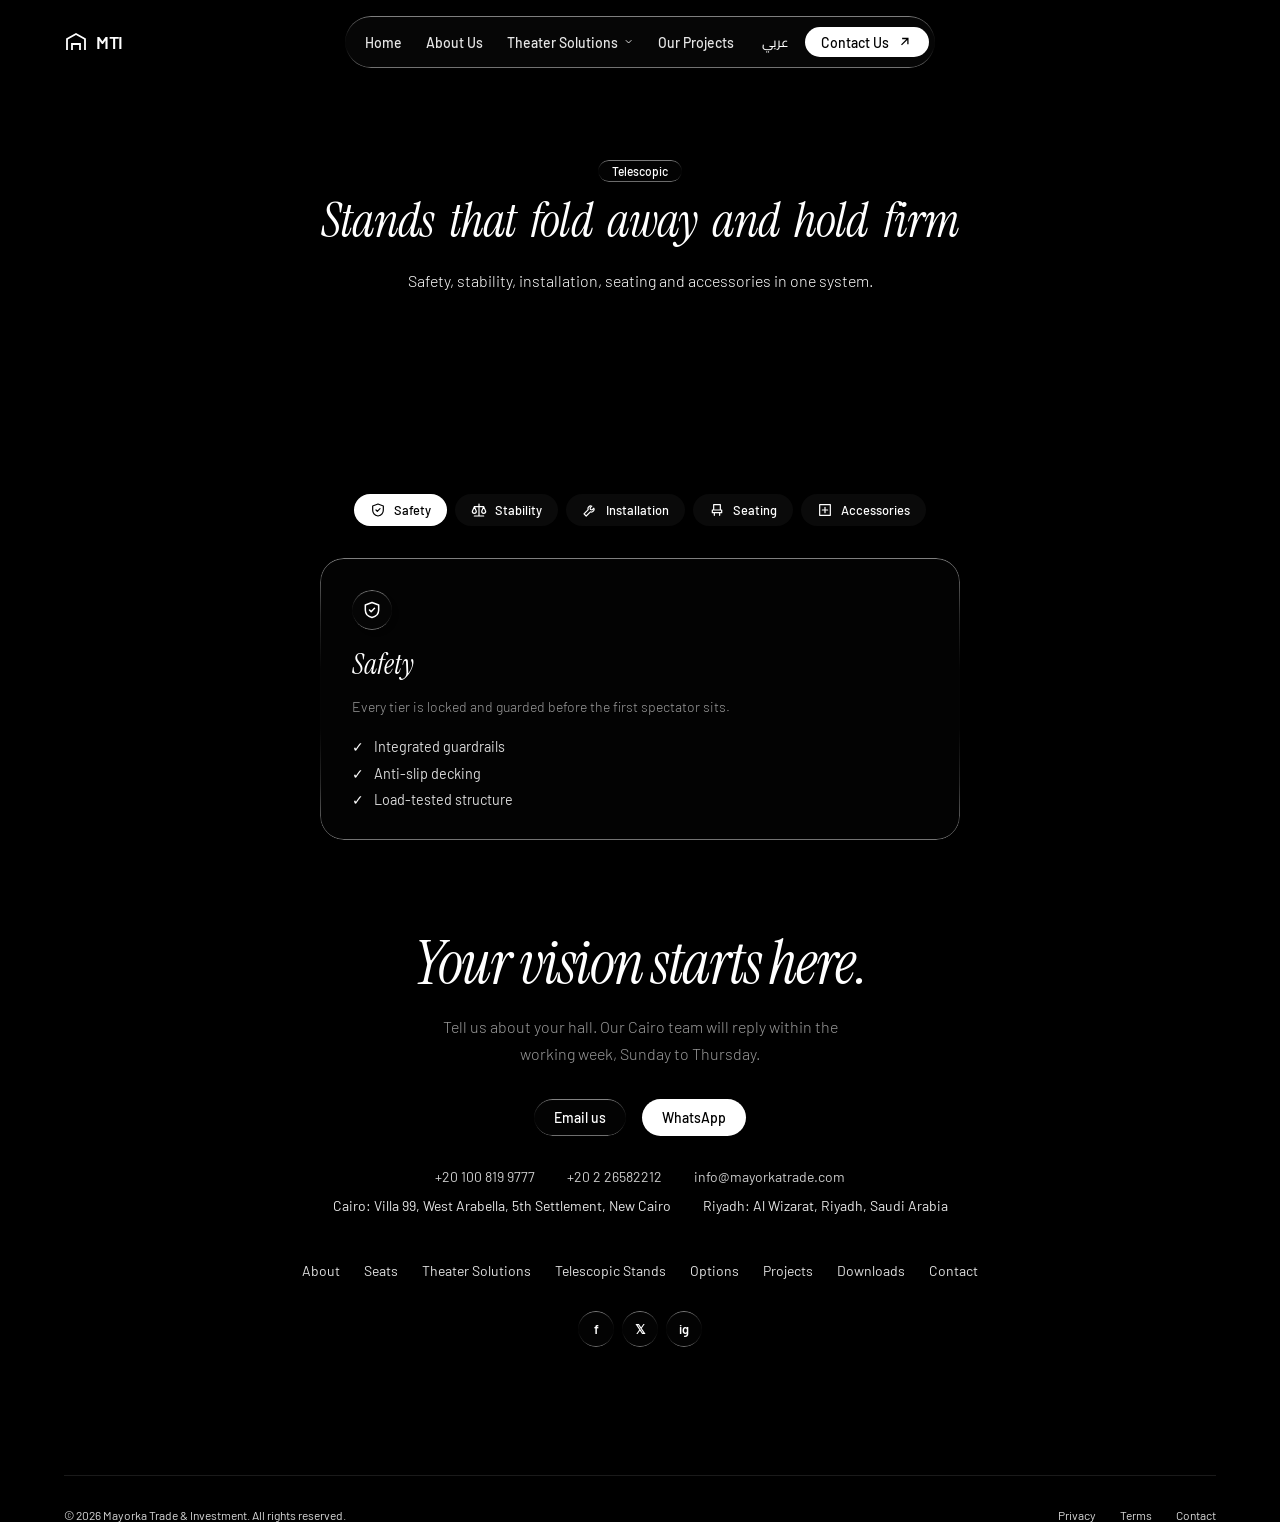
<file: telescopic.html>
<!doctype html>
<html lang="en" dir="ltr">
<head>
<meta charset="utf-8">
<meta name="viewport" content="width=device-width,initial-scale=1,viewport-fit=cover">
<script src="theme.js"></script>
<title>MTI | Telescopic Stands</title>
<link rel="preconnect" href="https://fonts.googleapis.com">
<link rel="preconnect" href="https://fonts.gstatic.com" crossorigin>
<link rel="stylesheet" href="https://fonts.googleapis.com/css2?family=Barlow:wght@300;400;500;600&family=Instrument+Serif:ital@0;1&family=Cairo:wght@300;400;500;600;700&display=swap">
<style>
:root{--bg:#000;--fg:#fff;--muted:rgba(255,255,255,.6);--serif:'Instrument Serif','Cairo',serif;--sans:'Barlow','Cairo',ui-sans-serif,sans-serif}
*{box-sizing:border-box;margin:0;padding:0}
html{scroll-behavior:smooth}
body{background:var(--bg);color:var(--fg);font-family:var(--sans);-webkit-font-smoothing:antialiased;min-height:100svh;overflow-x:hidden}
a{color:inherit;text-decoration:none}ul{list-style:none}
::selection{background:rgba(255,255,255,.25);color:#000}
:focus-visible{outline:3px solid rgba(255,255,255,.5);outline-offset:2px}
.serif{font-family:var(--serif);font-style:italic}
[dir=rtl] .serif{font-style:normal;font-weight:600}
/* liquid glass (identical to Prism) */
.lg,.lgs{background:rgba(255,255,255,.01);background-blend-mode:luminosity;backdrop-filter:blur(4px);-webkit-backdrop-filter:blur(4px);box-shadow:inset 0 1px 1px rgba(255,255,255,.1);position:relative;overflow:hidden}
.lgs{backdrop-filter:blur(50px);-webkit-backdrop-filter:blur(50px);box-shadow:4px 4px 4px rgba(0,0,0,.05),inset 0 1px 1px rgba(255,255,255,.15)}
.lg::before,.lgs::before{content:'';position:absolute;inset:0;border-radius:inherit;padding:1.4px;background:linear-gradient(180deg,rgba(255,255,255,.45),rgba(255,255,255,.15) 20%,rgba(255,255,255,0) 40%,rgba(255,255,255,0) 60%,rgba(255,255,255,.15) 80%,rgba(255,255,255,.45));-webkit-mask:linear-gradient(#fff 0 0) content-box,linear-gradient(#fff 0 0);-webkit-mask-composite:xor;mask-composite:exclude;pointer-events:none}
.rise{animation:rise .6s ease-out both}
.rs{animation:rs .6s ease-out both}
.wr{display:inline-block;animation:wr .7s ease-out both}
@keyframes rise{from{opacity:0;transform:translateY(20px)}to{opacity:1;transform:none}}
@keyframes rs{from{transform:translateY(20px)}to{transform:none}}
@keyframes wr{0%{transform:translateY(50px)}50%{transform:translateY(-5px)}100%{transform:none}}
@media(prefers-reduced-motion:reduce){.rise,.rs,.wr{animation:none}}
/* video backdrop */
.vb{position:absolute;inset:0;width:100%;height:100%;object-fit:cover;z-index:0}
.fb,.ft{position:absolute;inset-inline:0;height:200px;z-index:1;pointer-events:none}
.fb{bottom:0;background:linear-gradient(to top,#000,transparent)}
.ft{top:0;background:linear-gradient(to bottom,#000,transparent)}
.sec{position:relative;overflow:hidden}
.wrap{position:relative;z-index:2;max-width:72rem;margin-inline:auto}
.pad{padding:6rem 1.5rem}
@media(min-width:768px){.pad{padding-inline:4rem}}
@media(min-width:1024px){.pad{padding-inline:6rem}}
/* pieces */
.pill{display:inline-block;border-radius:999px;padding:.25rem .875rem;font-size:.75rem;font-weight:500}
.gbtn{display:inline-flex;align-items:center;justify-content:center;gap:.5rem;border-radius:999px;padding:.625rem 1.25rem;font:500 .875rem var(--sans);color:#fff;border:0;cursor:pointer;white-space:nowrap}
.btn{display:inline-flex;align-items:center;gap:.5rem;border-radius:999px;padding:.625rem 1.25rem;font:500 .875rem var(--sans);background:#fff;color:#000;border:0;cursor:pointer;white-space:nowrap}
.btn.sm{padding:.4rem 1rem}
.ghost{background:none;color:#fff}.ghost:hover{background:rgba(255,255,255,.1)}
h2.h{font-size:2.25rem;line-height:.9;letter-spacing:-.025em;font-weight:400}
@media(min-width:768px){h2.h{font-size:3rem}}@media(min-width:1024px){h2.h{font-size:3.75rem}}
.p{font-size:.875rem;line-height:1.65;font-weight:300;color:var(--muted)}
.ctr{display:flex;flex-direction:column;align-items:center;text-align:center}
svg{width:1.1em;height:1.1em;flex:none}[dir=rtl] .ar{transform:scaleX(-1)}
/* nav */
header{position:fixed;inset-inline:0;top:1rem;z-index:50;padding:0 1.5rem}
@media(min-width:1024px){header{padding:0 4rem}}
nav{display:flex;align-items:center;justify-content:space-between;gap:1rem}
@media(min-width:768px){nav{display:grid;grid-template-columns:1fr auto 1fr}}
.logo{display:flex;align-items:center;gap:.5rem;font-size:1.125rem;font-weight:600;letter-spacing:-.02em;justify-self:start}
.bar{display:flex;align-items:center;gap:.25rem;border-radius:999px;padding:.375rem}
.links{display:none}@media(min-width:768px){.links{display:flex}.bar{padding-inline-start:.5rem}}
.links a{padding:.5rem .75rem;font-size:.875rem;font-weight:500;color:rgba(255,255,255,.9)}.links a:hover{color:#fff}
.lang{background:none;border:0;color:#fff;font:500 .8rem var(--sans);padding:.5rem .75rem;cursor:pointer;border-radius:999px}.lang:hover{background:rgba(255,255,255,.1)}
/* hero */
#home{min-height:100svh;display:flex;flex-direction:column}
.hin{position:relative;z-index:10;flex:1;display:flex;flex-direction:column;align-items:center;text-align:center;padding:9rem 1.5rem 0}
@media(min-width:768px){.hin{padding-top:11rem}}
.hin h1{margin-top:1.5rem;max-width:48rem;font-size:3.75rem;line-height:.85;letter-spacing:-2px;font-weight:400}
[dir=rtl] .hin h1{line-height:1.05;letter-spacing:0}
@media(min-width:768px){.hin h1{font-size:4.5rem}}@media(min-width:1024px){.hin h1{font-size:5.5rem;letter-spacing:-4px}[dir=rtl] .hin h1{letter-spacing:0}}
h1 span.w{display:inline-flex;flex-wrap:wrap;justify-content:center;gap:0 .3em}
.part{margin-top:auto;padding:4rem 0 2rem;gap:1.5rem}
.part ul{display:flex;flex-wrap:wrap;justify-content:center;gap:1rem 3rem}
.part li{font-size:1.5rem;letter-spacing:-.02em}@media(min-width:768px){.part li{font-size:1.875rem}}
/* process */
#process{min-height:700px;display:flex;align-items:center;padding:8rem 1.5rem}
/* features */
.row{display:flex;flex-direction:column;align-items:center;gap:2.5rem;margin-top:4rem}
@media(min-width:1024px){.row{flex-direction:row;gap:4rem;margin-top:6rem}.row.rev{flex-direction:row-reverse}}
.row>*{flex:1}.row h3{font-size:1.875rem;line-height:.95;letter-spacing:-.02em;font-weight:400}
@media(min-width:768px){.row h3{font-size:2.25rem}}
.media{position:relative;aspect-ratio:4/3;width:100%;border-radius:1rem;overflow:hidden}
/* grids */
.g{display:grid;gap:1.5rem;margin-top:4rem;grid-template-columns:1fr}
@media(min-width:768px){.g.b{grid-template-columns:repeat(2,1fr)}.g.t{grid-template-columns:repeat(3,1fr)}}
@media(min-width:1024px){.g.b{grid-template-columns:repeat(4,1fr)}}
.card{border-radius:1rem;padding:1.5rem}
.ico{display:flex;width:2.5rem;height:2.5rem;border-radius:50%;align-items:center;justify-content:center}
.card h3{margin-top:1.5rem;font-size:1.125rem;font-weight:400}.card .p{margin-top:.5rem}
.tag{display:block;margin-top:1.25rem;font-size:.75rem;color:rgba(255,255,255,.5)}
/* stats */
#stats{padding:8rem 1.5rem}
dl{border-radius:1.5rem;padding:3rem;display:grid;grid-template-columns:repeat(2,1fr);gap:2rem;text-align:center}
@media(min-width:768px){dl{padding:4rem}}@media(min-width:1024px){dl{grid-template-columns:repeat(4,1fr)}}
dl div{display:flex;flex-direction:column;gap:.5rem}dt{order:2;font-size:.875rem;font-weight:300;color:var(--muted)}
dd{font-size:2.25rem;letter-spacing:-.02em;font-variant-numeric:tabular-nums}@media(min-width:768px){dd{font-size:3rem}}@media(min-width:1024px){dd{font-size:3.75rem}}
/* cta + footer */
#contact{padding:8rem 1.5rem 2rem}
.cl{display:flex;flex-wrap:wrap;justify-content:center;gap:.75rem 2rem;margin-top:2rem;font-size:.875rem;color:rgba(255,255,255,.8)}
footer{margin-top:8rem;display:flex;flex-direction:column;align-items:center;justify-content:space-between;gap:1rem;border-top:1px solid rgba(255,255,255,.1);padding-top:2rem;font-size:.75rem;color:rgba(255,255,255,.4)}
@media(min-width:640px){footer{flex-direction:row}}
footer nav{display:flex;gap:1.5rem}footer a:hover{color:#fff}

.chips{display:flex;flex-wrap:wrap;justify-content:center;gap:.5rem;margin-top:2.5rem}
.chip{border:0;color:#fff;font:500 .8rem var(--sans);padding:.5rem 1rem;border-radius:999px;cursor:pointer;background:rgba(255,255,255,.04)}
.chip.on{background:#fff;color:#000}
.pc{display:flex;flex-direction:column;gap:.75rem;padding:1.75rem}
.pc[hidden]{display:none}
.pc .n{font-size:2.5rem;letter-spacing:-.02em;line-height:1}
.pc h3{margin:0;font-size:1.25rem}
.soc{display:flex;gap:.5rem;justify-content:center;margin-top:2rem}
.soc a{width:2.25rem;height:2.25rem;border-radius:50%;display:flex;align-items:center;justify-content:center;font-size:.8rem;font-weight:600}
.modal{position:fixed;inset:0;z-index:100;display:none;align-items:center;justify-content:center;padding:1.5rem;background:rgba(0,0,0,.7)}
.modal.on{display:flex}
.box{width:100%;max-width:32rem;border-radius:1.5rem;padding:2rem;background:rgba(10,10,10,.92);position:relative}
.box h3{font-size:1.75rem;font-weight:400;margin-bottom:1rem}.box h4{font-size:.95rem;font-weight:600;margin-top:1.25rem}
.box .p{margin-top:.4rem;color:rgba(255,255,255,.7)}.box .note{margin-top:1.5rem;font-size:.75rem;color:rgba(255,255,255,.4)}
.box button.x{position:absolute;top:1rem;inset-inline-end:1rem;background:none;border:0;color:#fff;font-size:1.25rem;cursor:pointer}
[dir=rtl]{--sans:'Cairo','Barlow',sans-serif}
.pgs{display:flex;flex-wrap:wrap;justify-content:center;gap:.5rem 1.5rem;margin-top:3rem;font-size:.875rem;color:rgba(255,255,255,.7)}.pgs a:hover{color:#fff}
.tabs{display:flex;flex-wrap:wrap;justify-content:center;gap:.5rem;margin-top:2.5rem}.tb{border:0;color:#fff;font:500 .8rem var(--sans);padding:.5rem 1rem;border-radius:999px;cursor:pointer;background:rgba(255,255,255,.04)}.tb.on{background:#fff;color:#000}
.pnl{margin:2rem auto 0;max-width:40rem;padding:2rem;border-radius:1.5rem}.pnl[hidden]{display:none}.pnl ul{margin-top:1.25rem;display:flex;flex-direction:column;gap:.6rem}.pnl li{font-size:.9rem;color:rgba(255,255,255,.85);display:flex;gap:.6rem}.pnl li::before{content:"✓";color:#fff}
.chs{display:flex;flex-wrap:wrap;gap:.5rem;margin-top:1.25rem}.chs .pill{font-weight:400;color:rgba(255,255,255,.85)}
.spec{margin-top:.25rem;display:grid;grid-template-columns:auto 1fr;gap:.35rem 1rem;font-size:.8rem}.spec dt{order:0;color:rgba(255,255,255,.5);font-size:.8rem}.spec dd{font-size:.8rem;letter-spacing:0;font-family:var(--sans);text-align:start}
.cr{display:flex;gap:2rem;align-items:flex-start;flex-wrap:wrap;margin-top:1rem}
.bar.lg{overflow:visible}.links .nl{display:inline-flex;align-items:center;gap:.3rem;border-radius:999px}.links .nl.on{background:rgba(255,255,255,.12);color:#fff}.links .nl:hover{background:rgba(255,255,255,.08)}
.has-dd{position:relative;display:flex}.dd{position:absolute;top:100%;inset-inline-start:0;padding-top:.6rem;display:none;min-width:15rem;z-index:60}.dd-in{border-radius:1.25rem;padding:.4rem;background:rgba(8,8,8,.94)}
.has-dd:hover .dd,.has-dd:focus-within .dd{display:block}.links .dd a{display:block;padding:.6rem .9rem;border-radius:.75rem;font-size:.85rem;color:rgba(255,255,255,.85)}.links .dd a:hover{background:rgba(255,255,255,.1);color:#fff}
.bg{display:inline-flex;padding:.4rem .6rem}@media(min-width:768px){.bg{display:none}}
.mnav{display:none;margin-top:.75rem;border-radius:1.5rem;padding:.5rem;flex-direction:column;background:rgba(8,8,8,.94)}.mnav.on{display:flex}@media(min-width:768px){.mnav{display:none!important}}
.mnav a{padding:.7rem 1rem;border-radius:999px;font-size:.9rem;font-weight:500}.mnav a.on{background:rgba(255,255,255,.12)}.mnav a.sub{padding-inline-start:2rem;font-size:.8rem;color:rgba(255,255,255,.7);font-weight:400}
.scrim{position:fixed;inset:0;z-index:80;background:rgba(0,0,0,.6);opacity:0;pointer-events:none;transition:opacity .3s}.scrim.on{opacity:1;pointer-events:auto}
.panel{position:fixed;top:0;bottom:0;inset-inline-end:0;width:min(28rem,100%);z-index:90;overflow-y:auto;background:rgba(8,8,8,.97);padding:1.5rem;border-inline-start:1px solid rgba(255,255,255,.15);transform:translateX(100%);transition:transform .35s ease}
[dir=rtl] .panel{transform:translateX(-100%)}.panel.on,[dir=rtl] .panel.on{transform:none}
.ph{display:flex;justify-content:space-between;align-items:flex-start;gap:1rem;margin-bottom:1.5rem}.pe{font-size:.75rem;color:rgba(255,255,255,.5)}.ph h3{font-size:2rem;font-weight:400;margin-top:.25rem}
.xb{background:none;border:0;color:#fff;font-size:1.5rem;line-height:1;cursor:pointer;padding:.25rem .5rem;border-radius:999px}.xb:hover{background:rgba(255,255,255,.1)}
.pimg{aspect-ratio:4/3;border-radius:1rem;background:rgba(255,255,255,.04);padding:2rem;margin-bottom:1.25rem}.pimg svg,.cimg svg{width:100%;height:100%}
.cimg{aspect-ratio:16/10;border-radius:.75rem;background:rgba(255,255,255,.04);padding:1rem;margin-bottom:.5rem}
.prow{display:flex;justify-content:space-between;gap:1rem;padding:.75rem 0;border-bottom:1px solid rgba(255,255,255,.1);font-size:.875rem}.prow b{font-weight:500;color:rgba(255,255,255,.55)}
.pbt{display:flex;flex-wrap:wrap;gap:.75rem;margin-top:1.5rem}
.pcard,.pc{cursor:pointer;transition:background .2s}.pcard:hover,.pc:hover{background:rgba(255,255,255,.04)}.hid{display:none!important}
.lmw{display:flex;flex-direction:column;align-items:center;gap:1rem;margin-top:3rem}
.lbx{position:fixed;inset:0;z-index:100;display:none;align-items:center;justify-content:center;padding:1.5rem;background:rgba(0,0,0,.8)}.lbx.on{display:flex}
.lbb{width:100%;max-width:56rem;border-radius:1.5rem;padding:1rem;position:relative;background:rgba(10,10,10,.96)}.lbb .xb{position:absolute;top:1.5rem;inset-inline-end:1.5rem;z-index:3;background:rgba(0,0,0,.5)}
.art{aspect-ratio:16/9;border-radius:1rem;overflow:hidden}.art svg{width:100%;height:100%;display:block}.cap{padding:1.25rem .75rem .5rem}.cap b{font-size:1.5rem;font-weight:400}.cap p{margin-top:.5rem}
</style>
<script>document.documentElement.classList.add("js")</script>
<style id="mti-smooth">/* ===== MTI smooth layer ===== */
:root{--ease:cubic-bezier(.22,1,.36,1)}
@keyframes mtiIn{from{opacity:0}to{opacity:1}}
@keyframes mtiUp{from{opacity:0;transform:translateY(16px)}to{opacity:1;transform:none}}
@keyframes mtiPop{from{opacity:0;transform:translateY(12px) scale(.98)}to{opacity:1;transform:none}}
/* page enter / leave */
body{animation:mtiIn .5s ease both}
html.leaving body{opacity:0;transition:opacity .26s ease}
main{transition:opacity .2s ease}main.lswap{opacity:0}
/* scroll reveal (replaces the fire-on-load .rise) */
html.js .rise{animation:none;opacity:0;transform:translateY(28px);transition:opacity .9s var(--ease),transform .9s var(--ease),background-color .3s ease,border-color .3s ease}
html.js .rise.in{opacity:1;transform:none}
html.js .rise.done{transition:transform .4s var(--ease),opacity .4s ease,background-color .3s ease,border-color .3s ease}
html.js .rise.done.pcard:hover,html.js .rise.done.pc:hover{transform:translateY(-4px)}
/* background videos fade in instead of popping */
html.js .vb{opacity:0;transition:opacity 1.2s ease}html.js .vb.ready{opacity:1}
/* nav dropdown + mobile menu */
.dd{display:block;opacity:0;visibility:hidden;transform:translateY(8px);transition:opacity .25s var(--ease),transform .25s var(--ease),visibility 0s linear .25s}
.has-dd:hover .dd,.has-dd:focus-within .dd{opacity:1;visibility:visible;transform:none;transition-delay:0s}
.links .nl svg{transition:transform .25s var(--ease)}.has-dd:hover .nl svg{transform:rotate(180deg)}
.mnav.on{animation:mtiPop .3s var(--ease)}
/* buttons, chips, links */
.btn,.gbtn,.chip,.tb,.lang,.links a,.mnav a,.dd a,.pgs a,footer a,.xb,.soc a{transition:color .25s ease,background-color .25s ease,border-color .25s ease,transform .25s var(--ease),opacity .25s ease}
.btn:hover,.gbtn:hover{transform:translateY(-1px)}.btn:active,.gbtn:active{transform:none}
.chip:hover:not(.on),.tb:hover:not(.on){background:rgba(255,255,255,.1)}
/* modal / lightbox / panel / tab + filter swaps */
.modal.on,.lbx.on{animation:mtiIn .25s ease}
.modal.on .box,.lbx.on .lbb{animation:mtiPop .35s var(--ease)}
.pc.swap,.pnl.swap{animation:mtiUp .5s var(--ease) both}
.pnl:not([hidden]){animation:mtiUp .5s var(--ease) both}
@media(prefers-reduced-motion:reduce){body{animation:none}html.js .rise{opacity:1;transform:none;transition:none}html.js .vb{opacity:1;transition:none}.pnl:not([hidden]),.pc.swap{animation:none}.dd{transition:none}}
/* footer video: dimmed + softened so the text stays readable */
#cta .vb,#contact .vb{filter:brightness(.55) blur(2px);transform:scale(1.05)}

/* icons */
.ico svg{width:1.25rem;height:1.25rem;stroke-linecap:round;stroke-linejoin:round}
.ico{transition:background-color .3s ease,transform .4s var(--ease)}
.card:hover .ico,.pnl:hover>.ico{background:rgba(255,255,255,.1);transform:scale(1.06)}
.ico+h3[style*="margin:0"]{margin-top:1.25rem!important}
.ico+h3{margin-top:1.25rem}
.pnl>.ico+h3{margin-top:1rem}
.tb{display:inline-flex;align-items:center;gap:.5rem}.tb svg{width:1rem;height:1rem;stroke-width:1.8;stroke-linecap:round;stroke-linejoin:round}
.card a[dir=ltr] svg{width:1rem;height:1rem;stroke-width:1.8;stroke-linecap:round;stroke-linejoin:round}
.card div svg{width:1rem;height:1rem;stroke-linecap:round;stroke-linejoin:round}
</style>
<link rel="stylesheet" href="theme.css">
</head>
<body>
<header>
  <nav>
    <a href="index.html" class="logo" aria-label="MTI"><svg viewBox="0 0 24 24" fill="none" stroke="currentColor" stroke-width="1.8" style="width:1.5rem;height:1.5rem"><path d="M3 20V9l9-5 9 5v11M8 20v-6h8v6"/></svg>MTI</a>
    <div class="lg bar">
      <div class="links"><a href="index.html" class="nl" data-en="Home" data-ar="الرئيسية">Home</a><a href="about.html" class="nl" data-en="About Us" data-ar="من نحن">About Us</a><div class="has-dd"><a href="theater.html" class="nl" aria-haspopup="true"><span data-en="Theater Solutions" data-ar="حلول المسارح">Theater Solutions</span><svg viewBox="0 0 24 24" fill="none" stroke="currentColor" stroke-width="2" style="width:.8em;height:.8em"><path d="m6 9 6 6 6-6"/></svg></a><div class="dd" role="menu"><div class="dd-in lgs"><a href="theater.html#svc-arch" role="menuitem" data-en="Architecture &amp; Design" data-ar="العمارة والتصميم">Architecture &amp; Design</a><a href="theater.html#svc-audio" role="menuitem" data-en="Pro Audio" data-ar="الصوتيات الاحترافية">Pro Audio</a><a href="theater.html#svc-light" role="menuitem" data-en="Pro Lighting" data-ar="الإضاءة الاحترافية">Pro Lighting</a><a href="theater.html#svc-visual" role="menuitem" data-en="Visual &amp; Effects" data-ar="المؤثرات البصرية">Visual &amp; Effects</a><a href="theater.html#svc-mech" role="menuitem" data-en="Mechanism" data-ar="الميكانيزم">Mechanism</a><a href="theater.html#svc-care" role="menuitem" data-en="Annual Care Packages" data-ar="باقات الصيانة السنوية">Annual Care Packages</a></div></div></div><a href="projects.html" class="nl" data-en="Our Projects" data-ar="مشاريعنا">Our Projects</a></div>
      <button class="lang" id="lang" aria-label="Switch language">عربي</button>
      <a href="contact.html" class="btn sm"><span data-en="Contact Us" data-ar="تواصل معنا">Contact Us</span><svg class="ar" viewBox="0 0 24 24" fill="none" stroke="currentColor" stroke-width="2"><path d="M7 17 17 7M8 7h9v9"/></svg></a>
      <button class="lang bg" id="bg" aria-label="Menu" aria-expanded="false"><svg viewBox="0 0 24 24" fill="none" stroke="currentColor" stroke-width="2" style="width:1.25rem;height:1.25rem"><path d="M4 7h16M4 12h16M4 17h16"/></svg></button>
    </div>
  </nav>
  <div class="mnav lg" id="mnav"><a href="index.html" class="m" data-en="Home" data-ar="الرئيسية">Home</a><a href="about.html" class="m" data-en="About Us" data-ar="من نحن">About Us</a><a href="theater.html" class="m" data-en="Theater Solutions" data-ar="حلول المسارح">Theater Solutions</a><a class="sub" href="theater.html#svc-arch" data-en="Architecture &amp; Design" data-ar="العمارة والتصميم">Architecture &amp; Design</a><a class="sub" href="theater.html#svc-audio" data-en="Pro Audio" data-ar="الصوتيات الاحترافية">Pro Audio</a><a class="sub" href="theater.html#svc-light" data-en="Pro Lighting" data-ar="الإضاءة الاحترافية">Pro Lighting</a><a class="sub" href="theater.html#svc-visual" data-en="Visual &amp; Effects" data-ar="المؤثرات البصرية">Visual &amp; Effects</a><a class="sub" href="theater.html#svc-mech" data-en="Mechanism" data-ar="الميكانيزم">Mechanism</a><a class="sub" href="theater.html#svc-care" data-en="Annual Care Packages" data-ar="باقات الصيانة السنوية">Annual Care Packages</a><a href="projects.html" class="m" data-en="Our Projects" data-ar="مشاريعنا">Our Projects</a><a href="contact.html" class="m" data-en="Contact Us" data-ar="تواصل معنا">Contact Us</a></div>
</header>
<script>(function(){var b=document.getElementById("bg"),m=document.getElementById("mnav");b.addEventListener("click",function(){var o=m.classList.toggle("on");b.setAttribute("aria-expanded",o)});m.addEventListener("click",function(e){if(e.target.tagName==="A")m.classList.remove("on")})})()</script>
<main>
<section class="sec" style="padding:10rem 1.5rem 4rem"><video class="vb" src="cta.mp4" autoplay loop muted playsinline aria-hidden="true" tabindex="-1"></video><div class="fb"></div><div aria-hidden="true" style="position:absolute;inset:0;z-index:0;background:rgba(0,0,0,.45)"></div><div class="wrap ctr" style="max-width:48rem"><span class="lg pill rise" style="margin-bottom:1rem" data-en="Telescopic" data-ar="القابلة للطي"></span><h1 id="h1" class="serif" style="font-size:3rem;line-height:.95;letter-spacing:-.02em;font-weight:400" data-en="Stands that fold away and hold firm" data-ar="مدرجات تُطوى وتثبت بقوة"></h1><p class="p rs" style="margin-top:1.5rem;font-size:1rem;color:#fff;max-width:40rem" data-en="Safety, stability, installation, seating and accessories in one system." data-ar="السلامة والثبات والتركيب والمقاعد والإكسسوارات في نظام واحد."></p></div></section>
<section class="pad"><div class="wrap"><div class="tabs" id="tabs" role="tablist"><button class="tb on" role="tab" data-tab="0"><svg viewBox="0 0 24 24" fill="none" stroke="currentColor" stroke-width="1.8" aria-hidden="true"><path d="M12 3 4 6v6c0 5 3.5 8 8 9 4.5-1 8-4 8-9V6zM9 12l2 2 4-4"/></svg><span data-en="Safety" data-ar="السلامة"></span></button><button class="tb" role="tab" data-tab="1"><svg viewBox="0 0 24 24" fill="none" stroke="currentColor" stroke-width="1.8" aria-hidden="true"><path d="M12 3v18M5 21h14M5 7h14M5 7l-3 7a3 3 0 0 0 6 0zM19 7l-3 7a3 3 0 0 0 6 0z"/></svg><span data-en="Stability" data-ar="الثبات"></span></button><button class="tb" role="tab" data-tab="2"><svg viewBox="0 0 24 24" fill="none" stroke="currentColor" stroke-width="1.8" aria-hidden="true"><path d="M14.7 6.3a4 4 0 0 0-5.4 5.1L3 17.7 6.3 21l6.3-6.3a4 4 0 0 0 5.1-5.4l-2.6 2.6-2.4-.6-.6-2.4z"/></svg><span data-en="Installation" data-ar="التركيب"></span></button><button class="tb" role="tab" data-tab="3"><svg viewBox="0 0 24 24" fill="none" stroke="currentColor" stroke-width="1.8" aria-hidden="true"><path d="M7 4h10v8H7zM5 12h14v4H5zM8 16v4M16 16v4"/></svg><span data-en="Seating" data-ar="المقاعد"></span></button><button class="tb" role="tab" data-tab="4"><svg viewBox="0 0 24 24" fill="none" stroke="currentColor" stroke-width="1.8" aria-hidden="true"><path d="M4 4h16v16H4zM12 8v8M8 12h8"/></svg><span data-en="Accessories" data-ar="الإكسسوارات"></span></button></div><div class="pnl lg" data-pn="0" role="tabpanel"><span class="ico lgs"><svg viewBox="0 0 24 24" fill="none" stroke="currentColor" stroke-width="1.8" aria-hidden="true"><path d="M12 3 4 6v6c0 5 3.5 8 8 9 4.5-1 8-4 8-9V6zM9 12l2 2 4-4"/></svg></span><h3 class="serif" style="font-size:1.75rem;font-weight:400" data-en="Safety" data-ar="السلامة"></h3><p class="p" style="margin-top:.75rem" data-en="Every tier is locked and guarded before the first spectator sits." data-ar="كل مستوى مؤمَّن ومزوَّد بحواجز قبل جلوس أول متفرج."></p><ul><li data-en="Integrated guardrails" data-ar="حواجز مدمجة"></li><li data-en="Anti-slip decking" data-ar="أرضية مانعة للانزلاق"></li><li data-en="Load-tested structure" data-ar="هيكل مُختبر تحت الحمل"></li></ul></div><div class="pnl lg" data-pn="1" hidden role="tabpanel"><span class="ico lgs"><svg viewBox="0 0 24 24" fill="none" stroke="currentColor" stroke-width="1.8" aria-hidden="true"><path d="M12 3v18M5 21h14M5 7h14M5 7l-3 7a3 3 0 0 0 6 0zM19 7l-3 7a3 3 0 0 0 6 0z"/></svg></span><h3 class="serif" style="font-size:1.75rem;font-weight:400" data-en="Stability" data-ar="الثبات"></h3><p class="p" style="margin-top:.75rem" data-en="A rigid frame keeps the stand steady under a full crowd." data-ar="هيكل صلب يحافظ على ثبات المدرج تحت حشد كامل."></p><ul><li data-en="Cross-braced frame" data-ar="هيكل بتدعيم متقاطع"></li><li data-en="Levelling feet" data-ar="أرجل ضبط المستوى"></li><li data-en="Locking mechanism" data-ar="آلية تأمين"></li></ul></div><div class="pnl lg" data-pn="2" hidden role="tabpanel"><span class="ico lgs"><svg viewBox="0 0 24 24" fill="none" stroke="currentColor" stroke-width="1.8" aria-hidden="true"><path d="M14.7 6.3a4 4 0 0 0-5.4 5.1L3 17.7 6.3 21l6.3-6.3a4 4 0 0 0 5.1-5.4l-2.6 2.6-2.4-.6-.6-2.4z"/></svg></span><h3 class="serif" style="font-size:1.75rem;font-weight:400" data-en="Installation" data-ar="التركيب"></h3><p class="p" style="margin-top:.75rem" data-en="Planned on site and installed by our own crews." data-ar="يُخطَّط في الموقع ويُركَّب بواسطة فرقنا."></p><ul><li data-en="Site survey" data-ar="معاينة الموقع"></li><li data-en="Fast fit-out" data-ar="تركيب سريع"></li><li data-en="Handover and training" data-ar="تسليم وتدريب"></li></ul></div><div class="pnl lg" data-pn="3" hidden role="tabpanel"><span class="ico lgs"><svg viewBox="0 0 24 24" fill="none" stroke="currentColor" stroke-width="1.8" aria-hidden="true"><path d="M7 4h10v8H7zM5 12h14v4H5zM8 16v4M16 16v4"/></svg></span><h3 class="serif" style="font-size:1.75rem;font-weight:400" data-en="Seating" data-ar="المقاعد"></h3><p class="p" style="margin-top:.75rem" data-en="Choose bench, shell or upholstered seats for each tier." data-ar="اختر مقاعد مقعدية أو قوقعية أو منجّدة لكل مستوى."></p><ul><li data-en="Bench and individual seats" data-ar="مقاعد مشتركة وفردية"></li><li data-en="Multiple finishes" data-ar="تشطيبات متعددة"></li><li data-en="Colour matching" data-ar="مطابقة الألوان"></li></ul></div><div class="pnl lg" data-pn="4" hidden role="tabpanel"><span class="ico lgs"><svg viewBox="0 0 24 24" fill="none" stroke="currentColor" stroke-width="1.8" aria-hidden="true"><path d="M4 4h16v16H4zM12 8v8M8 12h8"/></svg></span><h3 class="serif" style="font-size:1.75rem;font-weight:400" data-en="Accessories" data-ar="الإكسسوارات"></h3><p class="p" style="margin-top:.75rem" data-en="Add-ons that complete the stand for sport and events." data-ar="إضافات تكمل المدرج للرياضة والفعاليات."></p><ul><li data-en="Handrails" data-ar="درابزين"></li><li data-en="Aisle lighting" data-ar="إضاءة الممرات"></li><li data-en="Seat numbering" data-ar="ترقيم المقاعد"></li></ul></div></div></section>
<script>document.querySelectorAll(".tb").forEach(function(b){b.addEventListener("click",function(){document.querySelectorAll(".tb").forEach(function(x){x.classList.toggle("on",x===b)});document.querySelectorAll(".pnl").forEach(function(p){p.hidden=p.dataset.pn!==b.dataset.tab})})})</script>
<!-- CTA + FOOTER on the footer video -->
<section id="cta" class="sec">
  <video class="vb" src="cta.mp4" autoplay loop muted playsinline aria-hidden="true" tabindex="-1"></video>
  <div class="ft"></div>
  <div class="wrap">
    <div class="rise ctr">
      <h2 class="h serif" style="max-width:48rem" data-en="Your vision starts here." data-ar="رؤيتك تبدأ من هنا."></h2>
      <p class="p" style="margin-top:1.5rem;max-width:28rem;font-size:1rem" data-en="Tell us about your hall. Our Cairo team will reply within the working week, Sunday to Thursday." data-ar="حدّثنا عن قاعتك. سيرد فريقنا في القاهرة خلال أسبوع العمل، من الأحد إلى الخميس."></p>
      <div style="margin-top:2rem;display:flex;flex-wrap:wrap;gap:1rem;justify-content:center">
        <a class="gbtn lgs" href="mailto:info@mayorkatrade.com" data-en="Email us" data-ar="راسلنا">Email us</a>
        <a class="btn" href="https://wa.me/201008199777" data-en="WhatsApp" data-ar="واتساب">WhatsApp</a>
      </div>
      <div class="cl"><span dir="ltr">+20 100 819 9777</span><span dir="ltr">+20 2 26582212</span><span dir="ltr">info@mayorkatrade.com</span></div>
      <div class="cl" style="margin-top:.75rem;color:rgba(255,255,255,.6)"><span data-en="Cairo: Villa 99, West Arabella, 5th Settlement, New Cairo" data-ar="القاهرة: فيلا 99، ويست أرابيلا، التجمع الخامس، القاهرة الجديدة"></span><span data-en="Riyadh: Al Wizarat, Riyadh, Saudi Arabia" data-ar="الرياض: الوزارات، الرياض، المملكة العربية السعودية"></span></div>
    </div>
    <nav class="pgs" aria-label="Pages"><a href="about.html" data-en="About" data-ar="من نحن">About</a><a href="seats.html" data-en="Seats" data-ar="المقاعد">Seats</a><a href="theater.html" data-en="Theater Solutions" data-ar="حلول المسارح">Theater Solutions</a><a href="telescopic.html" data-en="Telescopic Stands" data-ar="المدرجات القابلة للطي">Telescopic Stands</a><a href="options.html" data-en="Options" data-ar="الخيارات">Options</a><a href="projects.html" data-en="Projects" data-ar="المشاريع">Projects</a><a href="downloads.html" data-en="Downloads" data-ar="التحميلات">Downloads</a><a href="contact.html" data-en="Contact" data-ar="تواصل">Contact</a></nav>
    <div class="soc"><a class="lg" href="#" target="_blank" rel="noopener" aria-label="Facebook">f</a><a class="lg" href="#" target="_blank" rel="noopener" aria-label="X">𝕏</a><a class="lg" href="#" target="_blank" rel="noopener" aria-label="Instagram">ig</a></div>
    <footer>
      <p data-en="© 2026 Mayorka Trade & Investment. All rights reserved." data-ar="© 2026 مايوركا للتجارة والاستثمار. جميع الحقوق محفوظة."></p>
      <nav><a href="#" data-legal="privacy" data-en="Privacy" data-ar="الخصوصية">Privacy</a><a href="#" data-legal="terms" data-en="Terms" data-ar="الشروط">Terms</a><a href="#contact" data-en="Contact" data-ar="تواصل">Contact</a></nav>
    </footer>
  </div>
</section>
</main>
<div class="modal" id="legal" role="dialog" aria-modal="true" aria-labelledby="lt"><div class="box lgs">
  <button class="x" id="lx" aria-label="Close">×</button>
  <div id="l-privacy" hidden><h3 class="serif" id="lt" data-en="Privacy" data-ar="الخصوصية"></h3>
    <h4 data-en="What we collect" data-ar="ما نجمعه"></h4><p class="p" data-en="This site does not collect personal data. There are no accounts, forms or newsletters." data-ar="لا يجمع هذا الموقع أي بيانات شخصية. لا توجد حسابات أو نماذج أو نشرات بريدية."></p>
    <h4 data-en="Contact" data-ar="التواصل"></h4><p class="p" data-en="Messages sent by phone, email or WhatsApp are handled by the MTI team only." data-ar="الرسائل المرسلة عبر الهاتف أو البريد أو واتساب يتعامل معها فريق MTI فقط."></p><p class="note" data-en="Draft text for review. Final legal wording to be supplied." data-ar="نص مبدئي للمراجعة. يُستبدل بالصياغة القانونية النهائية."></p></div>
  <div id="l-terms" hidden><h3 class="serif" data-en="Terms" data-ar="الشروط"></h3>
    <h4 data-en="Use of this site" data-ar="استخدام الموقع"></h4><p class="p" data-en="Content is for information only. It is not an offer, a quotation or a price list." data-ar="المحتوى للتعريف فقط. وهو ليس عرضًا ولا تسعيرًا ولا قائمة أسعار."></p>
    <h4 data-en="Specifications" data-ar="المواصفات"></h4><p class="p" data-en="Specifications and images may change without notice." data-ar="قد تتغير المواصفات والصور دون إشعار."></p><p class="note" data-en="Draft text for review. Final legal wording to be supplied." data-ar="نص مبدئي للمراجعة. يُستبدل بالصياغة القانونية النهائية."></p></div>
</div></div>
<script>
(function(){
  var root=document.documentElement,btn=document.getElementById('lang'),h1=document.getElementById('h1');
  function words(){
    var t=h1.getAttribute('data-'+root.lang);
    h1.innerHTML='<span class="w" dir="auto">'+t.split(' ').map(function(w,i){return '<span class="wr" style="animation-delay:'+i*100+'ms">'+w+'</span>'}).join(' ')+'</span>';
  }
  function apply(l){
    root.lang=l;root.dir=l==='ar'?'rtl':'ltr';
    document.querySelectorAll('[data-en]').forEach(function(e){if(e!==h1)e.innerHTML=e.getAttribute('data-'+l)});
    btn.textContent=l==='ar'?'EN':'عربي';
    document.title=l==='ar'?'MTI | مايوركا للتجارة والاستثمار':'MTI | Mayorka Trade & Investment';
    words();
    try{localStorage.setItem('mti-lang',l)}catch(e){}
  }

  document.querySelectorAll('.chip').forEach(function(c){c.addEventListener('click',function(){
    document.querySelectorAll('.chip').forEach(function(x){x.classList.toggle('on',x===c)});
    document.querySelectorAll('.pc').forEach(function(p){p.hidden=c.dataset.chip!=='all'&&p.dataset.s!==c.dataset.chip});
  })});
  var lg=document.getElementById('legal');
  function openL(k){document.getElementById('l-privacy').hidden=k!=='privacy';document.getElementById('l-terms').hidden=k!=='terms';lg.classList.add('on');document.getElementById('lx').focus()}
  function closeL(){lg.classList.remove('on')}
  document.querySelectorAll('[data-legal]').forEach(function(a){a.addEventListener('click',function(e){e.preventDefault();openL(a.dataset.legal)})});
  document.getElementById('lx').addEventListener('click',closeL);
  lg.addEventListener('click',function(e){if(e.target===lg)closeL()});
  document.addEventListener('keydown',function(e){if(e.key==='Escape')closeL()});
  btn.addEventListener('click',function(){apply(root.lang==='ar'?'en':'ar')});
  var s='en';try{s=localStorage.getItem('mti-lang')||'en'}catch(e){}
  apply(s);
})();
</script>
<!--OV--><!--/OV-->
<script id="mti-smooth-js">/* ===== MTI smooth layer ===== */
(function(){
  var d=document,root=d.documentElement,reduce=false;
  try{reduce=matchMedia('(prefers-reduced-motion:reduce)').matches}catch(e){}

  /* 1. scroll reveal */
  var io=null;
  function reveal(el){
    el.classList.add('in');
    var t=(parseFloat(el.style.transitionDelay)||0)*1000+950;
    setTimeout(function(){el.style.transitionDelay='';el.classList.add('done')},t);
  }
  if('IntersectionObserver' in window&&!reduce){
    io=new IntersectionObserver(function(es){es.forEach(function(e){if(e.isIntersecting){io.unobserve(e.target);reveal(e.target)}})},{threshold:.12,rootMargin:'0px 0px -5% 0px'});
  }
  function watch(el){el.classList.remove('done');if(io)io.observe(el);else el.classList.add('in','done')}
  window.__mtiWatch=watch;
  d.querySelectorAll('.rise').forEach(function(el){var ad=el.style.animationDelay;if(ad)el.style.transitionDelay=ad;watch(el)});

  /* 2. background videos fade in once they can play */
  d.querySelectorAll('.vb').forEach(function(v){
    var done=false;function ok(){if(!done){done=true;v.classList.add('ready')}}
    if(v.readyState>=2)ok();
    v.addEventListener('loadeddata',ok);v.addEventListener('playing',ok);
    setTimeout(ok,2500);
  });

  /* 3. page-to-page transition */
  d.addEventListener('click',function(e){
    if(e.defaultPrevented||e.button||e.metaKey||e.ctrlKey||e.shiftKey||e.altKey)return;
    var a=e.target.closest&&e.target.closest('a[href]');if(!a)return;
    if((a.target&&a.target!=='_self')||a.hasAttribute('download'))return;
    var u;try{u=new URL(a.href,location.href)}catch(x){return}
    if(u.protocol!==location.protocol||u.host!==location.host)return;
    if(u.pathname===location.pathname&&u.search===location.search)return;
    if(!/\.html?$|\/$/.test(u.pathname))return;
    e.preventDefault();root.classList.add('leaving');
    setTimeout(function(){location.href=u.href},reduce?0:260);
  });
  addEventListener('pageshow',function(e){if(e.persisted)root.classList.remove('leaving')});

  /* 4. language switch: fade content out, swap, fade back in */
  var lb=d.getElementById('lang'),mn=d.querySelector('main'),pass=false;
  if(lb&&mn&&!reduce){
    lb.addEventListener('click',function(e){
      if(pass){pass=false;requestAnimationFrame(function(){requestAnimationFrame(function(){mn.classList.remove('lswap')})});return}
      e.stopImmediatePropagation();mn.classList.add('lswap');
      setTimeout(function(){pass=true;lb.click()},200);
    },true);
  }

  /* 5. filter chips / tabs: animate the newly shown items */
  d.addEventListener('click',function(e){
    if(!(e.target.closest&&e.target.closest('.chip,.tb')))return;
    setTimeout(function(){
      d.querySelectorAll('.pc:not([hidden]),.pnl:not([hidden])').forEach(function(el){
        el.classList.remove('swap');void el.offsetWidth;el.classList.add('swap');
        el.addEventListener('animationend',function(){el.classList.remove('swap')},{once:true});
      });
    },0);
  });
})();
</script>
</body>
</html>
</file>
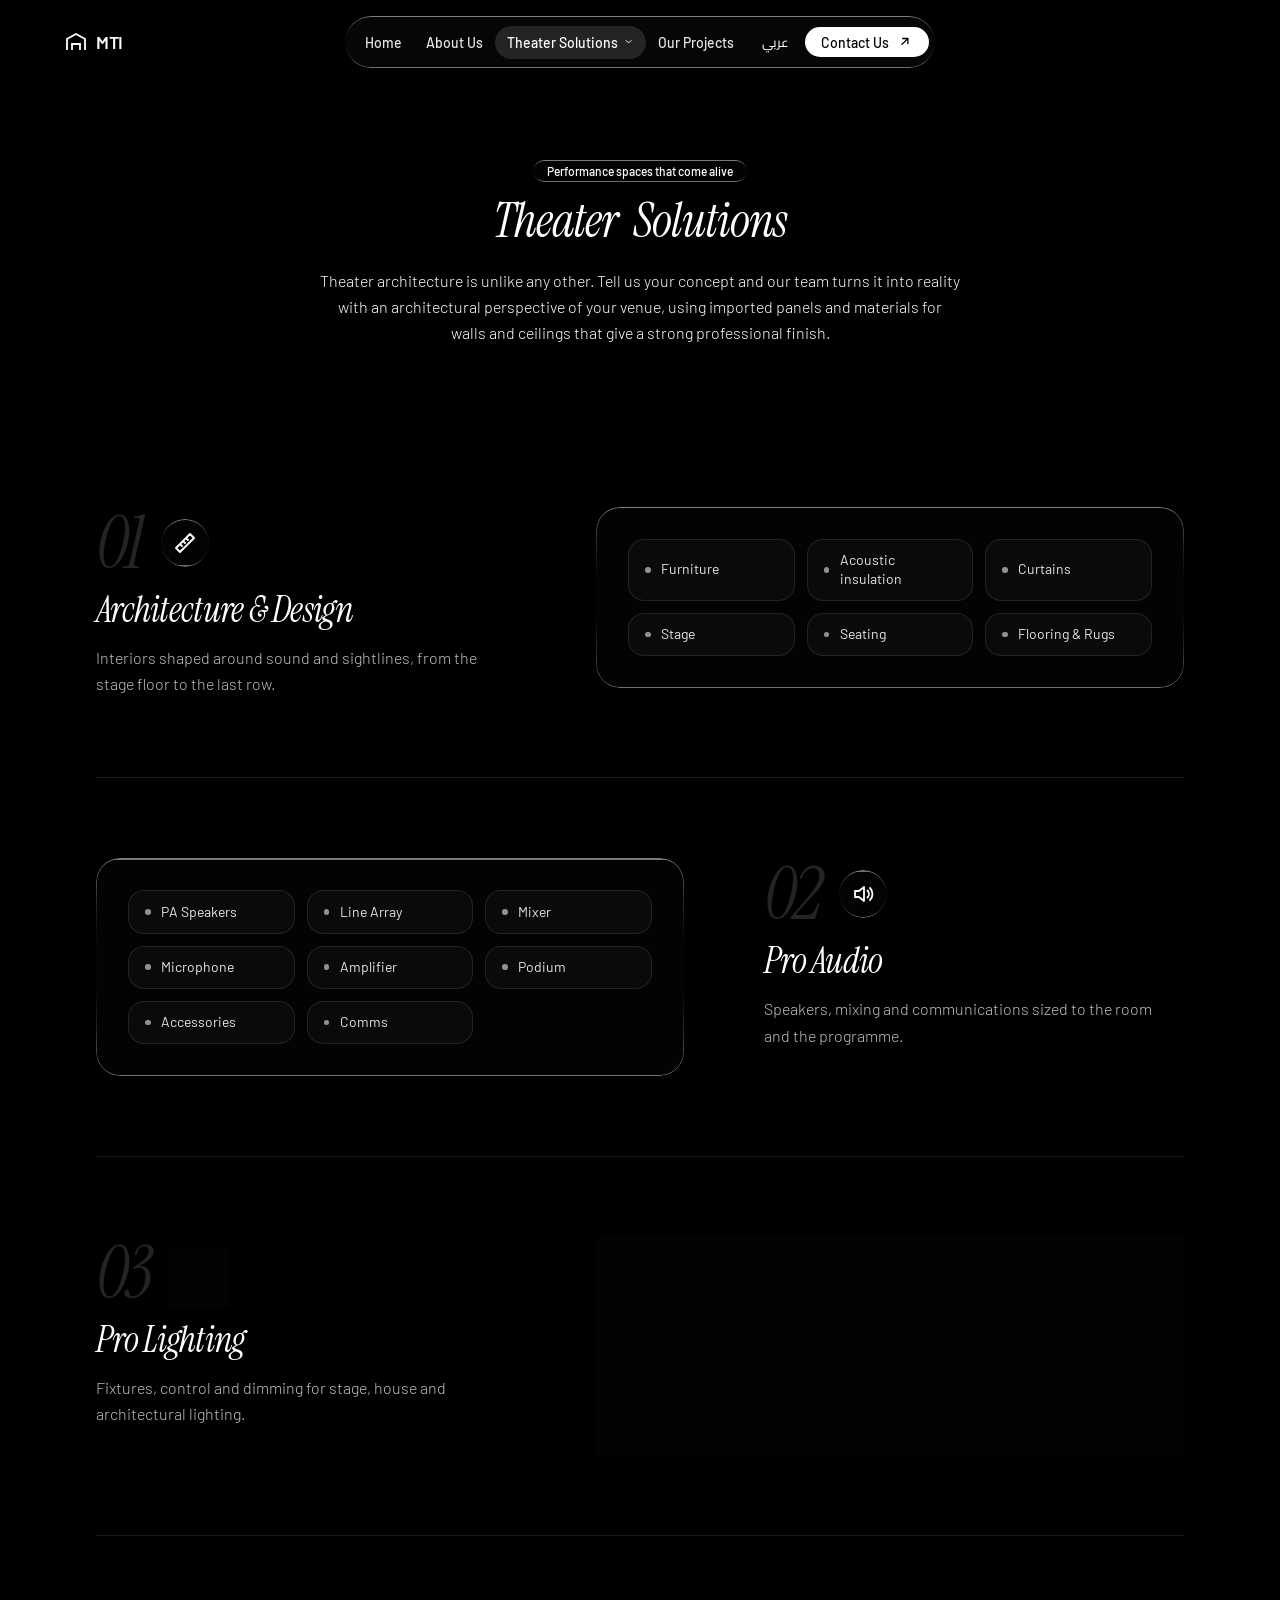
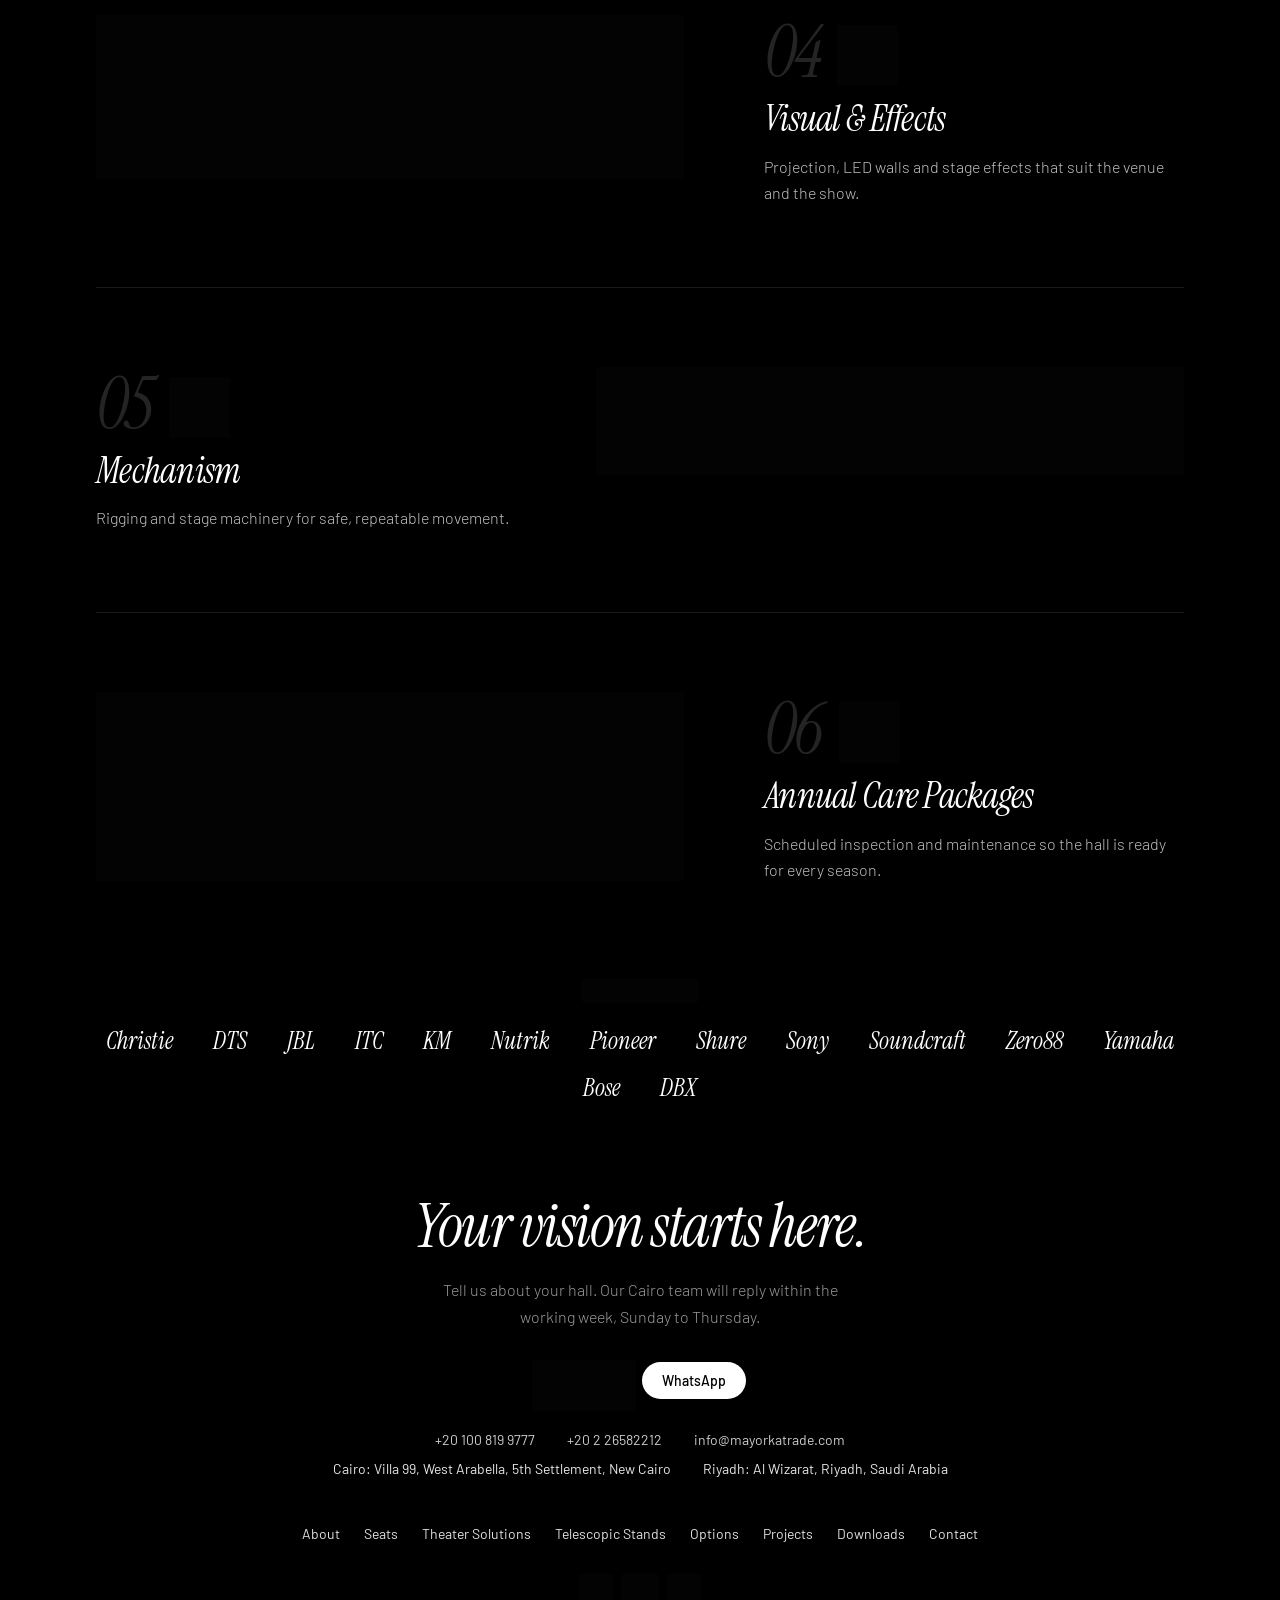
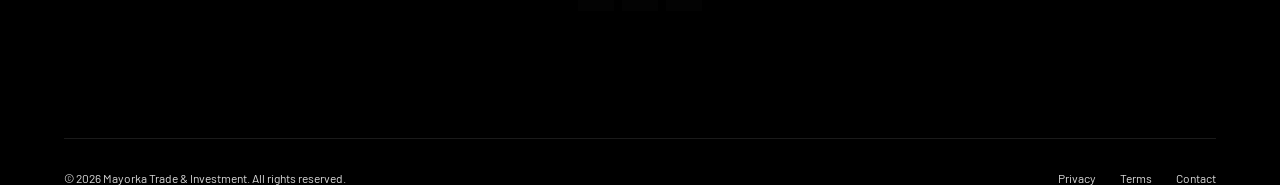
<file: theater.html>
<!doctype html>
<html lang="en" dir="ltr">
<head>
<meta charset="utf-8">
<meta name="viewport" content="width=device-width,initial-scale=1,viewport-fit=cover">
<script src="theme.js"></script>
<title>MTI | Theater Solutions</title>
<link rel="preconnect" href="https://fonts.googleapis.com">
<link rel="preconnect" href="https://fonts.gstatic.com" crossorigin>
<link rel="stylesheet" href="https://fonts.googleapis.com/css2?family=Barlow:wght@300;400;500;600&family=Instrument+Serif:ital@0;1&family=Cairo:wght@300;400;500;600;700&display=swap">
<style>
:root{--bg:#000;--fg:#fff;--muted:rgba(255,255,255,.6);--serif:'Instrument Serif','Cairo',serif;--sans:'Barlow','Cairo',ui-sans-serif,sans-serif}
*{box-sizing:border-box;margin:0;padding:0}
html{scroll-behavior:smooth}
body{background:var(--bg);color:var(--fg);font-family:var(--sans);-webkit-font-smoothing:antialiased;min-height:100svh;overflow-x:hidden}
a{color:inherit;text-decoration:none}ul{list-style:none}
::selection{background:rgba(255,255,255,.25);color:#000}
:focus-visible{outline:3px solid rgba(255,255,255,.5);outline-offset:2px}
.serif{font-family:var(--serif);font-style:italic}
[dir=rtl] .serif{font-style:normal;font-weight:600}
/* liquid glass (identical to Prism) */
.lg,.lgs{background:rgba(255,255,255,.01);background-blend-mode:luminosity;backdrop-filter:blur(4px);-webkit-backdrop-filter:blur(4px);box-shadow:inset 0 1px 1px rgba(255,255,255,.1);position:relative;overflow:hidden}
.lgs{backdrop-filter:blur(50px);-webkit-backdrop-filter:blur(50px);box-shadow:4px 4px 4px rgba(0,0,0,.05),inset 0 1px 1px rgba(255,255,255,.15)}
.lg::before,.lgs::before{content:'';position:absolute;inset:0;border-radius:inherit;padding:1.4px;background:linear-gradient(180deg,rgba(255,255,255,.45),rgba(255,255,255,.15) 20%,rgba(255,255,255,0) 40%,rgba(255,255,255,0) 60%,rgba(255,255,255,.15) 80%,rgba(255,255,255,.45));-webkit-mask:linear-gradient(#fff 0 0) content-box,linear-gradient(#fff 0 0);-webkit-mask-composite:xor;mask-composite:exclude;pointer-events:none}
.rise{animation:rise .6s ease-out both}
.rs{animation:rs .6s ease-out both}
.wr{display:inline-block;animation:wr .7s ease-out both}
@keyframes rise{from{opacity:0;transform:translateY(20px)}to{opacity:1;transform:none}}
@keyframes rs{from{transform:translateY(20px)}to{transform:none}}
@keyframes wr{0%{transform:translateY(50px)}50%{transform:translateY(-5px)}100%{transform:none}}
@media(prefers-reduced-motion:reduce){.rise,.rs,.wr{animation:none}}
/* video backdrop */
.vb{position:absolute;inset:0;width:100%;height:100%;object-fit:cover;z-index:0}
.fb,.ft{position:absolute;inset-inline:0;height:200px;z-index:1;pointer-events:none}
.fb{bottom:0;background:linear-gradient(to top,#000,transparent)}
.ft{top:0;background:linear-gradient(to bottom,#000,transparent)}
.sec{position:relative;overflow:hidden}
.wrap{position:relative;z-index:2;max-width:72rem;margin-inline:auto}
.pad{padding:6rem 1.5rem}
@media(min-width:768px){.pad{padding-inline:4rem}}
@media(min-width:1024px){.pad{padding-inline:6rem}}
/* pieces */
.pill{display:inline-block;border-radius:999px;padding:.25rem .875rem;font-size:.75rem;font-weight:500}
.gbtn{display:inline-flex;align-items:center;justify-content:center;gap:.5rem;border-radius:999px;padding:.625rem 1.25rem;font:500 .875rem var(--sans);color:#fff;border:0;cursor:pointer;white-space:nowrap}
.btn{display:inline-flex;align-items:center;gap:.5rem;border-radius:999px;padding:.625rem 1.25rem;font:500 .875rem var(--sans);background:#fff;color:#000;border:0;cursor:pointer;white-space:nowrap}
.btn.sm{padding:.4rem 1rem}
.ghost{background:none;color:#fff}.ghost:hover{background:rgba(255,255,255,.1)}
h2.h{font-size:2.25rem;line-height:.9;letter-spacing:-.025em;font-weight:400}
@media(min-width:768px){h2.h{font-size:3rem}}@media(min-width:1024px){h2.h{font-size:3.75rem}}
.p{font-size:.875rem;line-height:1.65;font-weight:300;color:var(--muted)}
.ctr{display:flex;flex-direction:column;align-items:center;text-align:center}
svg{width:1.1em;height:1.1em;flex:none}[dir=rtl] .ar{transform:scaleX(-1)}
/* nav */
header{position:fixed;inset-inline:0;top:1rem;z-index:50;padding:0 1.5rem}
@media(min-width:1024px){header{padding:0 4rem}}
nav{display:flex;align-items:center;justify-content:space-between;gap:1rem}
@media(min-width:768px){nav{display:grid;grid-template-columns:1fr auto 1fr}}
.logo{display:flex;align-items:center;gap:.5rem;font-size:1.125rem;font-weight:600;letter-spacing:-.02em;justify-self:start}
.bar{display:flex;align-items:center;gap:.25rem;border-radius:999px;padding:.375rem}
.links{display:none}@media(min-width:768px){.links{display:flex}.bar{padding-inline-start:.5rem}}
.links a{padding:.5rem .75rem;font-size:.875rem;font-weight:500;color:rgba(255,255,255,.9)}.links a:hover{color:#fff}
.lang{background:none;border:0;color:#fff;font:500 .8rem var(--sans);padding:.5rem .75rem;cursor:pointer;border-radius:999px}.lang:hover{background:rgba(255,255,255,.1)}
/* hero */
#home{min-height:100svh;display:flex;flex-direction:column}
.hin{position:relative;z-index:10;flex:1;display:flex;flex-direction:column;align-items:center;text-align:center;padding:9rem 1.5rem 0}
@media(min-width:768px){.hin{padding-top:11rem}}
.hin h1{margin-top:1.5rem;max-width:48rem;font-size:3.75rem;line-height:.85;letter-spacing:-2px;font-weight:400}
[dir=rtl] .hin h1{line-height:1.05;letter-spacing:0}
@media(min-width:768px){.hin h1{font-size:4.5rem}}@media(min-width:1024px){.hin h1{font-size:5.5rem;letter-spacing:-4px}[dir=rtl] .hin h1{letter-spacing:0}}
h1 span.w{display:inline-flex;flex-wrap:wrap;justify-content:center;gap:0 .3em}
.part{margin-top:auto;padding:4rem 0 2rem;gap:1.5rem}
.part ul{display:flex;flex-wrap:wrap;justify-content:center;gap:1rem 3rem}
.part li{font-size:1.5rem;letter-spacing:-.02em}@media(min-width:768px){.part li{font-size:1.875rem}}
/* process */
#process{min-height:700px;display:flex;align-items:center;padding:8rem 1.5rem}
/* features */
.row{display:flex;flex-direction:column;align-items:center;gap:2.5rem;margin-top:4rem}
@media(min-width:1024px){.row{flex-direction:row;gap:4rem;margin-top:6rem}.row.rev{flex-direction:row-reverse}}
.row>*{flex:1}.row h3{font-size:1.875rem;line-height:.95;letter-spacing:-.02em;font-weight:400}
@media(min-width:768px){.row h3{font-size:2.25rem}}
.media{position:relative;aspect-ratio:4/3;width:100%;border-radius:1rem;overflow:hidden}
/* grids */
.g{display:grid;gap:1.5rem;margin-top:4rem;grid-template-columns:1fr}
@media(min-width:768px){.g.b{grid-template-columns:repeat(2,1fr)}.g.t{grid-template-columns:repeat(3,1fr)}}
@media(min-width:1024px){.g.b{grid-template-columns:repeat(4,1fr)}}
.card{border-radius:1rem;padding:1.5rem}
.ico{display:flex;width:2.5rem;height:2.5rem;border-radius:50%;align-items:center;justify-content:center}
.card h3{margin-top:1.5rem;font-size:1.125rem;font-weight:400}.card .p{margin-top:.5rem}
.tag{display:block;margin-top:1.25rem;font-size:.75rem;color:rgba(255,255,255,.5)}
/* stats */
#stats{padding:8rem 1.5rem}
dl{border-radius:1.5rem;padding:3rem;display:grid;grid-template-columns:repeat(2,1fr);gap:2rem;text-align:center}
@media(min-width:768px){dl{padding:4rem}}@media(min-width:1024px){dl{grid-template-columns:repeat(4,1fr)}}
dl div{display:flex;flex-direction:column;gap:.5rem}dt{order:2;font-size:.875rem;font-weight:300;color:var(--muted)}
dd{font-size:2.25rem;letter-spacing:-.02em;font-variant-numeric:tabular-nums}@media(min-width:768px){dd{font-size:3rem}}@media(min-width:1024px){dd{font-size:3.75rem}}
/* cta + footer */
#contact{padding:8rem 1.5rem 2rem}
.cl{display:flex;flex-wrap:wrap;justify-content:center;gap:.75rem 2rem;margin-top:2rem;font-size:.875rem;color:rgba(255,255,255,.8)}
footer{margin-top:8rem;display:flex;flex-direction:column;align-items:center;justify-content:space-between;gap:1rem;border-top:1px solid rgba(255,255,255,.1);padding-top:2rem;font-size:.75rem;color:rgba(255,255,255,.4)}
@media(min-width:640px){footer{flex-direction:row}}
footer nav{display:flex;gap:1.5rem}footer a:hover{color:#fff}

.chips{display:flex;flex-wrap:wrap;justify-content:center;gap:.5rem;margin-top:2.5rem}
.chip{border:0;color:#fff;font:500 .8rem var(--sans);padding:.5rem 1rem;border-radius:999px;cursor:pointer;background:rgba(255,255,255,.04)}
.chip.on{background:#fff;color:#000}
.pc{display:flex;flex-direction:column;gap:.75rem;padding:1.75rem}
.pc[hidden]{display:none}
.pc .n{font-size:2.5rem;letter-spacing:-.02em;line-height:1}
.pc h3{margin:0;font-size:1.25rem}
.soc{display:flex;gap:.5rem;justify-content:center;margin-top:2rem}
.soc a{width:2.25rem;height:2.25rem;border-radius:50%;display:flex;align-items:center;justify-content:center;font-size:.8rem;font-weight:600}
.modal{position:fixed;inset:0;z-index:100;display:none;align-items:center;justify-content:center;padding:1.5rem;background:rgba(0,0,0,.7)}
.modal.on{display:flex}
.box{width:100%;max-width:32rem;border-radius:1.5rem;padding:2rem;background:rgba(10,10,10,.92);position:relative}
.box h3{font-size:1.75rem;font-weight:400;margin-bottom:1rem}.box h4{font-size:.95rem;font-weight:600;margin-top:1.25rem}
.box .p{margin-top:.4rem;color:rgba(255,255,255,.7)}.box .note{margin-top:1.5rem;font-size:.75rem;color:rgba(255,255,255,.4)}
.box button.x{position:absolute;top:1rem;inset-inline-end:1rem;background:none;border:0;color:#fff;font-size:1.25rem;cursor:pointer}
[dir=rtl]{--sans:'Cairo','Barlow',sans-serif}
.pgs{display:flex;flex-wrap:wrap;justify-content:center;gap:.5rem 1.5rem;margin-top:3rem;font-size:.875rem;color:rgba(255,255,255,.7)}.pgs a:hover{color:#fff}
.tabs{display:flex;flex-wrap:wrap;justify-content:center;gap:.5rem;margin-top:2.5rem}.tb{border:0;color:#fff;font:500 .8rem var(--sans);padding:.5rem 1rem;border-radius:999px;cursor:pointer;background:rgba(255,255,255,.04)}.tb.on{background:#fff;color:#000}
.pnl{margin:2rem auto 0;max-width:40rem;padding:2rem;border-radius:1.5rem}.pnl[hidden]{display:none}.pnl ul{margin-top:1.25rem;display:flex;flex-direction:column;gap:.6rem}.pnl li{font-size:.9rem;color:rgba(255,255,255,.85);display:flex;gap:.6rem}.pnl li::before{content:"✓";color:#fff}
.chs{display:flex;flex-wrap:wrap;gap:.5rem;margin-top:1.25rem}.chs .pill{font-weight:400;color:rgba(255,255,255,.85)}
.spec{margin-top:.25rem;display:grid;grid-template-columns:auto 1fr;gap:.35rem 1rem;font-size:.8rem}.spec dt{order:0;color:rgba(255,255,255,.5);font-size:.8rem}.spec dd{font-size:.8rem;letter-spacing:0;font-family:var(--sans);text-align:start}
.cr{display:flex;gap:2rem;align-items:flex-start;flex-wrap:wrap;margin-top:1rem}
.bar.lg{overflow:visible}.links .nl{display:inline-flex;align-items:center;gap:.3rem;border-radius:999px}.links .nl.on{background:rgba(255,255,255,.12);color:#fff}.links .nl:hover{background:rgba(255,255,255,.08)}
.has-dd{position:relative;display:flex}.dd{position:absolute;top:100%;inset-inline-start:0;padding-top:.6rem;display:none;min-width:15rem;z-index:60}.dd-in{border-radius:1.25rem;padding:.4rem;background:rgba(8,8,8,.94)}
.has-dd:hover .dd,.has-dd:focus-within .dd{display:block}.links .dd a{display:block;padding:.6rem .9rem;border-radius:.75rem;font-size:.85rem;color:rgba(255,255,255,.85)}.links .dd a:hover{background:rgba(255,255,255,.1);color:#fff}
.bg{display:inline-flex;padding:.4rem .6rem}@media(min-width:768px){.bg{display:none}}
.mnav{display:none;margin-top:.75rem;border-radius:1.5rem;padding:.5rem;flex-direction:column;background:rgba(8,8,8,.94)}.mnav.on{display:flex}@media(min-width:768px){.mnav{display:none!important}}
.mnav a{padding:.7rem 1rem;border-radius:999px;font-size:.9rem;font-weight:500}.mnav a.on{background:rgba(255,255,255,.12)}.mnav a.sub{padding-inline-start:2rem;font-size:.8rem;color:rgba(255,255,255,.7);font-weight:400}
.scrim{position:fixed;inset:0;z-index:80;background:rgba(0,0,0,.6);opacity:0;pointer-events:none;transition:opacity .3s}.scrim.on{opacity:1;pointer-events:auto}
.panel{position:fixed;top:0;bottom:0;inset-inline-end:0;width:min(28rem,100%);z-index:90;overflow-y:auto;background:rgba(8,8,8,.97);padding:1.5rem;border-inline-start:1px solid rgba(255,255,255,.15);transform:translateX(100%);transition:transform .35s ease}
[dir=rtl] .panel{transform:translateX(-100%)}.panel.on,[dir=rtl] .panel.on{transform:none}
.ph{display:flex;justify-content:space-between;align-items:flex-start;gap:1rem;margin-bottom:1.5rem}.pe{font-size:.75rem;color:rgba(255,255,255,.5)}.ph h3{font-size:2rem;font-weight:400;margin-top:.25rem}
.xb{background:none;border:0;color:#fff;font-size:1.5rem;line-height:1;cursor:pointer;padding:.25rem .5rem;border-radius:999px}.xb:hover{background:rgba(255,255,255,.1)}
.pimg{aspect-ratio:4/3;border-radius:1rem;background:rgba(255,255,255,.04);padding:2rem;margin-bottom:1.25rem}.pimg svg,.cimg svg{width:100%;height:100%}
.cimg{aspect-ratio:16/10;border-radius:.75rem;background:rgba(255,255,255,.04);padding:1rem;margin-bottom:.5rem}
.prow{display:flex;justify-content:space-between;gap:1rem;padding:.75rem 0;border-bottom:1px solid rgba(255,255,255,.1);font-size:.875rem}.prow b{font-weight:500;color:rgba(255,255,255,.55)}
.pbt{display:flex;flex-wrap:wrap;gap:.75rem;margin-top:1.5rem}
.pcard,.pc{cursor:pointer;transition:background .2s}.pcard:hover,.pc:hover{background:rgba(255,255,255,.04)}.hid{display:none!important}
.lmw{display:flex;flex-direction:column;align-items:center;gap:1rem;margin-top:3rem}
.lbx{position:fixed;inset:0;z-index:100;display:none;align-items:center;justify-content:center;padding:1.5rem;background:rgba(0,0,0,.8)}.lbx.on{display:flex}
.lbb{width:100%;max-width:56rem;border-radius:1.5rem;padding:1rem;position:relative;background:rgba(10,10,10,.96)}.lbb .xb{position:absolute;top:1.5rem;inset-inline-end:1.5rem;z-index:3;background:rgba(0,0,0,.5)}
.art{aspect-ratio:16/9;border-radius:1rem;overflow:hidden}.art svg{width:100%;height:100%;display:block}.cap{padding:1.25rem .75rem .5rem}.cap b{font-size:1.5rem;font-weight:400}.cap p{margin-top:.5rem}
</style>
<script>document.documentElement.classList.add("js")</script>
<style id="mti-smooth">/* ===== MTI smooth layer ===== */
:root{--ease:cubic-bezier(.22,1,.36,1)}
@keyframes mtiIn{from{opacity:0}to{opacity:1}}
@keyframes mtiUp{from{opacity:0;transform:translateY(16px)}to{opacity:1;transform:none}}
@keyframes mtiPop{from{opacity:0;transform:translateY(12px) scale(.98)}to{opacity:1;transform:none}}
/* page enter / leave */
body{animation:mtiIn .5s ease both}
html.leaving body{opacity:0;transition:opacity .26s ease}
main{transition:opacity .2s ease}main.lswap{opacity:0}
/* scroll reveal (replaces the fire-on-load .rise) */
html.js .rise{animation:none;opacity:0;transform:translateY(28px);transition:opacity .9s var(--ease),transform .9s var(--ease),background-color .3s ease,border-color .3s ease}
html.js .rise.in{opacity:1;transform:none}
html.js .rise.done{transition:transform .4s var(--ease),opacity .4s ease,background-color .3s ease,border-color .3s ease}
html.js .rise.done.pcard:hover,html.js .rise.done.pc:hover{transform:translateY(-4px)}
/* background videos fade in instead of popping */
html.js .vb{opacity:0;transition:opacity 1.2s ease}html.js .vb.ready{opacity:1}
/* nav dropdown + mobile menu */
.dd{display:block;opacity:0;visibility:hidden;transform:translateY(8px);transition:opacity .25s var(--ease),transform .25s var(--ease),visibility 0s linear .25s}
.has-dd:hover .dd,.has-dd:focus-within .dd{opacity:1;visibility:visible;transform:none;transition-delay:0s}
.links .nl svg{transition:transform .25s var(--ease)}.has-dd:hover .nl svg{transform:rotate(180deg)}
.mnav.on{animation:mtiPop .3s var(--ease)}
/* buttons, chips, links */
.btn,.gbtn,.chip,.tb,.lang,.links a,.mnav a,.dd a,.pgs a,footer a,.xb,.soc a{transition:color .25s ease,background-color .25s ease,border-color .25s ease,transform .25s var(--ease),opacity .25s ease}
.btn:hover,.gbtn:hover{transform:translateY(-1px)}.btn:active,.gbtn:active{transform:none}
.chip:hover:not(.on),.tb:hover:not(.on){background:rgba(255,255,255,.1)}
/* modal / lightbox / panel / tab + filter swaps */
.modal.on,.lbx.on{animation:mtiIn .25s ease}
.modal.on .box,.lbx.on .lbb{animation:mtiPop .35s var(--ease)}
.pc.swap,.pnl.swap{animation:mtiUp .5s var(--ease) both}
.pnl:not([hidden]){animation:mtiUp .5s var(--ease) both}
@media(prefers-reduced-motion:reduce){body{animation:none}html.js .rise{opacity:1;transform:none;transition:none}html.js .vb{opacity:1;transition:none}.pnl:not([hidden]),.pc.swap{animation:none}.dd{transition:none}}
/* footer video: dimmed + softened so the text stays readable */
#cta .vb,#contact .vb{filter:brightness(.55) blur(2px);transform:scale(1.05)}

/* icons */
.ico svg{width:1.25rem;height:1.25rem;stroke-linecap:round;stroke-linejoin:round}
.ico{transition:background-color .3s ease,transform .4s var(--ease)}
.card:hover .ico,.pnl:hover>.ico{background:rgba(255,255,255,.1);transform:scale(1.06)}
.ico+h3[style*="margin:0"]{margin-top:1.25rem!important}
.ico+h3{margin-top:1.25rem}
.pnl>.ico+h3{margin-top:1rem}
.tb{display:inline-flex;align-items:center;gap:.5rem}.tb svg{width:1rem;height:1rem;stroke-width:1.8;stroke-linecap:round;stroke-linejoin:round}
.card a[dir=ltr] svg{width:1rem;height:1rem;stroke-width:1.8;stroke-linecap:round;stroke-linejoin:round}
.card div svg{width:1rem;height:1rem;stroke-linecap:round;stroke-linejoin:round}

/* ===== Theater services: one row per service ===== */
.svcs{display:flex;flex-direction:column}
.svc{display:grid;grid-template-columns:minmax(0,1fr);gap:2rem;align-items:start;padding:3.5rem 0;border-top:1px solid rgba(255,255,255,.1);scroll-margin-top:6rem}
.svc:first-child{border-top:0;padding-top:0}
.svc:last-child{padding-bottom:0}
.svc-top{display:flex;align-items:center;gap:1.25rem}.svc-top .ico{width:3rem;height:3rem}.svc-top .ico svg{width:1.5rem;height:1.5rem}
.svc-n{display:block;font-size:4.5rem;line-height:1;letter-spacing:-.04em;color:rgba(255,255,255,.14)}
.svc-head h3{margin-top:.75rem;font-size:2.25rem;line-height:1.05;letter-spacing:-.02em;font-weight:400}
.svc-head .p{margin-top:1rem;font-size:1rem;max-width:26rem;color:rgba(255,255,255,.75)}
.svc-list{padding:1.5rem;border-radius:1.5rem;display:grid;grid-template-columns:repeat(auto-fill,minmax(8.5rem,1fr));gap:.6rem}
.svc-list li{display:flex;align-items:center;gap:.65rem;padding:.7rem 1rem;border-radius:1rem;font-size:.875rem;line-height:1.35;color:rgba(255,255,255,.9);background:rgba(255,255,255,.03);border:1px solid rgba(255,255,255,.1);transition:background-color .3s ease,border-color .3s ease,transform .35s var(--ease)}
.svc-list li::before{content:"";flex:none;width:.35rem;height:.35rem;border-radius:50%;background:rgba(255,255,255,.55)}
.svc-list li:hover{background:rgba(255,255,255,.08);border-color:rgba(255,255,255,.25);transform:translateY(-2px)}
.svc-note{display:flex;flex-direction:column;align-items:flex-start;gap:1.25rem;padding:2rem}
.svc-note .p{font-size:.95rem;color:rgba(255,255,255,.8)}
@media(min-width:900px){
  .svc{grid-template-columns:minmax(0,5fr) minmax(0,7fr);gap:5rem;padding:5rem 0}
  .svc:first-child{padding-top:0}.svc:last-child{padding-bottom:0}
  .svc:nth-child(even){grid-template-columns:minmax(0,7fr) minmax(0,5fr)}
  .svc:nth-child(even) .svc-head{order:2}
  .svc-list{padding:2rem;grid-template-columns:repeat(auto-fill,minmax(9.5rem,1fr));gap:.75rem}
}
</style>
<link rel="stylesheet" href="theme.css">
</head>
<body>
<header>
  <nav>
    <a href="index.html" class="logo" aria-label="MTI"><svg viewBox="0 0 24 24" fill="none" stroke="currentColor" stroke-width="1.8" style="width:1.5rem;height:1.5rem"><path d="M3 20V9l9-5 9 5v11M8 20v-6h8v6"/></svg>MTI</a>
    <div class="lg bar">
      <div class="links"><a href="index.html" class="nl" data-en="Home" data-ar="الرئيسية">Home</a><a href="about.html" class="nl" data-en="About Us" data-ar="من نحن">About Us</a><div class="has-dd"><a href="theater.html" class="nl on" aria-haspopup="true"><span data-en="Theater Solutions" data-ar="حلول المسارح">Theater Solutions</span><svg viewBox="0 0 24 24" fill="none" stroke="currentColor" stroke-width="2" style="width:.8em;height:.8em"><path d="m6 9 6 6 6-6"/></svg></a><div class="dd" role="menu"><div class="dd-in lgs"><a href="theater.html#svc-arch" role="menuitem" data-en="Architecture &amp; Design" data-ar="العمارة والتصميم">Architecture &amp; Design</a><a href="theater.html#svc-audio" role="menuitem" data-en="Pro Audio" data-ar="الصوتيات الاحترافية">Pro Audio</a><a href="theater.html#svc-light" role="menuitem" data-en="Pro Lighting" data-ar="الإضاءة الاحترافية">Pro Lighting</a><a href="theater.html#svc-visual" role="menuitem" data-en="Visual &amp; Effects" data-ar="المؤثرات البصرية">Visual &amp; Effects</a><a href="theater.html#svc-mech" role="menuitem" data-en="Mechanism" data-ar="الميكانيزم">Mechanism</a><a href="theater.html#svc-care" role="menuitem" data-en="Annual Care Packages" data-ar="باقات الصيانة السنوية">Annual Care Packages</a></div></div></div><a href="projects.html" class="nl" data-en="Our Projects" data-ar="مشاريعنا">Our Projects</a></div>
      <button class="lang" id="lang" aria-label="Switch language">عربي</button>
      <a href="contact.html" class="btn sm"><span data-en="Contact Us" data-ar="تواصل معنا">Contact Us</span><svg class="ar" viewBox="0 0 24 24" fill="none" stroke="currentColor" stroke-width="2"><path d="M7 17 17 7M8 7h9v9"/></svg></a>
      <button class="lang bg" id="bg" aria-label="Menu" aria-expanded="false"><svg viewBox="0 0 24 24" fill="none" stroke="currentColor" stroke-width="2" style="width:1.25rem;height:1.25rem"><path d="M4 7h16M4 12h16M4 17h16"/></svg></button>
    </div>
  </nav>
  <div class="mnav lg" id="mnav"><a href="index.html" class="m" data-en="Home" data-ar="الرئيسية">Home</a><a href="about.html" class="m" data-en="About Us" data-ar="من نحن">About Us</a><a href="theater.html" class="m on" data-en="Theater Solutions" data-ar="حلول المسارح">Theater Solutions</a><a class="sub" href="theater.html#svc-arch" data-en="Architecture &amp; Design" data-ar="العمارة والتصميم">Architecture &amp; Design</a><a class="sub" href="theater.html#svc-audio" data-en="Pro Audio" data-ar="الصوتيات الاحترافية">Pro Audio</a><a class="sub" href="theater.html#svc-light" data-en="Pro Lighting" data-ar="الإضاءة الاحترافية">Pro Lighting</a><a class="sub" href="theater.html#svc-visual" data-en="Visual &amp; Effects" data-ar="المؤثرات البصرية">Visual &amp; Effects</a><a class="sub" href="theater.html#svc-mech" data-en="Mechanism" data-ar="الميكانيزم">Mechanism</a><a class="sub" href="theater.html#svc-care" data-en="Annual Care Packages" data-ar="باقات الصيانة السنوية">Annual Care Packages</a><a href="projects.html" class="m" data-en="Our Projects" data-ar="مشاريعنا">Our Projects</a><a href="contact.html" class="m" data-en="Contact Us" data-ar="تواصل معنا">Contact Us</a></div>
</header>
<script>(function(){var b=document.getElementById("bg"),m=document.getElementById("mnav");b.addEventListener("click",function(){var o=m.classList.toggle("on");b.setAttribute("aria-expanded",o)});m.addEventListener("click",function(e){if(e.target.tagName==="A")m.classList.remove("on")})})()</script>
<main>
<section class="sec" style="padding:10rem 1.5rem 4rem"><video class="vb" src="cta.mp4" autoplay loop muted playsinline aria-hidden="true" tabindex="-1"></video><div class="fb"></div><div aria-hidden="true" style="position:absolute;inset:0;z-index:0;background:rgba(0,0,0,.45)"></div><div class="wrap ctr" style="max-width:48rem"><span class="lg pill rise" style="margin-bottom:1rem" data-en="Performance spaces that come alive" data-ar="مساحات أداء تنبض بالحياة"></span><h1 id="h1" class="serif" style="font-size:3rem;line-height:.95;letter-spacing:-.02em;font-weight:400" data-en="Theater Solutions" data-ar="حلول المسارح"></h1><p class="p rs" style="margin-top:1.5rem;font-size:1rem;color:#fff;max-width:40rem" data-en="Theater architecture is unlike any other. Tell us your concept and our team turns it into reality with an architectural perspective of your venue, using imported panels and materials for walls and ceilings that give a strong professional finish." data-ar="يختلف التصميم المعماري للمسارح تمامًا عن أي نوع آخر. عن طريق إخبارنا بمفهومك، سيحول فريقنا فكرتك إلى حقيقة من خلال منظور معماري لمكانك، ونستورد لوحات ومواد للجدران والأسقف تضمن لمسة نهائية احترافية قوية."></p></div></section>
<section class="pad"><div class="wrap"><div class="svcs"><article id="svc-arch" class="svc"><div class="svc-head rise"><div class="svc-top"><span class="svc-n serif" aria-hidden="true">01</span><span class="ico lgs"><svg viewBox="0 0 24 24" fill="none" stroke="currentColor" stroke-width="1.8" aria-hidden="true"><path d="M3 17 17 3l4 4L7 21zM7 13l2 2M10 10l2 2M13 7l2 2"/></svg></span></div><h3 class="serif" data-en="Architecture &amp; Design" data-ar="العمارة والتصميم"></h3><p class="p" data-en="Interiors shaped around sound and sightlines, from the stage floor to the last row." data-ar="تصميم داخلي مبني على الصوتيات وزوايا الرؤية، من أرضية المسرح إلى آخر صف."></p></div><ul class="svc-list lg rise" style="animation-delay:.12s"><li data-en="Furniture" data-ar="أثاث"></li><li data-en="Acoustic insulation" data-ar="العزل الصوتي"></li><li data-en="Curtains" data-ar="ستائر"></li><li data-en="Stage" data-ar="خشبة المسرح"></li><li data-en="Seating" data-ar="المقاعد"></li><li data-en="Flooring &amp; Rugs" data-ar="الأرضيات والسجاد"></li></ul></article><article id="svc-audio" class="svc"><div class="svc-head rise"><div class="svc-top"><span class="svc-n serif" aria-hidden="true">02</span><span class="ico lgs"><svg viewBox="0 0 24 24" fill="none" stroke="currentColor" stroke-width="1.8" aria-hidden="true"><path d="M4 9v6h4l5 4V5L8 9zM16.5 8.5a5 5 0 0 1 0 7M19 6a8.5 8.5 0 0 1 0 12"/></svg></span></div><h3 class="serif" data-en="Pro Audio" data-ar="الصوتيات الاحترافية"></h3><p class="p" data-en="Speakers, mixing and communications sized to the room and the programme." data-ar="سماعات وميكسرات وأنظمة اتصال بحجم القاعة ونوع العروض."></p></div><ul class="svc-list lg rise" style="animation-delay:.12s"><li data-en="PA Speakers" data-ar="سماعات PA"></li><li data-en="Line Array" data-ar="لاين أراي"></li><li data-en="Mixer" data-ar="ميكسر"></li><li data-en="Microphone" data-ar="ميكروفون"></li><li data-en="Amplifier" data-ar="مكبر صوت"></li><li data-en="Podium" data-ar="منصة"></li><li data-en="Accessories" data-ar="إكسسوارات"></li><li data-en="Comms" data-ar="أنظمة الاتصال"></li></ul></article><article id="svc-light" class="svc"><div class="svc-head rise"><div class="svc-top"><span class="svc-n serif" aria-hidden="true">03</span><span class="ico lgs"><svg viewBox="0 0 24 24" fill="none" stroke="currentColor" stroke-width="1.8" aria-hidden="true"><path d="M9 18h6M10 21h4M12 3a6 6 0 0 0-3.5 10.9c.6.5 1 1.2 1 2.1h5c0-.9.4-1.6 1-2.1A6 6 0 0 0 12 3z"/></svg></span></div><h3 class="serif" data-en="Pro Lighting" data-ar="الإضاءة الاحترافية"></h3><p class="p" data-en="Fixtures, control and dimming for stage, house and architectural lighting." data-ar="وحدات إضاءة وتحكم ومخفّتات للمسرح والصالة والإضاءة المعمارية."></p></div><ul class="svc-list lg rise" style="animation-delay:.12s"><li data-en="LED Lights" data-ar="إضاءة LED"></li><li data-en="Lighting Bar" data-ar="لايتنج بار"></li><li data-en="Lighting Desk" data-ar="وحدة تحكم"></li><li data-en="Cue lights" data-ar="كيو لايت"></li><li data-en="Dimmers" data-ar="مخفّتات"></li><li data-en="Fresnel" data-ar="فريزنل"></li><li data-en="Floodlights" data-ar="كشافات"></li><li data-en="Moving Light" data-ar="إضاءة متحركة"></li></ul></article><article id="svc-visual" class="svc"><div class="svc-head rise"><div class="svc-top"><span class="svc-n serif" aria-hidden="true">04</span><span class="ico lgs"><svg viewBox="0 0 24 24" fill="none" stroke="currentColor" stroke-width="1.8" aria-hidden="true"><path d="M3 5h18v11H3zM8 21h8M12 16v5"/></svg></span></div><h3 class="serif" data-en="Visual &amp; Effects" data-ar="المؤثرات البصرية"></h3><p class="p" data-en="Projection, LED walls and stage effects that suit the venue and the show." data-ar="عرض وشاشات LED ومؤثرات مسرحية تناسب المكان والعرض."></p></div><ul class="svc-list lg rise" style="animation-delay:.12s"><li data-en="Projector" data-ar="بروجكتور"></li><li data-en="Projector screen" data-ar="شاشة عرض"></li><li data-en="LED screen" data-ar="شاشة LED"></li><li data-en="Pyro" data-ar="مؤثرات نارية"></li><li data-en="Smoke machine" data-ar="ماكينة دخان"></li><li data-en="Special effects" data-ar="مؤثرات خاصة"></li></ul></article><article id="svc-mech" class="svc"><div class="svc-head rise"><div class="svc-top"><span class="svc-n serif" aria-hidden="true">05</span><span class="ico lgs"><svg viewBox="0 0 24 24" fill="none" stroke="currentColor" stroke-width="1.8" aria-hidden="true"><path d="M12 9a3 3 0 1 0 0 6 3 3 0 0 0 0-6zM12 2v3M12 19v3M2 12h3M19 12h3M4.9 4.9l2.1 2.1M17 17l2.1 2.1M19.1 4.9 17 7M7 17l-2.1 2.1"/></svg></span></div><h3 class="serif" data-en="Mechanism" data-ar="الميكانيزم"></h3><p class="p" data-en="Rigging and stage machinery for safe, repeatable movement." data-ar="أنظمة تعليق وماكينات مسرح لحركة آمنة ومتكررة."></p></div><ul class="svc-list lg rise" style="animation-delay:.12s"><li data-en="Truss" data-ar="تراس"></li><li data-en="Motive" data-ar="موتيف"></li><li data-en="Siti" data-ar="سيتي"></li></ul></article><article id="svc-care" class="svc"><div class="svc-head rise"><div class="svc-top"><span class="svc-n serif" aria-hidden="true">06</span><span class="ico lgs"><svg viewBox="0 0 24 24" fill="none" stroke="currentColor" stroke-width="1.8" aria-hidden="true"><path d="M12 3 4 6v6c0 5 3.5 8 8 9 4.5-1 8-4 8-9V6zM9 12l2 2 4-4"/></svg></span></div><h3 class="serif" data-en="Annual Care Packages" data-ar="باقات الصيانة السنوية"></h3><p class="p" data-en="Scheduled inspection and maintenance so the hall is ready for every season." data-ar="فحص وصيانة دورية لتكون القاعة جاهزة في كل موسم."></p></div><div class="svc-list svc-note lg rise" style="animation-delay:.12s"><p class="p" data-en="Annual packages cover scheduled inspection, cleaning, adjustment and replacement of worn parts across seating, audio, lighting and stage systems. Package scope is agreed per venue." data-ar="تشمل الباقات السنوية الفحص والتنظيف والضبط واستبدال الأجزاء المستهلكة في المقاعد والصوت والإضاءة وأنظمة المسرح. يُتفق على نطاق الباقة لكل موقع."></p><a class="btn" href="contact.html"><span data-en="Request a package" data-ar="اطلب باقة"></span><svg class="ar" viewBox="0 0 24 24" fill="none" stroke="currentColor" stroke-width="2"><path d="M7 17 17 7M8 7h9v9"/></svg></a></div></article></div><div class="rise ctr" style="margin-top:6rem"><span class="lg pill" data-en="Brands we install" data-ar="العلامات التي نركّبها"></span><ul style="display:flex;flex-wrap:wrap;justify-content:center;gap:1rem 2.5rem;margin-top:1.5rem"><li class="serif" style="font-size:1.5rem">Christie</li><li class="serif" style="font-size:1.5rem">DTS</li><li class="serif" style="font-size:1.5rem">JBL</li><li class="serif" style="font-size:1.5rem">ITC</li><li class="serif" style="font-size:1.5rem">KM</li><li class="serif" style="font-size:1.5rem">Nutrik</li><li class="serif" style="font-size:1.5rem">Pioneer</li><li class="serif" style="font-size:1.5rem">Shure</li><li class="serif" style="font-size:1.5rem">Sony</li><li class="serif" style="font-size:1.5rem">Soundcraft</li><li class="serif" style="font-size:1.5rem">Zero88</li><li class="serif" style="font-size:1.5rem">Yamaha</li><li class="serif" style="font-size:1.5rem">Bose</li><li class="serif" style="font-size:1.5rem">DBX</li></ul></div></div></section>
<!-- CTA + FOOTER on the footer video -->
<section id="cta" class="sec">
  <video class="vb" src="cta.mp4" autoplay loop muted playsinline aria-hidden="true" tabindex="-1"></video>
  <div class="ft"></div>
  <div class="wrap">
    <div class="rise ctr">
      <h2 class="h serif" style="max-width:48rem" data-en="Your vision starts here." data-ar="رؤيتك تبدأ من هنا."></h2>
      <p class="p" style="margin-top:1.5rem;max-width:28rem;font-size:1rem" data-en="Tell us about your hall. Our Cairo team will reply within the working week, Sunday to Thursday." data-ar="حدّثنا عن قاعتك. سيرد فريقنا في القاهرة خلال أسبوع العمل، من الأحد إلى الخميس."></p>
      <div style="margin-top:2rem;display:flex;flex-wrap:wrap;gap:1rem;justify-content:center">
        <a class="gbtn lgs" href="mailto:info@mayorkatrade.com" data-en="Email us" data-ar="راسلنا">Email us</a>
        <a class="btn" href="https://wa.me/201008199777" data-en="WhatsApp" data-ar="واتساب">WhatsApp</a>
      </div>
      <div class="cl"><span dir="ltr">+20 100 819 9777</span><span dir="ltr">+20 2 26582212</span><span dir="ltr">info@mayorkatrade.com</span></div>
      <div class="cl" style="margin-top:.75rem;color:rgba(255,255,255,.6)"><span data-en="Cairo: Villa 99, West Arabella, 5th Settlement, New Cairo" data-ar="القاهرة: فيلا 99، ويست أرابيلا، التجمع الخامس، القاهرة الجديدة"></span><span data-en="Riyadh: Al Wizarat, Riyadh, Saudi Arabia" data-ar="الرياض: الوزارات، الرياض، المملكة العربية السعودية"></span></div>
    </div>
    <nav class="pgs" aria-label="Pages"><a href="about.html" data-en="About" data-ar="من نحن">About</a><a href="seats.html" data-en="Seats" data-ar="المقاعد">Seats</a><a href="theater.html" data-en="Theater Solutions" data-ar="حلول المسارح">Theater Solutions</a><a href="telescopic.html" data-en="Telescopic Stands" data-ar="المدرجات القابلة للطي">Telescopic Stands</a><a href="options.html" data-en="Options" data-ar="الخيارات">Options</a><a href="projects.html" data-en="Projects" data-ar="المشاريع">Projects</a><a href="downloads.html" data-en="Downloads" data-ar="التحميلات">Downloads</a><a href="contact.html" data-en="Contact" data-ar="تواصل">Contact</a></nav>
    <div class="soc"><a class="lg" href="#" target="_blank" rel="noopener" aria-label="Facebook">f</a><a class="lg" href="#" target="_blank" rel="noopener" aria-label="X">𝕏</a><a class="lg" href="#" target="_blank" rel="noopener" aria-label="Instagram">ig</a></div>
    <footer>
      <p data-en="© 2026 Mayorka Trade & Investment. All rights reserved." data-ar="© 2026 مايوركا للتجارة والاستثمار. جميع الحقوق محفوظة."></p>
      <nav><a href="#" data-legal="privacy" data-en="Privacy" data-ar="الخصوصية">Privacy</a><a href="#" data-legal="terms" data-en="Terms" data-ar="الشروط">Terms</a><a href="#contact" data-en="Contact" data-ar="تواصل">Contact</a></nav>
    </footer>
  </div>
</section>
</main>
<div class="modal" id="legal" role="dialog" aria-modal="true" aria-labelledby="lt"><div class="box lgs">
  <button class="x" id="lx" aria-label="Close">×</button>
  <div id="l-privacy" hidden><h3 class="serif" id="lt" data-en="Privacy" data-ar="الخصوصية"></h3>
    <h4 data-en="What we collect" data-ar="ما نجمعه"></h4><p class="p" data-en="This site does not collect personal data. There are no accounts, forms or newsletters." data-ar="لا يجمع هذا الموقع أي بيانات شخصية. لا توجد حسابات أو نماذج أو نشرات بريدية."></p>
    <h4 data-en="Contact" data-ar="التواصل"></h4><p class="p" data-en="Messages sent by phone, email or WhatsApp are handled by the MTI team only." data-ar="الرسائل المرسلة عبر الهاتف أو البريد أو واتساب يتعامل معها فريق MTI فقط."></p><p class="note" data-en="Draft text for review. Final legal wording to be supplied." data-ar="نص مبدئي للمراجعة. يُستبدل بالصياغة القانونية النهائية."></p></div>
  <div id="l-terms" hidden><h3 class="serif" data-en="Terms" data-ar="الشروط"></h3>
    <h4 data-en="Use of this site" data-ar="استخدام الموقع"></h4><p class="p" data-en="Content is for information only. It is not an offer, a quotation or a price list." data-ar="المحتوى للتعريف فقط. وهو ليس عرضًا ولا تسعيرًا ولا قائمة أسعار."></p>
    <h4 data-en="Specifications" data-ar="المواصفات"></h4><p class="p" data-en="Specifications and images may change without notice." data-ar="قد تتغير المواصفات والصور دون إشعار."></p><p class="note" data-en="Draft text for review. Final legal wording to be supplied." data-ar="نص مبدئي للمراجعة. يُستبدل بالصياغة القانونية النهائية."></p></div>
</div></div>
<script>
(function(){
  var root=document.documentElement,btn=document.getElementById('lang'),h1=document.getElementById('h1');
  function words(){
    var t=h1.getAttribute('data-'+root.lang);
    h1.innerHTML='<span class="w" dir="auto">'+t.split(' ').map(function(w,i){return '<span class="wr" style="animation-delay:'+i*100+'ms">'+w+'</span>'}).join(' ')+'</span>';
  }
  function apply(l){
    root.lang=l;root.dir=l==='ar'?'rtl':'ltr';
    document.querySelectorAll('[data-en]').forEach(function(e){if(e!==h1)e.innerHTML=e.getAttribute('data-'+l)});
    btn.textContent=l==='ar'?'EN':'عربي';
    document.title=l==='ar'?'MTI | مايوركا للتجارة والاستثمار':'MTI | Mayorka Trade & Investment';
    words();
    try{localStorage.setItem('mti-lang',l)}catch(e){}
  }

  document.querySelectorAll('.chip').forEach(function(c){c.addEventListener('click',function(){
    document.querySelectorAll('.chip').forEach(function(x){x.classList.toggle('on',x===c)});
    document.querySelectorAll('.pc').forEach(function(p){p.hidden=c.dataset.chip!=='all'&&p.dataset.s!==c.dataset.chip});
  })});
  var lg=document.getElementById('legal');
  function openL(k){document.getElementById('l-privacy').hidden=k!=='privacy';document.getElementById('l-terms').hidden=k!=='terms';lg.classList.add('on');document.getElementById('lx').focus()}
  function closeL(){lg.classList.remove('on')}
  document.querySelectorAll('[data-legal]').forEach(function(a){a.addEventListener('click',function(e){e.preventDefault();openL(a.dataset.legal)})});
  document.getElementById('lx').addEventListener('click',closeL);
  lg.addEventListener('click',function(e){if(e.target===lg)closeL()});
  document.addEventListener('keydown',function(e){if(e.key==='Escape')closeL()});
  btn.addEventListener('click',function(){apply(root.lang==='ar'?'en':'ar')});
  var s='en';try{s=localStorage.getItem('mti-lang')||'en'}catch(e){}
  apply(s);
})();
</script>
<!--OV--><!--/OV-->
<script id="mti-smooth-js">/* ===== MTI smooth layer ===== */
(function(){
  var d=document,root=d.documentElement,reduce=false;
  try{reduce=matchMedia('(prefers-reduced-motion:reduce)').matches}catch(e){}

  /* 1. scroll reveal */
  var io=null;
  function reveal(el){
    el.classList.add('in');
    var t=(parseFloat(el.style.transitionDelay)||0)*1000+950;
    setTimeout(function(){el.style.transitionDelay='';el.classList.add('done')},t);
  }
  if('IntersectionObserver' in window&&!reduce){
    io=new IntersectionObserver(function(es){es.forEach(function(e){if(e.isIntersecting){io.unobserve(e.target);reveal(e.target)}})},{threshold:.12,rootMargin:'0px 0px -5% 0px'});
  }
  function watch(el){el.classList.remove('done');if(io)io.observe(el);else el.classList.add('in','done')}
  window.__mtiWatch=watch;
  d.querySelectorAll('.rise').forEach(function(el){var ad=el.style.animationDelay;if(ad)el.style.transitionDelay=ad;watch(el)});

  /* 2. background videos fade in once they can play */
  d.querySelectorAll('.vb').forEach(function(v){
    var done=false;function ok(){if(!done){done=true;v.classList.add('ready')}}
    if(v.readyState>=2)ok();
    v.addEventListener('loadeddata',ok);v.addEventListener('playing',ok);
    setTimeout(ok,2500);
  });

  /* 3. page-to-page transition */
  d.addEventListener('click',function(e){
    if(e.defaultPrevented||e.button||e.metaKey||e.ctrlKey||e.shiftKey||e.altKey)return;
    var a=e.target.closest&&e.target.closest('a[href]');if(!a)return;
    if((a.target&&a.target!=='_self')||a.hasAttribute('download'))return;
    var u;try{u=new URL(a.href,location.href)}catch(x){return}
    if(u.protocol!==location.protocol||u.host!==location.host)return;
    if(u.pathname===location.pathname&&u.search===location.search)return;
    if(!/\.html?$|\/$/.test(u.pathname))return;
    e.preventDefault();root.classList.add('leaving');
    setTimeout(function(){location.href=u.href},reduce?0:260);
  });
  addEventListener('pageshow',function(e){if(e.persisted)root.classList.remove('leaving')});

  /* 4. language switch: fade content out, swap, fade back in */
  var lb=d.getElementById('lang'),mn=d.querySelector('main'),pass=false;
  if(lb&&mn&&!reduce){
    lb.addEventListener('click',function(e){
      if(pass){pass=false;requestAnimationFrame(function(){requestAnimationFrame(function(){mn.classList.remove('lswap')})});return}
      e.stopImmediatePropagation();mn.classList.add('lswap');
      setTimeout(function(){pass=true;lb.click()},200);
    },true);
  }

  /* 5. filter chips / tabs: animate the newly shown items */
  d.addEventListener('click',function(e){
    if(!(e.target.closest&&e.target.closest('.chip,.tb')))return;
    setTimeout(function(){
      d.querySelectorAll('.pc:not([hidden]),.pnl:not([hidden])').forEach(function(el){
        el.classList.remove('swap');void el.offsetWidth;el.classList.add('swap');
        el.addEventListener('animationend',function(){el.classList.remove('swap')},{once:true});
      });
    },0);
  });
})();
</script>
</body>
</html>
</file>
<file: theme.css>
/* =====================================================================
   MTI theme layer  ·  shared clarity fixes
   Loaded after each page's own <style>. Dark only.
   ===================================================================== */

html{color-scheme:dark}

/* ---------- consistency fix, both themes: project tiles were the only glass cards with square corners ---------- */
.pc{border-radius:1rem}
/* RTL: the seat count is dir=ltr so it stretched full width and sat on the opposite side from the title */
.pc .n{align-self:flex-start}

/* ---------- clarity fix, both themes: nav pill sat on a ~transparent glass, so page text showed through the links ---------- */
.bar.lg{background:rgba(12,12,12,.55);-webkit-backdrop-filter:blur(18px);backdrop-filter:blur(18px)}

/* clarity fix, dark: the home hero subtitle ran over the bright part of the ribbon with almost no dimming */
div[aria-hidden="true"][style*="rgba(0,0,0,.05)"]{background:rgba(0,0,0,.28)!important}
#home .hin h1,
#home .hin .p{text-shadow:0 1px 16px rgba(0,0,0,.55)}

/* clarity fix, dark: footer / address text (white .4 and .6) measured 2.5–3.7:1 over the footer video; WCAG wants 4.5:1 */
footer{color:rgba(255,255,255,.85)}
.cl[style*="rgba(255,255,255,.6)"]{color:rgba(255,255,255,.9)!important}
.pgs{color:rgba(255,255,255,.88)}
/* clarity fix, dark: stat labels sat on the orange glow of the stats video, and the "how it works" headline on the bright ribbon */
dl.lg{background:rgba(0,0,0,.42);-webkit-backdrop-filter:blur(24px);backdrop-filter:blur(24px)}
dt{color:rgba(255,255,255,.8)}
#cta .vb,
#contact .vb{filter:brightness(.4) blur(2px)}
#process .vb{filter:brightness(.7)}
#process h2,
#process .p{text-shadow:0 1px 18px rgba(0,0,0,.6)}

/* =====================================================================
   FX layer: scroll progress, parallax, header tuck, card spotlight, softer reveals
   ===================================================================== */
.mti-progress{position:fixed;top:0;left:0;right:0;height:2px;z-index:200;pointer-events:none;transform:scaleX(0);transform-origin:left;background:linear-gradient(90deg,#8b7cff,#ff8fb1)}
html[dir="rtl"] .mti-progress{transform-origin:right}
/* section videos drift slower than the page; hero content eases out */
html.fx .sec>.vb{transform:translate3d(0,var(--py,0px),0) scale(1.1)!important;will-change:transform}
html.fx #home .hin{transform:translate3d(0,var(--hy,0px),0);opacity:var(--ho,1);will-change:transform,opacity}
/* reveal: soft blur-in on top of the existing fade/slide */
html.js .rise:not(.in){filter:blur(6px)}
html.js .rise.in,html.js .rise.done{filter:none}
html.js .rise{transition:opacity 1s var(--ease),transform 1s var(--ease),filter 1s var(--ease),background-color .3s ease,border-color .3s ease}
/* header tucks away on scroll down */
html.fx header{transition:translate .6s cubic-bezier(.22,1,.36,1)}
html.nav-hide header{translate:0 -150%}
/* pointer spotlight inside cards */
.mti-spot{position:absolute;inset:0;border-radius:inherit;pointer-events:none;opacity:0;transition:opacity .4s ease;
  background:radial-gradient(280px circle at var(--mx,50%) var(--my,50%),rgba(255,255,255,.13),transparent 65%)}
.card:hover>.mti-spot,.pc:hover>.mti-spot,.pcard:hover>.mti-spot{opacity:1}
/* smoother interactive states */
.btn,.gbtn,.chip,.tb,.links a,.pc,.pcard,.card{transition-timing-function:cubic-bezier(.22,1,.36,1)}
.btn:active,.gbtn:active{transform:scale(.97)}
@media(prefers-reduced-motion:reduce){.mti-progress,.mti-spot{display:none}html.fx .sec>.vb,html.fx #home .hin{transform:none!important;opacity:1}html.js .rise:not(.in){filter:none}}
</file>
